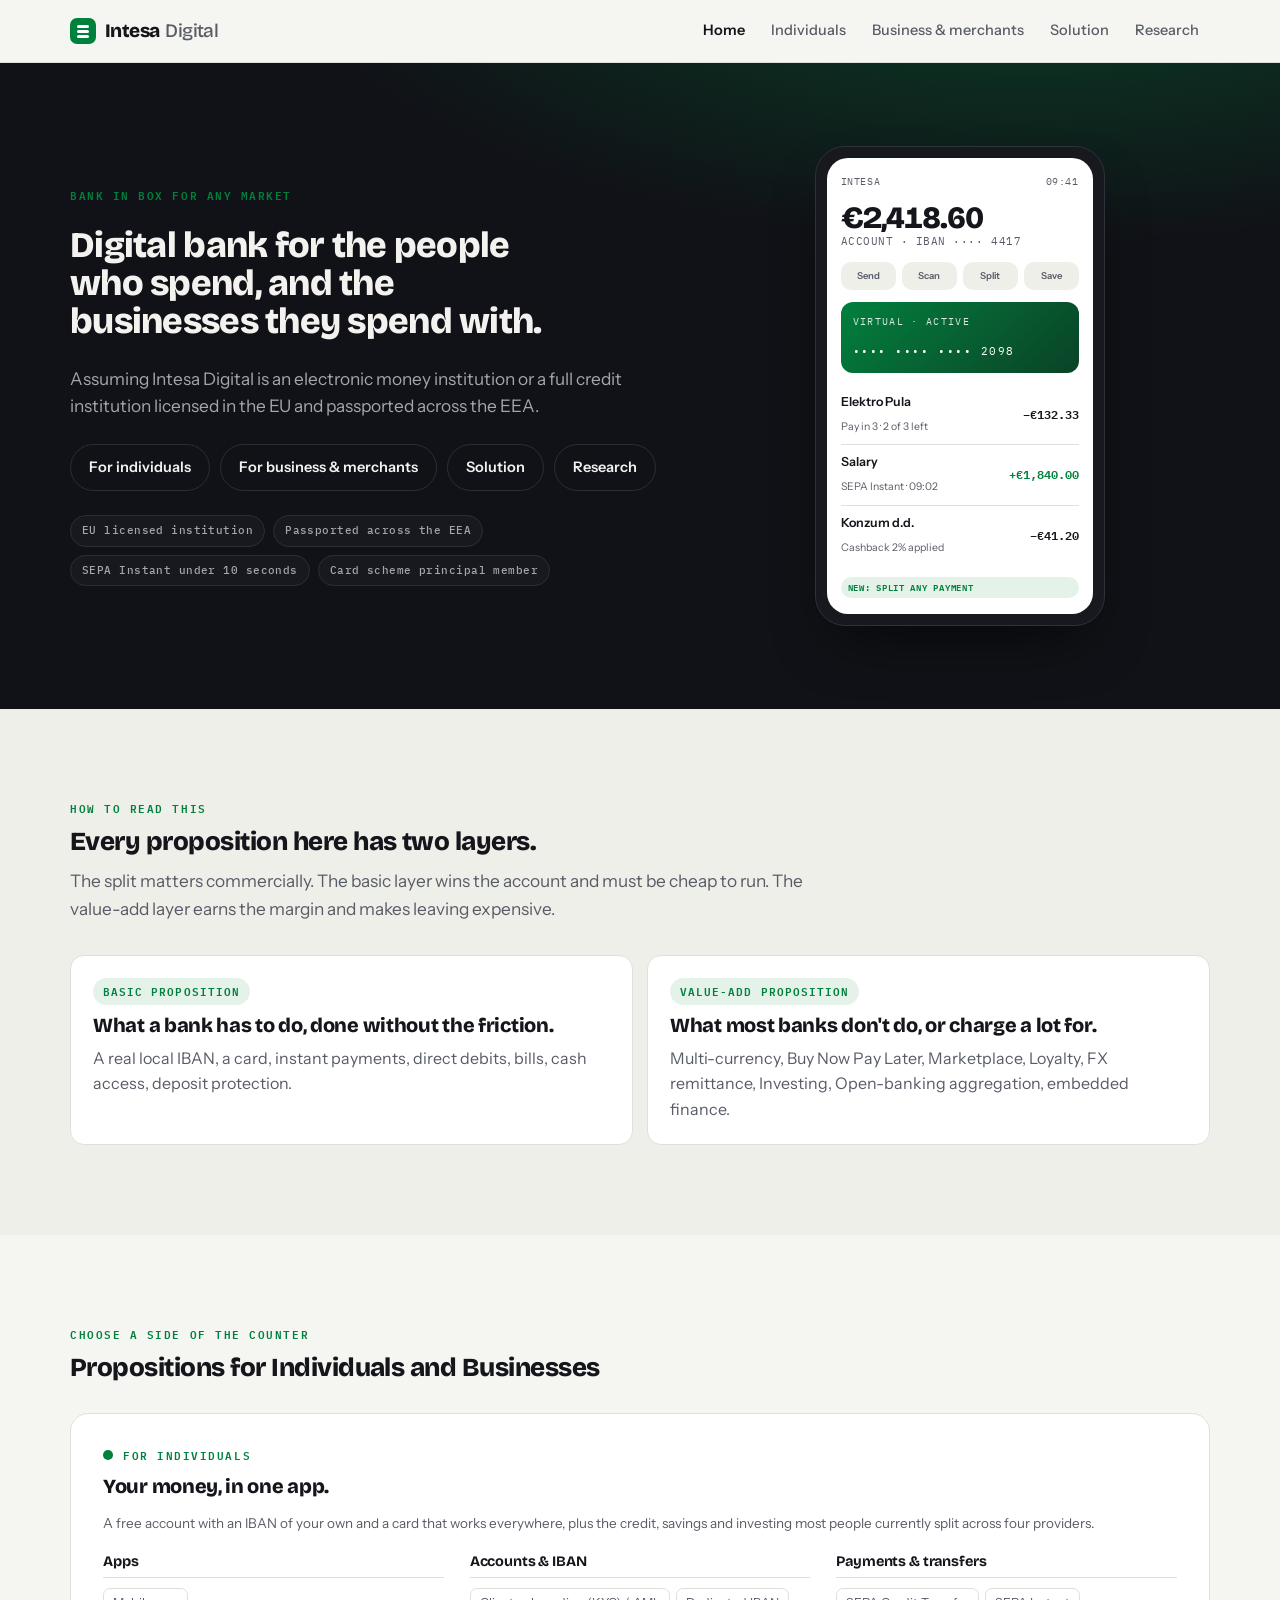
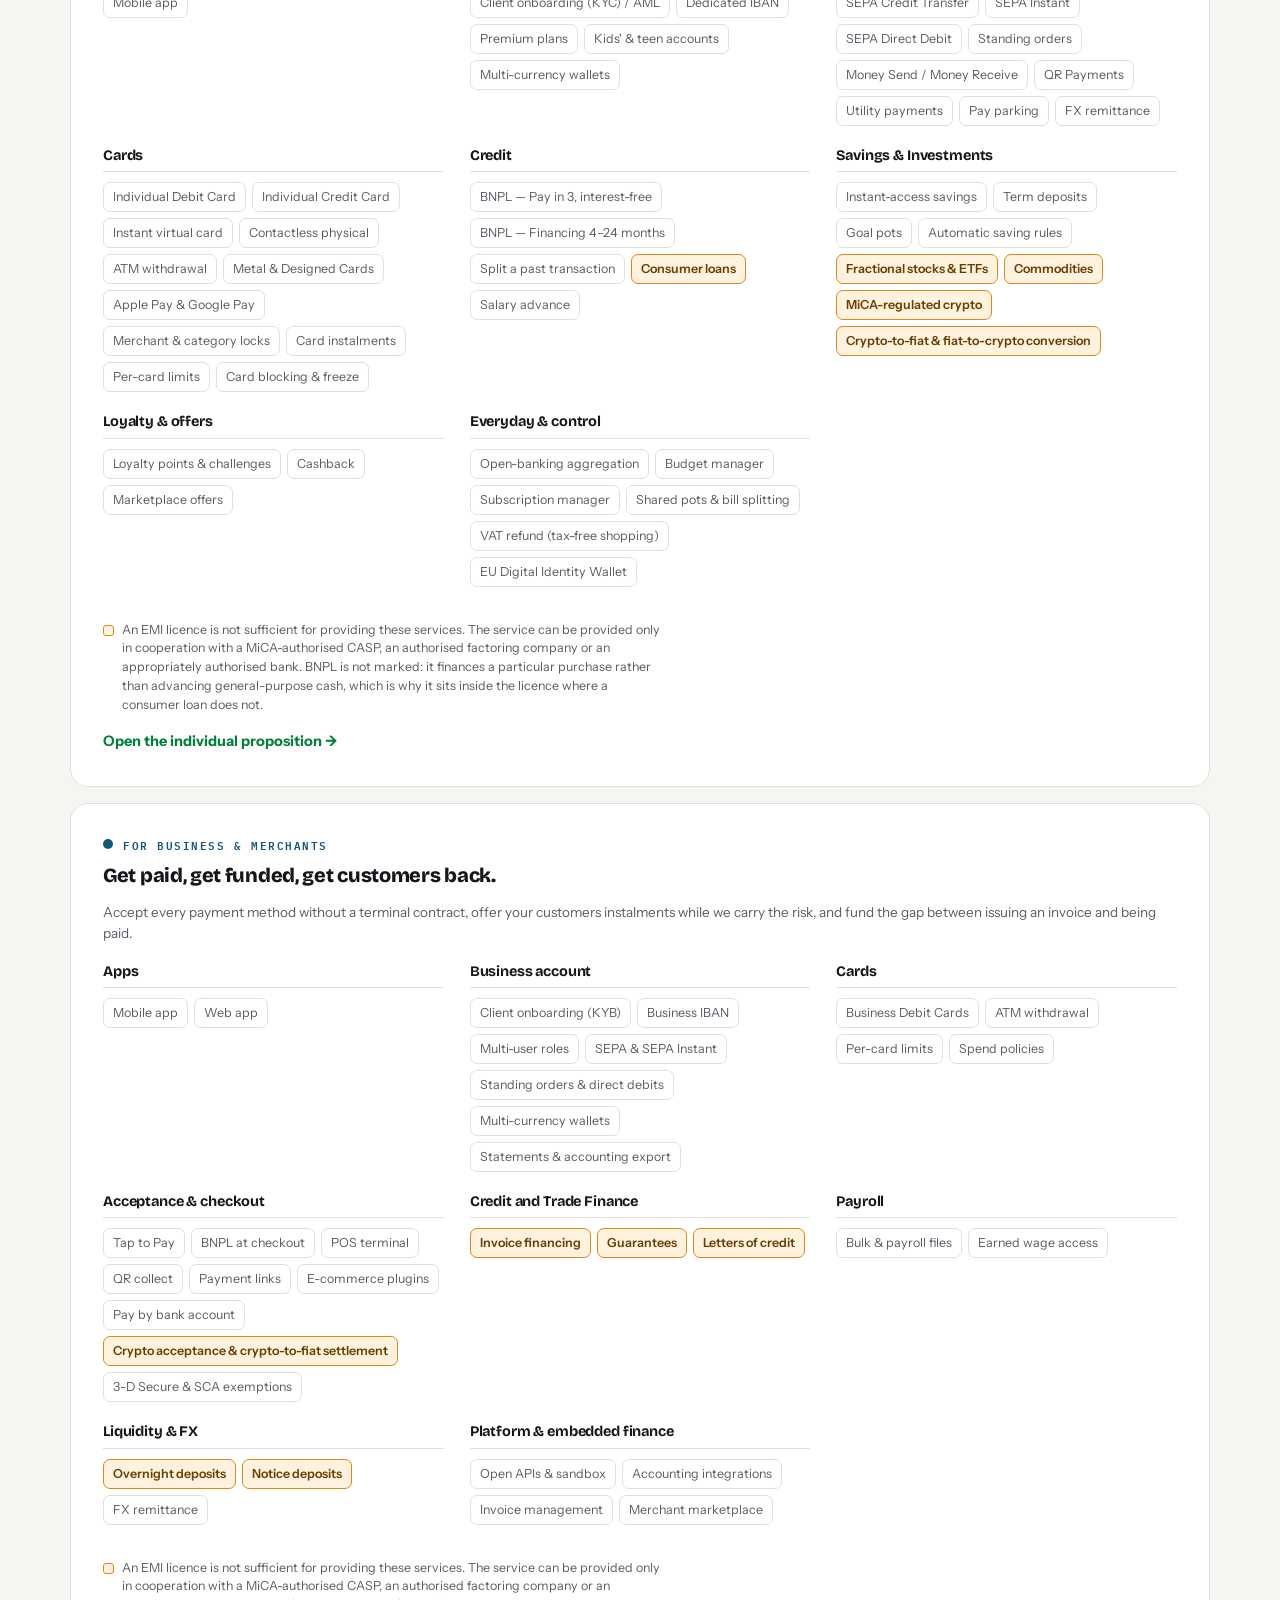
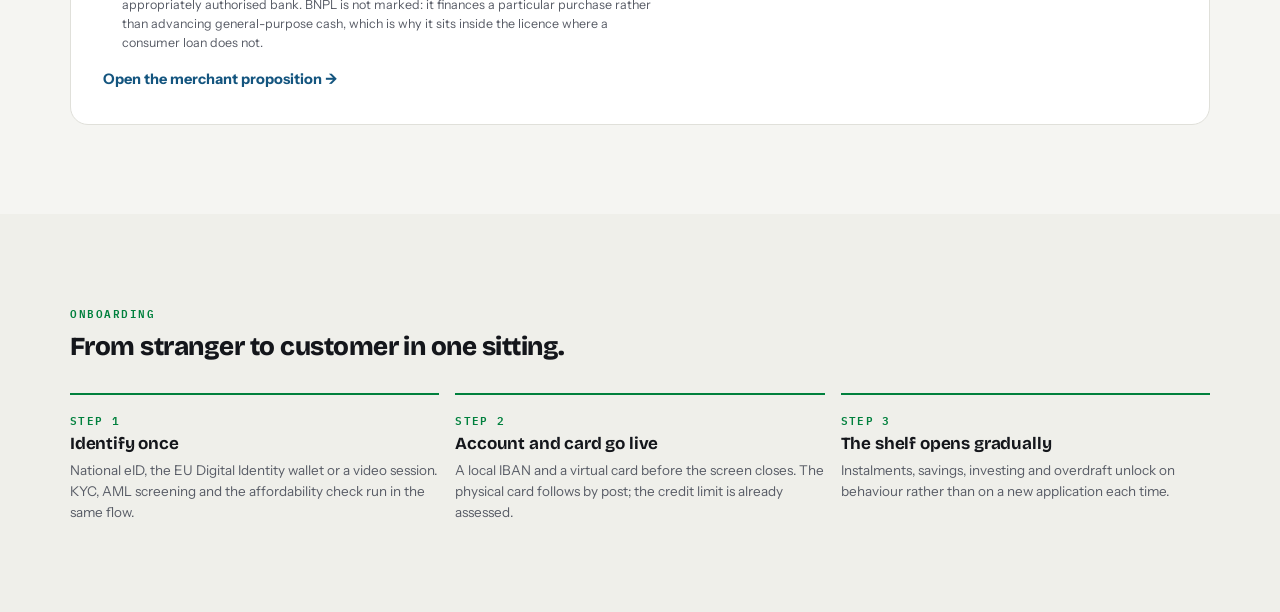
<file: index.html>
<!doctype html>
<html lang="en">
<head>
<meta charset="utf-8">
<meta name="viewport" content="width=device-width, initial-scale=1, viewport-fit=cover">
<title>Intesa Digital Bank</title>
<meta name="description" content="Concept site for a new EU digital bank: one value proposition routing to a full individual proposition and a full merchant proposition, each split into basic and value-add layers.">
<meta name="theme-color" content="#00803D">
<link rel="preconnect" href="https://fonts.googleapis.com">
<link rel="preconnect" href="https://fonts.gstatic.com" crossorigin>
<link rel="stylesheet" href="https://fonts.googleapis.com/css2?family=Archivo:wght@600;700&family=Bricolage+Grotesque:opsz,wght@12..96,400..800&family=IBM+Plex+Mono:wght@500;600&family=Instrument+Sans:wght@400..700&display=swap">
<link rel="stylesheet" href="css/styles.css">
</head>
<body>

<header class="hdr">
  <div class="wrap hdr-in">
    <a class="brand" href="#home" data-nav="home"><span class="mark"></span><span class="brand-name">Intesa<em>Digital</em></span></a>
    <button class="menu-btn" id="menuBtn" aria-expanded="false" aria-controls="nav">Menu</button>
    <nav class="nav" id="nav">
      <a href="#home" data-nav="home">Home</a>
      <a href="#individuals" data-nav="individuals">Individuals</a>
      <a href="#business" data-nav="business">Business &amp; merchants</a>
      <a href="#solution" data-nav="solution">Solution</a>
        <a href="#research" data-nav="research">Research</a>
    </nav>
  </div>
</header>

<!-- ===================== HOME ===================== -->
<main id="page-home">
  <section class="hero">
    <div class="wrap hero-in">
      <div class="stack g24">
        <p class="eyebrow">Bank in box for any market</p>
        <h1 class="h-xl">Digital bank for the people who spend, and the businesses they spend with.</h1>
        <p class="lead">Assuming Intesa Digital is an electronic money institution or a full credit institution licensed in the EU and passported across the EEA.</p>
        <div class="ctas">
          <a class="btn btn-out" href="#individuals" data-nav="individuals">For individuals</a>
          <a class="btn btn-out" href="#business" data-nav="business">For business &amp; merchants</a>
          <a class="btn btn-out" href="#solution" data-nav="solution">Solution</a>
          <a class="btn btn-out" href="#research" data-nav="research">Research</a>
        </div>
        <ul class="chips">
          <li class="chip">EU licensed institution</li>
          <li class="chip">Passported across the EEA</li>
          <li class="chip">SEPA Instant under 10 seconds</li>
          <li class="chip">Card scheme principal member</li>
        </ul>
      </div>
      <div class="feat-media">
        <div class="phone">
          <div class="phone-screen">
            <div class="ph-top"><span>INTESA</span><span>09:41</span></div>
            <div>
              <div class="ph-bal tnum">€2,418.60</div>
              <div class="ph-sub">ACCOUNT · IBAN ···· 4417</div>
            </div>
            <div class="ph-actions">
              <div class="ph-act">Send</div><div class="ph-act">Scan</div><div class="ph-act">Split</div><div class="ph-act">Save</div>
            </div>
            <div class="ph-card">
              <div style="font-family:var(--f-mono);font-size:9.5px;letter-spacing:.14em;opacity:.85">VIRTUAL · ACTIVE</div>
              <div class="ph-no">•••• •••• •••• 2098</div>
            </div>
            <div>
              <div class="ph-row"><div><b>Elektro Pula</b><span>Pay in 3 · 2 of 3 left</span></div><div class="ph-amt">−€132.33</div></div>
              <div class="ph-row"><div><b>Salary</b><span>SEPA Instant · 09:02</span></div><div class="ph-amt ph-pos">+€1,840.00</div></div>
              <div class="ph-row"><div><b>Konzum d.d.</b><span>Cashback 2% applied</span></div><div class="ph-amt">−€41.20</div></div>
            </div>
            <span class="ph-pill">New: split any payment</span>
          </div>
        </div>
      </div>
    </div>
  </section>

  <!-- two layers -->
  <section class="band band--alt">
    <div class="wrap stack g32">
      <div class="stack g12">
        <p class="eyebrow">How to read this</p>
        <h2 class="h-lg">Every proposition here has two layers.</h2>
        <p class="lead">The split matters commercially. The basic layer wins the account and must be cheap to run. The value-add layer earns the margin and makes leaving expensive.</p>
      </div>
      <div class="grid g-2">
        <div class="layer">
          <span class="badge">Basic proposition</span>
          <h3 class="h-md">What a bank has to do, done without the friction.</h3>
          <p class="muted">A real local IBAN, a card, instant payments, direct debits, bills, cash access, deposit protection.</p>
        </div>
        <div class="layer">
          <span class="badge">Value-add proposition</span>
          <h3 class="h-md">What most banks don't do, or charge a lot for.</h3>
          <p class="muted">Multi-currency, Buy Now Pay Later, Marketplace, Loyalty, FX remittance, Investing, Open-banking aggregation, embedded finance.</p>
        </div>
      </div>
    </div>
  </section>

  <!-- routes -->
  <section class="band">
    <div class="wrap stack g32">
      <div class="stack g12">
        <p class="eyebrow">Choose a side of the counter</p>
        <h2 class="h-lg">Propositions for Individuals and Businesses</h2>
      </div>
      <div class="routes routes--one">
        <div class="route route--ind route--panel">
          <div class="route-top"><span class="dot"></span><p class="eyebrow">For individuals</p></div>
          <h3 class="h-md">Your money, in one app.</h3>
          <p class="muted small">A free account with an IBAN of your own and a card that works everywhere, plus the credit, savings and investing most people currently split across four providers.</p>
          <div class="fams">
          <div class="fam"><h4>Apps</h4>
            <ul><li>Mobile app</li></ul>
          </div>
          <div class="fam"><h4>Accounts &amp; IBAN</h4>
            <ul><li>Client onboarding (KYC) / AML</li><li>Dedicated IBAN</li><li>Premium plans</li><li>Kids' &amp; teen accounts</li><li>Multi-currency wallets</li></ul>
          </div>
          <div class="fam"><h4>Payments &amp; transfers</h4>
            <ul><li>SEPA Credit Transfer</li><li>SEPA Instant</li><li>SEPA Direct Debit</li><li>Standing orders</li><li>Money Send / Money Receive</li><li>QR Payments</li><li>Utility payments</li><li>Pay parking</li><li>FX remittance</li></ul>
          </div>
          <div class="fam"><h4>Cards</h4>
            <ul><li>Individual Debit Card</li><li>Individual Credit Card</li><li>Instant virtual card</li><li>Contactless physical</li><li>ATM withdrawal</li><li>Metal &amp; Designed Cards</li><li>Apple Pay &amp; Google Pay</li><li>Merchant &amp; category locks</li><li>Card instalments</li><li>Per-card limits</li><li>Card blocking &amp; freeze</li></ul>
          </div>
          <div class="fam"><h4>Credit</h4>
            <ul><li>BNPL &mdash; Pay in 3, interest-free</li><li>BNPL &mdash; Financing 4&ndash;24 months</li><li>Split a past transaction</li><li class="lic">Consumer loans</li><li>Salary advance</li></ul>
          </div>
          <div class="fam"><h4>Savings &amp; Investments</h4>
            <ul><li>Instant-access savings</li><li>Term deposits</li><li>Goal pots</li><li>Automatic saving rules</li><li class="lic">Fractional stocks &amp; ETFs</li><li class="lic">Commodities</li><li class="lic">MiCA-regulated crypto</li><li class="lic">Crypto-to-fiat &amp; fiat-to-crypto conversion</li></ul>
          </div>
          <div class="fam"><h4>Loyalty &amp; offers</h4>
            <ul><li>Loyalty points &amp; challenges</li><li>Cashback</li><li>Marketplace offers</li></ul>
          </div>
          <div class="fam"><h4>Everyday &amp; control</h4>
            <ul><li>Open-banking aggregation</li><li>Budget manager</li><li>Subscription manager</li><li>Shared pots &amp; bill splitting</li><li>VAT refund (tax-free shopping)</li><li>EU Digital Identity Wallet</li></ul>
          </div>
          </div>
            <p class="lic-key"><span class="lic-dot"></span>An EMI licence is not sufficient for providing these services. The service can be provided only in cooperation with a MiCA-authorised CASP, an authorised factoring company or an appropriately authorised bank. BNPL is not marked: it finances a particular purchase rather than advancing general-purpose cash, which is why it sits inside the licence where a consumer loan does not.</p>
          <a class="go" href="#individuals" data-nav="individuals">Open the individual proposition &rarr;</a>
        </div>
        <div class="route route--biz route--panel">
          <div class="route-top"><span class="dot"></span><p class="eyebrow">For business &amp; merchants</p></div>
          <h3 class="h-md">Get paid, get funded, get customers back.</h3>
          <p class="muted small">Accept every payment method without a terminal contract, offer your customers instalments while we carry the risk, and fund the gap between issuing an invoice and being paid.</p>
          <div class="fams">
          <div class="fam"><h4>Apps</h4>
            <ul><li>Mobile app</li><li>Web app</li></ul>
          </div>
          <div class="fam"><h4>Business account</h4>
            <ul><li>Client onboarding (KYB)</li><li>Business IBAN</li><li>Multi-user roles</li><li>SEPA &amp; SEPA Instant</li><li>Standing orders &amp; direct debits</li><li>Multi-currency wallets</li><li>Statements &amp; accounting export</li></ul>
          </div>
          <div class="fam"><h4>Cards</h4>
            <ul><li>Business Debit Cards</li><li>ATM withdrawal</li><li>Per-card limits</li><li>Spend policies</li></ul>
          </div>
          <div class="fam"><h4>Acceptance &amp; checkout</h4>
            <ul><li>Tap to Pay</li><li>BNPL at checkout</li><li>POS terminal</li><li>QR collect</li><li>Payment links</li><li>E-commerce plugins</li><li>Pay by bank account</li><li class="lic">Crypto acceptance &amp; crypto-to-fiat settlement</li><li>3-D Secure &amp; SCA exemptions</li></ul>
          </div>
          <div class="fam"><h4>Credit and Trade Finance</h4>
            <ul><li class="lic">Invoice financing</li><li class="lic">Guarantees</li><li class="lic">Letters of credit</li></ul>
          </div>
          <div class="fam"><h4>Payroll</h4>
            <ul><li>Bulk &amp; payroll files</li><li>Earned wage access</li></ul>
          </div>
          <div class="fam"><h4>Liquidity &amp; FX</h4>
            <ul><li class="lic">Overnight deposits</li><li class="lic">Notice deposits</li><li>FX remittance</li></ul>
          </div>
          <div class="fam"><h4>Platform &amp; embedded finance</h4>
            <ul><li>Open APIs &amp; sandbox</li><li>Accounting integrations</li><li>Invoice management</li><li>Merchant marketplace</li></ul>
          </div>
          </div>
            <p class="lic-key"><span class="lic-dot"></span>An EMI licence is not sufficient for providing these services. The service can be provided only in cooperation with a MiCA-authorised CASP, an authorised factoring company or an appropriately authorised bank. BNPL is not marked: it finances a particular purchase rather than advancing general-purpose cash, which is why it sits inside the licence where a consumer loan does not.</p>
          <a class="go" href="#business" data-nav="business">Open the merchant proposition &rarr;</a>
        </div>
      </div>
        </div>
  </section>

  <!-- steps -->
  <section class="band band--alt">
    <div class="wrap stack g32">
      <div class="stack g12">
        <p class="eyebrow">Onboarding</p>
        <h2 class="h-lg">From stranger to customer in one sitting.</h2>
      </div>
      <div class="steps">
        <div class="step"><span class="n">STEP 1</span><h3 class="h-sm">Identify once</h3><p class="muted small">National eID, the EU Digital Identity wallet or a video session. KYC, AML screening and the affordability check run in the same flow.</p></div>
        <div class="step"><span class="n">STEP 2</span><h3 class="h-sm">Account and card go live</h3><p class="muted small">A local IBAN and a virtual card before the screen closes. The physical card follows by post; the credit limit is already assessed.</p></div>
        <div class="step"><span class="n">STEP 3</span><h3 class="h-sm">The shelf opens gradually</h3><p class="muted small">Instalments, savings, investing and overdraft unlock on behaviour rather than on a new application each time.</p></div>
      </div>
    </div>
  </section>


</main>

<!-- ===================== INDIVIDUALS ===================== -->
<main id="page-individuals" hidden>
  <section class="hero">
    <div class="wrap hero-in">
      <div class="stack g24">
        <p class="eyebrow">For individuals</p>
        <h1 class="h-xl">Your money, in one app.</h1>
        <p class="lead">A free account with an IBAN of your own, a card that works everywhere, and the credit, savings and investing that most people currently keep at four different providers. Opened from your phone, in minutes.</p>
        <div class="ctas">
          <a class="btn btn-out" href="#home" data-nav="home">Home</a>
          <a class="btn btn-pri" href="#individuals" data-nav="individuals">For individuals</a>
          <a class="btn btn-out" href="#business" data-nav="business">For business &amp; merchants</a>
          <a class="btn btn-out" href="#solution" data-nav="solution">Solution</a>
          <a class="btn btn-out" href="#research" data-nav="research">Research</a>
        </div>
        <ul class="chips">
          <li class="chip">Free account, real IBAN</li>
          <li class="chip">Card included</li>
          <li class="chip">Pay in 3, interest-free</li>
          <li class="chip">Passported across the EEA</li>
        </ul>
      </div>
      <div class="feat-media">
        <div class="phone">
          <div class="phone-screen">
            <div class="ph-top"><span>ACCOUNTS</span><span>ALL IN ONE VIEW</span></div>
            <div>
              <div class="ph-bal tnum">€7,902.41</div>
              <div class="ph-sub">NET WORTH · 3 BANKS CONNECTED</div>
            </div>
            <div>
              <div class="ph-row"><div><b>Intesa current</b><span>IBAN ···· 4417</span></div><div class="ph-amt">€2,418.60</div></div>
              <div class="ph-row"><div><b>Savings pot · Zima</b><span>2.10% · instant access</span></div><div class="ph-amt">€3,150.00</div></div>
              <div class="ph-row"><div><b>Invest · ETF plan</b><span>+4.8% this year</span></div><div class="ph-amt ph-pos">€2,041.81</div></div>
              <div class="ph-row"><div><b>Other bank (open banking)</b><span>Read-only</span></div><div class="ph-amt">€292.00</div></div>
            </div>
            <div class="ph-actions">
              <div class="ph-act">Split</div><div class="ph-act">Invest</div><div class="ph-act">Borrow</div><div class="ph-act">Insure</div>
            </div>
            <span class="ph-pill">Pay in 3 available &middot; &euro;1,200</span>
          </div>
        </div>
      </div>
    </div>
  </section>

  <section class="band">
    <div class="wrap stack g32">
      <div class="stack g12">
        <p class="eyebrow">Basic proposition (MVP)</p>
        <h2 class="h-lg">What a bank has to do, from day one.</h2>
        <p class="lead">None of this is a differentiator on its own. All of it has to be flawless, because it is what the account is judged on in the first week.</p>
      </div>
      <div class="grid g-3">
          <div class="card">
            <h3>Apps</h3>
            <p>The bank in your pocket, on iOS and Android.</p>
            <div class="taglist"><span class="tag">Mobile app</span></div>
          </div>
          <div class="card">
            <h3>Account &amp; IBAN</h3>
            <p>Getting the customer through the door, and giving them an IBAN of their own.</p>
            <div class="taglist"><span class="tag">Client onboarding (KYC) / AML</span><span class="tag">Dedicated IBAN</span></div>
          </div>
          <div class="card">
            <h3>Payments</h3>
            <p>Every rail a household actually uses, instant and around the clock.</p>
            <div class="taglist"><span class="tag">SEPA Credit Transfer</span><span class="tag">SEPA Instant</span><span class="tag">Standing orders</span><span class="tag">Money Send / Money Receive</span><span class="tag">QR Payments</span><span class="tag">Utility payments</span></div>
          </div>
          <div class="card">
            <h3>Cards</h3>
            <p>A card live before the signup screen closes, with the controls that stop it becoming a liability.</p>
            <div class="taglist"><span class="tag">Individual Debit Card</span><span class="tag">Instant virtual card</span><span class="tag">Contactless physical</span><span class="tag">ATM withdrawal</span><span class="tag">Apple Pay &amp; Google Pay</span><span class="tag">Per-card limits</span><span class="tag">Card blocking &amp; freeze</span></div>
          </div>
          <div class="card">
            <h3>Deposits</h3>
            <p>Interest on the balance that would otherwise sit idle in the payment account.</p>
            <div class="taglist"><span class="tag">Instant-access savings</span><span class="tag">Term deposits</span></div>
          </div>
          <div class="card">
            <h3>Credit</h3>
            <p>Instalments offered at the point of purchase &mdash; interest-free over three, or over a longer term.</p>
            <div class="taglist"><span class="tag">BNPL &mdash; Pay in 3, interest-free</span><span class="tag">BNPL &mdash; Financing 4&ndash;24 months</span></div>
          </div>
          <div class="card">
            <h3>Loyalty &amp; offers</h3>
            <p>The reasons to put the spending on this card rather than somebody else&rsquo;s.</p>
            <div class="taglist"><span class="tag">Loyalty points &amp; challenges</span><span class="tag">Cashback</span><span class="tag">Marketplace offers</span></div>
          </div>
      </div>
    </div>
  </section>

  <section class="band band--alt">
    <div class="wrap stack g32">
      <div class="stack g12">
        <p class="eyebrow">Value-add proposition</p>
        <h2 class="h-lg">The reasons to make it the main account.</h2>
        <p class="lead">This is where the relationship deepens, where the revenue per customer comes from, and where a competitor cannot follow by cutting a fee.</p>
      </div>
      <div class="grid g-3">
          <div class="card">
            <h3>Account tiers &amp; households</h3>
            <p>The paid relationship, and the accounts that belong to a family rather than a person.</p>
            <div class="taglist"><span class="tag">Premium plans</span><span class="tag">Kids' &amp; teen accounts</span><span class="tag">Multi-currency wallets</span></div>
          </div>
          <div class="card">
            <h3>Payments, extended</h3>
            <p>Letting billers collect under mandate, and the payments people make outside the bill cycle.</p>
            <div class="taglist"><span class="tag">SEPA Direct Debit</span><span class="tag">Pay parking</span><span class="tag">FX remittance</span></div>
          </div>
          <div class="card">
            <h3>Cards, extended</h3>
            <p>The card as an object people choose, as a spending control they set themselves, and as a way to pay over time.</p>
            <div class="taglist"><span class="tag">Individual Credit Card</span><span class="tag">Metal &amp; Designed Cards</span><span class="tag">Merchant &amp; category locks</span><span class="tag">Card instalments</span></div>
          </div>
          <div class="card">
            <h3>Credit, extended</h3>
            <p>Borrowing beyond the basket, decided on data the bank already holds.</p>
            <div class="taglist"><span class="tag">Split a past transaction</span><span class="tag lic">Consumer loans</span><span class="tag">Salary advance</span></div>
          </div>
          <div class="card">
            <h3>Savings &amp; Investments</h3>
            <p>Somewhere for the money to go once this is the main account.</p>
            <div class="taglist"><span class="tag">Goal pots</span><span class="tag">Automatic saving rules</span><span class="tag lic">Fractional stocks &amp; ETFs</span><span class="tag lic">Commodities</span><span class="tag lic">MiCA-regulated crypto</span><span class="tag lic">Crypto-to-fiat &amp; fiat-to-crypto conversion</span></div>
          </div>
          <div class="card">
            <h3>Everyday &amp; control</h3>
            <p>The reasons to open the app on a day with nothing to pay.</p>
            <div class="taglist"><span class="tag">Open-banking aggregation</span><span class="tag">Budget manager</span><span class="tag">Subscription manager</span><span class="tag">Shared pots &amp; bill splitting</span><span class="tag">VAT refund (tax-free shopping)</span><span class="tag">EU Digital Identity Wallet</span></div>
          </div>
      </div>
        
            <p class="lic-key"><span class="lic-dot"></span>An EMI licence is not sufficient for providing these services. The service can be provided only in cooperation with a MiCA-authorised CASP, an authorised factoring company or an appropriately authorised bank. BNPL is not marked: it finances a particular purchase rather than advancing general-purpose cash, which is why it sits inside the licence where a consumer loan does not.</p></div>
  </section>

  <!-- plans -->
  <section class="band band--alt" id="plans-ind">
    <div class="wrap stack g32">
      <div class="stack g12">
        <p class="eyebrow">Plans</p>
        <h2 class="h-lg">The basics are free. The value-add is where the plan matters.</h2>
        <p class="note">Illustrative pricing for the proof of concept.</p>
      </div>
      <div class="plans">
        <div class="plan">
          <h3 class="h-sm">Basic</h3>
          <div class="price">€0 <small>/ month</small></div>
          <p class="muted small">The whole basic proposition, permanently free.</p>
          <ul>
            <li>Account, local IBAN, virtual and physical card</li>
            <li>SEPA and SEPA Instant payments</li>
            <li>Pay in 3 and instalment financing</li>
            <li>Savings pots and round-ups</li>
            <li>Open banking view of other accounts</li>
          </ul>
        </div>
        <div class="plan hi">
          <h3 class="h-sm">Plus</h3>
          <div class="price">€4.99 <small>/ month</small></div>
          <p class="muted small">For people who travel, invest and pay in more than one currency.</p>
          <ul>
            <li>Everything in Basic</li>
            <li>Multi-currency wallets, larger FX allowance</li>
            <li>Investing with no platform fee</li>
            <li>Merchant and category locks</li>
            <li>Marketplace offers at member rates</li>
            <li>Priority support</li>
          </ul>
        </div>
        <div class="plan">
          <h3 class="h-sm">Metal</h3>
          <div class="price">€14.99 <small>/ month</small></div>
          <p class="muted small">For higher balances and the household, not just the individual.</p>
          <ul>
            <li>Everything in Plus</li>
            <li>Metal card, higher cashback rate</li>
            <li>VAT refund on tax-free shopping</li>
            <li>Travel and lifestyle perks through the marketplace</li>
            <li>Up to five accounts for children</li>
            <li>Preferential rate on loans</li>
          </ul>
        </div>
      </div>
    </div>
  </section>

  <!-- cross sell -->

  </main>

<!-- ===================== BUSINESS ===================== -->
<main id="page-business" hidden>
  <section class="hero">
    <div class="wrap hero-in">
      <div class="stack g24">
        <p class="eyebrow">For business &amp; merchants</p>
        <h1 class="h-xl">Get paid, get funded, get the customers back through the door.</h1>
        <p class="lead">Accept every payment method without a terminal contract. Offer your customers interest-free instalments while we carry the credit risk and settle you in full. Finance the gap between issuing an invoice and being paid, and trade across a border on our guarantee.</p>
        <div class="ctas">
          <a class="btn btn-out" href="#home" data-nav="home">Home</a>
          <a class="btn btn-out" href="#individuals" data-nav="individuals">For individuals</a>
          <a class="btn btn-pri" href="#business" data-nav="business">For business &amp; merchants</a>
          <a class="btn btn-out" href="#solution" data-nav="solution">Solution</a>
          <a class="btn btn-out" href="#research" data-nav="research">Research</a>
        </div>
        <ul class="chips">
          <li class="chip">No setup fee, no terminal rental</li>
          <li class="chip">Tap to Pay in minutes</li>
          <li class="chip">Instalments funded by us</li>
          <li class="chip">Business IBAN included</li>
        </ul>
      </div>
      <div class="feat-media">
        <div class="phone">
          <div class="phone-screen">
            <div class="ph-top"><span>TODAY · TILL 1</span><span>17:04</span></div>
            <div><div class="ph-bal tnum">€3,146.80</div><div class="ph-sub">TAKINGS · 84 TRANSACTIONS</div></div>
            <div class="ph-actions">
              <div class="ph-act">Charge</div><div class="ph-act">QR</div><div class="ph-act">Link</div><div class="ph-act">Refund</div>
            </div>
            <div>
              <div class="ph-row"><div><b>Card · Tap to Pay</b><span>61 payments</span></div><div class="ph-amt">€2,104.00</div></div>
              <div class="ph-row"><div><b>Pay in 3</b><span>7 baskets · settled in full</span></div><div class="ph-amt ph-pos">€812.80</div></div>
              <div class="ph-row"><div><b>Pay by bank</b><span>16 payments · lower cost</span></div><div class="ph-amt">€230.00</div></div>
              <div class="ph-row"><div><b>Settlement tomorrow</b><span>Or instant for a fee</span></div><div class="ph-amt">€3,091.49</div></div>
            </div>
            <span class="ph-pill">Invoice financing available · €14,000</span>
          </div>
        </div>
      </div>
    </div>
  </section>

  <section class="band">
    <div class="wrap stack g32">
      <div class="stack g12">
        <p class="eyebrow">Basic proposition (MVP)</p>
        <h2 class="h-lg">Get paid and pay, properly, from day one.</h2>
        <p class="lead">Everything a business needs in its first week: an account its team can share, every way for a customer to pay, and a card for each person with a ceiling on it.</p>
      </div>
      <div class="grid g-2">
          <div class="card">
            <h3>Apps</h3>
            <p>The till in your pocket, and the dashboard on a desk.</p>
            <div class="taglist"><span class="tag">Mobile app</span><span class="tag">Web app</span></div>
          </div>
          <div class="card">
            <h3>Business account</h3>
            <p>Verified against the company register, opened online, run by more than one person, and exportable to whoever does the books.</p>
            <div class="taglist"><span class="tag">Client onboarding (KYB)</span><span class="tag">Business IBAN</span><span class="tag">Multi-user roles</span><span class="tag">SEPA &amp; SEPA Instant</span><span class="tag">Standing orders &amp; direct debits</span><span class="tag">Statements &amp; accounting export</span></div>
          </div>
          <div class="card">
            <h3>Acceptance &amp; checkout</h3>
            <p>Every way a customer can pay, without a terminal contract.</p>
            <div class="taglist"><span class="tag">Tap to Pay</span><span class="tag">BNPL at checkout</span><span class="tag">QR collect</span><span class="tag">Payment links</span><span class="tag">E-commerce plugins</span><span class="tag">3-D Secure &amp; SCA exemptions</span></div>
          </div>
          <div class="card">
            <h3>Cards</h3>
            <p>A card per person or per project, each with a ceiling and a spending policy you set.</p>
            <div class="taglist"><span class="tag">Business Debit Cards</span><span class="tag">ATM withdrawal</span><span class="tag">Per-card limits</span><span class="tag">Spend policies</span></div>
          </div>
      </div>
    </div>
  </section>

  <section class="band band--alt">
    <div class="wrap stack g32">
      <div class="stack g12">
        <p class="eyebrow">Value-add proposition</p>
        <h2 class="h-lg">The reasons a merchant stays.</h2>
        <p class="lead">Acceptance is a commodity and the rate will be undercut. What cannot be undercut is a bank that sends customers, funds the basket and carries the working capital in between.</p>
      </div>
      <div class="grid g-3">
          <div class="card">
            <h3>Acceptance, extended</h3>
            <p>The counter that needs real hardware, and the rail that costs a fraction of a card.</p>
            <div class="taglist"><span class="tag">POS terminal</span><span class="tag">Pay by bank account</span><span class="tag lic">Crypto acceptance &amp; crypto-to-fiat settlement</span></div>
          </div>
          <div class="card">
            <h3>Credit and Trade Finance</h3>
            <p>Working capital against invoices already issued, and the instruments a business needs to trade across a border.</p>
            <div class="taglist"><span class="tag lic">Invoice financing</span><span class="tag lic">Guarantees</span><span class="tag lic">Letters of credit</span></div>
          </div>
          <div class="card">
            <h3>Payroll</h3>
            <p>Paying the team, and letting them draw what they have already earned.</p>
            <div class="taglist"><span class="tag">Bulk &amp; payroll files</span><span class="tag">Earned wage access</span></div>
          </div>
          <div class="card">
            <h3>Payments at scale</h3>
            <p>Paying out, in bulk and in more than one currency.</p>
            <div class="taglist"><span class="tag">Multi-currency wallets</span></div>
          </div>
          <div class="card">
            <h3>Liquidity &amp; FX</h3>
            <p>Surplus cash earning overnight or at short notice, and money moving across a border.</p>
            <div class="taglist"><span class="tag lic">Overnight deposits</span><span class="tag lic">Notice deposits</span><span class="tag">FX remittance</span></div>
          </div>
          <div class="card">
            <h3>Platform &amp; embedded finance</h3>
            <p>The bank as infrastructure inside somebody else&rsquo;s product.</p>
            <div class="taglist"><span class="tag">Open APIs &amp; sandbox</span><span class="tag">Accounting integrations</span><span class="tag">Invoice management</span><span class="tag">Merchant marketplace</span></div>
          </div>
      </div>
        
            <p class="lic-key"><span class="lic-dot"></span>An EMI licence is not sufficient for providing these services. The service can be provided only in cooperation with a MiCA-authorised CASP, an authorised factoring company or an appropriately authorised bank. BNPL is not marked: it finances a particular purchase rather than advancing general-purpose cash, which is why it sits inside the licence where a consumer loan does not.</p></div>
  </section>

  <!-- tiers -->
  <section class="band band--alt" id="tiers-biz">
    <div class="wrap stack g32">
      <div class="stack g12">
        <p class="eyebrow">Which profile fits</p>
        <h2 class="h-lg">Start as a merchant, grow into a platform.</h2>
        <p class="note">Illustrative pricing for the proof of concept.</p>
      </div>
      <div class="plans">
        <div class="plan">
          <h3 class="h-sm">Merchant</h3>
          <div class="price">€0 <small>/ month + per-transaction rate</small></div>
          <p class="muted small">Single location, counter or market stall, one or two people.</p>
          <ul>
            <li>Business account and IBAN</li>
            <li>Tap to Pay, QR and payment links</li>
            <li>Instalments offered at your checkout</li>
            <li>Next-day settlement</li>
            <li>Dashboard, exports and invoice management</li>
          </ul>
        </div>
        <div class="plan hi">
          <h3 class="h-sm">Business</h3>
          <div class="price">€29 <small>/ month + lower rate</small></div>
          <p class="muted small">Several tills or locations, staff to pay, stock to finance.</p>
          <ul>
            <li>Everything in Merchant</li>
            <li>Volume-tiered rates and cashback</li>
            <li>Invoice financing</li>
            <li>Team cards with spend policies and limits</li>
            <li>Bulk and payroll files, and earned wage access</li>
            <li>Listing and offers in the consumer app</li>
          </ul>
        </div>
        <div class="plan">
          <h3 class="h-sm">Platform</h3>
          <div class="price">Negotiated</div>
          <p class="muted small">Marketplaces, chains, software vendors and anyone embedding finance.</p>
          <ul>
            <li>Everything in Business</li>
            <li>Open APIs and sandbox</li>
            <li>Card issuing for your own customers</li>
            <li>BNPL at checkout, branded as yours</li>
            <li>Marketplace split payouts</li>
            <li>Named relationship manager and reviewed pricing</li>
          </ul>
        </div>
      </div>
    </div>
  </section>

  <!-- cross sell -->

  </main>


<!-- ===================== SOLUTION ===================== -->
<main id="page-solution" hidden>
  <section class="hero">
    <div class="wrap hero-in hero-in--wide">
      <div class="stack g24">
        <p class="eyebrow">Solution</p>
        <h1 class="h-xl">A core of our own, one layer at a time.</h1>
        <p class="lead">Lending and decisioning are built and running. Phase I is everything that turns them into a bank &mdash; the ledger, clients, accounts, fees, the front ends and the integrations to the payment and card processors. Phase II extends the reach.</p>
        <div class="ctas">
          <a class="btn btn-out" href="#home" data-nav="home">Home</a>
          <a class="btn btn-out" href="#individuals" data-nav="individuals">For individuals</a>
          <a class="btn btn-out" href="#business" data-nav="business">For business &amp; merchants</a>
          <a class="btn btn-pri" href="#solution" data-nav="solution">Solution</a>
          <a class="btn btn-out" href="#research" data-nav="research">Research</a>
        </div>
      </div>
    </div>
  </section>

  <section class="band">
    <div class="wrap stack g32">
      <div class="stack g12">
        <p class="eyebrow">Microservice architecture</p>
        <h2 class="h-lg">Microservice diagram</h2>
        <p class="lead">Services, the systems they reach and the boundaries between them. Colour marks when each one arrives &mdash; what already runs, what Phase I builds, what waits for Phase II.</p>
      </div>
      <figure class="arch-fig">
<svg class="arch-svg" viewBox="0 0 2147 612" xmlns="http://www.w3.org/2000/svg" role="img" aria-label="Target architecture — high level" xmlns:c2pa="http://c2pa.org/manifest"><metadata><c2pa:manifest>[base64]/[base64]/jwnwqEZLD/[base64]/BVjya6pK896OBoPW+M8AAACAY2JvcqVjYWxnZnNoYTI1NmNwYWRNAAAAAAAAAAAAAAAAAGRoYXNoWCBmZIvXDdB8rWJyl9lR/[base64]/fErVxlbXSquKJjdXJseCpzZWxmI2p1bWJmPWMycGEuYXNzZXJ0aW9ucy9jMnBhLmFjdGlvbnMudjJkaGFzaFggIT1wq/RJn+DRqRZOGmoHR7sdPspgpxPwsEb4/[base64]/[base64]/3cyjxFA3Qo5S46fX0/ihY0VZ7mfb9KF703t5OjWDBWMA4GA1UdDwEB/wQEAwIHgDAVBgNVHSUEDjAMBgorBgEEAYPoXgIBMAwGA1UdEwEB/wQCMAAwHwYDVR0jBBgwFoAUzlHiBIFOZFsj+OPEz5o+nMHXXMIwCgYIKoZIzj0EAwMDZwAwZAIwMXMdFJ4BetLLVY7ORuE9noqbbAZOZn/aArXyTwFAZfKrPzxF2vPoJNf1+UCdg1XGAjBwX1zd9WGqYkqmL5SFqw1QySjr1zJfpJM9+1rdDwSPLMOPOjKuiXjoU/[base64]/dmZv029r2ODmquUvybEUg6DOHE=</c2pa:manifest></metadata>
<title>Target architecture — high level</title>
<g font-family="Instrument Sans, Helvetica, Arial, sans-serif" fill="#1A1A1A">
<rect x="714.0" y="111.06000000000006" width="1154.0" height="78.0" rx="0" fill="#fff2cc" stroke="#d6b656" stroke-width="1.0"/>
<rect x="379.28" y="148.27000000000007" width="130.0" height="257.79" rx="0" fill="#fff2cc" stroke="#d6b656" stroke-width="1.0"/>
<rect x="546.7" y="149.18000000000006" width="130.0" height="257.79" rx="0" fill="#fff2cc" stroke="#d6b656" stroke-width="1.0"/>
<rect x="1902.5000000000002" y="195.68000000000006" width="130.0" height="156.04" rx="0" fill="#fff2cc" stroke="#d6b656" stroke-width="1.0"/>
<rect x="712.0" y="204.06000000000006" width="1154.0" height="144.0" rx="0" fill="#fff2cc" stroke="#d6b656" stroke-width="1.0"/>
<rect x="709.0" y="369.06000000000006" width="1154.0" height="84.0" rx="0" fill="#fff2cc" stroke="#d6b656" stroke-width="1.0"/>
<rect x="1099.0" y="24.0" width="120.0" height="60.0" rx="6" fill="#E6E6E6" stroke="#36393d" stroke-width="1.0"/>
<text x="1159.0" y="54.0" text-anchor="middle" dominant-baseline="central" font-size="12" font-weight="500">FX</text>
<rect x="1226.0" y="24.000000000000057" width="120.0" height="60.0" rx="6" fill="#E6E6E6" stroke="#36393d" stroke-width="1.0"/>
<text x="1286.0" y="54.0" text-anchor="middle" dominant-baseline="central" font-size="12" font-weight="500">Trade Finance</text>
<rect x="1353.0" y="24.000000000000057" width="120.0" height="60.0" rx="6" fill="#E6E6E6" stroke="#36393d" stroke-width="1.0"/>
<text x="1413.0" y="54.0" text-anchor="middle" dominant-baseline="central" font-size="12" font-weight="500">Crypto exchange</text>
<rect x="1479.0" y="24.000000000000057" width="120.0" height="60.0" rx="6" fill="#E6E6E6" stroke="#36393d" stroke-width="1.0"/>
<text x="1539.0" y="54.0" text-anchor="middle" dominant-baseline="central" font-size="12" font-weight="500">Stock trading</text>
<rect x="969.5799999999999" y="24.000000000000057" width="120.0" height="60.0" rx="6" fill="#E6E6E6" stroke="#36393d" stroke-width="1.0"/>
<text x="1029.6" y="54.0" text-anchor="middle" dominant-baseline="central" font-size="12" font-weight="500">Treasury</text>
<rect x="1610.0" y="24.000000000000114" width="120.0" height="60.0" rx="6" fill="#E6E6E6" stroke="#82b366" stroke-width="1.0"/>
<text x="1670.0" y="54.0" text-anchor="middle" dominant-baseline="central" font-size="12" font-weight="500">InfoBip</text>
<text x="194.0" y="66.8" text-anchor="middle" dominant-baseline="central" font-size="12" font-weight="700">Frond-End</text>
<text x="606.7" y="123.1" text-anchor="middle" dominant-baseline="central" font-size="12" font-weight="700">API Gateway Layer</text>
<text x="440.5" y="115.7" text-anchor="middle" dominant-baseline="central" font-size="12" font-weight="700">Sirius Mixer / BPM</text>
<text x="440.5" y="130.5" text-anchor="middle" dominant-baseline="central" font-size="12" font-weight="700">Orchestration</text>
<rect x="137.0" y="108.72000000000006" width="120.0" height="60.0" rx="6" fill="#D4E1F5" stroke="#7EA6E0" stroke-width="1.0"/>
<text x="197.0" y="138.7" text-anchor="middle" dominant-baseline="central" font-size="12" font-weight="500">Mobile Android</text>
<rect x="282.0" y="109.06000000000006" width="50.0" height="290.0" rx="0" fill="#e3c800" stroke="#B09500" stroke-width="1.0"/>
<text transform="translate(307.0,254.1) rotate(-90)" text-anchor="middle" dominant-baseline="central" font-size="12" font-weight="700">Authentication</text>
<text x="810.0" y="129.1" text-anchor="middle" dominant-baseline="central" font-size="12" font-weight="700">Future possible integrations</text>
<rect x="1480.0" y="119.06000000000006" width="120.0" height="60.0" rx="6" fill="#E6E6E6" stroke="#82b366" stroke-width="1.0"/>
<text x="1540.0" y="141.6" text-anchor="middle" dominant-baseline="central" font-size="12" font-weight="500">Stock trading</text>
<text x="1540.0" y="156.5" text-anchor="middle" dominant-baseline="central" font-size="12" font-weight="500">integration</text>
<rect x="1609.0" y="119.43" width="120.0" height="60.0" rx="6" fill="#E6E6E6" stroke="#82b366" stroke-width="1.0"/>
<text x="1669.0" y="142.0" text-anchor="middle" dominant-baseline="central" font-size="12" font-weight="500">Notification</text>
<text x="1669.0" y="156.9" text-anchor="middle" dominant-baseline="central" font-size="12" font-weight="500">integration</text>
<rect x="1101.2" y="120.06000000000006" width="120.0" height="60.0" rx="6" fill="#E6E6E6" stroke="#82b366" stroke-width="1.0"/>
<text x="1161.2" y="150.1" text-anchor="middle" dominant-baseline="central" font-size="12" font-weight="500">FX integration</text>
<rect x="1228.0" y="120.06000000000006" width="120.0" height="60.0" rx="6" fill="#E6E6E6" stroke="#82b366" stroke-width="1.0"/>
<text x="1288.0" y="142.6" text-anchor="middle" dominant-baseline="central" font-size="12" font-weight="500">Trade Finance</text>
<text x="1288.0" y="157.5" text-anchor="middle" dominant-baseline="central" font-size="12" font-weight="500">integration</text>
<rect x="1354.0" y="120.06000000000006" width="120.0" height="60.0" rx="6" fill="#E6E6E6" stroke="#36393d" stroke-width="1.0"/>
<text x="1414.0" y="142.6" text-anchor="middle" dominant-baseline="central" font-size="12" font-weight="500">Crypto trading</text>
<text x="1414.0" y="157.5" text-anchor="middle" dominant-baseline="central" font-size="12" font-weight="500">integration</text>
<rect x="971.7800000000002" y="120.06000000000012" width="120.0" height="60.0" rx="6" fill="#E6E6E6" stroke="#82b366" stroke-width="1.0"/>
<text x="1031.8" y="142.6" text-anchor="middle" dominant-baseline="central" font-size="12" font-weight="500">Treasury</text>
<text x="1031.8" y="157.5" text-anchor="middle" dominant-baseline="central" font-size="12" font-weight="500">integration</text>
<text x="1968.0" y="177.1" text-anchor="middle" dominant-baseline="central" font-size="12" font-weight="700">Microservice communication</text>
<rect x="558.6999999999999" y="165.59000000000006" width="106.0" height="23.0" rx="6" fill="#f0a30a" stroke="#BD7000" stroke-width="1.0"/>
<text x="611.7" y="177.1" text-anchor="middle" dominant-baseline="central" font-size="10.0" font-weight="500">Health API Set</text>
<rect x="384.28" y="172.02" width="120.0" height="60.0" rx="6" fill="#D4E1F5" stroke="#7EA6E0" stroke-width="1.0"/>
<text x="444.3" y="202.0" text-anchor="middle" dominant-baseline="central" font-size="12" font-weight="500">Underwriting</text>
<rect x="137.0" y="189.72000000000008" width="120.0" height="60.0" rx="6" fill="#D4E1F5" stroke="#7EA6E0" stroke-width="1.0"/>
<text x="197.0" y="219.7" text-anchor="middle" dominant-baseline="central" font-size="12" font-weight="500">Mobile iOS</text>
<rect x="558.6999999999999" y="199.84000000000003" width="106.0" height="23.0" rx="6" fill="#f0a30a" stroke="#BD7000" stroke-width="1.0"/>
<text x="611.7" y="211.3" text-anchor="middle" dominant-baseline="central" font-size="10.0" font-weight="500">Customer API Set</text>
<text x="826.0" y="217.0" text-anchor="middle" dominant-baseline="central" font-size="12" font-weight="700">Core Banking System microservices</text>
<rect x="1907.5" y="204.34000000000006" width="124.5" height="60.0" rx="6" fill="#D4E1F5" stroke="#7EA6E0" stroke-width="1.0"/>
<text x="1969.8" y="234.3" text-anchor="middle" dominant-baseline="central" font-size="12" font-weight="500">API</text>
<g stroke="#36393d" stroke-width="1.4" fill="none"><circle cx="39.0" cy="222.3" r="7"/><path d="M39.0 229.3V248.3M28.0 236.3H50.0M39.0 248.3L28.0 264.3M39.0 248.3L50.0 264.3"/></g>
<path d="M2032.0 214.34000000000006L2052.0 234.34000000000006L2032.0 254.34000000000006L2012.0 234.34000000000006z" fill="#D4E1F5" stroke="#7EA6E0"/>
<path d="M1903.0 215.59000000000006L1923.0 235.59000000000006L1903.0 255.59000000000006L1883.0 235.59000000000006z" fill="#D4E1F5" stroke="#7EA6E0"/>
<rect x="558.6999999999999" y="234.06000000000006" width="106.0" height="23.0" rx="6" fill="#f0a30a" stroke="#BD7000" stroke-width="1.0"/>
<text x="611.7" y="245.6" text-anchor="middle" dominant-baseline="central" font-size="10.0" font-weight="500">Accounts API Set</text>
<rect x="707.58" y="240.06000000000006" width="273.42" height="91.0" rx="6" fill="none" stroke="#ff0000" stroke-width="3.0"/>
<rect x="1100.0" y="249.5200000000001" width="120.0" height="60.0" rx="6" fill="#D4E1F5" stroke="#7EA6E0" stroke-width="1.0"/>
<text x="1160.0" y="272.1" text-anchor="middle" dominant-baseline="central" font-size="12" font-weight="500">Accounts /</text>
<text x="1160.0" y="287.0" text-anchor="middle" dominant-baseline="central" font-size="12" font-weight="500">Deposits</text>
<rect x="1610.0" y="250.06000000000006" width="120.0" height="60.0" rx="6" fill="#D4E1F5" stroke="#7EA6E0" stroke-width="1.0"/>
<text x="1670.0" y="280.1" text-anchor="middle" dominant-baseline="central" font-size="12" font-weight="500">Marketplace</text>
<rect x="847.58" y="250.31" width="120.0" height="60.0" rx="6" fill="#D5E8D4" stroke="#78A25F" stroke-width="1.0"/>
<text x="907.6" y="280.3" text-anchor="middle" dominant-baseline="central" font-size="12" font-weight="500">Decision engine</text>
<rect x="974.79" y="250.31000000000006" width="120.0" height="60.0" rx="6" fill="#D4E1F5" stroke="#7EA6E0" stroke-width="1.0"/>
<text x="1034.8" y="280.3" text-anchor="middle" dominant-baseline="central" font-size="12" font-weight="500">Clients</text>
<rect x="721.58" y="250.31000000000006" width="120.0" height="60.0" rx="6" fill="#D5E8D4" stroke="#78A25F" stroke-width="1.0"/>
<text x="781.6" y="272.9" text-anchor="middle" dominant-baseline="central" font-size="12" font-weight="500">Loan management</text>
<text x="781.6" y="287.8" text-anchor="middle" dominant-baseline="central" font-size="12" font-weight="500">system</text>
<rect x="1737.0" y="250.48000000000008" width="120.0" height="60.0" rx="6" fill="#D4E1F5" stroke="#7EA6E0" stroke-width="1.0"/>
<text x="1797.0" y="280.5" text-anchor="middle" dominant-baseline="central" font-size="12" font-weight="500">Loyalty</text>
<rect x="1353.0" y="251.31000000000006" width="120.0" height="60.0" rx="6" fill="#D4E1F5" stroke="#7EA6E0" stroke-width="1.0"/>
<text x="1413.0" y="281.3" text-anchor="middle" dominant-baseline="central" font-size="12" font-weight="500">Reference Data</text>
<rect x="1227.0" y="251.31000000000006" width="120.0" height="60.0" rx="6" fill="#D4E1F5" stroke="#7EA6E0" stroke-width="1.0"/>
<text x="1287.0" y="281.3" text-anchor="middle" dominant-baseline="central" font-size="12" font-weight="500">GL bookings</text>
<rect x="1482.0" y="251.31000000000006" width="120.0" height="60.0" rx="6" fill="#D4E1F5" stroke="#7EA6E0" stroke-width="1.0"/>
<text x="1542.0" y="281.3" text-anchor="middle" dominant-baseline="central" font-size="12" font-weight="500">Fees</text>
<rect x="384.28" y="253.01999999999998" width="120.0" height="60.0" rx="6" fill="#D4E1F5" stroke="#7EA6E0" stroke-width="1.0"/>
<text x="444.3" y="283.0" text-anchor="middle" dominant-baseline="central" font-size="12" font-weight="500">Onboarding</text>
<rect x="558.6999999999999" y="265.67" width="106.0" height="23.0" rx="6" fill="#D5E8D4" stroke="#78A25F" stroke-width="1.0"/>
<text x="611.7" y="277.2" text-anchor="middle" dominant-baseline="central" font-size="12" font-weight="500">Loans API Set</text>
<rect x="137.0" y="274.7200000000001" width="120.0" height="60.0" rx="6" fill="#D4E1F5" stroke="#7EA6E0" stroke-width="1.0"/>
<text x="197.0" y="304.7" text-anchor="middle" dominant-baseline="central" font-size="12" font-weight="500">Merchant Web</text>
<rect x="1907.5000000000002" y="277.43" width="120.0" height="60.0" rx="6" fill="#D4E1F5" stroke="#7EA6E0" stroke-width="1.0"/>
<text x="1967.5" y="285.1" text-anchor="middle" dominant-baseline="central" font-size="12" font-weight="500">Event</text>
<text x="1967.5" y="300.0" text-anchor="middle" dominant-baseline="central" font-size="12" font-weight="500">Streaming</text>
<text x="1967.5" y="314.9" text-anchor="middle" dominant-baseline="central" font-size="12" font-weight="500">(Kafka,</text>
<text x="1967.5" y="329.8" text-anchor="middle" dominant-baseline="central" font-size="12" font-weight="500">RabbitMQ, ...)</text>
<path d="M2031.5000000000005 287.43L2051.5000000000005 307.43L2031.5000000000005 327.43L2011.5000000000005 307.43z" fill="#D4E1F5" stroke="#7EA6E0"/>
<path d="M1901.5000000000002 288.68L1921.5000000000002 308.68L1901.5000000000002 328.68L1881.5000000000002 308.68z" fill="#D4E1F5" stroke="#7EA6E0"/>
<rect x="558.6999999999999" y="300.05999999999995" width="106.0" height="23.0" rx="6" fill="#f0a30a" stroke="#BD7000" stroke-width="1.0"/>
<text x="611.7" y="311.6" text-anchor="middle" dominant-baseline="central" font-size="10.0" font-weight="500">Payments API Set</text>
<rect x="558.6999999999999" y="332.05999999999995" width="106.0" height="23.0" rx="6" fill="#f0a30a" stroke="#BD7000" stroke-width="1.0"/>
<text x="611.7" y="343.6" text-anchor="middle" dominant-baseline="central" font-size="10.0" font-weight="500">Cards API Set</text>
<rect x="384.28" y="334.72" width="120.0" height="60.0" rx="6" fill="#D4E1F5" stroke="#7EA6E0" stroke-width="1.0"/>
<text x="444.3" y="364.7" text-anchor="middle" dominant-baseline="central" font-size="12" font-weight="500">BPM Engine</text>
<rect x="137.0" y="355.97" width="120.0" height="60.0" rx="6" fill="#D4E1F5" stroke="#7EA6E0" stroke-width="1.0"/>
<text x="197.0" y="378.5" text-anchor="middle" dominant-baseline="central" font-size="12" font-weight="500">Intesa</text>
<text x="197.0" y="393.4" text-anchor="middle" dominant-baseline="central" font-size="12" font-weight="500">Back-office</text>
<rect x="558.6999999999999" y="364.72" width="106.0" height="23.0" rx="6" fill="#f0a30a" stroke="#BD7000" stroke-width="1.0"/>
<text x="611.7" y="370.0" text-anchor="middle" dominant-baseline="central" font-size="10.0" font-weight="500">Notifications API</text>
<text x="611.7" y="382.4" text-anchor="middle" dominant-baseline="central" font-size="10.0" font-weight="500">Set</text>
<text x="785.0" y="379.7" text-anchor="middle" dominant-baseline="central" font-size="12" font-weight="700">3rd party integration</text>
<rect x="850.0" y="377.43" width="120.0" height="60.0" rx="6" fill="#D4E1F5" stroke="#7EA6E0" stroke-width="1.0"/>
<text x="910.0" y="400.0" text-anchor="middle" dominant-baseline="central" font-size="12" font-weight="500">Cards</text>
<text x="910.0" y="414.9" text-anchor="middle" dominant-baseline="central" font-size="12" font-weight="500">integration</text>
<rect x="975.1099999999999" y="378.93" width="120.0" height="60.0" rx="6" fill="#D4E1F5" stroke="#7EA6E0" stroke-width="1.0"/>
<text x="1035.1" y="401.5" text-anchor="middle" dominant-baseline="central" font-size="12" font-weight="500">Payments</text>
<text x="1035.1" y="416.4" text-anchor="middle" dominant-baseline="central" font-size="12" font-weight="500">integration</text>
<rect x="1101.32" y="379.93" width="120.0" height="60.0" rx="6" fill="#D4E1F5" stroke="#7EA6E0" stroke-width="1.0"/>
<text x="1161.3" y="402.5" text-anchor="middle" dominant-baseline="central" font-size="12" font-weight="500">Core Banking</text>
<text x="1161.3" y="417.4" text-anchor="middle" dominant-baseline="central" font-size="12" font-weight="500">Integration</text>
<rect x="1228.0" y="381.06" width="120.0" height="60.0" rx="6" fill="#D4E1F5" stroke="#7EA6E0" stroke-width="1.0"/>
<text x="1288.0" y="403.6" text-anchor="middle" dominant-baseline="central" font-size="12" font-weight="500">Digital</text>
<text x="1288.0" y="418.5" text-anchor="middle" dominant-baseline="central" font-size="12" font-weight="500">signature</text>
<text x="605.5" y="465.1" text-anchor="middle" dominant-baseline="central" font-size="12" font-weight="700">Legend</text>
<path d="M1670.0 479.87000000000006a68.0 9 0 0 1 136.0 0v62.0a68.0 9 0 0 1 -136.0 0z" fill="#E6E6E6" stroke="#432D57"/><path d="M1670.0 479.87000000000006a68.0 9 0 0 0 136.0 0" fill="none" stroke="#432D57"/>
<text x="1738.0" y="510.9" text-anchor="middle" dominant-baseline="central" font-size="12" font-weight="500">Data Lake</text>
<path d="M1824.0 479.87000000000006a68.0 9 0 0 1 136.0 0v62.0a68.0 9 0 0 1 -136.0 0z" fill="#E6E6E6" stroke="#432D57"/><path d="M1824.0 479.87000000000006a68.0 9 0 0 0 136.0 0" fill="none" stroke="#432D57"/>
<text x="1892.0" y="510.9" text-anchor="middle" dominant-baseline="central" font-size="12" font-weight="500">Hazelcast</text>
<rect x="1571.0" y="472.87" width="78.0" height="78.0" rx="8" fill="#01A88D" stroke="none"/>
<g stroke="#fff" stroke-width="1.6" fill="#fff"><circle cx="1590.5" cy="511.9" r="5.4"/><circle cx="1625.6" cy="495.3" r="5.4"/><circle cx="1625.6" cy="528.4" r="5.4"/><path d="M1590.5 511.9L1625.6 495.3M1590.5 511.9L1625.6 528.4" fill="none"/></g>
<rect x="978.0" y="480.87" width="120.0" height="60.0" rx="6" fill="#D4E1F5" stroke="#7EA6E0" stroke-width="1.0"/>
<text x="1038.0" y="503.4" text-anchor="middle" dominant-baseline="central" font-size="12" font-weight="500">Payment</text>
<text x="1038.0" y="518.3" text-anchor="middle" dominant-baseline="central" font-size="12" font-weight="500">Processor</text>
<rect x="852.2" y="480.87" width="120.0" height="60.0" rx="6" fill="#D4E1F5" stroke="#7EA6E0" stroke-width="1.0"/>
<text x="912.2" y="510.9" text-anchor="middle" dominant-baseline="central" font-size="12" font-weight="500">Card Processor</text>
<rect x="1104.42" y="480.87" width="120.0" height="60.0" rx="6" fill="#D4E1F5" stroke="#7EA6E0" stroke-width="1.0"/>
<text x="1164.4" y="510.9" text-anchor="middle" dominant-baseline="central" font-size="12" font-weight="500">Core Banking</text>
<rect x="1231.0" y="480.87000000000006" width="120.0" height="60.0" rx="6" fill="#D4E1F5" stroke="#7EA6E0" stroke-width="1.0"/>
<text x="1291.0" y="496.0" text-anchor="middle" dominant-baseline="central" font-size="12" font-weight="500">Digital</text>
<text x="1291.0" y="510.9" text-anchor="middle" dominant-baseline="central" font-size="12" font-weight="500">signature</text>
<text x="1291.0" y="525.8" text-anchor="middle" dominant-baseline="central" font-size="12" font-weight="500">provider</text>
<rect x="554.1999999999999" y="484.34000000000003" width="120.0" height="18.0" rx="6" fill="#D5E8D4" stroke="#78A25F" stroke-width="1.0"/>
<text x="614.2" y="493.3" text-anchor="middle" dominant-baseline="central" font-size="12" font-weight="500">Completed</text>
<rect x="554.1999999999999" y="512.34" width="120.0" height="18.0" rx="6" fill="#D4E1F5" stroke="#7EA6E0" stroke-width="1.0"/>
<text x="614.2" y="521.3" text-anchor="middle" dominant-baseline="central" font-size="12" font-weight="500">MVP I phase</text>
<rect x="554.1999999999999" y="540.34" width="120.0" height="18.0" rx="6" fill="#E6E6E6" stroke="#82b366" stroke-width="1.0"/>
<text x="614.2" y="549.3" text-anchor="middle" dominant-baseline="central" font-size="12" font-weight="500">MVP Phasse II</text>
<text x="1616.0" y="573.3" text-anchor="middle" dominant-baseline="central" font-size="12" font-weight="500">AI Agents</text>
</g>
</svg>
      </figure>
    </div>
  </section>

  <section class="band band--alt">
    <div class="wrap stack g32">
      <div class="stack g12">
        <p class="eyebrow">Layer by layer</p>
        <h2 class="h-lg">The same map, read top to bottom.</h2>
        <p class="lead">Each row is a layer, each box a service or a system, coloured by when it arrives.</p>
      </div>
      <ul class="arch-key">
        <li><span class="dot n-done"></span>Completed</li>
        <li><span class="dot n-p1"></span>Phase I</li>
        <li><span class="dot n-p2"></span>Phase II</li>
        <li><span class="dot n-api"></span>API set</li>
        <li><span class="dot n-ext"></span>External system</li>
      </ul>
      <div class="arch">
        <div class="layer-row">
          <div class="layer-head"><h3>Front end</h3><p>What the customer and the back office touch.</p></div>
          <div class="layer-nodes">
            <div class="node el n-p1"><b class="sym" data-z="1">An</b><i class="lbl">Mobile Android</i></div>
            <div class="node el n-p1"><b class="sym" data-z="2">iOS</b><i class="lbl">Mobile iOS</i></div>
            <div class="node el n-p1"><b class="sym" data-z="3">Mw</b><i class="lbl">Merchant Web</i></div>
            <div class="node el n-p1"><b class="sym" data-z="4">Bo</b><i class="lbl">Intesa back-office</i></div>
          </div>
        </div>
        <div class="layer-row">
          <div class="layer-head"><h3>Authentication</h3><p>A single authentication boundary across every front end.</p></div>
          <div class="layer-nodes">
            <div class="node el n-p1"><b class="sym" data-z="5">Au</b><i class="lbl">Authentication</i></div>
          </div>
        </div>
        <div class="layer-row">
          <div class="layer-head"><h3>Orchestration</h3><p>Sirius Mixer / BPM. Processes that run long and span several services.</p></div>
          <div class="layer-nodes">
            <div class="node el n-p1"><b class="sym" data-z="6">Un</b><i class="lbl">Underwriting</i></div>
            <div class="node el n-p1"><b class="sym" data-z="7">On</b><i class="lbl">Onboarding</i></div>
            <div class="node el n-p1"><b class="sym" data-z="8">BPM</b><i class="lbl">BPM engine</i></div>
          </div>
        </div>
        <div class="layer-row">
          <div class="layer-head"><h3>API gateway</h3><p>One versioned API set per domain, so no front end calls a service directly.</p></div>
          <div class="layer-nodes">
            <div class="node el n-api"><b class="sym" data-z="9">He</b><i class="lbl">Health</i></div>
            <div class="node el n-api"><b class="sym" data-z="10">Cu</b><i class="lbl">Customer</i></div>
            <div class="node el n-api"><b class="sym" data-z="11">Ac</b><i class="lbl">Accounts</i></div>
            <div class="node el n-done"><b class="sym" data-z="12">Lo</b><i class="lbl">Loans</i></div>
            <div class="node el n-api"><b class="sym" data-z="13">Pa</b><i class="lbl">Payments</i></div>
            <div class="node el n-api"><b class="sym" data-z="14">Ca</b><i class="lbl">Cards</i></div>
            <div class="node el n-api"><b class="sym" data-z="15">No</b><i class="lbl">Notifications</i></div>
          </div>
        </div>
        <div class="layer-row">
          <div class="layer-head"><h3>Core banking services</h3><p>The ledger and the business logic. Lending already runs; everything beside it is the Phase I build.</p></div>
          <div class="layer-nodes">
            <div class="node el n-done"><b class="sym" data-z="16">Lo</b><span class="txt"><i class="lbl">Loan management</i><em class="sub">loan-service</em></span></div>
            <div class="node el n-done"><b class="sym" data-z="17">De</b><span class="txt"><i class="lbl">Decision engine</i><em class="sub">decision-service</em></span></div>
            <div class="node el n-p1"><b class="sym" data-z="18">Cl</b><span class="txt"><i class="lbl">Clients</i><em class="sub">client-service</em></span></div>
            <div class="node el n-p1"><b class="sym" data-z="19">Ac</b><span class="txt"><i class="lbl">Accounts / Deposits</i><em class="sub">accounts-deposits-service</em></span></div>
            <div class="node el n-p1"><b class="sym" data-z="20">GL</b><span class="txt"><i class="lbl">GL bookings</i><em class="sub">accounting-service</em></span></div>
            <div class="node el n-p1"><b class="sym" data-z="21">Rd</b><span class="txt"><i class="lbl">Reference data</i><em class="sub">reference-data-service</em></span></div>
            <div class="node el n-p1"><b class="sym" data-z="22">Fe</b><span class="txt"><i class="lbl">Fees</i><em class="sub">fee-service</em></span></div>
            <div class="node el n-p1"><b class="sym" data-z="23">Ma</b><span class="txt"><i class="lbl">Marketplace</i><em class="sub">marketplace</em></span></div>
            <div class="node el n-p1"><b class="sym" data-z="24">Loy</b><span class="txt"><i class="lbl">Loyalty</i><em class="sub">loyalty-service</em></span></div>
          </div>
        </div>
        <div class="layer-row">
          <div class="layer-head"><h3>Third-party integration</h3><p>One adapter per outside system, so a provider can be replaced without touching the core.</p></div>
          <div class="layer-nodes">
            <div class="node el n-p1"><b class="sym" data-z="25">Pa</b><span class="txt"><i class="lbl">Payments</i><em class="sub">payment-service</em></span></div>
            <div class="node el n-p1"><b class="sym" data-z="26">Ca</b><span class="txt"><i class="lbl">Cards</i><em class="sub">card-service</em></span></div>
            <div class="node el n-p1"><b class="sym" data-z="27">Co</b><span class="txt"><i class="lbl">Core banking</i><em class="sub">core-integration-service</em></span></div>
            <div class="node el n-p1"><b class="sym" data-z="28">DS</b><span class="txt"><i class="lbl">Digital signature</i><em class="sub">digsig-service</em></span></div>
          </div>
        </div>
        <div class="layer-row">
          <div class="layer-head"><h3>Providers</h3><p>Bought, not built. Each one sits behind the adapter above it.</p></div>
          <div class="layer-nodes">
            <div class="node el n-p1"><b class="sym" data-z="29">Pa</b><i class="lbl">Payment processor</i></div>
            <div class="node el n-p1"><b class="sym" data-z="30">Ca</b><i class="lbl">Card processor</i></div>
            <div class="node el n-p1"><b class="sym" data-z="31">Co</b><i class="lbl">Core banking system</i></div>
            <div class="node el n-p1"><b class="sym" data-z="32">DS</b><i class="lbl">Digital signature provider</i></div>
          </div>
        </div>
        <div class="layer-row">
          <div class="layer-head"><h3>Future integrations</h3><p>Adapters that arrive with phase II, or later.</p></div>
          <div class="layer-nodes">
            <div class="node el n-p2"><b class="sym" data-z="33">FX</b><span class="txt"><i class="lbl">FX</i><em class="sub">fx-integration-service</em></span></div>
            <div class="node el n-p2"><b class="sym" data-z="34">Tr</b><span class="txt"><i class="lbl">Trade finance</i><em class="sub">trade-finance-integration-service</em></span></div>
            <div class="node el n-p2"><b class="sym" data-z="35">St</b><span class="txt"><i class="lbl">Stock trading</i><em class="sub">stock-trading-integration-service</em></span></div>
            <div class="node el n-p2"><b class="sym" data-z="36">No</b><span class="txt"><i class="lbl">Notifications</i><em class="sub">notification-integration-service</em></span></div>
            <div class="node el n-ext"><b class="sym" data-z="37">Cr</b><span class="txt"><i class="lbl">Crypto trading</i><em class="sub">crypto-trading-integration-service</em></span></div>
          </div>
        </div>
        <div class="layer-row">
          <div class="layer-head"><h3>External systems</h3><p>Outside the perimeter entirely, reached through the adapters above.</p></div>
          <div class="layer-nodes">
            <div class="node el n-ext"><b class="sym" data-z="38">FX</b><i class="lbl">FX venue</i></div>
            <div class="node el n-ext"><b class="sym" data-z="39">Tr</b><i class="lbl">Trade finance</i></div>
            <div class="node el n-ext"><b class="sym" data-z="40">St</b><i class="lbl">Stock trading</i></div>
            <div class="node el n-p2"><b class="sym" data-z="41">No</b><i class="lbl">Infobip</i></div>
            <div class="node el n-ext"><b class="sym" data-z="42">Cr</b><i class="lbl">Crypto exchange</i></div>
          </div>
        </div>
        <div class="layer-row">
          <div class="layer-head"><h3>Communication &amp; data</h3><p>How services talk, and where the data lands.</p></div>
          <div class="layer-nodes">
            <div class="node el n-p1"><b class="sym" data-z="43">Api</b><i class="lbl">ReST APIs</i></div>
            <div class="node el n-p1"><b class="sym" data-z="44">MQ</b><i class="lbl">Kafka / RabbitMQ</i></div>
            <div class="node el n-ext"><b class="sym" data-z="45">Ha</b><i class="lbl">Hazelcast</i></div>
            <div class="node el n-ext"><b class="sym" data-z="46">DL</b><i class="lbl">Data lake</i></div>
          </div>
        </div>
      </div>
    </div>
  </section>

  


</main>

<main id="page-research" hidden>
  <section class="hero">
    <div class="wrap hero-in hero-in--wide">
      <div class="stack g24">
        <p class="eyebrow">Research</p>
        <h1 class="h-xl">Every third party is chosen from an analysis, not from a shortlist of one.</h1>
        <p class="lead">Each module that buys rather than builds has a written competitor analysis behind it &mdash; the licences each provider holds, what it can and cannot do, and which one the architecture should certify first.</p>
        <div class="ctas">
          <a class="btn btn-out" href="#home" data-nav="home">Home</a>
          <a class="btn btn-out" href="#individuals" data-nav="individuals">For individuals</a>
          <a class="btn btn-out" href="#business" data-nav="business">For business &amp; merchants</a>
          <a class="btn btn-out" href="#solution" data-nav="solution">Solution</a>
          <a class="btn btn-pri" href="#research" data-nav="research">Research</a>
        </div>
      </div>
    </div>
  </section>

  <section class="band band--alt">
    <div class="wrap stack g32">
      <div class="grid g-3">
            <a class="card rcard" href="research/payment_processor_providers_analysis_1_2026-10-28.html" target="_blank" rel="noopener noreferrer"><span class="num">Dedicated IBAN &middot; SEPA Credit Transfer and Instant</span><h3>Payment Processors &amp; IBAN Sponsorship</h3><p>9 routes to EUR and GBP rails for European EMIs &mdash; agency banking, vIBAN providers, central bank access and direct participation.</p><span class="rcard-go">Open the analysis &#8599;</span></a>
            <a class="card rcard" href="research/card_processing_providers_analysis_2026-10-28.html" target="_blank" rel="noopener noreferrer"><span class="num">Every card chip &middot; BIN sponsorship</span><h3>Card Processing Providers</h3><p>10 providers for European EMI card programmes &mdash; who holds the licence and scheme membership, who only processes, and who sponsors a BIN.</p><span class="rcard-go">Open the analysis &#8599;</span></a>
            <a class="card rcard" href="research/onboarding_kyc_kyb_analysis_2026-10-28.html" target="_blank" rel="noopener noreferrer"><span class="num">Client onboarding (KYC) / AML &middot; Client onboarding (KYB)</span><h3>Onboarding KYC / KYB</h3><p>15 providers and routes &mdash; identity verification, business verification, sanctions and adverse-media screening, and orchestration.</p><span class="rcard-go">Open the analysis &#8599;</span></a>
            <a class="card rcard" href="research/fx_remittance_providers_analysis_2026-10-28.html" target="_blank" rel="noopener noreferrer"><span class="num">FX remittance &middot; Multi-currency wallets</span><h3>FX &amp; Remittance Providers</h3><p>10 providers across two routes &mdash; pay-to-account and push-to-card &mdash; assessed on payout reach, corridor economics and settlement.</p><span class="rcard-go">Open the analysis &#8599;</span></a>
            <a class="card rcard" href="research/crypto_stock_trading_providers_analysis_2026-10-28.html" target="_blank" rel="noopener noreferrer"><span class="num">Savings &amp; Investments &middot; MiCA-regulated crypto</span><h3>Crypto &amp; Stock Trading Providers</h3><p>9 providers &mdash; the licences held, the contracts the customer signs, and which of the three contracting models each one fits.</p><span class="rcard-go">Open the analysis &#8599;</span></a>
            <a class="card rcard" href="research/core_banking_providers_analysis_2026-10-29.html" target="_blank" rel="noopener noreferrer"><span class="num">Core banking system &middot; the platform itself</span><h3>Core Banking Providers</h3><p>17 platforms across four tiers &mdash; architecture, segment, commercial model, functional breadth and vendor viability.</p><span class="rcard-go">Open the analysis &#8599;</span></a>
            <a class="card rcard" href="research/treasury_providers_analysis_2026-10-29.html" target="_blank" rel="noopener noreferrer"><span class="num">Multi-currency wallets &middot; FX remittance &middot; treasury</span><h3>EMI Light Treasury</h3><p>What a treasury has to do for an electronic money institution &mdash; the safeguarding position, the investable float and the balances that are locked &mdash; and the one platform worth a scoping conversation.</p><span class="rcard-go">Open the analysis &#8599;</span></a>
      </div>
    </div>
    </div>
  </section>
</main>


<!-- ===================== PHASE APPROACH ===================== -->

<!-- product detail, opened by clicking any catalogue chip -->
<div class="pm" id="pm" hidden>
  <div class="pm-veil" data-pm-close></div>
  <div class="pm-panel" role="dialog" aria-modal="true" aria-labelledby="pm-title" tabindex="-1">
    <button class="pm-x" data-pm-close aria-label="Close">&times;</button>
    <p class="eyebrow" id="pm-family"></p>
    <h2 class="h-md" id="pm-title"></h2>
    <div class="pm-body">
      <section class="pm-sec"><h3>Description</h3><p id="pm-desc"></p></section>
      <section class="pm-sec"><h3>Business prerequisites</h3><p id="pm-prereq" class="pm-todo">To be defined.</p></section>
      <section class="pm-sec"><h3>Solution</h3><p id="pm-solution" class="pm-todo">To be defined.</p></section>
      <section class="pm-sec"><h3>Possible 3rd party SaaS providers</h3><p id="pm-saas" class="pm-todo">To be defined.</p></section>
    </div>
  </div>
</div>

<script src="js/products.js"></script>
<script src="js/app.js"></script>
</body>
</html>
</file>
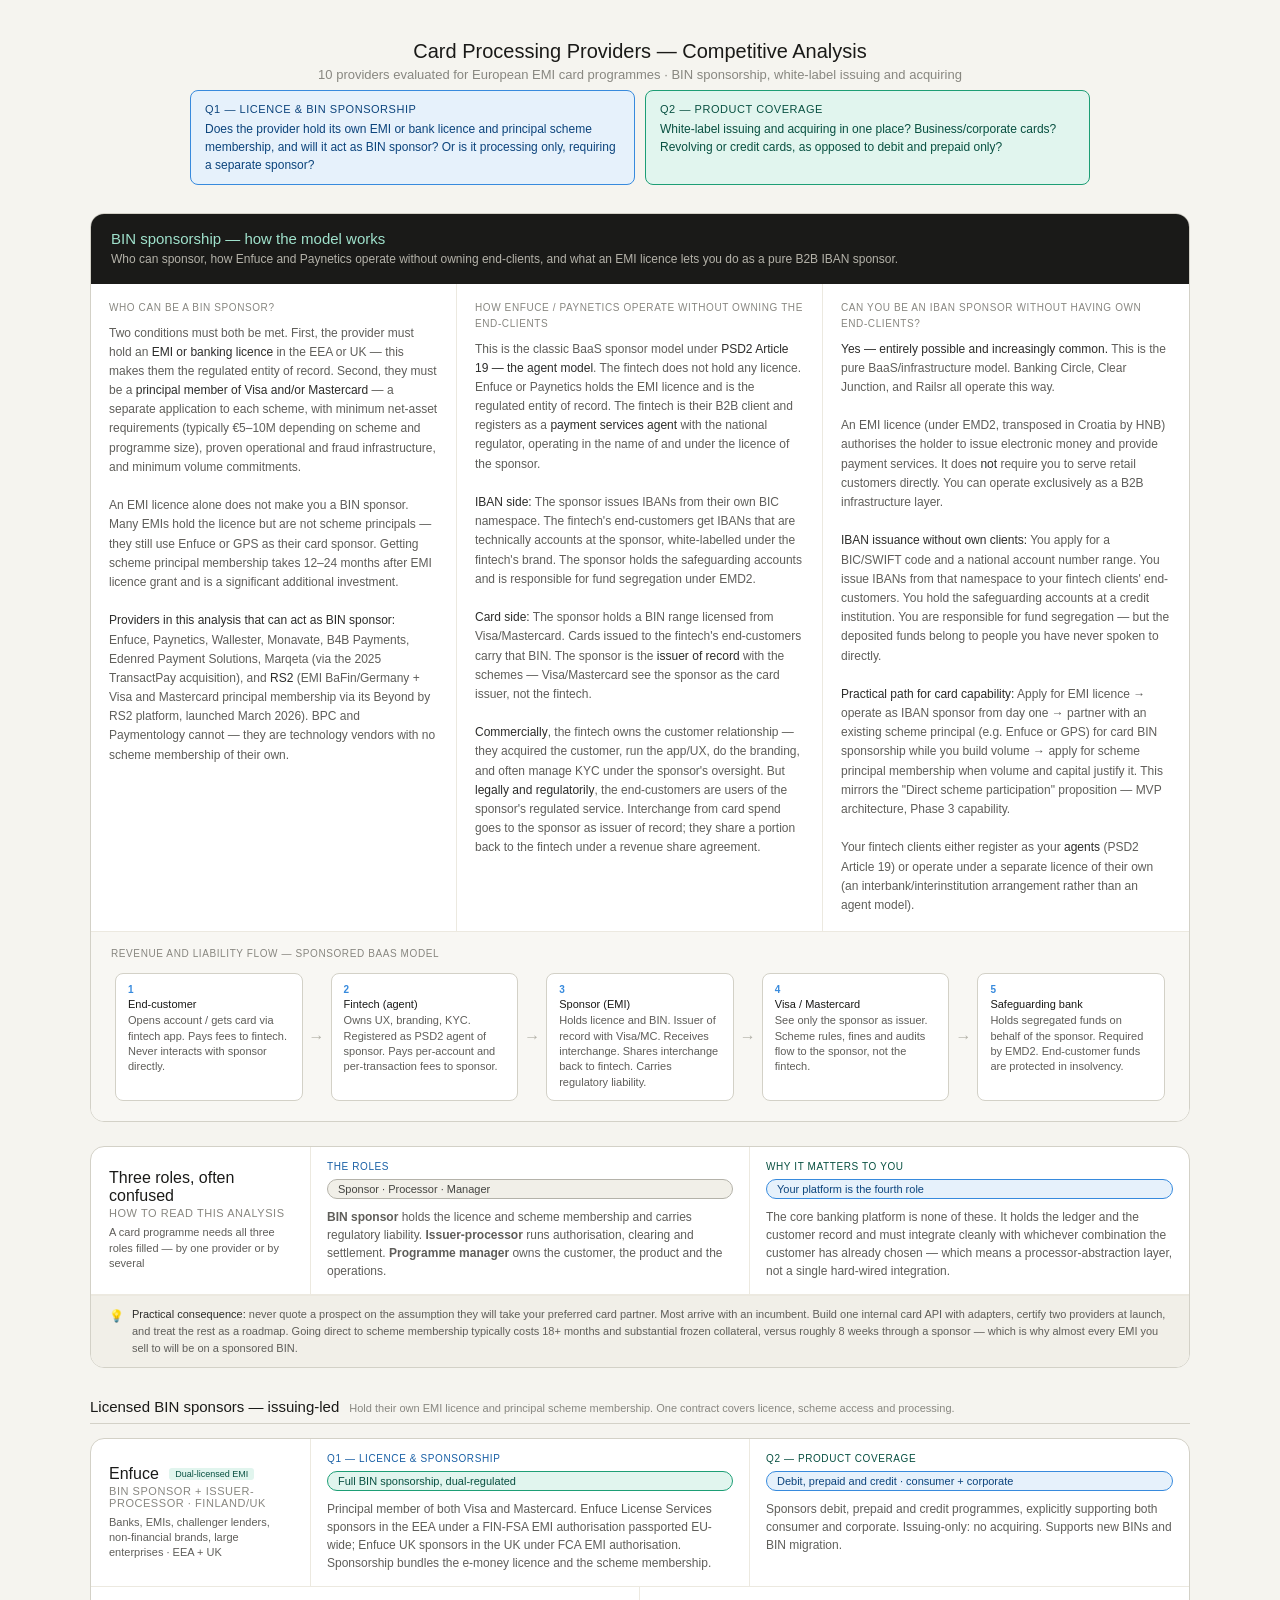
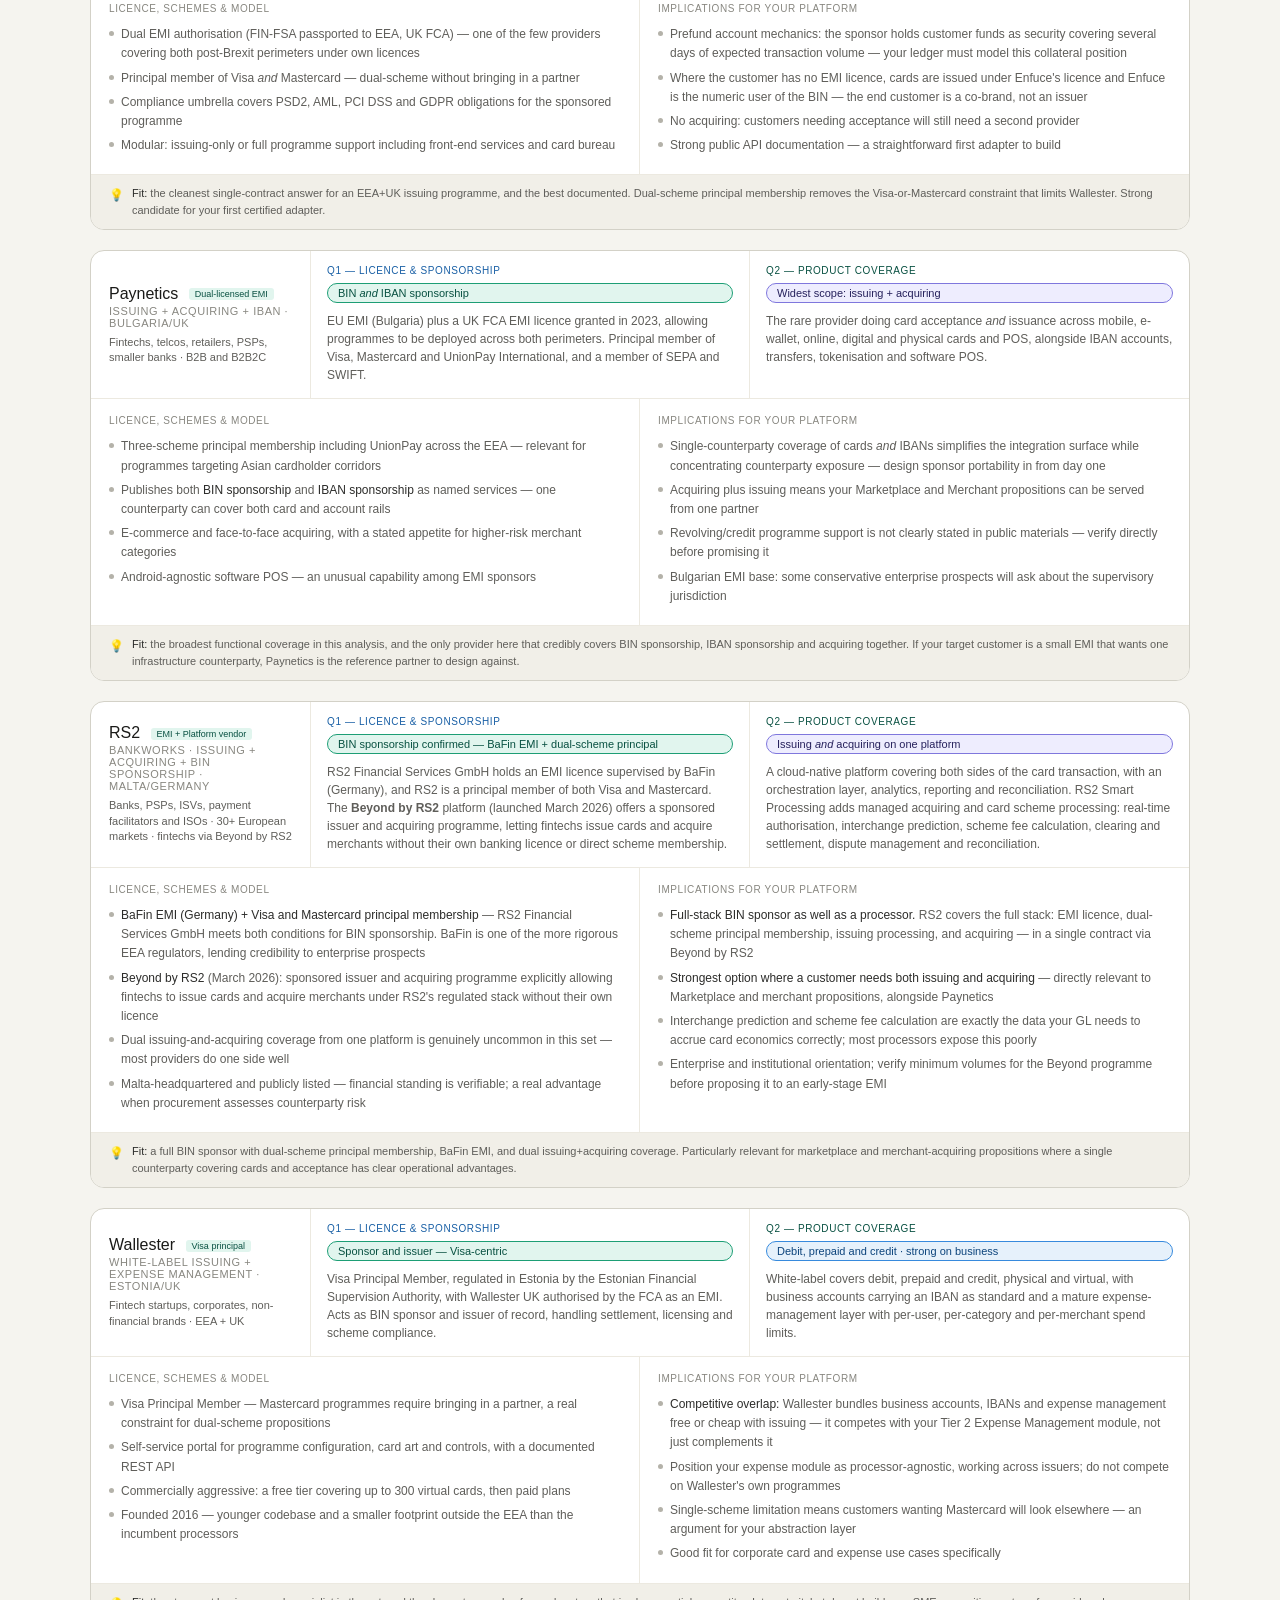
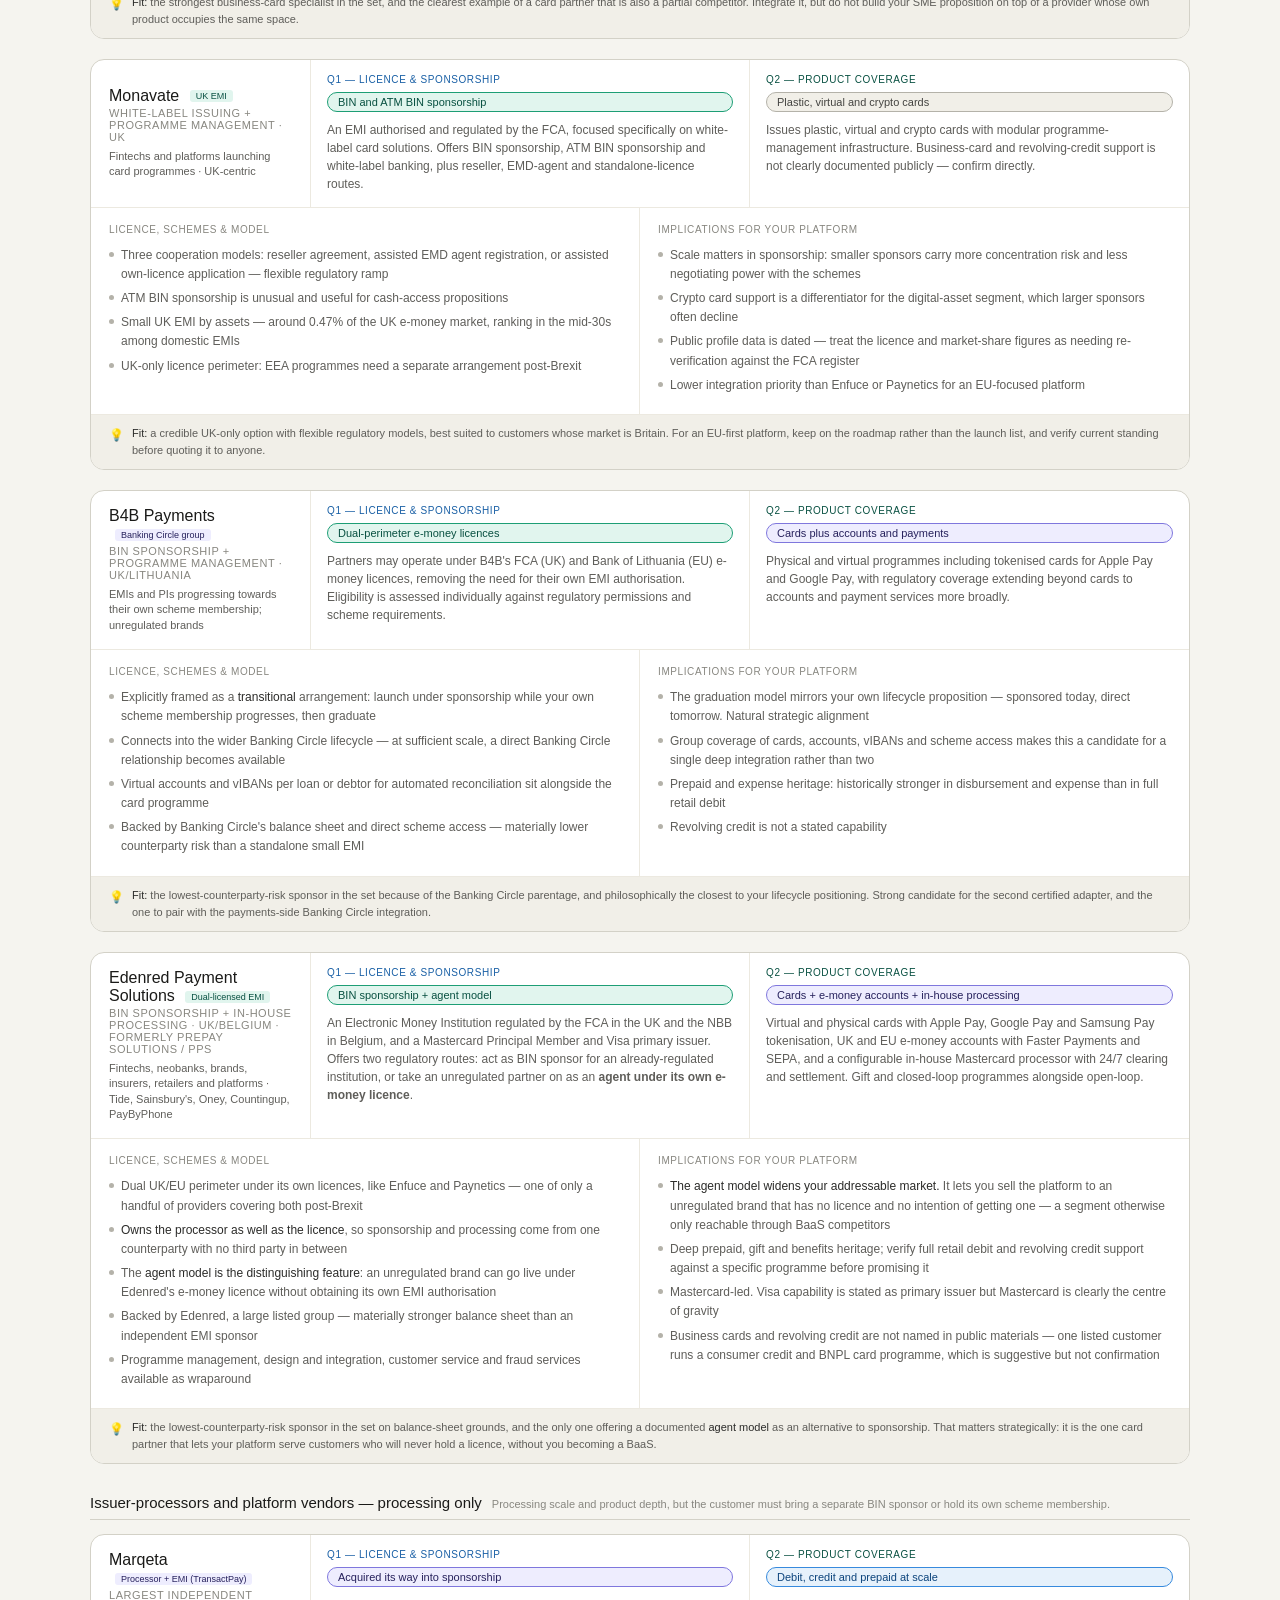
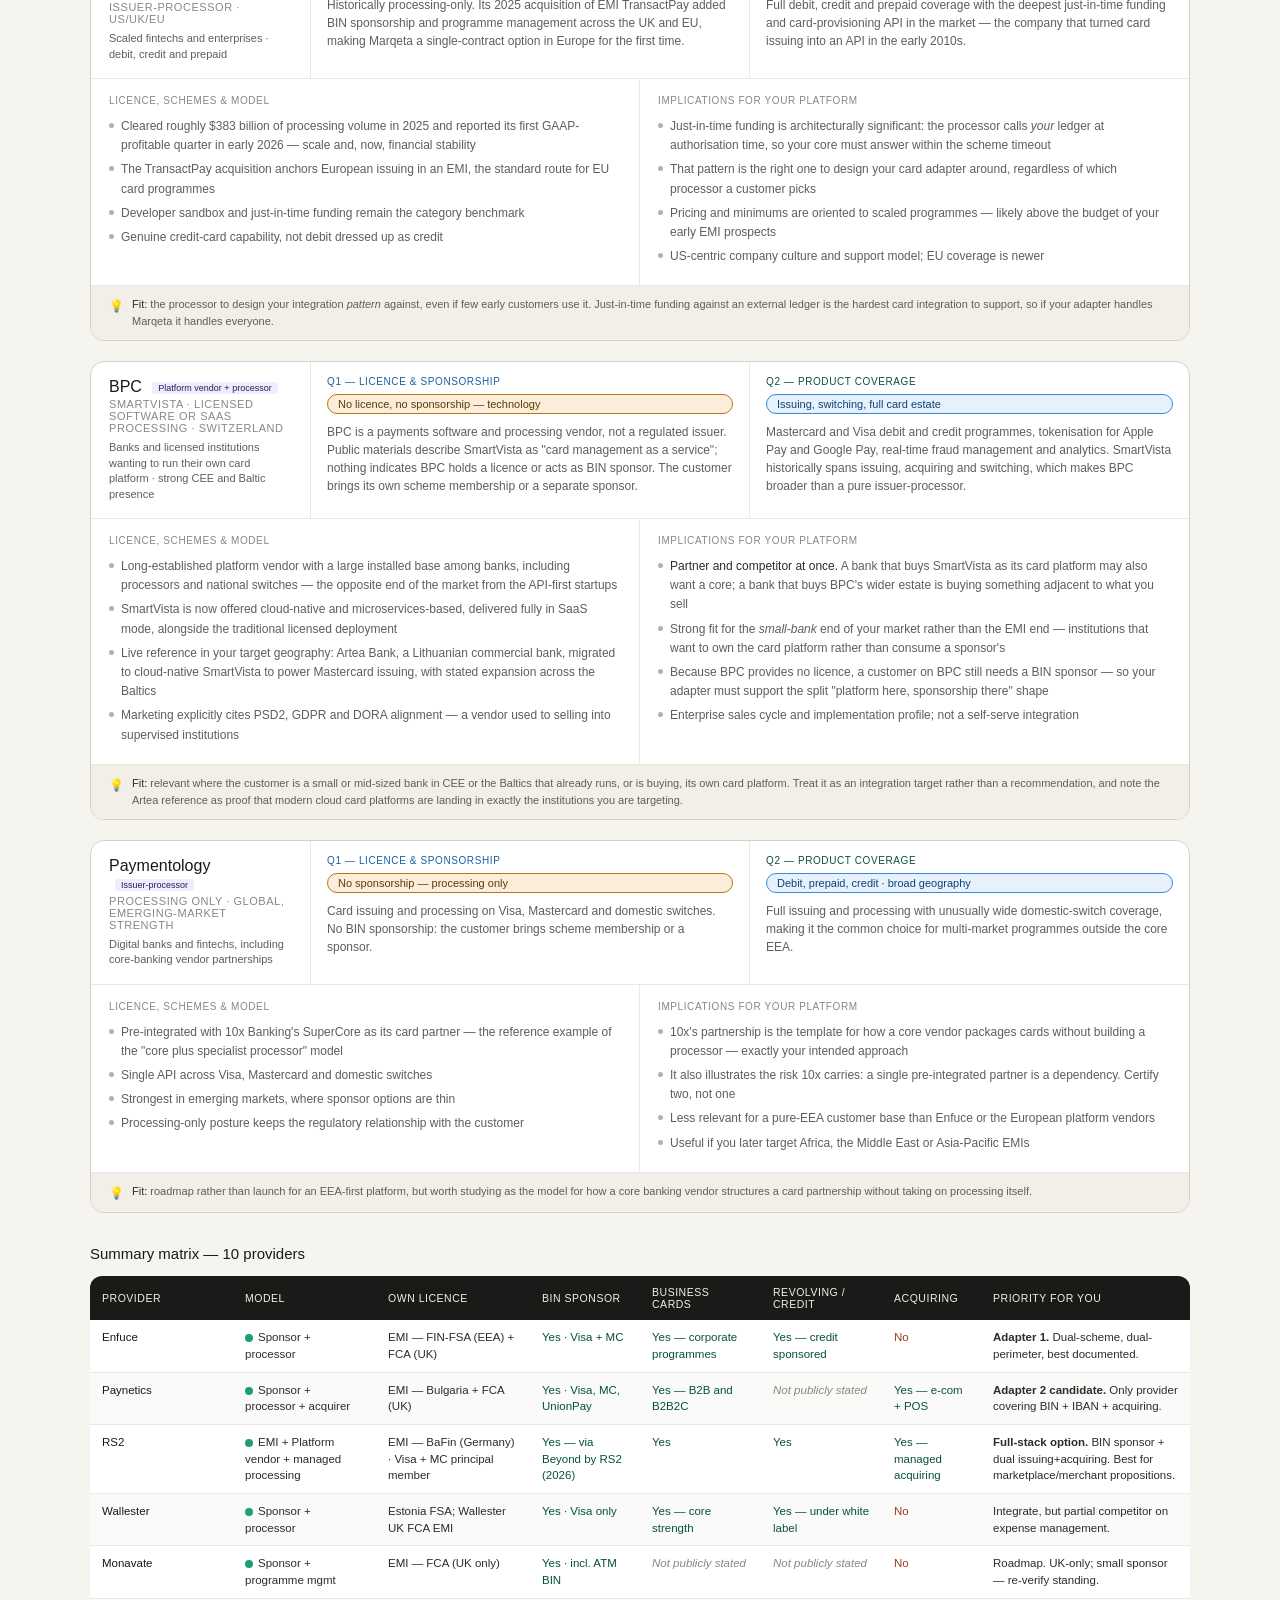
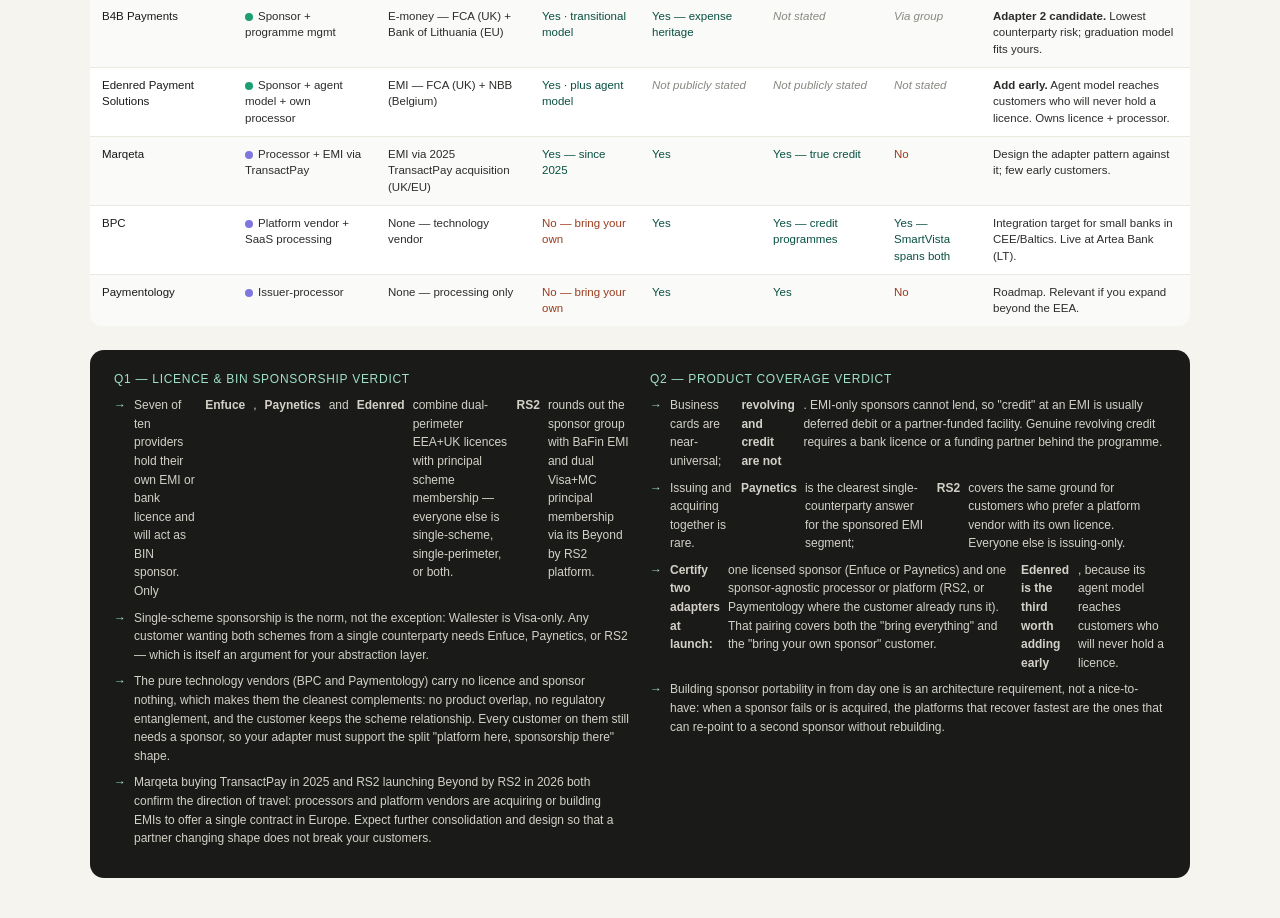
<file: research/card_processing_providers_analysis_2026-10-28.html>
<!DOCTYPE html>
<html lang="en">
<head>
<meta charset="UTF-8">
<meta name="viewport" content="width=device-width, initial-scale=1.0">
<title>Card Processing Providers — Competitive Analysis</title>
<style>
  * { box-sizing: border-box; margin: 0; padding: 0; }
  body {
    font-family: -apple-system, BlinkMacSystemFont, 'Segoe UI', sans-serif;
    background: #f5f4ef; padding: 40px 24px; min-height: 100vh; color: #2c2c2a;
  }
  h1 { font-size: 20px; font-weight: 500; text-align: center; color: #1a1a18; margin-bottom: 4px; }
  .subtitle { font-size: 13px; color: #888780; text-align: center; margin-bottom: 8px; }
  .questions { display: grid; grid-template-columns: 1fr 1fr; gap: 10px; max-width: 900px; margin: 0 auto 28px; }
  .q-box { border-radius: 8px; padding: 10px 14px; font-size: 12px; line-height: 1.5; }
  .q1 { background: #e6f1fb; border: 1px solid #378add; color: #0c447c; }
  .q2 { background: #e1f5ee; border: 1px solid #1d9e75; color: #085041; }
  .q-box strong { font-weight: 500; display: block; margin-bottom: 2px; font-size: 11px; text-transform: uppercase; letter-spacing: 0.05em; }

  .container { max-width: 1100px; margin: 0 auto; }

  .section-head { display: flex; align-items: baseline; gap: 10px; margin: 30px 0 14px; padding-bottom: 8px; border-bottom: 1px solid #d3d1c7; }
  .section-head h2 { font-size: 15px; font-weight: 500; color: #1a1a18; }
  .section-head span { font-size: 11px; color: #888780; }

  .platform { background: #ffffff; border: 1px solid #d3d1c7; border-radius: 14px; margin-bottom: 20px; overflow: hidden; }
  .platform-header { display: grid; grid-template-columns: 220px 1fr 1fr; gap: 0; border-bottom: 1px solid #ece9e0; }
  .platform-identity { padding: 16px 18px; border-right: 1px solid #ece9e0; display: flex; flex-direction: column; justify-content: center; }
  .platform-name { font-size: 16px; font-weight: 500; color: #1a1a18; margin-bottom: 2px; }
  .platform-type { font-size: 11px; color: #888780; text-transform: uppercase; letter-spacing: 0.05em; margin-bottom: 6px; }
  .platform-target { font-size: 11px; color: #5f5e5a; line-height: 1.4; }

  .verdict-cell { padding: 14px 16px; display: flex; flex-direction: column; justify-content: flex-start; gap: 5px; }
  .vc-label { font-size: 10px; font-weight: 500; text-transform: uppercase; letter-spacing: 0.06em; margin-bottom: 2px; }
  .vc-q1 { border-right: 1px solid #ece9e0; }
  .vc-q1 .vc-label { color: #185fa5; }
  .vc-q2 .vc-label { color: #085041; }

  .verdict-badge { display: inline-block; font-size: 11px; font-weight: 500; padding: 3px 10px; border-radius: 20px; margin-bottom: 4px; }
  .vb-sep   { background: #e6f1fb; color: #0c447c; border: 0.5px solid #378add; }
  .vb-int   { background: #faeeda; color: #633806; border: 0.5px solid #ba7517; }
  .vb-both  { background: #eeedfe; color: #26215c; border: 0.5px solid #7f77dd; }
  .vb-split { background: #e1f5ee; color: #085041; border: 0.5px solid #1d9e75; }
  .vb-merge { background: #faece7; color: #4a1b0c; border: 0.5px solid #993c1d; }
  .vb-mixed { background: #f1efe8; color: #444441; border: 0.5px solid #b4b2a9; }

  .verdict-detail { font-size: 12px; color: #5f5e5a; line-height: 1.5; }

  .platform-body { display: grid; grid-template-columns: 1fr 1fr; }
  .body-col { padding: 14px 18px; font-size: 12px; color: #2c2c2a; line-height: 1.6; }
  .body-col:first-child { border-right: 1px solid #ece9e0; }
  .body-col-label { font-size: 10px; font-weight: 500; text-transform: uppercase; letter-spacing: 0.06em; color: #888780; margin-bottom: 8px; }
  .point { display: flex; gap: 7px; margin-bottom: 5px; }
  .point-dot { flex-shrink: 0; width: 5px; height: 5px; border-radius: 50%; background: #b4b2a9; margin-top: 6px; }
  .point-text { color: #5f5e5a; }
  .point-text strong { color: #2c2c2a; font-weight: 500; }

  .insight { background: #f1efe8; border-top: 1px solid #ece9e0; padding: 10px 18px; font-size: 11px; color: #5f5e5a; line-height: 1.55; display: flex; gap: 8px; align-items: flex-start; }
  .insight-icon { flex-shrink: 0; font-size: 12px; margin-top: 1px; }
  .insight strong { color: #2c2c2a; font-weight: 500; }

  .gen-tag { display: inline-block; font-size: 9px; font-weight: 500; padding: 1px 6px; border-radius: 3px; margin-left: 6px; vertical-align: middle; }
  .gen-cloud  { background: #e1f5ee; color: #085041; }
  .gen-legacy { background: #faeeda; color: #633806; }
  .gen-baas   { background: #eeedfe; color: #26215c; }

  .matrix-section { margin-top: 32px; }
  .matrix-title { font-size: 15px; font-weight: 500; color: #1a1a18; margin-bottom: 14px; }
  .matrix-table { width: 100%; border-collapse: collapse; font-size: 11.5px; border-radius: 12px; overflow: hidden; }
  .matrix-table th { padding: 10px 12px; text-align: left; font-weight: 500; font-size: 10.5px; text-transform: uppercase; letter-spacing: 0.05em; background: #1a1a18; color: #f1efe8; }
  .matrix-table td { padding: 9px 12px; border-bottom: 0.5px solid #ece9e0; background: #fff; vertical-align: top; line-height: 1.45; }
  .matrix-table tr:last-child td { border-bottom: none; }
  .matrix-table tr:nth-child(even) td { background: #fafaf8; }
  .matrix-table td:first-child { font-weight: 500; color: #1a1a18; }
  .dot { display: inline-block; width: 8px; height: 8px; border-radius: 50%; margin-right: 5px; vertical-align: middle; }
  .yes { color: #085041; font-weight: 500; }
  .no  { color: #993c1d; }
  .unk { color: #888780; font-style: italic; }

  .takeaway { background: #1a1a18; color: #f1efe8; border-radius: 14px; padding: 22px 24px; margin-top: 24px; }
  .takeaway h3 { font-size: 12px; font-weight: 500; color: #9FE1CB; text-transform: uppercase; letter-spacing: 0.06em; margin-bottom: 10px; }
  .takeaway-grid { display: grid; grid-template-columns: 1fr 1fr; gap: 20px; }
  .tk { display: flex; gap: 8px; font-size: 12px; color: #d3d1c7; line-height: 1.55; margin-bottom: 8px; }
  .tk::before { content: '→'; color: #9FE1CB; flex-shrink: 0; }

  .sources { margin-top: 24px; padding: 16px 18px; background: #fff; border: 1px solid #d3d1c7; border-radius: 12px; font-size: 11px; color: #5f5e5a; line-height: 1.6; }
  .sources h4 { font-size: 10px; font-weight: 500; text-transform: uppercase; letter-spacing: 0.06em; color: #888780; margin-bottom: 8px; }
  .sources a { color: #185fa5; text-decoration: none; }

  /* ── BIN Sponsorship explainer ── */
  .explainer { background: #fff; border: 1px solid #d3d1c7; border-radius: 14px; margin-bottom: 24px; overflow: hidden; }
  .explainer-head { background: #1a1a18; color: #f1efe8; padding: 16px 20px; }
  .explainer-head h2 { font-size: 15px; font-weight: 500; color: #9FE1CB; margin-bottom: 3px; }
  .explainer-head p { font-size: 12px; color: #b4b2a9; line-height: 1.5; }
  .explainer-grid { display: grid; grid-template-columns: 1fr 1fr 1fr; border-bottom: 1px solid #ece9e0; }
  .exp-col { padding: 16px 18px; font-size: 12px; line-height: 1.6; color: #5f5e5a; }
  .exp-col:not(:last-child) { border-right: 1px solid #ece9e0; }
  .exp-col-label { font-size: 10px; font-weight: 500; text-transform: uppercase; letter-spacing: 0.06em; color: #888780; margin-bottom: 8px; }
  .exp-col strong { color: #2c2c2a; font-weight: 500; }
  .exp-2col { display: grid; grid-template-columns: 1fr 1fr; border-bottom: 1px solid #ece9e0; }
  .exp-2col .exp-col:first-child { border-right: 1px solid #ece9e0; }
  .exp-flow { padding: 16px 20px; background: #f8f7f3; }
  .exp-flow-label { font-size: 10px; font-weight: 500; text-transform: uppercase; letter-spacing: 0.06em; color: #888780; margin-bottom: 10px; }
  .flow-steps { display: flex; gap: 0; align-items: stretch; flex-wrap: wrap; }
  .flow-step { flex: 1; min-width: 140px; background: #fff; border: 1px solid #d3d1c7; border-radius: 8px; padding: 10px 12px; margin: 4px; }
  .flow-step-num { font-size: 10px; font-weight: 600; color: #378add; margin-bottom: 3px; }
  .flow-step-title { font-size: 11px; font-weight: 500; color: #1a1a18; margin-bottom: 3px; }
  .flow-step-desc { font-size: 11px; color: #5f5e5a; line-height: 1.4; }
  .flow-arrow { display: flex; align-items: center; color: #b4b2a9; font-size: 16px; padding: 0 2px; align-self: center; }
</style>
</head>
<body>
<div class="container">

  <h1>Card Processing Providers — Competitive Analysis</h1>
  <p class="subtitle">10 providers evaluated for European EMI card programmes · BIN sponsorship, white-label issuing and acquiring</p>

  <div class="questions">
    <div class="q-box q1">
      <strong>Q1 — Licence &amp; BIN sponsorship</strong>
      Does the provider hold its own EMI or bank licence and principal scheme membership, and will it act as BIN sponsor? Or is it processing only, requiring a separate sponsor?
    </div>
    <div class="q-box q2">
      <strong>Q2 — Product coverage</strong>
      White-label issuing and acquiring in one place? Business/corporate cards? Revolving or credit cards, as opposed to debit and prepaid only?
    </div>
  </div>

  <!-- ══ BIN SPONSORSHIP EXPLAINER ══ -->
  <div class="explainer">
    <div class="explainer-head">
      <h2>BIN sponsorship — how the model works</h2>
      <p>Who can sponsor, how Enfuce and Paynetics operate without owning end-clients, and what an EMI licence lets you do as a pure B2B IBAN sponsor.</p>
    </div>

    <div class="explainer-grid">
      <div class="exp-col">
        <div class="exp-col-label">Who can be a BIN sponsor?</div>
        <p>Two conditions must both be met. First, the provider must hold an <strong>EMI or banking licence</strong> in the EEA or UK — this makes them the regulated entity of record. Second, they must be a <strong>principal member of Visa and/or Mastercard</strong> — a separate application to each scheme, with minimum net-asset requirements (typically €5–10M depending on scheme and programme size), proven operational and fraud infrastructure, and minimum volume commitments.</p>
        <br>
        <p>An EMI licence alone does not make you a BIN sponsor. Many EMIs hold the licence but are not scheme principals — they still use Enfuce or GPS as their card sponsor. Getting scheme principal membership takes 12–24 months after EMI licence grant and is a significant additional investment.</p>
        <br>
        <p><strong>Providers in this analysis that can act as BIN sponsor:</strong> Enfuce, Paynetics, Wallester, Monavate, B4B Payments, Edenred Payment Solutions, Marqeta (via the 2025 TransactPay acquisition), and <strong>RS2</strong> (EMI BaFin/Germany + Visa and Mastercard principal membership via its Beyond by RS2 platform, launched March 2026). BPC and Paymentology cannot — they are technology vendors with no scheme membership of their own.</p>
      </div>
      <div class="exp-col">
        <div class="exp-col-label">How Enfuce / Paynetics operate without owning the end-clients</div>
        <p>This is the classic BaaS sponsor model under <strong>PSD2 Article 19 — the agent model</strong>. The fintech does not hold any licence. Enfuce or Paynetics holds the EMI licence and is the regulated entity of record. The fintech is their B2B client and registers as a <strong>payment services agent</strong> with the national regulator, operating in the name of and under the licence of the sponsor.</p>
        <br>
        <p><strong>IBAN side:</strong> The sponsor issues IBANs from their own BIC namespace. The fintech's end-customers get IBANs that are technically accounts at the sponsor, white-labelled under the fintech's brand. The sponsor holds the safeguarding accounts and is responsible for fund segregation under EMD2.</p>
        <br>
        <p><strong>Card side:</strong> The sponsor holds a BIN range licensed from Visa/Mastercard. Cards issued to the fintech's end-customers carry that BIN. The sponsor is the <strong>issuer of record</strong> with the schemes — Visa/Mastercard see the sponsor as the card issuer, not the fintech.</p>
        <br>
        <p><strong>Commercially</strong>, the fintech owns the customer relationship — they acquired the customer, run the app/UX, do the branding, and often manage KYC under the sponsor's oversight. But <strong>legally and regulatorily</strong>, the end-customers are users of the sponsor's regulated service. Interchange from card spend goes to the sponsor as issuer of record; they share a portion back to the fintech under a revenue share agreement.</p>
      </div>
      <div class="exp-col">
        <div class="exp-col-label">Can you be an IBAN sponsor without having own end-clients?</div>
        <p><strong>Yes — entirely possible and increasingly common.</strong> This is the pure BaaS/infrastructure model. Banking Circle, Clear Junction, and Railsr all operate this way.</p>
        <br>
        <p>An EMI licence (under EMD2, transposed in Croatia by HNB) authorises the holder to issue electronic money and provide payment services. It does <strong>not</strong> require you to serve retail customers directly. You can operate exclusively as a B2B infrastructure layer.</p>
        <br>
        <p><strong>IBAN issuance without own clients:</strong> You apply for a BIC/SWIFT code and a national account number range. You issue IBANs from that namespace to your fintech clients' end-customers. You hold the safeguarding accounts at a credit institution. You are responsible for fund segregation — but the deposited funds belong to people you have never spoken to directly.</p>
        <br>
        <p><strong>Practical path for card capability:</strong> Apply for EMI licence → operate as IBAN sponsor from day one → partner with an existing scheme principal (e.g. Enfuce or GPS) for card BIN sponsorship while you build volume → apply for scheme principal membership when volume and capital justify it. This mirrors the "Direct scheme participation" proposition — MVP architecture, Phase 3 capability.</p>
        <br>
        <p>Your fintech clients either register as your <strong>agents</strong> (PSD2 Article 19) or operate under a separate licence of their own (an interbank/interinstitution arrangement rather than an agent model).</p>
      </div>
    </div>

    <div class="exp-flow">
      <div class="exp-flow-label">Revenue and liability flow — sponsored BaaS model</div>
      <div class="flow-steps">
        <div class="flow-step">
          <div class="flow-step-num">1</div>
          <div class="flow-step-title">End-customer</div>
          <div class="flow-step-desc">Opens account / gets card via fintech app. Pays fees to fintech. Never interacts with sponsor directly.</div>
        </div>
        <div class="flow-arrow">→</div>
        <div class="flow-step">
          <div class="flow-step-num">2</div>
          <div class="flow-step-title">Fintech (agent)</div>
          <div class="flow-step-desc">Owns UX, branding, KYC. Registered as PSD2 agent of sponsor. Pays per-account and per-transaction fees to sponsor.</div>
        </div>
        <div class="flow-arrow">→</div>
        <div class="flow-step">
          <div class="flow-step-num">3</div>
          <div class="flow-step-title">Sponsor (EMI)</div>
          <div class="flow-step-desc">Holds licence and BIN. Issuer of record with Visa/MC. Receives interchange. Shares interchange back to fintech. Carries regulatory liability.</div>
        </div>
        <div class="flow-arrow">→</div>
        <div class="flow-step">
          <div class="flow-step-num">4</div>
          <div class="flow-step-title">Visa / Mastercard</div>
          <div class="flow-step-desc">See only the sponsor as issuer. Scheme rules, fines and audits flow to the sponsor, not the fintech.</div>
        </div>
        <div class="flow-arrow">→</div>
        <div class="flow-step">
          <div class="flow-step-num">5</div>
          <div class="flow-step-title">Safeguarding bank</div>
          <div class="flow-step-desc">Holds segregated funds on behalf of the sponsor. Required by EMD2. End-customer funds are protected in insolvency.</div>
        </div>
      </div>
    </div>
  </div>

  <!-- ══ MODEL PRIMER ══ -->
  <div class="platform">
    <div class="platform-header">
      <div class="platform-identity">
        <div class="platform-name">Three roles, often confused</div>
        <div class="platform-type">How to read this analysis</div>
        <div class="platform-target">A card programme needs all three roles filled — by one provider or by several</div>
      </div>
      <div class="verdict-cell vc-q1">
        <div class="vc-label">The roles</div>
        <span class="verdict-badge vb-mixed">Sponsor · Processor · Manager</span>
        <div class="verdict-detail"><strong>BIN sponsor</strong> holds the licence and scheme membership and carries regulatory liability. <strong>Issuer-processor</strong> runs authorisation, clearing and settlement. <strong>Programme manager</strong> owns the customer, the product and the operations.</div>
      </div>
      <div class="verdict-cell vc-q2">
        <div class="vc-label">Why it matters to you</div>
        <span class="verdict-badge vb-sep">Your platform is the fourth role</span>
        <div class="verdict-detail">The core banking platform is none of these. It holds the ledger and the customer record and must integrate cleanly with whichever combination the customer has already chosen — which means a processor-abstraction layer, not a single hard-wired integration.</div>
      </div>
    </div>
    <div class="insight"><div class="insight-icon">💡</div><div><strong>Practical consequence:</strong> never quote a prospect on the assumption they will take your preferred card partner. Most arrive with an incumbent. Build one internal card API with adapters, certify two providers at launch, and treat the rest as a roadmap. Going direct to scheme membership typically costs 18+ months and substantial frozen collateral, versus roughly 8 weeks through a sponsor — which is why almost every EMI you sell to will be on a sponsored BIN.</div></div>
  </div>

  <div class="section-head"><h2>Licensed BIN sponsors — issuing-led</h2><span>Hold their own EMI licence and principal scheme membership. One contract covers licence, scheme access and processing.</span></div>

  <!-- ══ ENFUCE ══ -->
  <div class="platform">
    <div class="platform-header">
      <div class="platform-identity">
        <div class="platform-name">Enfuce <span class="gen-tag gen-cloud">Dual-licensed EMI</span></div>
        <div class="platform-type">BIN sponsor + issuer-processor · Finland/UK</div>
        <div class="platform-target">Banks, EMIs, challenger lenders, non-financial brands, large enterprises · EEA + UK</div>
      </div>
      <div class="verdict-cell vc-q1">
        <div class="vc-label">Q1 — Licence &amp; sponsorship</div>
        <span class="verdict-badge vb-split">Full BIN sponsorship, dual-regulated</span>
        <div class="verdict-detail">Principal member of both Visa and Mastercard. Enfuce License Services sponsors in the EEA under a FIN-FSA EMI authorisation passported EU-wide; Enfuce UK sponsors in the UK under FCA EMI authorisation. Sponsorship bundles the e-money licence and the scheme membership.</div>
      </div>
      <div class="verdict-cell vc-q2">
        <div class="vc-label">Q2 — Product coverage</div>
        <span class="verdict-badge vb-sep">Debit, prepaid and credit · consumer + corporate</span>
        <div class="verdict-detail">Sponsors debit, prepaid and credit programmes, explicitly supporting both consumer and corporate. Issuing-only: no acquiring. Supports new BINs and BIN migration.</div>
      </div>
    </div>
    <div class="platform-body">
      <div class="body-col">
        <div class="body-col-label">Licence, schemes &amp; model</div>
        <div class="point"><div class="point-dot"></div><div class="point-text">Dual EMI authorisation (FIN-FSA passported to EEA, UK FCA) — one of the few providers covering both post-Brexit perimeters under own licences</div></div>
        <div class="point"><div class="point-dot"></div><div class="point-text">Principal member of Visa <em>and</em> Mastercard — dual-scheme without bringing in a partner</div></div>
        <div class="point"><div class="point-dot"></div><div class="point-text">Compliance umbrella covers PSD2, AML, PCI DSS and GDPR obligations for the sponsored programme</div></div>
        <div class="point"><div class="point-dot"></div><div class="point-text">Modular: issuing-only or full programme support including front-end services and card bureau</div></div>
      </div>
      <div class="body-col">
        <div class="body-col-label">Implications for your platform</div>
        <div class="point"><div class="point-dot"></div><div class="point-text">Prefund account mechanics: the sponsor holds customer funds as security covering several days of expected transaction volume — your ledger must model this collateral position</div></div>
        <div class="point"><div class="point-dot"></div><div class="point-text">Where the customer has no EMI licence, cards are issued under Enfuce's licence and Enfuce is the numeric user of the BIN — the end customer is a co-brand, not an issuer</div></div>
        <div class="point"><div class="point-dot"></div><div class="point-text">No acquiring: customers needing acceptance will still need a second provider</div></div>
        <div class="point"><div class="point-dot"></div><div class="point-text">Strong public API documentation — a straightforward first adapter to build</div></div>
      </div>
    </div>
    <div class="insight"><div class="insight-icon">💡</div><div><strong>Fit:</strong> the cleanest single-contract answer for an EEA+UK issuing programme, and the best documented. Dual-scheme principal membership removes the Visa-or-Mastercard constraint that limits Wallester. Strong candidate for your first certified adapter.</div></div>
  </div>

  <!-- ══ PAYNETICS ══ -->
  <div class="platform">
    <div class="platform-header">
      <div class="platform-identity">
        <div class="platform-name">Paynetics <span class="gen-tag gen-cloud">Dual-licensed EMI</span></div>
        <div class="platform-type">Issuing + acquiring + IBAN · Bulgaria/UK</div>
        <div class="platform-target">Fintechs, telcos, retailers, PSPs, smaller banks · B2B and B2B2C</div>
      </div>
      <div class="verdict-cell vc-q1">
        <div class="vc-label">Q1 — Licence &amp; sponsorship</div>
        <span class="verdict-badge vb-split">BIN <em>and</em> IBAN sponsorship</span>
        <div class="verdict-detail">EU EMI (Bulgaria) plus a UK FCA EMI licence granted in 2023, allowing programmes to be deployed across both perimeters. Principal member of Visa, Mastercard and UnionPay International, and a member of SEPA and SWIFT.</div>
      </div>
      <div class="verdict-cell vc-q2">
        <div class="vc-label">Q2 — Product coverage</div>
        <span class="verdict-badge vb-both">Widest scope: issuing + acquiring</span>
        <div class="verdict-detail">The rare provider doing card acceptance <em>and</em> issuance across mobile, e-wallet, online, digital and physical cards and POS, alongside IBAN accounts, transfers, tokenisation and software POS.</div>
      </div>
    </div>
    <div class="platform-body">
      <div class="body-col">
        <div class="body-col-label">Licence, schemes &amp; model</div>
        <div class="point"><div class="point-dot"></div><div class="point-text">Three-scheme principal membership including UnionPay across the EEA — relevant for programmes targeting Asian cardholder corridors</div></div>
        <div class="point"><div class="point-dot"></div><div class="point-text">Publishes both <strong>BIN sponsorship</strong> and <strong>IBAN sponsorship</strong> as named services — one counterparty can cover both card and account rails</div></div>
        <div class="point"><div class="point-dot"></div><div class="point-text">E-commerce and face-to-face acquiring, with a stated appetite for higher-risk merchant categories</div></div>
        <div class="point"><div class="point-dot"></div><div class="point-text">Android-agnostic software POS — an unusual capability among EMI sponsors</div></div>
      </div>
      <div class="body-col">
        <div class="body-col-label">Implications for your platform</div>
        <div class="point"><div class="point-dot"></div><div class="point-text">Single-counterparty coverage of cards <em>and</em> IBANs simplifies the integration surface while concentrating counterparty exposure — design sponsor portability in from day one</div></div>
        <div class="point"><div class="point-dot"></div><div class="point-text">Acquiring plus issuing means your Marketplace and Merchant propositions can be served from one partner</div></div>
        <div class="point"><div class="point-dot"></div><div class="point-text">Revolving/credit programme support is not clearly stated in public materials — verify directly before promising it</div></div>
        <div class="point"><div class="point-dot"></div><div class="point-text">Bulgarian EMI base: some conservative enterprise prospects will ask about the supervisory jurisdiction</div></div>
      </div>
    </div>
    <div class="insight"><div class="insight-icon">💡</div><div><strong>Fit:</strong> the broadest functional coverage in this analysis, and the only provider here that credibly covers BIN sponsorship, IBAN sponsorship and acquiring together. If your target customer is a small EMI that wants one infrastructure counterparty, Paynetics is the reference partner to design against.</div></div>
  </div>

  <!-- ══ WALLESTER ══ -->
  <div class="platform">
    <div class="platform-header">
      <div class="platform-identity">
        <div class="platform-name">RS2 <span class="gen-tag gen-cloud">EMI + Platform vendor</span></div>
        <div class="platform-type">BankWORKS · issuing + acquiring + BIN sponsorship · Malta/Germany</div>
        <div class="platform-target">Banks, PSPs, ISVs, payment facilitators and ISOs · 30+ European markets · fintechs via Beyond by RS2</div>
      </div>
      <div class="verdict-cell vc-q1">
        <div class="vc-label">Q1 — Licence &amp; sponsorship</div>
        <span class="verdict-badge vb-split">BIN sponsorship confirmed — BaFin EMI + dual-scheme principal</span>
        <div class="verdict-detail">RS2 Financial Services GmbH holds an EMI licence supervised by BaFin (Germany), and RS2 is a principal member of both Visa and Mastercard. The <strong>Beyond by RS2</strong> platform (launched March 2026) offers a sponsored issuer and acquiring programme, letting fintechs issue cards and acquire merchants without their own banking licence or direct scheme membership.</div>
      </div>
      <div class="verdict-cell vc-q2">
        <div class="vc-label">Q2 — Product coverage</div>
        <span class="verdict-badge vb-both">Issuing <em>and</em> acquiring on one platform</span>
        <div class="verdict-detail">A cloud-native platform covering both sides of the card transaction, with an orchestration layer, analytics, reporting and reconciliation. RS2 Smart Processing adds managed acquiring and card scheme processing: real-time authorisation, interchange prediction, scheme fee calculation, clearing and settlement, dispute management and reconciliation.</div>
      </div>
    </div>
    <div class="platform-body">
      <div class="body-col">
        <div class="body-col-label">Licence, schemes &amp; model</div>
        <div class="point"><div class="point-dot"></div><div class="point-text"><strong>BaFin EMI (Germany) + Visa and Mastercard principal membership</strong> — RS2 Financial Services GmbH meets both conditions for BIN sponsorship. BaFin is one of the more rigorous EEA regulators, lending credibility to enterprise prospects</div></div>
        <div class="point"><div class="point-dot"></div><div class="point-text"><strong>Beyond by RS2</strong> (March 2026): sponsored issuer and acquiring programme explicitly allowing fintechs to issue cards and acquire merchants under RS2's regulated stack without their own licence</div></div>
        <div class="point"><div class="point-dot"></div><div class="point-text">Dual issuing-and-acquiring coverage from one platform is genuinely uncommon in this set — most providers do one side well</div></div>
        <div class="point"><div class="point-dot"></div><div class="point-text">Malta-headquartered and publicly listed — financial standing is verifiable; a real advantage when procurement assesses counterparty risk</div></div>
      </div>
      <div class="body-col">
        <div class="body-col-label">Implications for your platform</div>
        <div class="point"><div class="point-dot"></div><div class="point-text"><strong>Full-stack BIN sponsor as well as a processor.</strong> RS2 covers the full stack: EMI licence, dual-scheme principal membership, issuing processing, and acquiring — in a single contract via Beyond by RS2</div></div>
        <div class="point"><div class="point-dot"></div><div class="point-text"><strong>Strongest option where a customer needs both issuing and acquiring</strong> — directly relevant to Marketplace and merchant propositions, alongside Paynetics</div></div>
        <div class="point"><div class="point-dot"></div><div class="point-text">Interchange prediction and scheme fee calculation are exactly the data your GL needs to accrue card economics correctly; most processors expose this poorly</div></div>
        <div class="point"><div class="point-dot"></div><div class="point-text">Enterprise and institutional orientation; verify minimum volumes for the Beyond programme before proposing it to an early-stage EMI</div></div>
      </div>
    </div>
    <div class="insight"><div class="insight-icon">💡</div><div><strong>Fit:</strong> a full BIN sponsor with dual-scheme principal membership, BaFin EMI, and dual issuing+acquiring coverage. Particularly relevant for marketplace and merchant-acquiring propositions where a single counterparty covering cards and acceptance has clear operational advantages.</div></div>
  </div>

  <div class="platform">
    <div class="platform-header">
      <div class="platform-identity">
        <div class="platform-name">Wallester <span class="gen-tag gen-cloud">Visa principal</span></div>
        <div class="platform-type">White-label issuing + expense management · Estonia/UK</div>
        <div class="platform-target">Fintech startups, corporates, non-financial brands · EEA + UK</div>
      </div>
      <div class="verdict-cell vc-q1">
        <div class="vc-label">Q1 — Licence &amp; sponsorship</div>
        <span class="verdict-badge vb-split">Sponsor and issuer — Visa-centric</span>
        <div class="verdict-detail">Visa Principal Member, regulated in Estonia by the Estonian Financial Supervision Authority, with Wallester UK authorised by the FCA as an EMI. Acts as BIN sponsor and issuer of record, handling settlement, licensing and scheme compliance.</div>
      </div>
      <div class="verdict-cell vc-q2">
        <div class="vc-label">Q2 — Product coverage</div>
        <span class="verdict-badge vb-sep">Debit, prepaid and credit · strong on business</span>
        <div class="verdict-detail">White-label covers debit, prepaid and credit, physical and virtual, with business accounts carrying an IBAN as standard and a mature expense-management layer with per-user, per-category and per-merchant spend limits.</div>
      </div>
    </div>
    <div class="platform-body">
      <div class="body-col">
        <div class="body-col-label">Licence, schemes &amp; model</div>
        <div class="point"><div class="point-dot"></div><div class="point-text">Visa Principal Member — Mastercard programmes require bringing in a partner, a real constraint for dual-scheme propositions</div></div>
        <div class="point"><div class="point-dot"></div><div class="point-text">Self-service portal for programme configuration, card art and controls, with a documented REST API</div></div>
        <div class="point"><div class="point-dot"></div><div class="point-text">Commercially aggressive: a free tier covering up to 300 virtual cards, then paid plans</div></div>
        <div class="point"><div class="point-dot"></div><div class="point-text">Founded 2016 — younger codebase and a smaller footprint outside the EEA than the incumbent processors</div></div>
      </div>
      <div class="body-col">
        <div class="body-col-label">Implications for your platform</div>
        <div class="point"><div class="point-dot"></div><div class="point-text"><strong>Competitive overlap:</strong> Wallester bundles business accounts, IBANs and expense management free or cheap with issuing — it competes with your Tier 2 Expense Management module, not just complements it</div></div>
        <div class="point"><div class="point-dot"></div><div class="point-text">Position your expense module as processor-agnostic, working across issuers; do not compete on Wallester's own programmes</div></div>
        <div class="point"><div class="point-dot"></div><div class="point-text">Single-scheme limitation means customers wanting Mastercard will look elsewhere — an argument for your abstraction layer</div></div>
        <div class="point"><div class="point-dot"></div><div class="point-text">Good fit for corporate card and expense use cases specifically</div></div>
      </div>
    </div>
    <div class="insight"><div class="insight-icon">💡</div><div><strong>Fit:</strong> the strongest business-card specialist in the set, and the clearest example of a card partner that is also a partial competitor. Integrate it, but do not build your SME proposition on top of a provider whose own product occupies the same space.</div></div>
  </div>

  <!-- ══ MONAVATE ══ -->
  <div class="platform">
    <div class="platform-header">
      <div class="platform-identity">
        <div class="platform-name">Monavate <span class="gen-tag gen-cloud">UK EMI</span></div>
        <div class="platform-type">White-label issuing + programme management · UK</div>
        <div class="platform-target">Fintechs and platforms launching card programmes · UK-centric</div>
      </div>
      <div class="verdict-cell vc-q1">
        <div class="vc-label">Q1 — Licence &amp; sponsorship</div>
        <span class="verdict-badge vb-split">BIN and ATM BIN sponsorship</span>
        <div class="verdict-detail">An EMI authorised and regulated by the FCA, focused specifically on white-label card solutions. Offers BIN sponsorship, ATM BIN sponsorship and white-label banking, plus reseller, EMD-agent and standalone-licence routes.</div>
      </div>
      <div class="verdict-cell vc-q2">
        <div class="vc-label">Q2 — Product coverage</div>
        <span class="verdict-badge vb-mixed">Plastic, virtual and crypto cards</span>
        <div class="verdict-detail">Issues plastic, virtual and crypto cards with modular programme-management infrastructure. Business-card and revolving-credit support is not clearly documented publicly — confirm directly.</div>
      </div>
    </div>
    <div class="platform-body">
      <div class="body-col">
        <div class="body-col-label">Licence, schemes &amp; model</div>
        <div class="point"><div class="point-dot"></div><div class="point-text">Three cooperation models: reseller agreement, assisted EMD agent registration, or assisted own-licence application — flexible regulatory ramp</div></div>
        <div class="point"><div class="point-dot"></div><div class="point-text">ATM BIN sponsorship is unusual and useful for cash-access propositions</div></div>
        <div class="point"><div class="point-dot"></div><div class="point-text">Small UK EMI by assets — around 0.47% of the UK e-money market, ranking in the mid-30s among domestic EMIs</div></div>
        <div class="point"><div class="point-dot"></div><div class="point-text">UK-only licence perimeter: EEA programmes need a separate arrangement post-Brexit</div></div>
      </div>
      <div class="body-col">
        <div class="body-col-label">Implications for your platform</div>
        <div class="point"><div class="point-dot"></div><div class="point-text">Scale matters in sponsorship: smaller sponsors carry more concentration risk and less negotiating power with the schemes</div></div>
        <div class="point"><div class="point-dot"></div><div class="point-text">Crypto card support is a differentiator for the digital-asset segment, which larger sponsors often decline</div></div>
        <div class="point"><div class="point-dot"></div><div class="point-text">Public profile data is dated — treat the licence and market-share figures as needing re-verification against the FCA register</div></div>
        <div class="point"><div class="point-dot"></div><div class="point-text">Lower integration priority than Enfuce or Paynetics for an EU-focused platform</div></div>
      </div>
    </div>
    <div class="insight"><div class="insight-icon">💡</div><div><strong>Fit:</strong> a credible UK-only option with flexible regulatory models, best suited to customers whose market is Britain. For an EU-first platform, keep on the roadmap rather than the launch list, and verify current standing before quoting it to anyone.</div></div>
  </div>

  <!-- ══ B4B / BANKING CIRCLE ══ -->
  <div class="platform">
    <div class="platform-header">
      <div class="platform-identity">
        <div class="platform-name">B4B Payments <span class="gen-tag gen-baas">Banking Circle group</span></div>
        <div class="platform-type">BIN sponsorship + programme management · UK/Lithuania</div>
        <div class="platform-target">EMIs and PIs progressing towards their own scheme membership; unregulated brands</div>
      </div>
      <div class="verdict-cell vc-q1">
        <div class="vc-label">Q1 — Licence &amp; sponsorship</div>
        <span class="verdict-badge vb-split">Dual-perimeter e-money licences</span>
        <div class="verdict-detail">Partners may operate under B4B's FCA (UK) and Bank of Lithuania (EU) e-money licences, removing the need for their own EMI authorisation. Eligibility is assessed individually against regulatory permissions and scheme requirements.</div>
      </div>
      <div class="verdict-cell vc-q2">
        <div class="vc-label">Q2 — Product coverage</div>
        <span class="verdict-badge vb-both">Cards plus accounts and payments</span>
        <div class="verdict-detail">Physical and virtual programmes including tokenised cards for Apple Pay and Google Pay, with regulatory coverage extending beyond cards to accounts and payment services more broadly.</div>
      </div>
    </div>
    <div class="platform-body">
      <div class="body-col">
        <div class="body-col-label">Licence, schemes &amp; model</div>
        <div class="point"><div class="point-dot"></div><div class="point-text">Explicitly framed as a <strong>transitional</strong> arrangement: launch under sponsorship while your own scheme membership progresses, then graduate</div></div>
        <div class="point"><div class="point-dot"></div><div class="point-text">Connects into the wider Banking Circle lifecycle — at sufficient scale, a direct Banking Circle relationship becomes available</div></div>
        <div class="point"><div class="point-dot"></div><div class="point-text">Virtual accounts and vIBANs per loan or debtor for automated reconciliation sit alongside the card programme</div></div>
        <div class="point"><div class="point-dot"></div><div class="point-text">Backed by Banking Circle's balance sheet and direct scheme access — materially lower counterparty risk than a standalone small EMI</div></div>
      </div>
      <div class="body-col">
        <div class="body-col-label">Implications for your platform</div>
        <div class="point"><div class="point-dot"></div><div class="point-text">The graduation model mirrors your own lifecycle proposition — sponsored today, direct tomorrow. Natural strategic alignment</div></div>
        <div class="point"><div class="point-dot"></div><div class="point-text">Group coverage of cards, accounts, vIBANs and scheme access makes this a candidate for a single deep integration rather than two</div></div>
        <div class="point"><div class="point-dot"></div><div class="point-text">Prepaid and expense heritage: historically stronger in disbursement and expense than in full retail debit</div></div>
        <div class="point"><div class="point-dot"></div><div class="point-text">Revolving credit is not a stated capability</div></div>
      </div>
    </div>
    <div class="insight"><div class="insight-icon">💡</div><div><strong>Fit:</strong> the lowest-counterparty-risk sponsor in the set because of the Banking Circle parentage, and philosophically the closest to your lifecycle positioning. Strong candidate for the second certified adapter, and the one to pair with the payments-side Banking Circle integration.</div></div>
  </div>

  <!-- ══ EDENRED PAYMENT SOLUTIONS ══ -->
  <div class="platform">
    <div class="platform-header">
      <div class="platform-identity">
        <div class="platform-name">Edenred Payment Solutions <span class="gen-tag gen-cloud">Dual-licensed EMI</span></div>
        <div class="platform-type">BIN sponsorship + in-house processing · UK/Belgium · formerly PrePay Solutions / PPS</div>
        <div class="platform-target">Fintechs, neobanks, brands, insurers, retailers and platforms · Tide, Sainsbury's, Oney, Countingup, PayByPhone</div>
      </div>
      <div class="verdict-cell vc-q1">
        <div class="vc-label">Q1 — Licence &amp; sponsorship</div>
        <span class="verdict-badge vb-split">BIN sponsorship + agent model</span>
        <div class="verdict-detail">An Electronic Money Institution regulated by the FCA in the UK and the NBB in Belgium, and a Mastercard Principal Member and Visa primary issuer. Offers two regulatory routes: act as BIN sponsor for an already-regulated institution, or take an unregulated partner on as an <strong>agent under its own e-money licence</strong>.</div>
      </div>
      <div class="verdict-cell vc-q2">
        <div class="vc-label">Q2 — Product coverage</div>
        <span class="verdict-badge vb-both">Cards + e-money accounts + in-house processing</span>
        <div class="verdict-detail">Virtual and physical cards with Apple Pay, Google Pay and Samsung Pay tokenisation, UK and EU e-money accounts with Faster Payments and SEPA, and a configurable in-house Mastercard processor with 24/7 clearing and settlement. Gift and closed-loop programmes alongside open-loop.</div>
      </div>
    </div>
    <div class="platform-body">
      <div class="body-col">
        <div class="body-col-label">Licence, schemes &amp; model</div>
        <div class="point"><div class="point-dot"></div><div class="point-text">Dual UK/EU perimeter under its own licences, like Enfuce and Paynetics — one of only a handful of providers covering both post-Brexit</div></div>
        <div class="point"><div class="point-dot"></div><div class="point-text"><strong>Owns the processor as well as the licence</strong>, so sponsorship and processing come from one counterparty with no third party in between</div></div>
        <div class="point"><div class="point-dot"></div><div class="point-text">The <strong>agent model is the distinguishing feature</strong>: an unregulated brand can go live under Edenred's e-money licence without obtaining its own EMI authorisation</div></div>
        <div class="point"><div class="point-dot"></div><div class="point-text">Backed by Edenred, a large listed group — materially stronger balance sheet than an independent EMI sponsor</div></div>
        <div class="point"><div class="point-dot"></div><div class="point-text">Programme management, design and integration, customer service and fraud services available as wraparound</div></div>
      </div>
      <div class="body-col">
        <div class="body-col-label">Implications for your platform</div>
        <div class="point"><div class="point-dot"></div><div class="point-text"><strong>The agent model widens your addressable market.</strong> It lets you sell the platform to an unregulated brand that has no licence and no intention of getting one — a segment otherwise only reachable through BaaS competitors</div></div>
        <div class="point"><div class="point-dot"></div><div class="point-text">Deep prepaid, gift and benefits heritage; verify full retail debit and revolving credit support against a specific programme before promising it</div></div>
        <div class="point"><div class="point-dot"></div><div class="point-text">Mastercard-led. Visa capability is stated as primary issuer but Mastercard is clearly the centre of gravity</div></div>
        <div class="point"><div class="point-dot"></div><div class="point-text">Business cards and revolving credit are not named in public materials — one listed customer runs a consumer credit and BNPL card programme, which is suggestive but not confirmation</div></div>
      </div>
    </div>
    <div class="insight"><div class="insight-icon">💡</div><div><strong>Fit:</strong> the lowest-counterparty-risk sponsor in the set on balance-sheet grounds, and the only one offering a documented <strong>agent model</strong> as an alternative to sponsorship. That matters strategically: it is the one card partner that lets your platform serve customers who will never hold a licence, without you becoming a BaaS.</div></div>
  </div>

  <!-- ══ RS2 ══ -->
  <div class="section-head"><h2>Issuer-processors and platform vendors — processing only</h2><span>Processing scale and product depth, but the customer must bring a separate BIN sponsor or hold its own scheme membership.</span></div>

  <!-- ══ MARQETA ══ -->
  <div class="platform">
    <div class="platform-header">
      <div class="platform-identity">
        <div class="platform-name">Marqeta <span class="gen-tag gen-baas">Processor + EMI (TransactPay)</span></div>
        <div class="platform-type">Largest independent issuer-processor · US/UK/EU</div>
        <div class="platform-target">Scaled fintechs and enterprises · debit, credit and prepaid</div>
      </div>
      <div class="verdict-cell vc-q1">
        <div class="vc-label">Q1 — Licence &amp; sponsorship</div>
        <span class="verdict-badge vb-both">Acquired its way into sponsorship</span>
        <div class="verdict-detail">Historically processing-only. Its 2025 acquisition of EMI TransactPay added BIN sponsorship and programme management across the UK and EU, making Marqeta a single-contract option in Europe for the first time.</div>
      </div>
      <div class="verdict-cell vc-q2">
        <div class="vc-label">Q2 — Product coverage</div>
        <span class="verdict-badge vb-sep">Debit, credit and prepaid at scale</span>
        <div class="verdict-detail">Full debit, credit and prepaid coverage with the deepest just-in-time funding and card-provisioning API in the market — the company that turned card issuing into an API in the early 2010s.</div>
      </div>
    </div>
    <div class="platform-body">
      <div class="body-col">
        <div class="body-col-label">Licence, schemes &amp; model</div>
        <div class="point"><div class="point-dot"></div><div class="point-text">Cleared roughly $383 billion of processing volume in 2025 and reported its first GAAP-profitable quarter in early 2026 — scale and, now, financial stability</div></div>
        <div class="point"><div class="point-dot"></div><div class="point-text">The TransactPay acquisition anchors European issuing in an EMI, the standard route for EU card programmes</div></div>
        <div class="point"><div class="point-dot"></div><div class="point-text">Developer sandbox and just-in-time funding remain the category benchmark</div></div>
        <div class="point"><div class="point-dot"></div><div class="point-text">Genuine credit-card capability, not debit dressed up as credit</div></div>
      </div>
      <div class="body-col">
        <div class="body-col-label">Implications for your platform</div>
        <div class="point"><div class="point-dot"></div><div class="point-text">Just-in-time funding is architecturally significant: the processor calls <em>your</em> ledger at authorisation time, so your core must answer within the scheme timeout</div></div>
        <div class="point"><div class="point-dot"></div><div class="point-text">That pattern is the right one to design your card adapter around, regardless of which processor a customer picks</div></div>
        <div class="point"><div class="point-dot"></div><div class="point-text">Pricing and minimums are oriented to scaled programmes — likely above the budget of your early EMI prospects</div></div>
        <div class="point"><div class="point-dot"></div><div class="point-text">US-centric company culture and support model; EU coverage is newer</div></div>
      </div>
    </div>
    <div class="insight"><div class="insight-icon">💡</div><div><strong>Fit:</strong> the processor to design your integration <em>pattern</em> against, even if few early customers use it. Just-in-time funding against an external ledger is the hardest card integration to support, so if your adapter handles Marqeta it handles everyone.</div></div>
  </div>

  <!-- ══ BPC ══ -->
  <div class="platform">
    <div class="platform-header">
      <div class="platform-identity">
        <div class="platform-name">BPC <span class="gen-tag gen-baas">Platform vendor + processor</span></div>
        <div class="platform-type">SmartVista · licensed software or SaaS processing · Switzerland</div>
        <div class="platform-target">Banks and licensed institutions wanting to run their own card platform · strong CEE and Baltic presence</div>
      </div>
      <div class="verdict-cell vc-q1">
        <div class="vc-label">Q1 — Licence &amp; sponsorship</div>
        <span class="verdict-badge vb-int">No licence, no sponsorship — technology</span>
        <div class="verdict-detail">BPC is a payments software and processing vendor, not a regulated issuer. Public materials describe SmartVista as "card management as a service"; nothing indicates BPC holds a licence or acts as BIN sponsor. The customer brings its own scheme membership or a separate sponsor.</div>
      </div>
      <div class="verdict-cell vc-q2">
        <div class="vc-label">Q2 — Product coverage</div>
        <span class="verdict-badge vb-sep">Issuing, switching, full card estate</span>
        <div class="verdict-detail">Mastercard and Visa debit and credit programmes, tokenisation for Apple Pay and Google Pay, real-time fraud management and analytics. SmartVista historically spans issuing, acquiring and switching, which makes BPC broader than a pure issuer-processor.</div>
      </div>
    </div>
    <div class="platform-body">
      <div class="body-col">
        <div class="body-col-label">Licence, schemes &amp; model</div>
        <div class="point"><div class="point-dot"></div><div class="point-text">Long-established platform vendor with a large installed base among banks, including processors and national switches — the opposite end of the market from the API-first startups</div></div>
        <div class="point"><div class="point-dot"></div><div class="point-text">SmartVista is now offered cloud-native and microservices-based, delivered fully in SaaS mode, alongside the traditional licensed deployment</div></div>
        <div class="point"><div class="point-dot"></div><div class="point-text">Live reference in your target geography: Artea Bank, a Lithuanian commercial bank, migrated to cloud-native SmartVista to power Mastercard issuing, with stated expansion across the Baltics</div></div>
        <div class="point"><div class="point-dot"></div><div class="point-text">Marketing explicitly cites PSD2, GDPR and DORA alignment — a vendor used to selling into supervised institutions</div></div>
      </div>
      <div class="body-col">
        <div class="body-col-label">Implications for your platform</div>
        <div class="point"><div class="point-dot"></div><div class="point-text"><strong>Partner and competitor at once.</strong> A bank that buys SmartVista as its card platform may also want a core; a bank that buys BPC's wider estate is buying something adjacent to what you sell</div></div>
        <div class="point"><div class="point-dot"></div><div class="point-text">Strong fit for the <em>small-bank</em> end of your market rather than the EMI end — institutions that want to own the card platform rather than consume a sponsor's</div></div>
        <div class="point"><div class="point-dot"></div><div class="point-text">Because BPC provides no licence, a customer on BPC still needs a BIN sponsor — so your adapter must support the split "platform here, sponsorship there" shape</div></div>
        <div class="point"><div class="point-dot"></div><div class="point-text">Enterprise sales cycle and implementation profile; not a self-serve integration</div></div>
      </div>
    </div>
    <div class="insight"><div class="insight-icon">💡</div><div><strong>Fit:</strong> relevant where the customer is a small or mid-sized bank in CEE or the Baltics that already runs, or is buying, its own card platform. Treat it as an integration target rather than a recommendation, and note the Artea reference as proof that modern cloud card platforms are landing in exactly the institutions you are targeting.</div></div>
  </div>

  <!-- ══ PAYMENTOLOGY ══ -->
  <div class="platform">
    <div class="platform-header">
      <div class="platform-identity">
        <div class="platform-name">Paymentology <span class="gen-tag gen-baas">Issuer-processor</span></div>
        <div class="platform-type">Processing only · global, emerging-market strength</div>
        <div class="platform-target">Digital banks and fintechs, including core-banking vendor partnerships</div>
      </div>
      <div class="verdict-cell vc-q1">
        <div class="vc-label">Q1 — Licence &amp; sponsorship</div>
        <span class="verdict-badge vb-int">No sponsorship — processing only</span>
        <div class="verdict-detail">Card issuing and processing on Visa, Mastercard and domestic switches. No BIN sponsorship: the customer brings scheme membership or a sponsor.</div>
      </div>
      <div class="verdict-cell vc-q2">
        <div class="vc-label">Q2 — Product coverage</div>
        <span class="verdict-badge vb-sep">Debit, prepaid, credit · broad geography</span>
        <div class="verdict-detail">Full issuing and processing with unusually wide domestic-switch coverage, making it the common choice for multi-market programmes outside the core EEA.</div>
      </div>
    </div>
    <div class="platform-body">
      <div class="body-col">
        <div class="body-col-label">Licence, schemes &amp; model</div>
        <div class="point"><div class="point-dot"></div><div class="point-text">Pre-integrated with 10x Banking's SuperCore as its card partner — the reference example of the "core plus specialist processor" model</div></div>
        <div class="point"><div class="point-dot"></div><div class="point-text">Single API across Visa, Mastercard and domestic switches</div></div>
        <div class="point"><div class="point-dot"></div><div class="point-text">Strongest in emerging markets, where sponsor options are thin</div></div>
        <div class="point"><div class="point-dot"></div><div class="point-text">Processing-only posture keeps the regulatory relationship with the customer</div></div>
      </div>
      <div class="body-col">
        <div class="body-col-label">Implications for your platform</div>
        <div class="point"><div class="point-dot"></div><div class="point-text">10x's partnership is the template for how a core vendor packages cards without building a processor — exactly your intended approach</div></div>
        <div class="point"><div class="point-dot"></div><div class="point-text">It also illustrates the risk 10x carries: a single pre-integrated partner is a dependency. Certify two, not one</div></div>
        <div class="point"><div class="point-dot"></div><div class="point-text">Less relevant for a pure-EEA customer base than Enfuce or the European platform vendors</div></div>
        <div class="point"><div class="point-dot"></div><div class="point-text">Useful if you later target Africa, the Middle East or Asia-Pacific EMIs</div></div>
      </div>
    </div>
    <div class="insight"><div class="insight-icon">💡</div><div><strong>Fit:</strong> roadmap rather than launch for an EEA-first platform, but worth studying as the model for how a core banking vendor structures a card partnership without taking on processing itself.</div></div>
  </div>

  <!-- ══ SUMMARY MATRIX ══ -->
  <div class="matrix-section">
    <div class="matrix-title">Summary matrix — 10 providers</div>
    <table class="matrix-table">
      <thead>
        <tr>
          <th style="width:13%;">Provider</th>
          <th style="width:13%;">Model</th>
          <th style="width:14%;">Own licence</th>
          <th style="width:10%;">BIN sponsor</th>
          <th style="width:11%;">Business cards</th>
          <th style="width:11%;">Revolving / credit</th>
          <th style="width:9%;">Acquiring</th>
          <th style="width:19%;">Priority for you</th>
        </tr>
      </thead>
      <tbody>
        <tr>
          <td>Enfuce</td>
          <td><span class="dot" style="background:#1d9e75;"></span>Sponsor + processor</td>
          <td>EMI — FIN-FSA (EEA) + FCA (UK)</td>
          <td class="yes">Yes · Visa + MC</td>
          <td class="yes">Yes — corporate programmes</td>
          <td class="yes">Yes — credit sponsored</td>
          <td class="no">No</td>
          <td><strong>Adapter 1.</strong> Dual-scheme, dual-perimeter, best documented.</td>
        </tr>
        <tr>
          <td>Paynetics</td>
          <td><span class="dot" style="background:#1d9e75;"></span>Sponsor + processor + acquirer</td>
          <td>EMI — Bulgaria + FCA (UK)</td>
          <td class="yes">Yes · Visa, MC, UnionPay</td>
          <td class="yes">Yes — B2B and B2B2C</td>
          <td class="unk">Not publicly stated</td>
          <td class="yes">Yes — e-com + POS</td>
          <td><strong>Adapter 2 candidate.</strong> Only provider covering BIN + IBAN + acquiring.</td>
        </tr>
        <tr>
          <td>RS2</td>
          <td><span class="dot" style="background:#1d9e75;"></span>EMI + Platform vendor + managed processing</td>
          <td>EMI — BaFin (Germany) · Visa + MC principal member</td>
          <td class="yes">Yes — via Beyond by RS2 (2026)</td>
          <td class="yes">Yes</td>
          <td class="yes">Yes</td>
          <td class="yes">Yes — managed acquiring</td>
          <td><strong>Full-stack option.</strong> BIN sponsor + dual issuing+acquiring. Best for marketplace/merchant propositions.</td>
        </tr>
        <tr>
          <td>Wallester</td>
          <td><span class="dot" style="background:#1d9e75;"></span>Sponsor + processor</td>
          <td>Estonia FSA; Wallester UK FCA EMI</td>
          <td class="yes">Yes · Visa only</td>
          <td class="yes">Yes — core strength</td>
          <td class="yes">Yes — under white label</td>
          <td class="no">No</td>
          <td>Integrate, but partial competitor on expense management.</td>
        </tr>
        <tr>
          <td>Monavate</td>
          <td><span class="dot" style="background:#1d9e75;"></span>Sponsor + programme mgmt</td>
          <td>EMI — FCA (UK only)</td>
          <td class="yes">Yes · incl. ATM BIN</td>
          <td class="unk">Not publicly stated</td>
          <td class="unk">Not publicly stated</td>
          <td class="no">No</td>
          <td>Roadmap. UK-only; small sponsor — re-verify standing.</td>
        </tr>
        <tr>
          <td>B4B Payments</td>
          <td><span class="dot" style="background:#1d9e75;"></span>Sponsor + programme mgmt</td>
          <td>E-money — FCA (UK) + Bank of Lithuania (EU)</td>
          <td class="yes">Yes · transitional model</td>
          <td class="yes">Yes — expense heritage</td>
          <td class="unk">Not stated</td>
          <td class="unk">Via group</td>
          <td><strong>Adapter 2 candidate.</strong> Lowest counterparty risk; graduation model fits yours.</td>
        </tr>
        <tr>
          <td>Edenred Payment Solutions</td>
          <td><span class="dot" style="background:#1d9e75;"></span>Sponsor + agent model + own processor</td>
          <td>EMI — FCA (UK) + NBB (Belgium)</td>
          <td class="yes">Yes · plus agent model</td>
          <td class="unk">Not publicly stated</td>
          <td class="unk">Not publicly stated</td>
          <td class="unk">Not stated</td>
          <td><strong>Add early.</strong> Agent model reaches customers who will never hold a licence. Owns licence + processor.</td>
        </tr>
        <tr>
          <td>Marqeta</td>
          <td><span class="dot" style="background:#7f77dd;"></span>Processor + EMI via TransactPay</td>
          <td>EMI via 2025 TransactPay acquisition (UK/EU)</td>
          <td class="yes">Yes — since 2025</td>
          <td class="yes">Yes</td>
          <td class="yes">Yes — true credit</td>
          <td class="no">No</td>
          <td>Design the adapter pattern against it; few early customers.</td>
        </tr>
        <tr>
          <td>BPC</td>
          <td><span class="dot" style="background:#7f77dd;"></span>Platform vendor + SaaS processing</td>
          <td>None — technology vendor</td>
          <td class="no">No — bring your own</td>
          <td class="yes">Yes</td>
          <td class="yes">Yes — credit programmes</td>
          <td class="yes">Yes — SmartVista spans both</td>
          <td>Integration target for small banks in CEE/Baltics. Live at Artea Bank (LT).</td>
        </tr>
        <tr>
          <td>Paymentology</td>
          <td><span class="dot" style="background:#7f77dd;"></span>Issuer-processor</td>
          <td>None — processing only</td>
          <td class="no">No — bring your own</td>
          <td class="yes">Yes</td>
          <td class="yes">Yes</td>
          <td class="no">No</td>
          <td>Roadmap. Relevant if you expand beyond the EEA.</td>
        </tr>
      </tbody>
    </table>
  </div>

  <!-- ══ FINAL TAKEAWAY ══ -->
  <div class="takeaway">
    <div class="takeaway-grid">
      <div>
        <h3>Q1 — Licence &amp; BIN sponsorship verdict</h3>
        <div class="tk">Seven of ten providers hold their own EMI or bank licence and will act as BIN sponsor. Only <strong>Enfuce</strong>, <strong>Paynetics</strong> and <strong>Edenred</strong> combine dual-perimeter EEA+UK licences with principal scheme membership — everyone else is single-scheme, single-perimeter, or both. <strong>RS2</strong> rounds out the sponsor group with BaFin EMI and dual Visa+MC principal membership via its Beyond by RS2 platform.</div>
        <div class="tk">Single-scheme sponsorship is the norm, not the exception: Wallester is Visa-only. Any customer wanting both schemes from a single counterparty needs Enfuce, Paynetics, or RS2 — which is itself an argument for your abstraction layer.</div>
        <div class="tk">The pure technology vendors (BPC and Paymentology) carry no licence and sponsor nothing, which makes them the cleanest complements: no product overlap, no regulatory entanglement, and the customer keeps the scheme relationship. Every customer on them still needs a sponsor, so your adapter must support the split "platform here, sponsorship there" shape.</div>
        <div class="tk">Marqeta buying TransactPay in 2025 and RS2 launching Beyond by RS2 in 2026 both confirm the direction of travel: processors and platform vendors are acquiring or building EMIs to offer a single contract in Europe. Expect further consolidation and design so that a partner changing shape does not break your customers.</div>
      </div>
      <div>
        <h3>Q2 — Product coverage verdict</h3>
        <div class="tk">Business cards are near-universal; <strong>revolving and credit are not</strong>. EMI-only sponsors cannot lend, so "credit" at an EMI is usually deferred debit or a partner-funded facility. Genuine revolving credit requires a bank licence or a funding partner behind the programme.</div>
        <div class="tk">Issuing and acquiring together is rare. <strong>Paynetics</strong> is the clearest single-counterparty answer for the sponsored EMI segment; <strong>RS2</strong> covers the same ground for customers who prefer a platform vendor with its own licence. Everyone else is issuing-only.</div>
        <div class="tk"><strong>Certify two adapters at launch:</strong> one licensed sponsor (Enfuce or Paynetics) and one sponsor-agnostic processor or platform (RS2, or Paymentology where the customer already runs it). That pairing covers both the "bring everything" and the "bring your own sponsor" customer. <strong>Edenred is the third worth adding early</strong>, because its agent model reaches customers who will never hold a licence.</div>
        <div class="tk">Building sponsor portability in from day one is an architecture requirement, not a nice-to-have: when a sponsor fails or is acquired, the platforms that recover fastest are the ones that can re-point to a second sponsor without rebuilding.</div>
      </div>
    </div>
  </div>
</div>
</body>
</html>
</file>
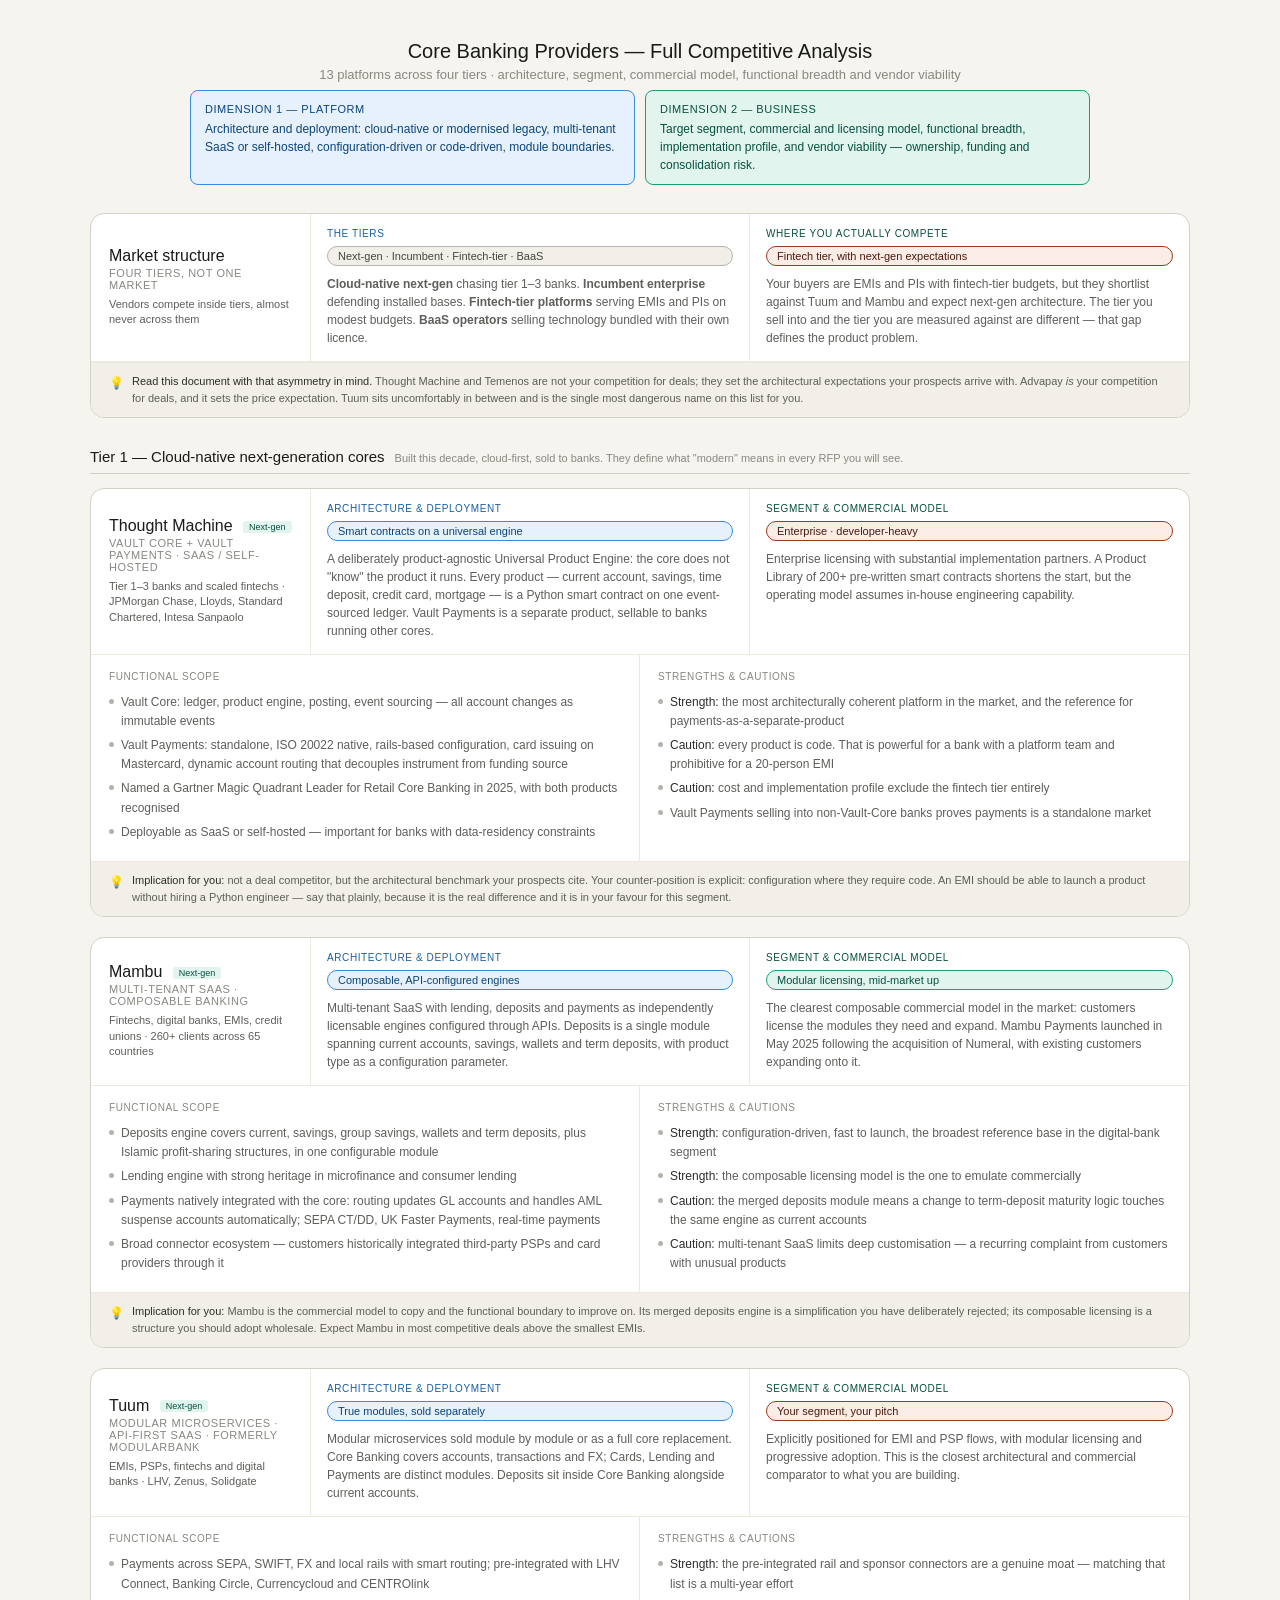
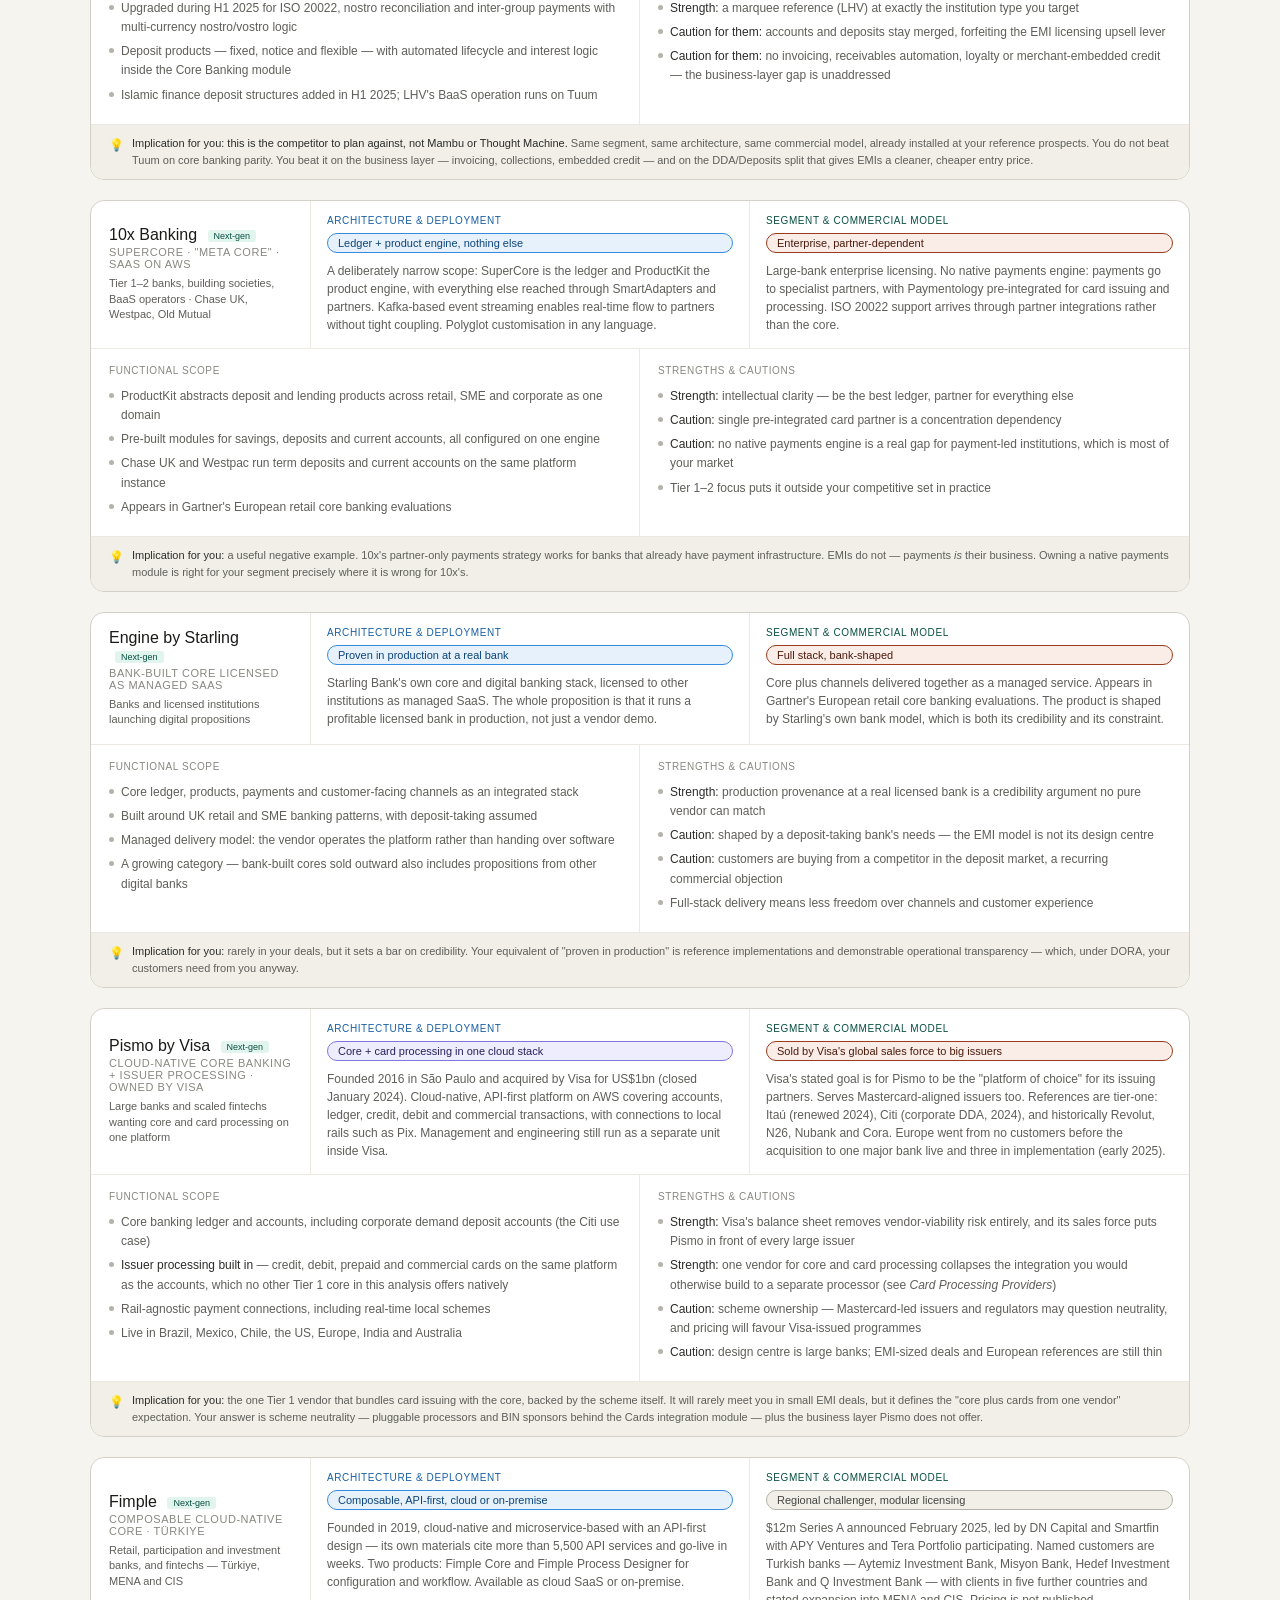
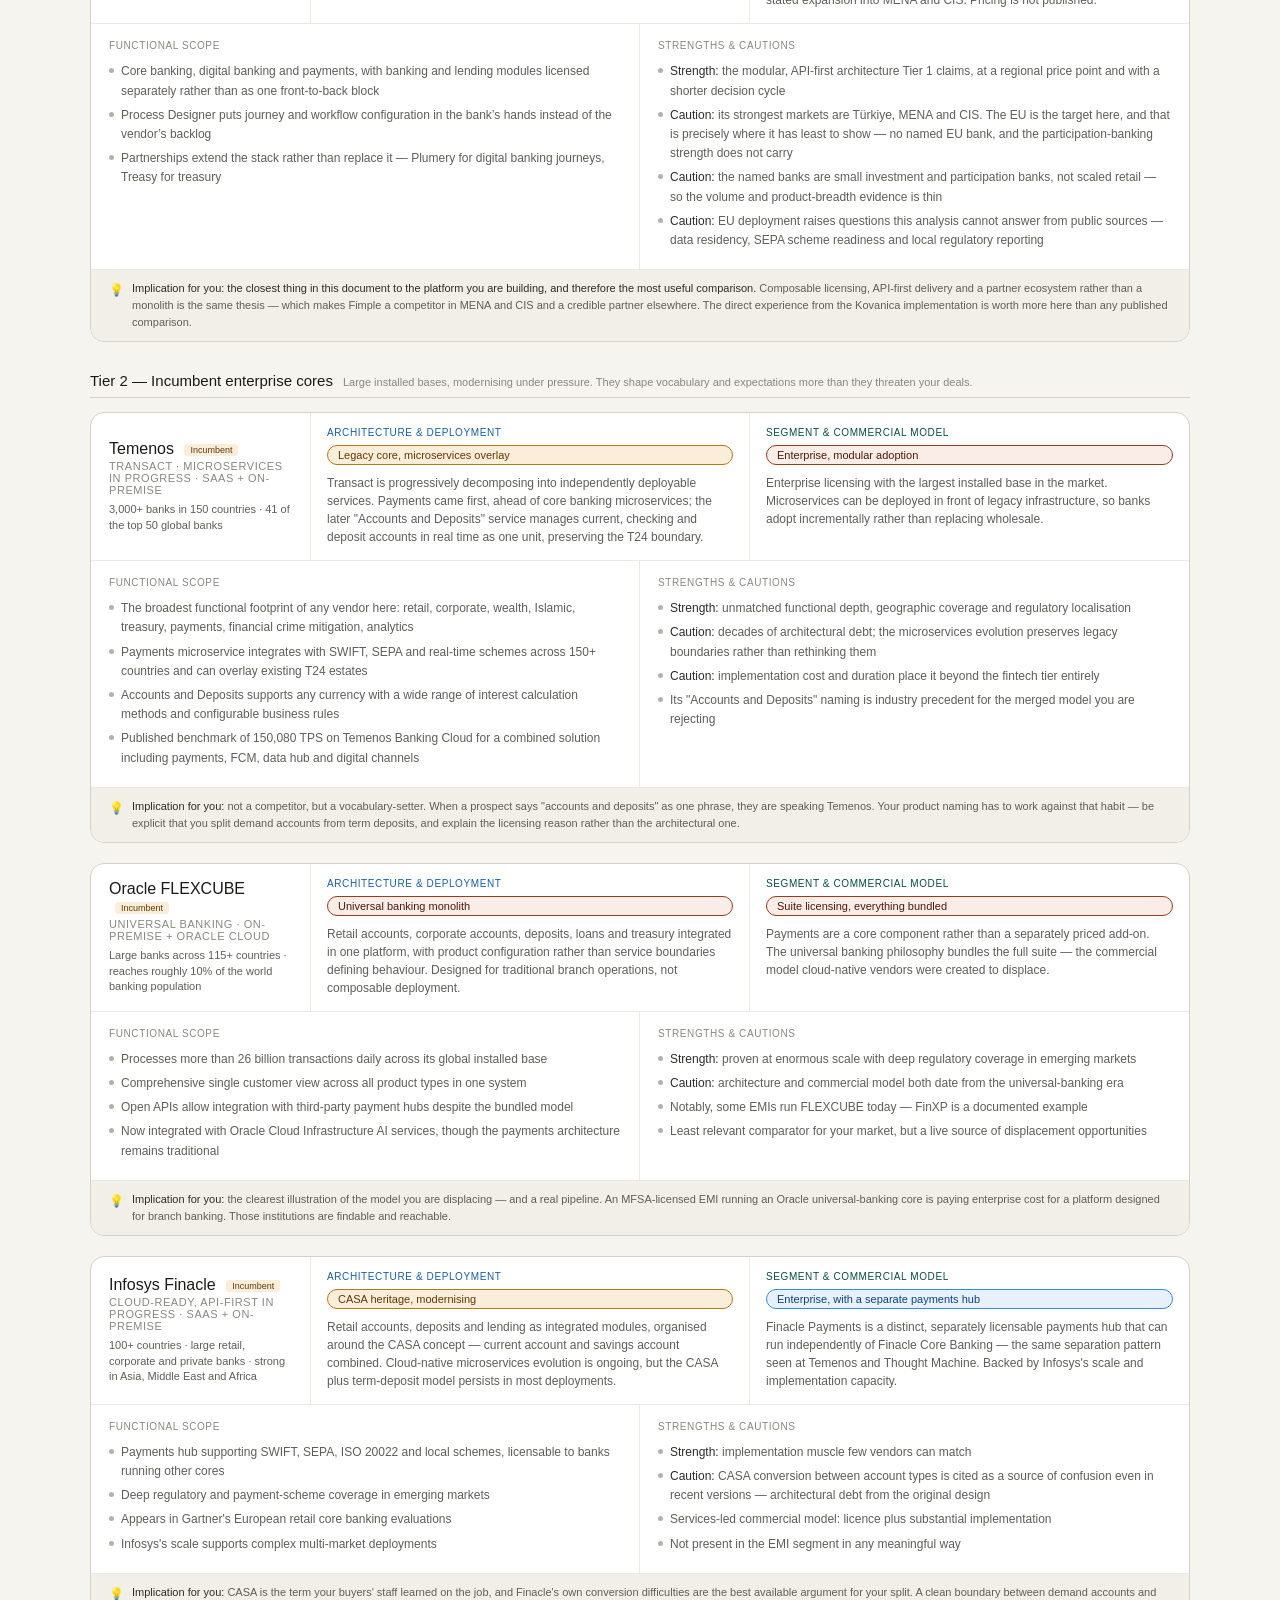
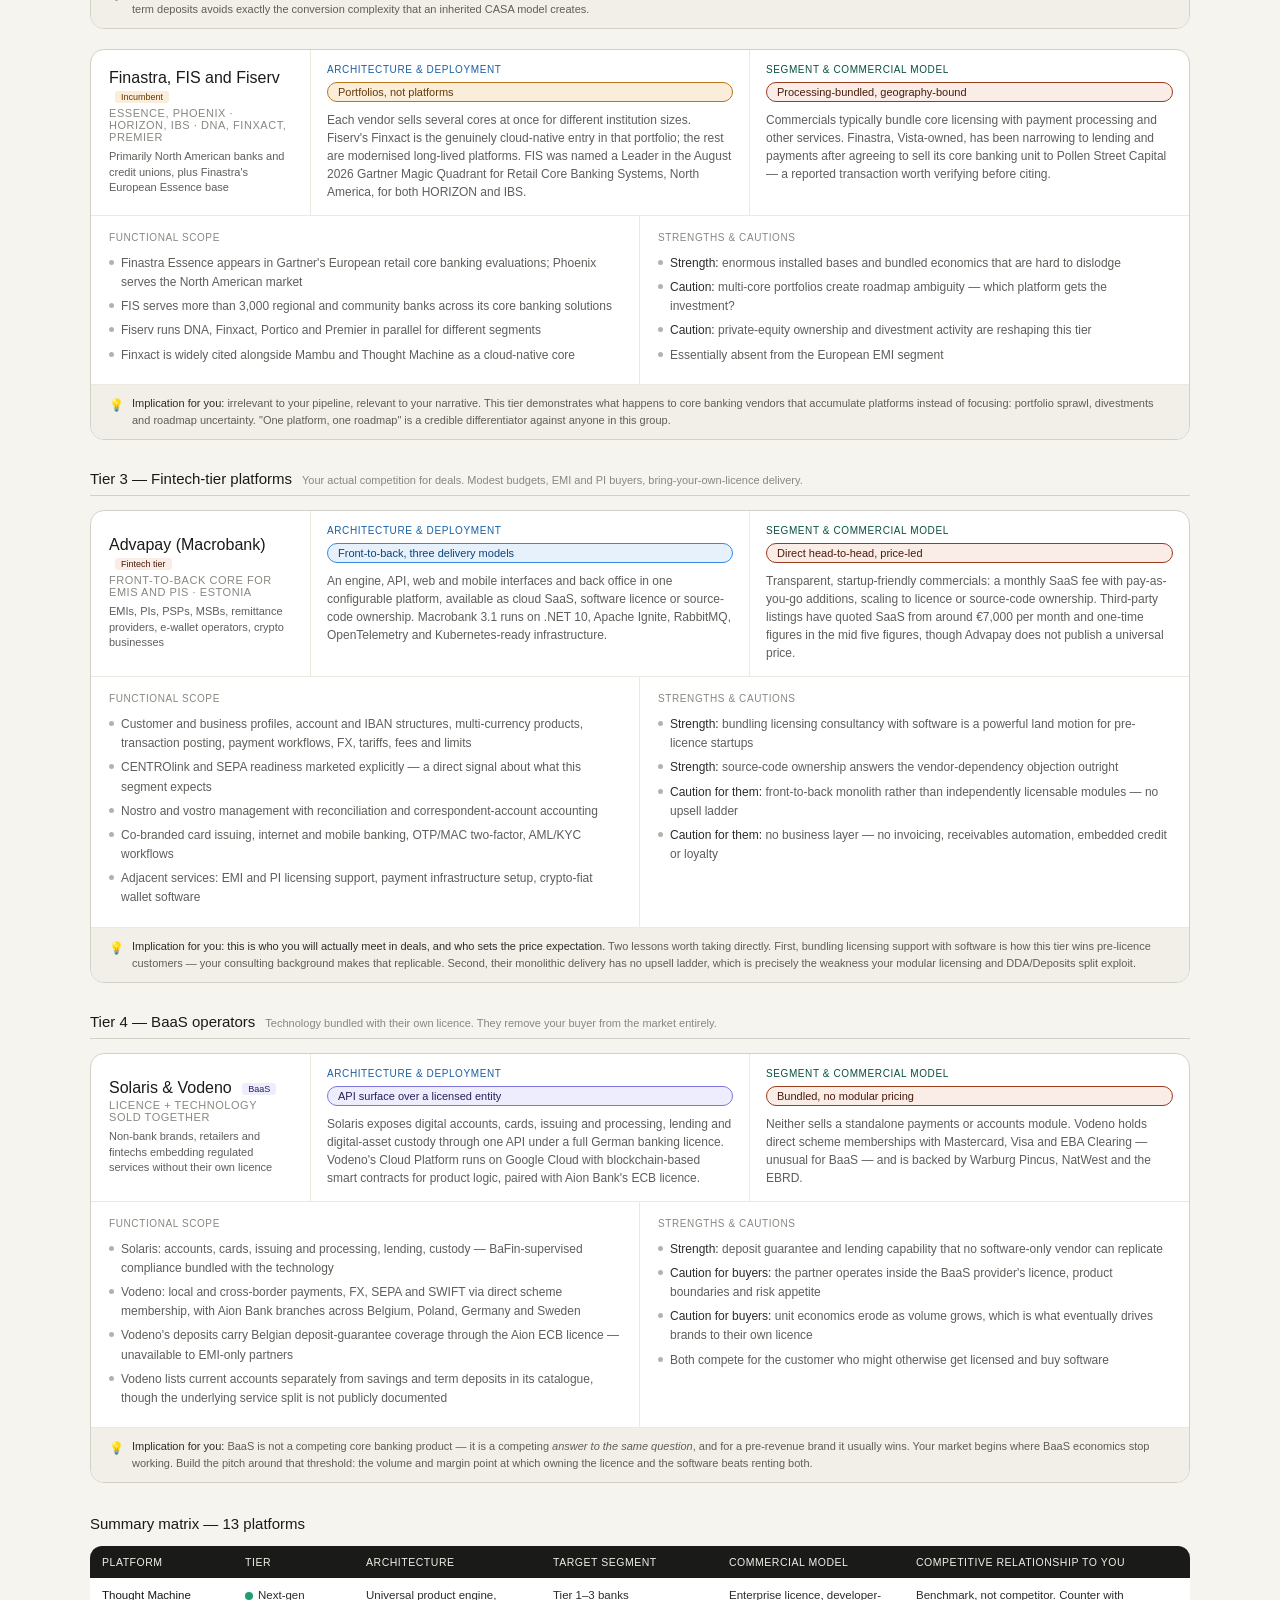
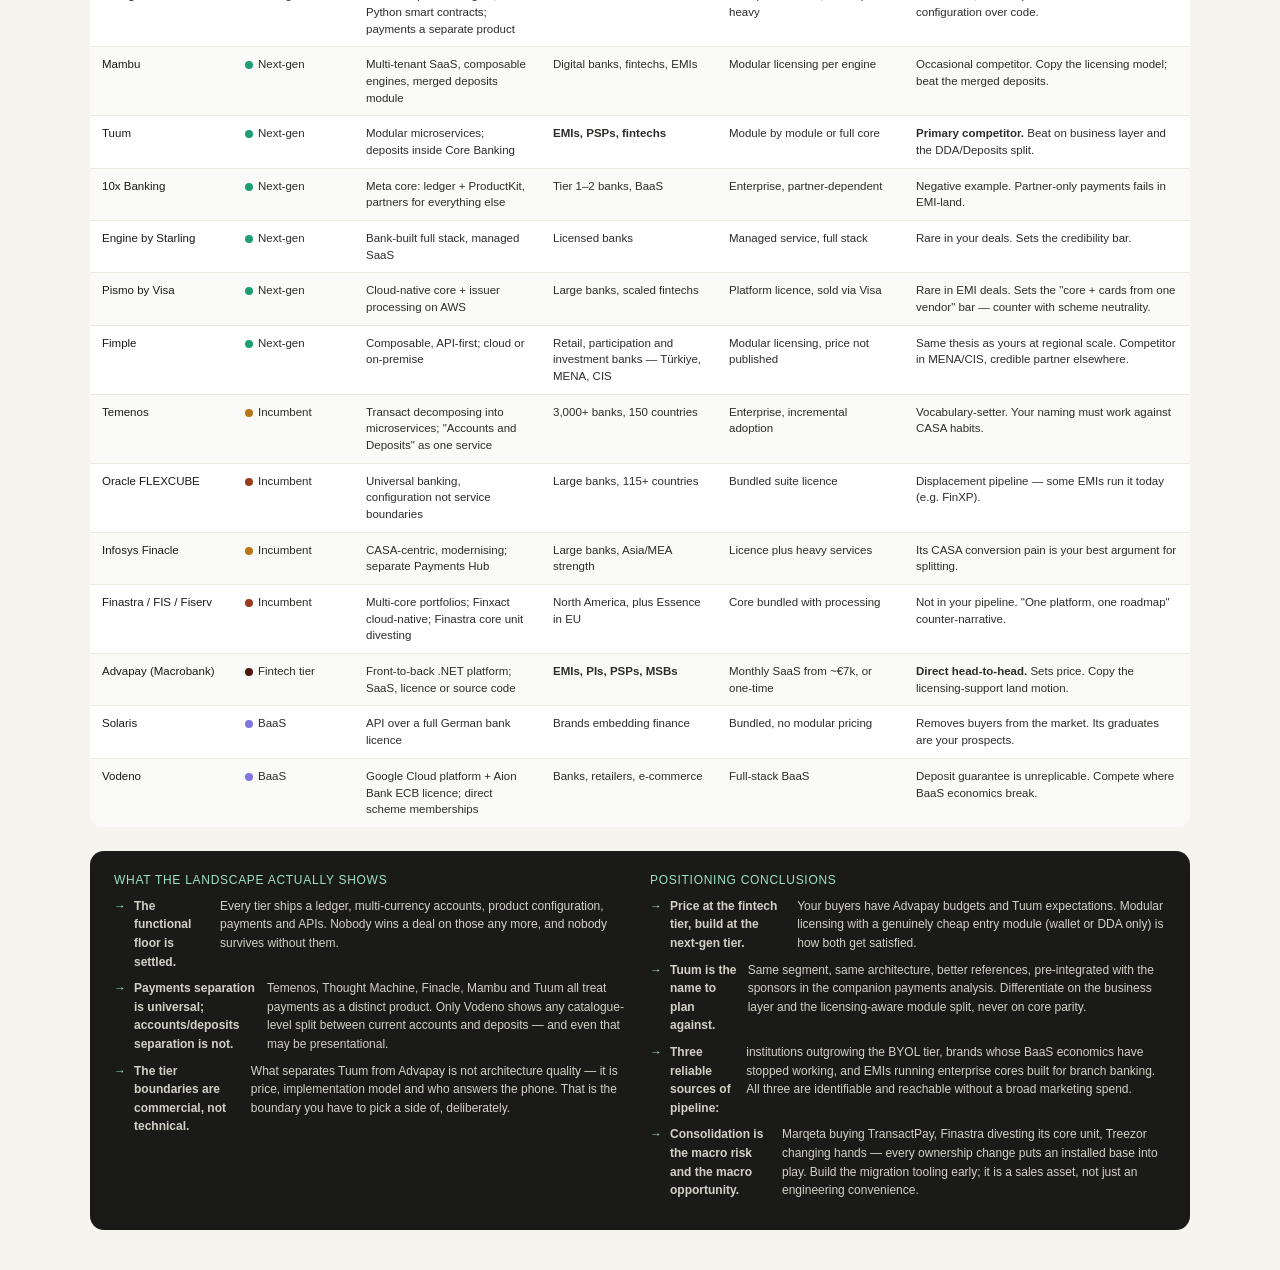
<file: research/core_banking_providers_analysis_2026-10-29.html>
<!DOCTYPE html>
<html lang="en">
<head>
<meta charset="UTF-8">
<meta name="viewport" content="width=device-width, initial-scale=1.0">
<title>Core Banking Providers — Full Competitive Analysis</title>
<style>
  * { box-sizing: border-box; margin: 0; padding: 0; }
  body { font-family: -apple-system, BlinkMacSystemFont, 'Segoe UI', sans-serif; background: #f5f4ef; padding: 40px 24px; min-height: 100vh; color: #2c2c2a; }
  h1 { font-size: 20px; font-weight: 500; text-align: center; color: #1a1a18; margin-bottom: 4px; }
  .subtitle { font-size: 13px; color: #888780; text-align: center; margin-bottom: 8px; }
  .questions { display: grid; grid-template-columns: 1fr 1fr; gap: 10px; max-width: 900px; margin: 0 auto 28px; }
  .q-box { border-radius: 8px; padding: 10px 14px; font-size: 12px; line-height: 1.5; }
  .q1 { background: #e6f1fb; border: 1px solid #378add; color: #0c447c; }
  .q2 { background: #e1f5ee; border: 1px solid #1d9e75; color: #085041; }
  .q-box strong { font-weight: 500; display: block; margin-bottom: 2px; font-size: 11px; text-transform: uppercase; letter-spacing: 0.05em; }

  .container { max-width: 1100px; margin: 0 auto; }

  .section-head { display: flex; align-items: baseline; gap: 10px; margin: 30px 0 14px; padding-bottom: 8px; border-bottom: 1px solid #d3d1c7; }
  .section-head h2 { font-size: 15px; font-weight: 500; color: #1a1a18; }
  .section-head span { font-size: 11px; color: #888780; }

  .platform { background: #ffffff; border: 1px solid #d3d1c7; border-radius: 14px; margin-bottom: 20px; overflow: hidden; }
  .platform-header { display: grid; grid-template-columns: 220px 1fr 1fr; gap: 0; border-bottom: 1px solid #ece9e0; }
  .platform-identity { padding: 16px 18px; border-right: 1px solid #ece9e0; display: flex; flex-direction: column; justify-content: center; }
  .platform-name { font-size: 16px; font-weight: 500; color: #1a1a18; margin-bottom: 2px; }
  .platform-type { font-size: 11px; color: #888780; text-transform: uppercase; letter-spacing: 0.05em; margin-bottom: 6px; }
  .platform-target { font-size: 11px; color: #5f5e5a; line-height: 1.4; }

  .verdict-cell { padding: 14px 16px; display: flex; flex-direction: column; justify-content: flex-start; gap: 5px; }
  .vc-label { font-size: 10px; font-weight: 500; text-transform: uppercase; letter-spacing: 0.06em; margin-bottom: 2px; }
  .vc-q1 { border-right: 1px solid #ece9e0; }
  .vc-q1 .vc-label { color: #185fa5; }
  .vc-q2 .vc-label { color: #085041; }

  .verdict-badge { display: inline-block; font-size: 11px; font-weight: 500; padding: 3px 10px; border-radius: 20px; margin-bottom: 4px; }
  .vb-sep   { background: #e6f1fb; color: #0c447c; border: 0.5px solid #378add; }
  .vb-int   { background: #faeeda; color: #633806; border: 0.5px solid #ba7517; }
  .vb-both  { background: #eeedfe; color: #26215c; border: 0.5px solid #7f77dd; }
  .vb-split { background: #e1f5ee; color: #085041; border: 0.5px solid #1d9e75; }
  .vb-merge { background: #faece7; color: #4a1b0c; border: 0.5px solid #993c1d; }
  .vb-mixed { background: #f1efe8; color: #444441; border: 0.5px solid #b4b2a9; }

  .verdict-detail { font-size: 12px; color: #5f5e5a; line-height: 1.5; }

  .platform-body { display: grid; grid-template-columns: 1fr 1fr; }
  .body-col { padding: 14px 18px; font-size: 12px; color: #2c2c2a; line-height: 1.6; }
  .body-col:first-child { border-right: 1px solid #ece9e0; }
  .body-col-label { font-size: 10px; font-weight: 500; text-transform: uppercase; letter-spacing: 0.06em; color: #888780; margin-bottom: 8px; }
  .point { display: flex; gap: 7px; margin-bottom: 5px; }
  .point-dot { flex-shrink: 0; width: 5px; height: 5px; border-radius: 50%; background: #b4b2a9; margin-top: 6px; }
  .point-text { color: #5f5e5a; }
  .point-text strong { color: #2c2c2a; font-weight: 500; }

  .insight { background: #f1efe8; border-top: 1px solid #ece9e0; padding: 10px 18px; font-size: 11px; color: #5f5e5a; line-height: 1.55; display: flex; gap: 8px; align-items: flex-start; }
  .insight-icon { flex-shrink: 0; font-size: 12px; margin-top: 1px; }
  .insight strong { color: #2c2c2a; font-weight: 500; }

  .gen-tag { display: inline-block; font-size: 9px; font-weight: 500; padding: 1px 6px; border-radius: 3px; margin-left: 6px; vertical-align: middle; }
  .gen-cloud  { background: #e1f5ee; color: #085041; }
  .gen-legacy { background: #faeeda; color: #633806; }
  .gen-baas   { background: #eeedfe; color: #26215c; }
  .gen-peer   { background: #faece7; color: #4a1b0c; }

  .matrix-section { margin-top: 32px; }
  .matrix-title { font-size: 15px; font-weight: 500; color: #1a1a18; margin-bottom: 14px; }
  .matrix-table { width: 100%; border-collapse: collapse; font-size: 11.5px; border-radius: 12px; overflow: hidden; }
  .matrix-table th { padding: 10px 12px; text-align: left; font-weight: 500; font-size: 10.5px; text-transform: uppercase; letter-spacing: 0.05em; background: #1a1a18; color: #f1efe8; }
  .matrix-table td { padding: 9px 12px; border-bottom: 0.5px solid #ece9e0; background: #fff; vertical-align: top; line-height: 1.45; }
  .matrix-table tr:last-child td { border-bottom: none; }
  .matrix-table tr:nth-child(even) td { background: #fafaf8; }
  .matrix-table td:first-child { font-weight: 500; color: #1a1a18; }
  .dot { display: inline-block; width: 8px; height: 8px; border-radius: 50%; margin-right: 5px; vertical-align: middle; }

  .takeaway { background: #1a1a18; color: #f1efe8; border-radius: 14px; padding: 22px 24px; margin-top: 24px; }
  .takeaway h3 { font-size: 12px; font-weight: 500; color: #9FE1CB; text-transform: uppercase; letter-spacing: 0.06em; margin-bottom: 10px; }
  .takeaway-grid { display: grid; grid-template-columns: 1fr 1fr; gap: 20px; }
  .tk { display: flex; gap: 8px; font-size: 12px; color: #d3d1c7; line-height: 1.55; margin-bottom: 8px; }
  .tk::before { content: '→'; color: #9FE1CB; flex-shrink: 0; }

  .sources { margin-top: 24px; padding: 16px 18px; background: #fff; border: 1px solid #d3d1c7; border-radius: 12px; font-size: 11px; color: #5f5e5a; line-height: 1.6; }
  .sources h4 { font-size: 10px; font-weight: 500; text-transform: uppercase; letter-spacing: 0.06em; color: #888780; margin-bottom: 8px; }
  .sources a { color: #185fa5; text-decoration: none; }
</style>
</head>
<body>
<div class="container">

  <h1>Core Banking Providers — Full Competitive Analysis</h1>
  <p class="subtitle">13 platforms across four tiers · architecture, segment, commercial model, functional breadth and vendor viability</p>

  <div class="questions">
    <div class="q-box q1">
      <strong>Dimension 1 — Platform</strong>
      Architecture and deployment: cloud-native or modernised legacy, multi-tenant SaaS or self-hosted, configuration-driven or code-driven, module boundaries.
    </div>
    <div class="q-box q2">
      <strong>Dimension 2 — Business</strong>
      Target segment, commercial and licensing model, functional breadth, implementation profile, and vendor viability — ownership, funding and consolidation risk.
    </div>
  </div>

  <!-- ══ MARKET STRUCTURE ══ -->
  <div class="platform">
    <div class="platform-header">
      <div class="platform-identity">
        <div class="platform-name">Market structure</div>
        <div class="platform-type">Four tiers, not one market</div>
        <div class="platform-target">Vendors compete inside tiers, almost never across them</div>
      </div>
      <div class="verdict-cell vc-q1">
        <div class="vc-label">The tiers</div>
        <span class="verdict-badge vb-mixed">Next-gen · Incumbent · Fintech-tier · BaaS</span>
        <div class="verdict-detail"><strong>Cloud-native next-gen</strong> chasing tier 1–3 banks. <strong>Incumbent enterprise</strong> defending installed bases. <strong>Fintech-tier platforms</strong> serving EMIs and PIs on modest budgets. <strong>BaaS operators</strong> selling technology bundled with their own licence.</div>
      </div>
      <div class="verdict-cell vc-q2">
        <div class="vc-label">Where you actually compete</div>
        <span class="verdict-badge vb-merge">Fintech tier, with next-gen expectations</span>
        <div class="verdict-detail">Your buyers are EMIs and PIs with fintech-tier budgets, but they shortlist against Tuum and Mambu and expect next-gen architecture. The tier you sell into and the tier you are measured against are different — that gap defines the product problem.</div>
      </div>
    </div>
    <div class="insight"><div class="insight-icon">💡</div><div><strong>Read this document with that asymmetry in mind.</strong> Thought Machine and Temenos are not your competition for deals; they set the architectural expectations your prospects arrive with. Advapay <em>is</em> your competition for deals, and it sets the price expectation. Tuum sits uncomfortably in between and is the single most dangerous name on this list for you.</div></div>
  </div>

  <div class="section-head"><h2>Tier 1 — Cloud-native next-generation cores</h2><span>Built this decade, cloud-first, sold to banks. They define what "modern" means in every RFP you will see.</span></div>

  <!-- ══ THOUGHT MACHINE ══ -->
  <div class="platform">
    <div class="platform-header">
      <div class="platform-identity">
        <div class="platform-name">Thought Machine <span class="gen-tag gen-cloud">Next-gen</span></div>
        <div class="platform-type">Vault Core + Vault Payments · SaaS / self-hosted</div>
        <div class="platform-target">Tier 1–3 banks and scaled fintechs · JPMorgan Chase, Lloyds, Standard Chartered, Intesa Sanpaolo</div>
      </div>
      <div class="verdict-cell vc-q1">
        <div class="vc-label">Architecture &amp; deployment</div>
        <span class="verdict-badge vb-sep">Smart contracts on a universal engine</span>
        <div class="verdict-detail">A deliberately product-agnostic Universal Product Engine: the core does not "know" the product it runs. Every product — current account, savings, time deposit, credit card, mortgage — is a Python smart contract on one event-sourced ledger. Vault Payments is a separate product, sellable to banks running other cores.</div>
      </div>
      <div class="verdict-cell vc-q2">
        <div class="vc-label">Segment &amp; commercial model</div>
        <span class="verdict-badge vb-merge">Enterprise · developer-heavy</span>
        <div class="verdict-detail">Enterprise licensing with substantial implementation partners. A Product Library of 200+ pre-written smart contracts shortens the start, but the operating model assumes in-house engineering capability.</div>
      </div>
    </div>
    <div class="platform-body">
      <div class="body-col">
        <div class="body-col-label">Functional scope</div>
        <div class="point"><div class="point-dot"></div><div class="point-text">Vault Core: ledger, product engine, posting, event sourcing — all account changes as immutable events</div></div>
        <div class="point"><div class="point-dot"></div><div class="point-text">Vault Payments: standalone, ISO 20022 native, rails-based configuration, card issuing on Mastercard, dynamic account routing that decouples instrument from funding source</div></div>
        <div class="point"><div class="point-dot"></div><div class="point-text">Named a Gartner Magic Quadrant Leader for Retail Core Banking in 2025, with both products recognised</div></div>
        <div class="point"><div class="point-dot"></div><div class="point-text">Deployable as SaaS or self-hosted — important for banks with data-residency constraints</div></div>
      </div>
      <div class="body-col">
        <div class="body-col-label">Strengths &amp; cautions</div>
        <div class="point"><div class="point-dot"></div><div class="point-text"><strong>Strength:</strong> the most architecturally coherent platform in the market, and the reference for payments-as-a-separate-product</div></div>
        <div class="point"><div class="point-dot"></div><div class="point-text"><strong>Caution:</strong> every product is code. That is powerful for a bank with a platform team and prohibitive for a 20-person EMI</div></div>
        <div class="point"><div class="point-dot"></div><div class="point-text"><strong>Caution:</strong> cost and implementation profile exclude the fintech tier entirely</div></div>
        <div class="point"><div class="point-dot"></div><div class="point-text">Vault Payments selling into non-Vault-Core banks proves payments is a standalone market</div></div>
      </div>
    </div>
    <div class="insight"><div class="insight-icon">💡</div><div><strong>Implication for you:</strong> not a deal competitor, but the architectural benchmark your prospects cite. Your counter-position is explicit: configuration where they require code. An EMI should be able to launch a product without hiring a Python engineer — say that plainly, because it is the real difference and it is in your favour for this segment.</div></div>
  </div>

  <!-- ══ MAMBU ══ -->
  <div class="platform">
    <div class="platform-header">
      <div class="platform-identity">
        <div class="platform-name">Mambu <span class="gen-tag gen-cloud">Next-gen</span></div>
        <div class="platform-type">Multi-tenant SaaS · composable banking</div>
        <div class="platform-target">Fintechs, digital banks, EMIs, credit unions · 260+ clients across 65 countries</div>
      </div>
      <div class="verdict-cell vc-q1">
        <div class="vc-label">Architecture &amp; deployment</div>
        <span class="verdict-badge vb-sep">Composable, API-configured engines</span>
        <div class="verdict-detail">Multi-tenant SaaS with lending, deposits and payments as independently licensable engines configured through APIs. Deposits is a single module spanning current accounts, savings, wallets and term deposits, with product type as a configuration parameter.</div>
      </div>
      <div class="verdict-cell vc-q2">
        <div class="vc-label">Segment &amp; commercial model</div>
        <span class="verdict-badge vb-split">Modular licensing, mid-market up</span>
        <div class="verdict-detail">The clearest composable commercial model in the market: customers license the modules they need and expand. Mambu Payments launched in May 2025 following the acquisition of Numeral, with existing customers expanding onto it.</div>
      </div>
    </div>
    <div class="platform-body">
      <div class="body-col">
        <div class="body-col-label">Functional scope</div>
        <div class="point"><div class="point-dot"></div><div class="point-text">Deposits engine covers current, savings, group savings, wallets and term deposits, plus Islamic profit-sharing structures, in one configurable module</div></div>
        <div class="point"><div class="point-dot"></div><div class="point-text">Lending engine with strong heritage in microfinance and consumer lending</div></div>
        <div class="point"><div class="point-dot"></div><div class="point-text">Payments natively integrated with the core: routing updates GL accounts and handles AML suspense accounts automatically; SEPA CT/DD, UK Faster Payments, real-time payments</div></div>
        <div class="point"><div class="point-dot"></div><div class="point-text">Broad connector ecosystem — customers historically integrated third-party PSPs and card providers through it</div></div>
      </div>
      <div class="body-col">
        <div class="body-col-label">Strengths &amp; cautions</div>
        <div class="point"><div class="point-dot"></div><div class="point-text"><strong>Strength:</strong> configuration-driven, fast to launch, the broadest reference base in the digital-bank segment</div></div>
        <div class="point"><div class="point-dot"></div><div class="point-text"><strong>Strength:</strong> the composable licensing model is the one to emulate commercially</div></div>
        <div class="point"><div class="point-dot"></div><div class="point-text"><strong>Caution:</strong> the merged deposits module means a change to term-deposit maturity logic touches the same engine as current accounts</div></div>
        <div class="point"><div class="point-dot"></div><div class="point-text"><strong>Caution:</strong> multi-tenant SaaS limits deep customisation — a recurring complaint from customers with unusual products</div></div>
      </div>
    </div>
    <div class="insight"><div class="insight-icon">💡</div><div><strong>Implication for you:</strong> Mambu is the commercial model to copy and the functional boundary to improve on. Its merged deposits engine is a simplification you have deliberately rejected; its composable licensing is a structure you should adopt wholesale. Expect Mambu in most competitive deals above the smallest EMIs.</div></div>
  </div>

  <!-- ══ TUUM ══ -->
  <div class="platform">
    <div class="platform-header">
      <div class="platform-identity">
        <div class="platform-name">Tuum <span class="gen-tag gen-cloud">Next-gen</span></div>
        <div class="platform-type">Modular microservices · API-first SaaS · formerly Modularbank</div>
        <div class="platform-target">EMIs, PSPs, fintechs and digital banks · LHV, Zenus, Solidgate</div>
      </div>
      <div class="verdict-cell vc-q1">
        <div class="vc-label">Architecture &amp; deployment</div>
        <span class="verdict-badge vb-sep">True modules, sold separately</span>
        <div class="verdict-detail">Modular microservices sold module by module or as a full core replacement. Core Banking covers accounts, transactions and FX; Cards, Lending and Payments are distinct modules. Deposits sit inside Core Banking alongside current accounts.</div>
      </div>
      <div class="verdict-cell vc-q2">
        <div class="vc-label">Segment &amp; commercial model</div>
        <span class="verdict-badge vb-merge">Your segment, your pitch</span>
        <div class="verdict-detail">Explicitly positioned for EMI and PSP flows, with modular licensing and progressive adoption. This is the closest architectural and commercial comparator to what you are building.</div>
      </div>
    </div>
    <div class="platform-body">
      <div class="body-col">
        <div class="body-col-label">Functional scope</div>
        <div class="point"><div class="point-dot"></div><div class="point-text">Payments across SEPA, SWIFT, FX and local rails with smart routing; pre-integrated with LHV Connect, Banking Circle, Currencycloud and CENTROlink</div></div>
        <div class="point"><div class="point-dot"></div><div class="point-text">Upgraded during H1 2025 for ISO 20022, nostro reconciliation and inter-group payments with multi-currency nostro/vostro logic</div></div>
        <div class="point"><div class="point-dot"></div><div class="point-text">Deposit products — fixed, notice and flexible — with automated lifecycle and interest logic inside the Core Banking module</div></div>
        <div class="point"><div class="point-dot"></div><div class="point-text">Islamic finance deposit structures added in H1 2025; LHV's BaaS operation runs on Tuum</div></div>
      </div>
      <div class="body-col">
        <div class="body-col-label">Strengths &amp; cautions</div>
        <div class="point"><div class="point-dot"></div><div class="point-text"><strong>Strength:</strong> the pre-integrated rail and sponsor connectors are a genuine moat — matching that list is a multi-year effort</div></div>
        <div class="point"><div class="point-dot"></div><div class="point-text"><strong>Strength:</strong> a marquee reference (LHV) at exactly the institution type you target</div></div>
        <div class="point"><div class="point-dot"></div><div class="point-text"><strong>Caution for them:</strong> accounts and deposits stay merged, forfeiting the EMI licensing upsell lever</div></div>
        <div class="point"><div class="point-dot"></div><div class="point-text"><strong>Caution for them:</strong> no invoicing, receivables automation, loyalty or merchant-embedded credit — the business-layer gap is unaddressed</div></div>
      </div>
    </div>
    <div class="insight"><div class="insight-icon">💡</div><div><strong>Implication for you: this is the competitor to plan against, not Mambu or Thought Machine.</strong> Same segment, same architecture, same commercial model, already installed at your reference prospects. You do not beat Tuum on core banking parity. You beat it on the business layer — invoicing, collections, embedded credit — and on the DDA/Deposits split that gives EMIs a cleaner, cheaper entry price.</div></div>
  </div>

  <!-- ══ 10x ══ -->
  <div class="platform">
    <div class="platform-header">
      <div class="platform-identity">
        <div class="platform-name">10x Banking <span class="gen-tag gen-cloud">Next-gen</span></div>
        <div class="platform-type">SuperCore · "meta core" · SaaS on AWS</div>
        <div class="platform-target">Tier 1–2 banks, building societies, BaaS operators · Chase UK, Westpac, Old Mutual</div>
      </div>
      <div class="verdict-cell vc-q1">
        <div class="vc-label">Architecture &amp; deployment</div>
        <span class="verdict-badge vb-sep">Ledger + product engine, nothing else</span>
        <div class="verdict-detail">A deliberately narrow scope: SuperCore is the ledger and ProductKit the product engine, with everything else reached through SmartAdapters and partners. Kafka-based event streaming enables real-time flow to partners without tight coupling. Polyglot customisation in any language.</div>
      </div>
      <div class="verdict-cell vc-q2">
        <div class="vc-label">Segment &amp; commercial model</div>
        <span class="verdict-badge vb-merge">Enterprise, partner-dependent</span>
        <div class="verdict-detail">Large-bank enterprise licensing. No native payments engine: payments go to specialist partners, with Paymentology pre-integrated for card issuing and processing. ISO 20022 support arrives through partner integrations rather than the core.</div>
      </div>
    </div>
    <div class="platform-body">
      <div class="body-col">
        <div class="body-col-label">Functional scope</div>
        <div class="point"><div class="point-dot"></div><div class="point-text">ProductKit abstracts deposit and lending products across retail, SME and corporate as one domain</div></div>
        <div class="point"><div class="point-dot"></div><div class="point-text">Pre-built modules for savings, deposits and current accounts, all configured on one engine</div></div>
        <div class="point"><div class="point-dot"></div><div class="point-text">Chase UK and Westpac run term deposits and current accounts on the same platform instance</div></div>
        <div class="point"><div class="point-dot"></div><div class="point-text">Appears in Gartner's European retail core banking evaluations</div></div>
      </div>
      <div class="body-col">
        <div class="body-col-label">Strengths &amp; cautions</div>
        <div class="point"><div class="point-dot"></div><div class="point-text"><strong>Strength:</strong> intellectual clarity — be the best ledger, partner for everything else</div></div>
        <div class="point"><div class="point-dot"></div><div class="point-text"><strong>Caution:</strong> single pre-integrated card partner is a concentration dependency</div></div>
        <div class="point"><div class="point-dot"></div><div class="point-text"><strong>Caution:</strong> no native payments engine is a real gap for payment-led institutions, which is most of your market</div></div>
        <div class="point"><div class="point-dot"></div><div class="point-text">Tier 1–2 focus puts it outside your competitive set in practice</div></div>
      </div>
    </div>
    <div class="insight"><div class="insight-icon">💡</div><div><strong>Implication for you:</strong> a useful negative example. 10x's partner-only payments strategy works for banks that already have payment infrastructure. EMIs do not — payments <em>is</em> their business. Owning a native payments module is right for your segment precisely where it is wrong for 10x's.</div></div>
  </div>

  <!-- ══ ENGINE BY STARLING ══ -->
  <div class="platform">
    <div class="platform-header">
      <div class="platform-identity">
        <div class="platform-name">Engine by Starling <span class="gen-tag gen-cloud">Next-gen</span></div>
        <div class="platform-type">Bank-built core licensed as managed SaaS</div>
        <div class="platform-target">Banks and licensed institutions launching digital propositions</div>
      </div>
      <div class="verdict-cell vc-q1">
        <div class="vc-label">Architecture &amp; deployment</div>
        <span class="verdict-badge vb-sep">Proven in production at a real bank</span>
        <div class="verdict-detail">Starling Bank's own core and digital banking stack, licensed to other institutions as managed SaaS. The whole proposition is that it runs a profitable licensed bank in production, not just a vendor demo.</div>
      </div>
      <div class="verdict-cell vc-q2">
        <div class="vc-label">Segment &amp; commercial model</div>
        <span class="verdict-badge vb-merge">Full stack, bank-shaped</span>
        <div class="verdict-detail">Core plus channels delivered together as a managed service. Appears in Gartner's European retail core banking evaluations. The product is shaped by Starling's own bank model, which is both its credibility and its constraint.</div>
      </div>
    </div>
    <div class="platform-body">
      <div class="body-col">
        <div class="body-col-label">Functional scope</div>
        <div class="point"><div class="point-dot"></div><div class="point-text">Core ledger, products, payments and customer-facing channels as an integrated stack</div></div>
        <div class="point"><div class="point-dot"></div><div class="point-text">Built around UK retail and SME banking patterns, with deposit-taking assumed</div></div>
        <div class="point"><div class="point-dot"></div><div class="point-text">Managed delivery model: the vendor operates the platform rather than handing over software</div></div>
        <div class="point"><div class="point-dot"></div><div class="point-text">A growing category — bank-built cores sold outward also includes propositions from other digital banks</div></div>
      </div>
      <div class="body-col">
        <div class="body-col-label">Strengths &amp; cautions</div>
        <div class="point"><div class="point-dot"></div><div class="point-text"><strong>Strength:</strong> production provenance at a real licensed bank is a credibility argument no pure vendor can match</div></div>
        <div class="point"><div class="point-dot"></div><div class="point-text"><strong>Caution:</strong> shaped by a deposit-taking bank's needs — the EMI model is not its design centre</div></div>
        <div class="point"><div class="point-dot"></div><div class="point-text"><strong>Caution:</strong> customers are buying from a competitor in the deposit market, a recurring commercial objection</div></div>
        <div class="point"><div class="point-dot"></div><div class="point-text">Full-stack delivery means less freedom over channels and customer experience</div></div>
      </div>
    </div>
    <div class="insight"><div class="insight-icon">💡</div><div><strong>Implication for you:</strong> rarely in your deals, but it sets a bar on credibility. Your equivalent of "proven in production" is reference implementations and demonstrable operational transparency — which, under DORA, your customers need from you anyway.</div></div>
  </div>

  <!-- ══ PISMO BY VISA ══ -->
  <div class="platform">
    <div class="platform-header">
      <div class="platform-identity">
        <div class="platform-name">Pismo by Visa <span class="gen-tag gen-cloud">Next-gen</span></div>
        <div class="platform-type">Cloud-native core banking + issuer processing · owned by Visa</div>
        <div class="platform-target">Large banks and scaled fintechs wanting core and card processing on one platform</div>
      </div>
      <div class="verdict-cell vc-q1">
        <div class="vc-label">Architecture &amp; deployment</div>
        <span class="verdict-badge vb-both">Core + card processing in one cloud stack</span>
        <div class="verdict-detail">Founded 2016 in São Paulo and acquired by Visa for US$1bn (closed January 2024). Cloud-native, API-first platform on AWS covering accounts, ledger, credit, debit and commercial transactions, with connections to local rails such as Pix. Management and engineering still run as a separate unit inside Visa.</div>
      </div>
      <div class="verdict-cell vc-q2">
        <div class="vc-label">Segment &amp; commercial model</div>
        <span class="verdict-badge vb-merge">Sold by Visa's global sales force to big issuers</span>
        <div class="verdict-detail">Visa's stated goal is for Pismo to be the "platform of choice" for its issuing partners. Serves Mastercard-aligned issuers too. References are tier-one: Itaú (renewed 2024), Citi (corporate DDA, 2024), and historically Revolut, N26, Nubank and Cora. Europe went from no customers before the acquisition to one major bank live and three in implementation (early 2025).</div>
      </div>
    </div>
    <div class="platform-body">
      <div class="body-col">
        <div class="body-col-label">Functional scope</div>
        <div class="point"><div class="point-dot"></div><div class="point-text">Core banking ledger and accounts, including corporate demand deposit accounts (the Citi use case)</div></div>
        <div class="point"><div class="point-dot"></div><div class="point-text"><strong>Issuer processing built in</strong> — credit, debit, prepaid and commercial cards on the same platform as the accounts, which no other Tier 1 core in this analysis offers natively</div></div>
        <div class="point"><div class="point-dot"></div><div class="point-text">Rail-agnostic payment connections, including real-time local schemes</div></div>
        <div class="point"><div class="point-dot"></div><div class="point-text">Live in Brazil, Mexico, Chile, the US, Europe, India and Australia</div></div>
      </div>
      <div class="body-col">
        <div class="body-col-label">Strengths &amp; cautions</div>
        <div class="point"><div class="point-dot"></div><div class="point-text"><strong>Strength:</strong> Visa's balance sheet removes vendor-viability risk entirely, and its sales force puts Pismo in front of every large issuer</div></div>
        <div class="point"><div class="point-dot"></div><div class="point-text"><strong>Strength:</strong> one vendor for core and card processing collapses the integration you would otherwise build to a separate processor (see <em>Card Processing Providers</em>)</div></div>
        <div class="point"><div class="point-dot"></div><div class="point-text"><strong>Caution:</strong> scheme ownership — Mastercard-led issuers and regulators may question neutrality, and pricing will favour Visa-issued programmes</div></div>
        <div class="point"><div class="point-dot"></div><div class="point-text"><strong>Caution:</strong> design centre is large banks; EMI-sized deals and European references are still thin</div></div>
      </div>
    </div>
    <div class="insight"><div class="insight-icon">💡</div><div><strong>Implication for you:</strong> the one Tier 1 vendor that bundles card issuing with the core, backed by the scheme itself. It will rarely meet you in small EMI deals, but it defines the "core plus cards from one vendor" expectation. Your answer is scheme neutrality — pluggable processors and BIN sponsors behind the Cards integration module — plus the business layer Pismo does not offer.</div></div>
  </div>

  <div class="platform">
    <div class="platform-header">
      <div class="platform-identity">
        <div class="platform-name">Fimple <span class="gen-tag gen-cloud">Next-gen</span></div>
        <div class="platform-type">Composable cloud-native core &middot; T&uuml;rkiye</div>
        <div class="platform-target">Retail, participation and investment banks, and fintechs &mdash; T&uuml;rkiye, MENA and CIS</div>
      </div>
      <div class="verdict-cell vc-q1">
        <div class="vc-label">Architecture &amp; deployment</div>
        <span class="verdict-badge vb-sep">Composable, API-first, cloud or on-premise</span>
        <div class="verdict-detail">Founded in 2019, cloud-native and microservice-based with an API-first design &mdash; its own materials cite more than 5,500 API services and go-live in weeks. Two products: Fimple Core and Fimple Process Designer for configuration and workflow. Available as cloud SaaS or on-premise.</div>
      </div>
      <div class="verdict-cell vc-q2">
        <div class="vc-label">Segment &amp; commercial model</div>
        <span class="verdict-badge vb-mixed">Regional challenger, modular licensing</span>
        <div class="verdict-detail">$12m Series A announced February 2025, led by DN Capital and Smartfin with APY Ventures and Tera Portfolio participating. Named customers are Turkish banks &mdash; Aytemiz Investment Bank, Misyon Bank, Hedef Investment Bank and Q Investment Bank &mdash; with clients in five further countries and stated expansion into MENA and CIS. Pricing is not published.</div>
      </div>
    </div>
    <div class="platform-body">
      <div class="body-col">
        <div class="body-col-label">Functional scope</div>
        <div class="point"><div class="point-dot"></div><div class="point-text">Core banking, digital banking and payments, with banking and lending modules licensed separately rather than as one front-to-back block</div></div>
        <div class="point"><div class="point-dot"></div><div class="point-text">Process Designer puts journey and workflow configuration in the bank&rsquo;s hands instead of the vendor&rsquo;s backlog</div></div>
        <div class="point"><div class="point-dot"></div><div class="point-text">Partnerships extend the stack rather than replace it &mdash; Plumery for digital banking journeys, Treasy for treasury</div></div>
      </div>
      <div class="body-col">
        <div class="body-col-label">Strengths &amp; cautions</div>
        <div class="point"><div class="point-dot"></div><div class="point-text"><strong>Strength:</strong> the modular, API-first architecture Tier 1 claims, at a regional price point and with a shorter decision cycle</div></div>
        <div class="point"><div class="point-dot"></div><div class="point-text"><strong>Caution:</strong> its strongest markets are T&uuml;rkiye, MENA and CIS. The EU is the target here, and that is precisely where it has least to show &mdash; no named EU bank, and the participation-banking strength does not carry</div></div>
        <div class="point"><div class="point-dot"></div><div class="point-text"><strong>Caution:</strong> the named banks are small investment and participation banks, not scaled retail &mdash; so the volume and product-breadth evidence is thin</div></div>
        <div class="point"><div class="point-dot"></div><div class="point-text"><strong>Caution:</strong> EU deployment raises questions this analysis cannot answer from public sources &mdash; data residency, SEPA scheme readiness and local regulatory reporting</div></div>
      </div>
    </div>
    <div class="insight"><div class="insight-icon">&#128161;</div><div><strong>Implication for you: the closest thing in this document to the platform you are building, and therefore the most useful comparison.</strong> Composable licensing, API-first delivery and a partner ecosystem rather than a monolith is the same thesis &mdash; which makes Fimple a competitor in MENA and CIS and a credible partner elsewhere. The direct experience from the Kovanica implementation is worth more here than any published comparison.</div></div>
  </div>

  <div class="section-head"><h2>Tier 2 — Incumbent enterprise cores</h2><span>Large installed bases, modernising under pressure. They shape vocabulary and expectations more than they threaten your deals.</span></div>

  <!-- ══ TEMENOS ══ -->
  <div class="platform">
    <div class="platform-header">
      <div class="platform-identity">
        <div class="platform-name">Temenos <span class="gen-tag gen-legacy">Incumbent</span></div>
        <div class="platform-type">Transact · microservices in progress · SaaS + on-premise</div>
        <div class="platform-target">3,000+ banks in 150 countries · 41 of the top 50 global banks</div>
      </div>
      <div class="verdict-cell vc-q1">
        <div class="vc-label">Architecture &amp; deployment</div>
        <span class="verdict-badge vb-int">Legacy core, microservices overlay</span>
        <div class="verdict-detail">Transact is progressively decomposing into independently deployable services. Payments came first, ahead of core banking microservices; the later "Accounts and Deposits" service manages current, checking and deposit accounts in real time as one unit, preserving the T24 boundary.</div>
      </div>
      <div class="verdict-cell vc-q2">
        <div class="vc-label">Segment &amp; commercial model</div>
        <span class="verdict-badge vb-merge">Enterprise, modular adoption</span>
        <div class="verdict-detail">Enterprise licensing with the largest installed base in the market. Microservices can be deployed in front of legacy infrastructure, so banks adopt incrementally rather than replacing wholesale.</div>
      </div>
    </div>
    <div class="platform-body">
      <div class="body-col">
        <div class="body-col-label">Functional scope</div>
        <div class="point"><div class="point-dot"></div><div class="point-text">The broadest functional footprint of any vendor here: retail, corporate, wealth, Islamic, treasury, payments, financial crime mitigation, analytics</div></div>
        <div class="point"><div class="point-dot"></div><div class="point-text">Payments microservice integrates with SWIFT, SEPA and real-time schemes across 150+ countries and can overlay existing T24 estates</div></div>
        <div class="point"><div class="point-dot"></div><div class="point-text">Accounts and Deposits supports any currency with a wide range of interest calculation methods and configurable business rules</div></div>
        <div class="point"><div class="point-dot"></div><div class="point-text">Published benchmark of 150,080 TPS on Temenos Banking Cloud for a combined solution including payments, FCM, data hub and digital channels</div></div>
      </div>
      <div class="body-col">
        <div class="body-col-label">Strengths &amp; cautions</div>
        <div class="point"><div class="point-dot"></div><div class="point-text"><strong>Strength:</strong> unmatched functional depth, geographic coverage and regulatory localisation</div></div>
        <div class="point"><div class="point-dot"></div><div class="point-text"><strong>Caution:</strong> decades of architectural debt; the microservices evolution preserves legacy boundaries rather than rethinking them</div></div>
        <div class="point"><div class="point-dot"></div><div class="point-text"><strong>Caution:</strong> implementation cost and duration place it beyond the fintech tier entirely</div></div>
        <div class="point"><div class="point-dot"></div><div class="point-text">Its "Accounts and Deposits" naming is industry precedent for the merged model you are rejecting</div></div>
      </div>
    </div>
    <div class="insight"><div class="insight-icon">💡</div><div><strong>Implication for you:</strong> not a competitor, but a vocabulary-setter. When a prospect says "accounts and deposits" as one phrase, they are speaking Temenos. Your product naming has to work against that habit — be explicit that you split demand accounts from term deposits, and explain the licensing reason rather than the architectural one.</div></div>
  </div>

  <!-- ══ ORACLE FLEXCUBE ══ -->
  <div class="platform">
    <div class="platform-header">
      <div class="platform-identity">
        <div class="platform-name">Oracle FLEXCUBE <span class="gen-tag gen-legacy">Incumbent</span></div>
        <div class="platform-type">Universal banking · on-premise + Oracle Cloud</div>
        <div class="platform-target">Large banks across 115+ countries · reaches roughly 10% of the world banking population</div>
      </div>
      <div class="verdict-cell vc-q1">
        <div class="vc-label">Architecture &amp; deployment</div>
        <span class="verdict-badge vb-merge">Universal banking monolith</span>
        <div class="verdict-detail">Retail accounts, corporate accounts, deposits, loans and treasury integrated in one platform, with product configuration rather than service boundaries defining behaviour. Designed for traditional branch operations, not composable deployment.</div>
      </div>
      <div class="verdict-cell vc-q2">
        <div class="vc-label">Segment &amp; commercial model</div>
        <span class="verdict-badge vb-merge">Suite licensing, everything bundled</span>
        <div class="verdict-detail">Payments are a core component rather than a separately priced add-on. The universal banking philosophy bundles the full suite — the commercial model cloud-native vendors were created to displace.</div>
      </div>
    </div>
    <div class="platform-body">
      <div class="body-col">
        <div class="body-col-label">Functional scope</div>
        <div class="point"><div class="point-dot"></div><div class="point-text">Processes more than 26 billion transactions daily across its global installed base</div></div>
        <div class="point"><div class="point-dot"></div><div class="point-text">Comprehensive single customer view across all product types in one system</div></div>
        <div class="point"><div class="point-dot"></div><div class="point-text">Open APIs allow integration with third-party payment hubs despite the bundled model</div></div>
        <div class="point"><div class="point-dot"></div><div class="point-text">Now integrated with Oracle Cloud Infrastructure AI services, though the payments architecture remains traditional</div></div>
      </div>
      <div class="body-col">
        <div class="body-col-label">Strengths &amp; cautions</div>
        <div class="point"><div class="point-dot"></div><div class="point-text"><strong>Strength:</strong> proven at enormous scale with deep regulatory coverage in emerging markets</div></div>
        <div class="point"><div class="point-dot"></div><div class="point-text"><strong>Caution:</strong> architecture and commercial model both date from the universal-banking era</div></div>
        <div class="point"><div class="point-dot"></div><div class="point-text">Notably, some EMIs run FLEXCUBE today — FinXP is a documented example</div></div>
        <div class="point"><div class="point-dot"></div><div class="point-text">Least relevant comparator for your market, but a live source of displacement opportunities</div></div>
      </div>
    </div>
    <div class="insight"><div class="insight-icon">💡</div><div><strong>Implication for you:</strong> the clearest illustration of the model you are displacing — and a real pipeline. An MFSA-licensed EMI running an Oracle universal-banking core is paying enterprise cost for a platform designed for branch banking. Those institutions are findable and reachable.</div></div>
  </div>

  <!-- ══ FINACLE ══ -->
  <div class="platform">
    <div class="platform-header">
      <div class="platform-identity">
        <div class="platform-name">Infosys Finacle <span class="gen-tag gen-legacy">Incumbent</span></div>
        <div class="platform-type">Cloud-ready, API-first in progress · SaaS + on-premise</div>
        <div class="platform-target">100+ countries · large retail, corporate and private banks · strong in Asia, Middle East and Africa</div>
      </div>
      <div class="verdict-cell vc-q1">
        <div class="vc-label">Architecture &amp; deployment</div>
        <span class="verdict-badge vb-int">CASA heritage, modernising</span>
        <div class="verdict-detail">Retail accounts, deposits and lending as integrated modules, organised around the CASA concept — current account and savings account combined. Cloud-native microservices evolution is ongoing, but the CASA plus term-deposit model persists in most deployments.</div>
      </div>
      <div class="verdict-cell vc-q2">
        <div class="vc-label">Segment &amp; commercial model</div>
        <span class="verdict-badge vb-sep">Enterprise, with a separate payments hub</span>
        <div class="verdict-detail">Finacle Payments is a distinct, separately licensable payments hub that can run independently of Finacle Core Banking — the same separation pattern seen at Temenos and Thought Machine. Backed by Infosys's scale and implementation capacity.</div>
      </div>
    </div>
    <div class="platform-body">
      <div class="body-col">
        <div class="body-col-label">Functional scope</div>
        <div class="point"><div class="point-dot"></div><div class="point-text">Payments hub supporting SWIFT, SEPA, ISO 20022 and local schemes, licensable to banks running other cores</div></div>
        <div class="point"><div class="point-dot"></div><div class="point-text">Deep regulatory and payment-scheme coverage in emerging markets</div></div>
        <div class="point"><div class="point-dot"></div><div class="point-text">Appears in Gartner's European retail core banking evaluations</div></div>
        <div class="point"><div class="point-dot"></div><div class="point-text">Infosys's scale supports complex multi-market deployments</div></div>
      </div>
      <div class="body-col">
        <div class="body-col-label">Strengths &amp; cautions</div>
        <div class="point"><div class="point-dot"></div><div class="point-text"><strong>Strength:</strong> implementation muscle few vendors can match</div></div>
        <div class="point"><div class="point-dot"></div><div class="point-text"><strong>Caution:</strong> CASA conversion between account types is cited as a source of confusion even in recent versions — architectural debt from the original design</div></div>
        <div class="point"><div class="point-dot"></div><div class="point-text">Services-led commercial model: licence plus substantial implementation</div></div>
        <div class="point"><div class="point-dot"></div><div class="point-text">Not present in the EMI segment in any meaningful way</div></div>
      </div>
    </div>
    <div class="insight"><div class="insight-icon">💡</div><div><strong>Implication for you:</strong> CASA is the term your buyers' staff learned on the job, and Finacle's own conversion difficulties are the best available argument for your split. A clean boundary between demand accounts and term deposits avoids exactly the conversion complexity that an inherited CASA model creates.</div></div>
  </div>

  <!-- ══ NORTH AMERICAN / OTHER INCUMBENTS ══ -->
  <div class="platform">
    <div class="platform-header">
      <div class="platform-identity">
        <div class="platform-name">Finastra, FIS and Fiserv <span class="gen-tag gen-legacy">Incumbent</span></div>
        <div class="platform-type">Essence, Phoenix · HORIZON, IBS · DNA, Finxact, Premier</div>
        <div class="platform-target">Primarily North American banks and credit unions, plus Finastra's European Essence base</div>
      </div>
      <div class="verdict-cell vc-q1">
        <div class="vc-label">Architecture &amp; deployment</div>
        <span class="verdict-badge vb-int">Portfolios, not platforms</span>
        <div class="verdict-detail">Each vendor sells several cores at once for different institution sizes. Fiserv's Finxact is the genuinely cloud-native entry in that portfolio; the rest are modernised long-lived platforms. FIS was named a Leader in the August 2026 Gartner Magic Quadrant for Retail Core Banking Systems, North America, for both HORIZON and IBS.</div>
      </div>
      <div class="verdict-cell vc-q2">
        <div class="vc-label">Segment &amp; commercial model</div>
        <span class="verdict-badge vb-merge">Processing-bundled, geography-bound</span>
        <div class="verdict-detail">Commercials typically bundle core licensing with payment processing and other services. Finastra, Vista-owned, has been narrowing to lending and payments after agreeing to sell its core banking unit to Pollen Street Capital — a reported transaction worth verifying before citing.</div>
      </div>
    </div>
    <div class="platform-body">
      <div class="body-col">
        <div class="body-col-label">Functional scope</div>
        <div class="point"><div class="point-dot"></div><div class="point-text">Finastra Essence appears in Gartner's European retail core banking evaluations; Phoenix serves the North American market</div></div>
        <div class="point"><div class="point-dot"></div><div class="point-text">FIS serves more than 3,000 regional and community banks across its core banking solutions</div></div>
        <div class="point"><div class="point-dot"></div><div class="point-text">Fiserv runs DNA, Finxact, Portico and Premier in parallel for different segments</div></div>
        <div class="point"><div class="point-dot"></div><div class="point-text">Finxact is widely cited alongside Mambu and Thought Machine as a cloud-native core</div></div>
      </div>
      <div class="body-col">
        <div class="body-col-label">Strengths &amp; cautions</div>
        <div class="point"><div class="point-dot"></div><div class="point-text"><strong>Strength:</strong> enormous installed bases and bundled economics that are hard to dislodge</div></div>
        <div class="point"><div class="point-dot"></div><div class="point-text"><strong>Caution:</strong> multi-core portfolios create roadmap ambiguity — which platform gets the investment?</div></div>
        <div class="point"><div class="point-dot"></div><div class="point-text"><strong>Caution:</strong> private-equity ownership and divestment activity are reshaping this tier</div></div>
        <div class="point"><div class="point-dot"></div><div class="point-text">Essentially absent from the European EMI segment</div></div>
      </div>
    </div>
    <div class="insight"><div class="insight-icon">💡</div><div><strong>Implication for you:</strong> irrelevant to your pipeline, relevant to your narrative. This tier demonstrates what happens to core banking vendors that accumulate platforms instead of focusing: portfolio sprawl, divestments and roadmap uncertainty. "One platform, one roadmap" is a credible differentiator against anyone in this group.</div></div>
  </div>

  <div class="section-head"><h2>Tier 3 — Fintech-tier platforms</h2><span>Your actual competition for deals. Modest budgets, EMI and PI buyers, bring-your-own-licence delivery.</span></div>

  <!-- ══ ADVAPAY MACROBANK ══ -->
  <div class="platform">
    <div class="platform-header">
      <div class="platform-identity">
        <div class="platform-name">Advapay (Macrobank) <span class="gen-tag gen-peer">Fintech tier</span></div>
        <div class="platform-type">Front-to-back core for EMIs and PIs · Estonia</div>
        <div class="platform-target">EMIs, PIs, PSPs, MSBs, remittance providers, e-wallet operators, crypto businesses</div>
      </div>
      <div class="verdict-cell vc-q1">
        <div class="vc-label">Architecture &amp; deployment</div>
        <span class="verdict-badge vb-sep">Front-to-back, three delivery models</span>
        <div class="verdict-detail">An engine, API, web and mobile interfaces and back office in one configurable platform, available as cloud SaaS, software licence or source-code ownership. Macrobank 3.1 runs on .NET 10, Apache Ignite, RabbitMQ, OpenTelemetry and Kubernetes-ready infrastructure.</div>
      </div>
      <div class="verdict-cell vc-q2">
        <div class="vc-label">Segment &amp; commercial model</div>
        <span class="verdict-badge vb-merge">Direct head-to-head, price-led</span>
        <div class="verdict-detail">Transparent, startup-friendly commercials: a monthly SaaS fee with pay-as-you-go additions, scaling to licence or source-code ownership. Third-party listings have quoted SaaS from around €7,000 per month and one-time figures in the mid five figures, though Advapay does not publish a universal price.</div>
      </div>
    </div>
    <div class="platform-body">
      <div class="body-col">
        <div class="body-col-label">Functional scope</div>
        <div class="point"><div class="point-dot"></div><div class="point-text">Customer and business profiles, account and IBAN structures, multi-currency products, transaction posting, payment workflows, FX, tariffs, fees and limits</div></div>
        <div class="point"><div class="point-dot"></div><div class="point-text">CENTROlink and SEPA readiness marketed explicitly — a direct signal about what this segment expects</div></div>
        <div class="point"><div class="point-dot"></div><div class="point-text">Nostro and vostro management with reconciliation and correspondent-account accounting</div></div>
        <div class="point"><div class="point-dot"></div><div class="point-text">Co-branded card issuing, internet and mobile banking, OTP/MAC two-factor, AML/KYC workflows</div></div>
        <div class="point"><div class="point-dot"></div><div class="point-text">Adjacent services: EMI and PI licensing support, payment infrastructure setup, crypto-fiat wallet software</div></div>
      </div>
      <div class="body-col">
        <div class="body-col-label">Strengths &amp; cautions</div>
        <div class="point"><div class="point-dot"></div><div class="point-text"><strong>Strength:</strong> bundling licensing consultancy with software is a powerful land motion for pre-licence startups</div></div>
        <div class="point"><div class="point-dot"></div><div class="point-text"><strong>Strength:</strong> source-code ownership answers the vendor-dependency objection outright</div></div>
        <div class="point"><div class="point-dot"></div><div class="point-text"><strong>Caution for them:</strong> front-to-back monolith rather than independently licensable modules — no upsell ladder</div></div>
        <div class="point"><div class="point-dot"></div><div class="point-text"><strong>Caution for them:</strong> no business layer — no invoicing, receivables automation, embedded credit or loyalty</div></div>
      </div>
    </div>
    <div class="insight"><div class="insight-icon">💡</div><div><strong>Implication for you: this is who you will actually meet in deals, and who sets the price expectation.</strong> Two lessons worth taking directly. First, bundling licensing support with software is how this tier wins pre-licence customers — your consulting background makes that replicable. Second, their monolithic delivery has no upsell ladder, which is precisely the weakness your modular licensing and DDA/Deposits split exploit.</div></div>
  </div>

  <div class="section-head"><h2>Tier 4 — BaaS operators</h2><span>Technology bundled with their own licence. They remove your buyer from the market entirely.</span></div>

  <!-- ══ SOLARIS + VODENO ══ -->
  <div class="platform">
    <div class="platform-header">
      <div class="platform-identity">
        <div class="platform-name">Solaris &amp; Vodeno <span class="gen-tag gen-baas">BaaS</span></div>
        <div class="platform-type">Licence + technology sold together</div>
        <div class="platform-target">Non-bank brands, retailers and fintechs embedding regulated services without their own licence</div>
      </div>
      <div class="verdict-cell vc-q1">
        <div class="vc-label">Architecture &amp; deployment</div>
        <span class="verdict-badge vb-both">API surface over a licensed entity</span>
        <div class="verdict-detail">Solaris exposes digital accounts, cards, issuing and processing, lending and digital-asset custody through one API under a full German banking licence. Vodeno's Cloud Platform runs on Google Cloud with blockchain-based smart contracts for product logic, paired with Aion Bank's ECB licence.</div>
      </div>
      <div class="verdict-cell vc-q2">
        <div class="vc-label">Segment &amp; commercial model</div>
        <span class="verdict-badge vb-merge">Bundled, no modular pricing</span>
        <div class="verdict-detail">Neither sells a standalone payments or accounts module. Vodeno holds direct scheme memberships with Mastercard, Visa and EBA Clearing — unusual for BaaS — and is backed by Warburg Pincus, NatWest and the EBRD.</div>
      </div>
    </div>
    <div class="platform-body">
      <div class="body-col">
        <div class="body-col-label">Functional scope</div>
        <div class="point"><div class="point-dot"></div><div class="point-text">Solaris: accounts, cards, issuing and processing, lending, custody — BaFin-supervised compliance bundled with the technology</div></div>
        <div class="point"><div class="point-dot"></div><div class="point-text">Vodeno: local and cross-border payments, FX, SEPA and SWIFT via direct scheme membership, with Aion Bank branches across Belgium, Poland, Germany and Sweden</div></div>
        <div class="point"><div class="point-dot"></div><div class="point-text">Vodeno's deposits carry Belgian deposit-guarantee coverage through the Aion ECB licence — unavailable to EMI-only partners</div></div>
        <div class="point"><div class="point-dot"></div><div class="point-text">Vodeno lists current accounts separately from savings and term deposits in its catalogue, though the underlying service split is not publicly documented</div></div>
      </div>
      <div class="body-col">
        <div class="body-col-label">Strengths &amp; cautions</div>
        <div class="point"><div class="point-dot"></div><div class="point-text"><strong>Strength:</strong> deposit guarantee and lending capability that no software-only vendor can replicate</div></div>
        <div class="point"><div class="point-dot"></div><div class="point-text"><strong>Caution for buyers:</strong> the partner operates inside the BaaS provider's licence, product boundaries and risk appetite</div></div>
        <div class="point"><div class="point-dot"></div><div class="point-text"><strong>Caution for buyers:</strong> unit economics erode as volume grows, which is what eventually drives brands to their own licence</div></div>
        <div class="point"><div class="point-dot"></div><div class="point-text">Both compete for the customer who might otherwise get licensed and buy software</div></div>
      </div>
    </div>
    <div class="insight"><div class="insight-icon">💡</div><div><strong>Implication for you:</strong> BaaS is not a competing core banking product — it is a competing <em>answer to the same question</em>, and for a pre-revenue brand it usually wins. Your market begins where BaaS economics stop working. Build the pitch around that threshold: the volume and margin point at which owning the licence and the software beats renting both.</div></div>
  </div>

  <!-- ══ SUMMARY MATRIX ══ -->
  <div class="matrix-section">
    <div class="matrix-title">Summary matrix — 13 platforms</div>
    <table class="matrix-table">
      <thead>
        <tr>
          <th style="width:13%;">Platform</th>
          <th style="width:11%;">Tier</th>
          <th style="width:17%;">Architecture</th>
          <th style="width:16%;">Target segment</th>
          <th style="width:17%;">Commercial model</th>
          <th style="width:26%;">Competitive relationship to you</th>
        </tr>
      </thead>
      <tbody>
        <tr><td>Thought Machine</td><td><span class="dot" style="background:#1d9e75;"></span>Next-gen</td><td>Universal product engine, Python smart contracts; payments a separate product</td><td>Tier 1–3 banks</td><td>Enterprise licence, developer-heavy</td><td>Benchmark, not competitor. Counter with configuration over code.</td></tr>
        <tr><td>Mambu</td><td><span class="dot" style="background:#1d9e75;"></span>Next-gen</td><td>Multi-tenant SaaS, composable engines, merged deposits module</td><td>Digital banks, fintechs, EMIs</td><td>Modular licensing per engine</td><td>Occasional competitor. Copy the licensing model; beat the merged deposits.</td></tr>
        <tr><td>Tuum</td><td><span class="dot" style="background:#1d9e75;"></span>Next-gen</td><td>Modular microservices; deposits inside Core Banking</td><td><strong>EMIs, PSPs, fintechs</strong></td><td>Module by module or full core</td><td><strong>Primary competitor.</strong> Beat on business layer and the DDA/Deposits split.</td></tr>
        <tr><td>10x Banking</td><td><span class="dot" style="background:#1d9e75;"></span>Next-gen</td><td>Meta core: ledger + ProductKit, partners for everything else</td><td>Tier 1–2 banks, BaaS</td><td>Enterprise, partner-dependent</td><td>Negative example. Partner-only payments fails in EMI-land.</td></tr>
        <tr><td>Engine by Starling</td><td><span class="dot" style="background:#1d9e75;"></span>Next-gen</td><td>Bank-built full stack, managed SaaS</td><td>Licensed banks</td><td>Managed service, full stack</td><td>Rare in your deals. Sets the credibility bar.</td></tr>
        <tr><td>Pismo by Visa</td><td><span class="dot" style="background:#1d9e75;"></span>Next-gen</td><td>Cloud-native core + issuer processing on AWS</td><td>Large banks, scaled fintechs</td><td>Platform licence, sold via Visa</td><td>Rare in EMI deals. Sets the "core + cards from one vendor" bar — counter with scheme neutrality.</td></tr>
        <tr><td>Fimple</td><td><span class="dot" style="background:#1d9e75;"></span>Next-gen</td><td>Composable, API-first; cloud or on-premise</td><td>Retail, participation and investment banks &mdash; T&uuml;rkiye, MENA, CIS</td><td>Modular licensing, price not published</td><td>Same thesis as yours at regional scale. Competitor in MENA/CIS, credible partner elsewhere.</td></tr>
        <tr><td>Temenos</td><td><span class="dot" style="background:#ba7517;"></span>Incumbent</td><td>Transact decomposing into microservices; "Accounts and Deposits" as one service</td><td>3,000+ banks, 150 countries</td><td>Enterprise, incremental adoption</td><td>Vocabulary-setter. Your naming must work against CASA habits.</td></tr>
        <tr><td>Oracle FLEXCUBE</td><td><span class="dot" style="background:#993c1d;"></span>Incumbent</td><td>Universal banking, configuration not service boundaries</td><td>Large banks, 115+ countries</td><td>Bundled suite licence</td><td>Displacement pipeline — some EMIs run it today (e.g. FinXP).</td></tr>
        <tr><td>Infosys Finacle</td><td><span class="dot" style="background:#ba7517;"></span>Incumbent</td><td>CASA-centric, modernising; separate Payments Hub</td><td>Large banks, Asia/MEA strength</td><td>Licence plus heavy services</td><td>Its CASA conversion pain is your best argument for splitting.</td></tr>
        <tr><td>Finastra / FIS / Fiserv</td><td><span class="dot" style="background:#993c1d;"></span>Incumbent</td><td>Multi-core portfolios; Finxact cloud-native; Finastra core unit divesting</td><td>North America, plus Essence in EU</td><td>Core bundled with processing</td><td>Not in your pipeline. "One platform, one roadmap" counter-narrative.</td></tr>
        <tr><td>Advapay (Macrobank)</td><td><span class="dot" style="background:#4a1b0c;"></span>Fintech tier</td><td>Front-to-back .NET platform; SaaS, licence or source code</td><td><strong>EMIs, PIs, PSPs, MSBs</strong></td><td>Monthly SaaS from ~€7k, or one-time</td><td><strong>Direct head-to-head.</strong> Sets price. Copy the licensing-support land motion.</td></tr>
        <tr><td>Solaris</td><td><span class="dot" style="background:#7f77dd;"></span>BaaS</td><td>API over a full German bank licence</td><td>Brands embedding finance</td><td>Bundled, no modular pricing</td><td>Removes buyers from the market. Its graduates are your prospects.</td></tr>
        <tr><td>Vodeno</td><td><span class="dot" style="background:#7f77dd;"></span>BaaS</td><td>Google Cloud platform + Aion Bank ECB licence; direct scheme memberships</td><td>Banks, retailers, e-commerce</td><td>Full-stack BaaS</td><td>Deposit guarantee is unreplicable. Compete where BaaS economics break.</td></tr>
      </tbody>
    </table>
  </div>

  <!-- ══ FINAL TAKEAWAY ══ -->
  <div class="takeaway">
    <div class="takeaway-grid">
      <div>
        <h3>What the landscape actually shows</h3>
        <div class="tk"><strong>The functional floor is settled.</strong> Every tier ships a ledger, multi-currency accounts, product configuration, payments and APIs. Nobody wins a deal on those any more, and nobody survives without them.</div>
        <div class="tk"><strong>Payments separation is universal; accounts/deposits separation is not.</strong> Temenos, Thought Machine, Finacle, Mambu and Tuum all treat payments as a distinct product. Only Vodeno shows any catalogue-level split between current accounts and deposits — and even that may be presentational.</div>
        <div class="tk"><strong>The tier boundaries are commercial, not technical.</strong> What separates Tuum from Advapay is not architecture quality — it is price, implementation model and who answers the phone. That is the boundary you have to pick a side of, deliberately.</div>
      </div>
      <div>
        <h3>Positioning conclusions</h3>
        <div class="tk"><strong>Price at the fintech tier, build at the next-gen tier.</strong> Your buyers have Advapay budgets and Tuum expectations. Modular licensing with a genuinely cheap entry module (wallet or DDA only) is how both get satisfied.</div>
        <div class="tk"><strong>Tuum is the name to plan against.</strong> Same segment, same architecture, better references, pre-integrated with the sponsors in the companion payments analysis. Differentiate on the business layer and the licensing-aware module split, never on core parity.</div>
        <div class="tk"><strong>Three reliable sources of pipeline:</strong> institutions outgrowing the BYOL tier, brands whose BaaS economics have stopped working, and EMIs running enterprise cores built for branch banking. All three are identifiable and reachable without a broad marketing spend.</div>
        <div class="tk"><strong>Consolidation is the macro risk and the macro opportunity.</strong> Marqeta buying TransactPay, Finastra divesting its core unit, Treezor changing hands — every ownership change puts an installed base into play. Build the migration tooling early; it is a sales asset, not just an engineering convenience.</div>
      </div>
    </div>
  </div>
</div>
</body>
</html>
</file>
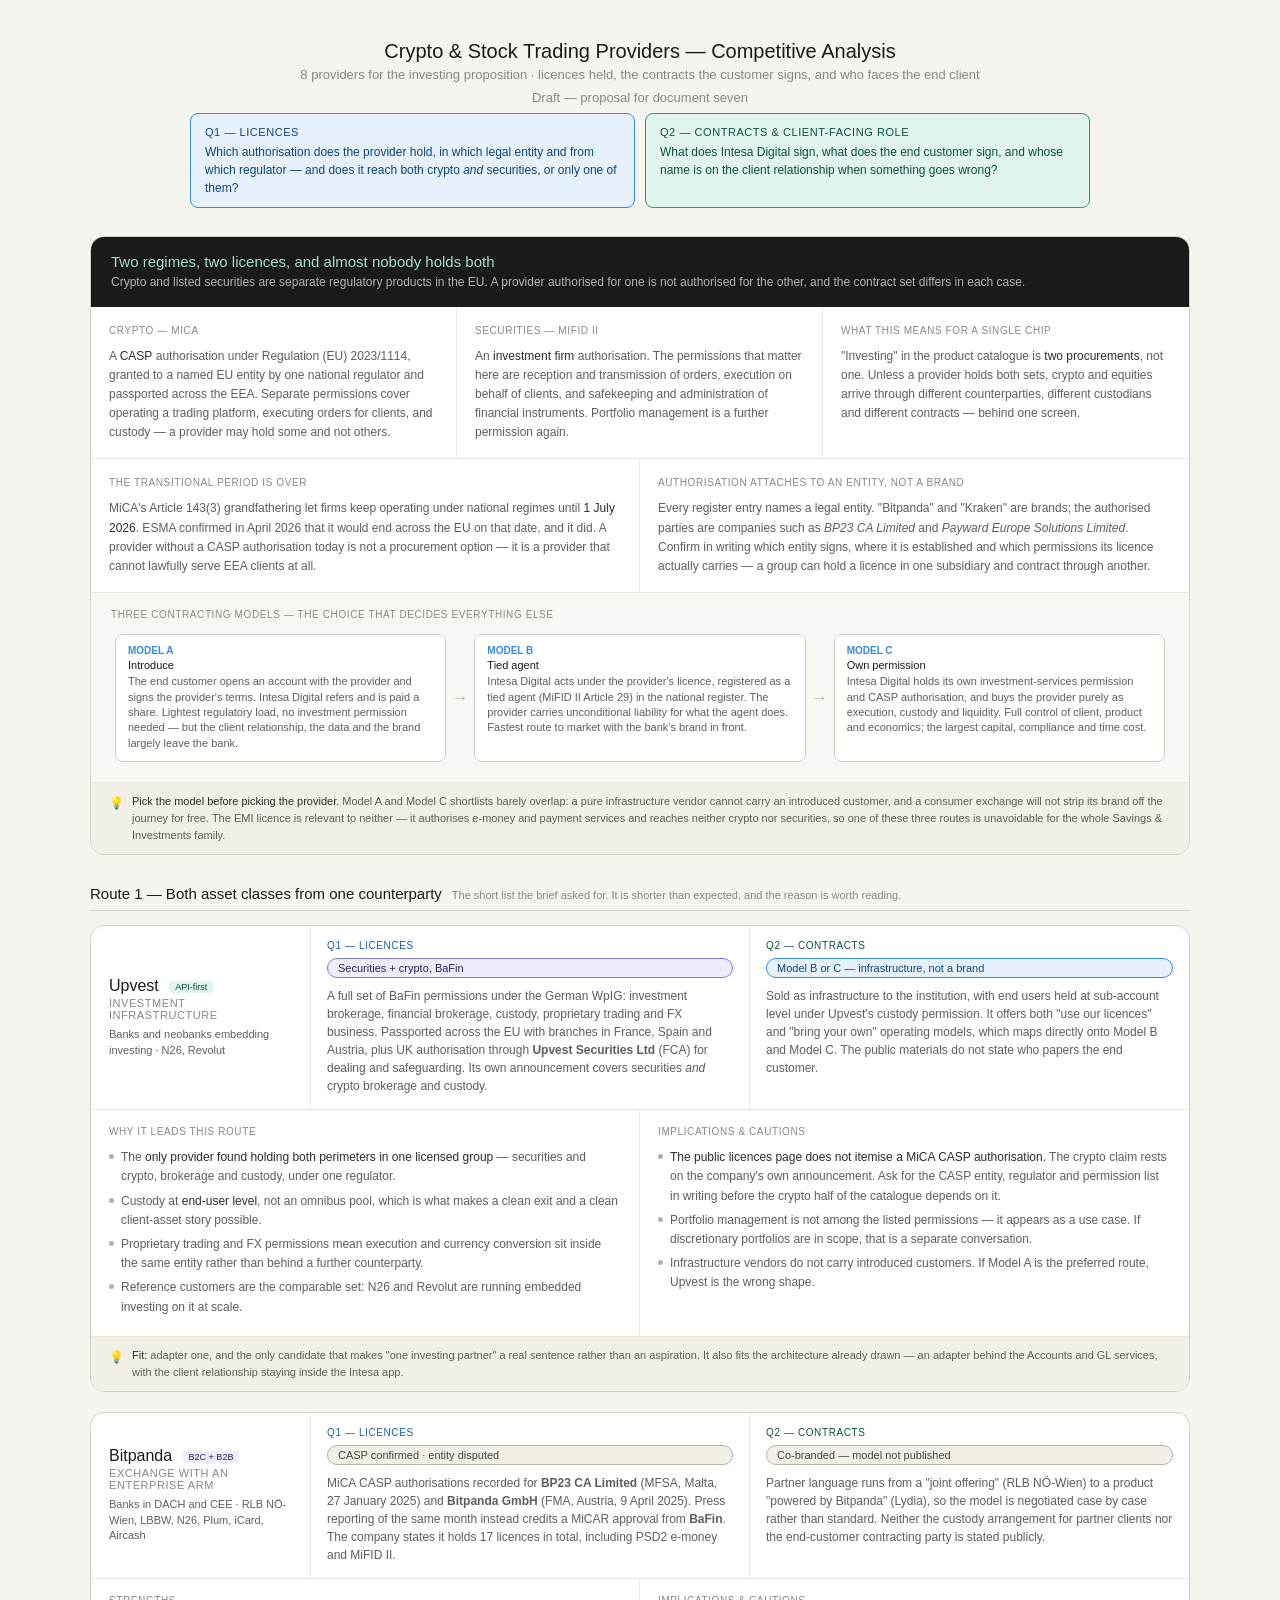
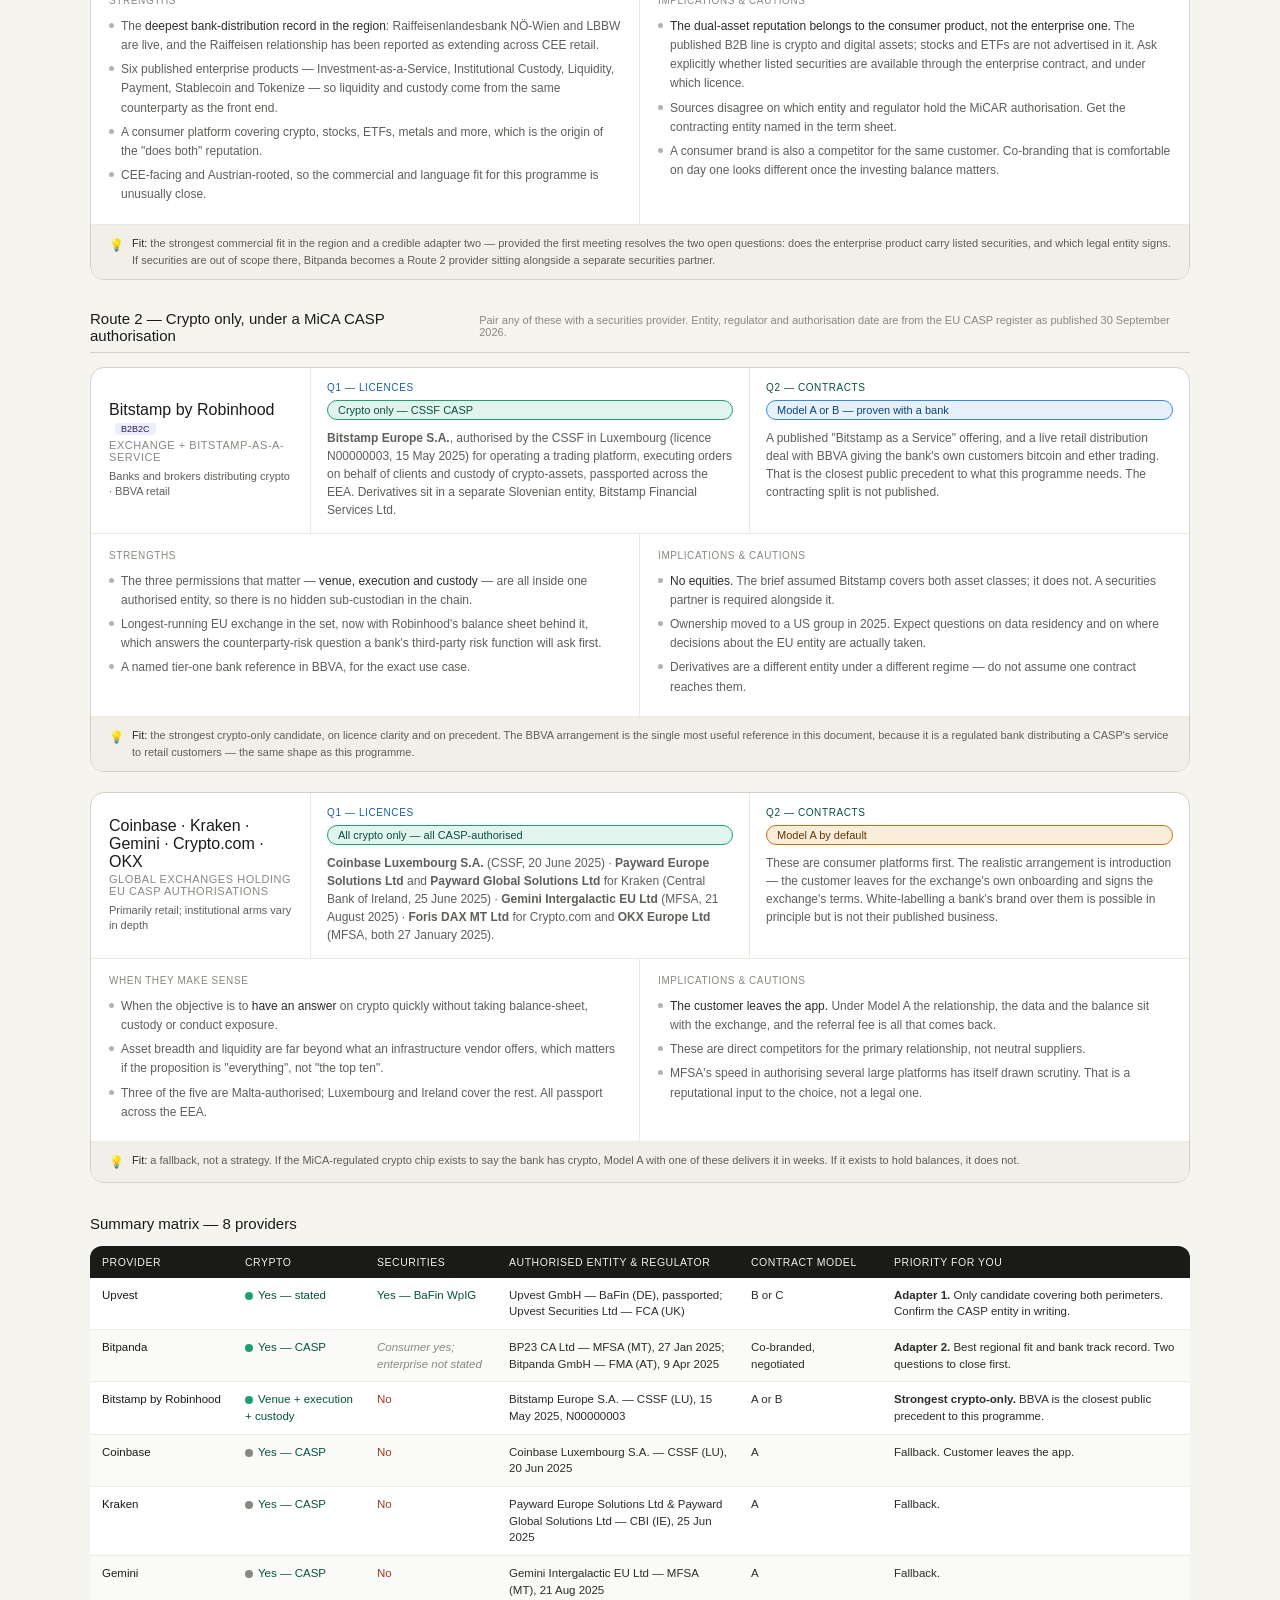
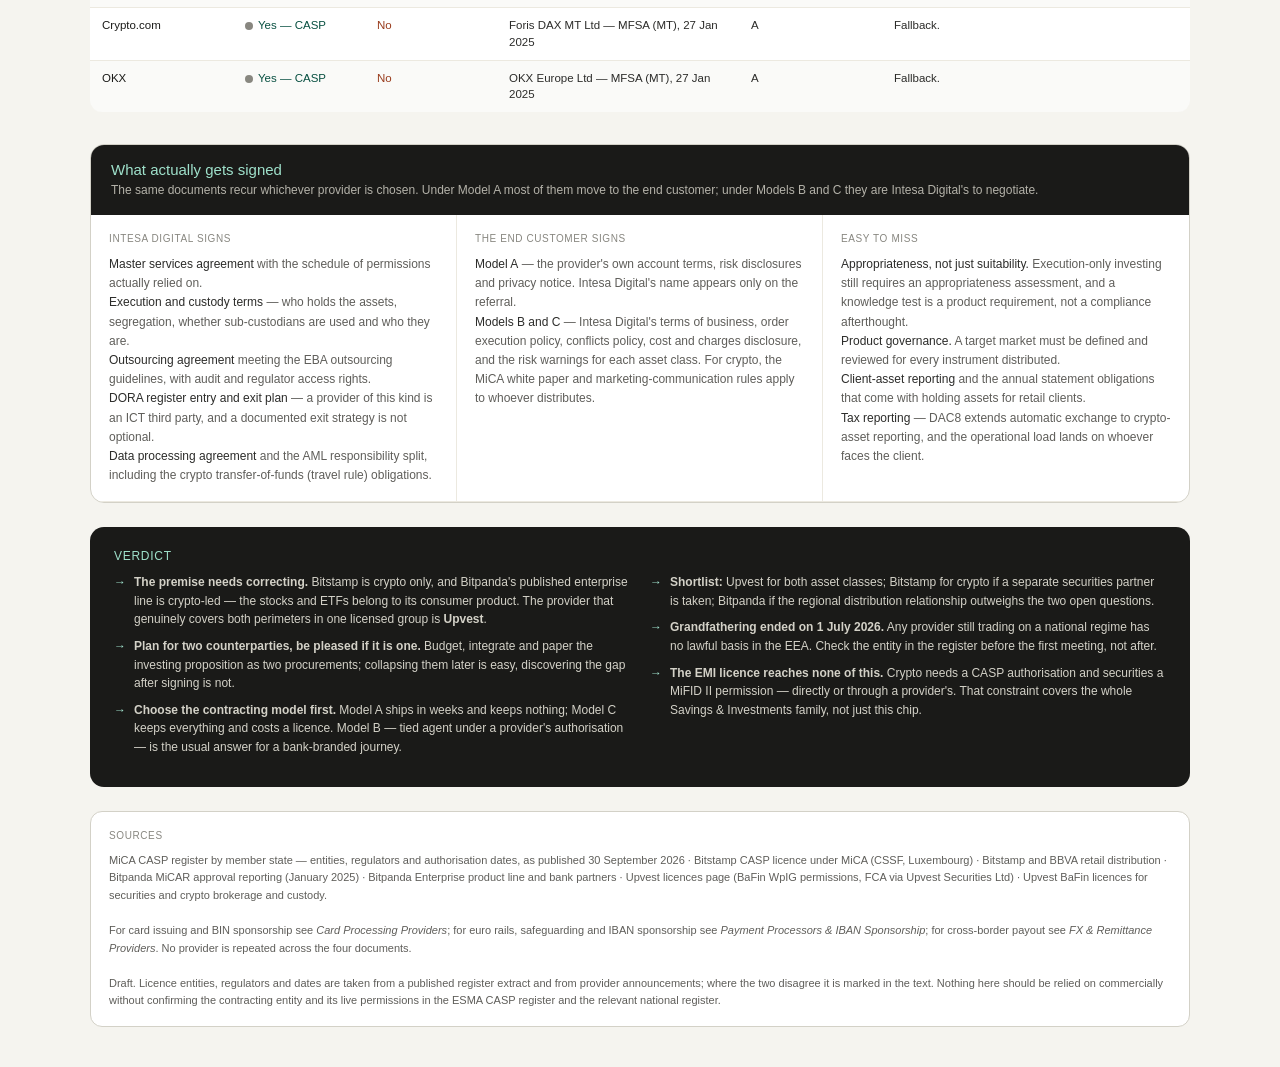
<file: research/crypto_stock_trading_providers_analysis_2026-10-28.html>
<!DOCTYPE html>
<html lang="en">
<head>
<meta charset="UTF-8">
<meta name="viewport" content="width=device-width, initial-scale=1.0">
<title>Crypto &amp; Stock Trading Providers — Competitive Analysis</title>
<style>
  * { box-sizing: border-box; margin: 0; padding: 0; }
  body {
    font-family: -apple-system, BlinkMacSystemFont, 'Segoe UI', sans-serif;
    background: #f5f4ef; padding: 40px 24px; min-height: 100vh; color: #2c2c2a;
  }
  h1 { font-size: 20px; font-weight: 500; text-align: center; color: #1a1a18; margin-bottom: 4px; }
  .subtitle { font-size: 13px; color: #888780; text-align: center; margin-bottom: 8px; }
  .questions { display: grid; grid-template-columns: 1fr 1fr; gap: 10px; max-width: 900px; margin: 0 auto 28px; }
  .q-box { border-radius: 8px; padding: 10px 14px; font-size: 12px; line-height: 1.5; }
  .q1 { background: #e6f1fb; border: 1px solid #378add; color: #0c447c; }
  .q2 { background: #e1f5ee; border: 1px solid #1d9e75; color: #085041; }
  .q-box strong { font-weight: 500; display: block; margin-bottom: 2px; font-size: 11px; text-transform: uppercase; letter-spacing: 0.05em; }

  .container { max-width: 1100px; margin: 0 auto; }

  .section-head { display: flex; align-items: baseline; gap: 10px; margin: 30px 0 14px; padding-bottom: 8px; border-bottom: 1px solid #d3d1c7; }
  .section-head h2 { font-size: 15px; font-weight: 500; color: #1a1a18; }
  .section-head span { font-size: 11px; color: #888780; }

  .platform { background: #ffffff; border: 1px solid #d3d1c7; border-radius: 14px; margin-bottom: 20px; overflow: hidden; }
  .platform-header { display: grid; grid-template-columns: 220px 1fr 1fr; gap: 0; border-bottom: 1px solid #ece9e0; }
  .platform-identity { padding: 16px 18px; border-right: 1px solid #ece9e0; display: flex; flex-direction: column; justify-content: center; }
  .platform-name { font-size: 16px; font-weight: 500; color: #1a1a18; margin-bottom: 2px; }
  .platform-type { font-size: 11px; color: #888780; text-transform: uppercase; letter-spacing: 0.05em; margin-bottom: 6px; }
  .platform-target { font-size: 11px; color: #5f5e5a; line-height: 1.4; }

  .verdict-cell { padding: 14px 16px; display: flex; flex-direction: column; justify-content: flex-start; gap: 5px; }
  .vc-label { font-size: 10px; font-weight: 500; text-transform: uppercase; letter-spacing: 0.06em; margin-bottom: 2px; }
  .vc-q1 { border-right: 1px solid #ece9e0; }
  .vc-q1 .vc-label { color: #185fa5; }
  .vc-q2 .vc-label { color: #085041; }

  .verdict-badge { display: inline-block; font-size: 11px; font-weight: 500; padding: 3px 10px; border-radius: 20px; margin-bottom: 4px; }
  .vb-sep   { background: #e6f1fb; color: #0c447c; border: 0.5px solid #378add; }
  .vb-int   { background: #faeeda; color: #633806; border: 0.5px solid #ba7517; }
  .vb-both  { background: #eeedfe; color: #26215c; border: 0.5px solid #7f77dd; }
  .vb-split { background: #e1f5ee; color: #085041; border: 0.5px solid #1d9e75; }
  .vb-merge { background: #faece7; color: #4a1b0c; border: 0.5px solid #993c1d; }
  .vb-mixed { background: #f1efe8; color: #444441; border: 0.5px solid #b4b2a9; }

  .verdict-detail { font-size: 12px; color: #5f5e5a; line-height: 1.5; }

  .platform-body { display: grid; grid-template-columns: 1fr 1fr; }
  .body-col { padding: 14px 18px; font-size: 12px; color: #2c2c2a; line-height: 1.6; }
  .body-col:first-child { border-right: 1px solid #ece9e0; }
  .body-col-label { font-size: 10px; font-weight: 500; text-transform: uppercase; letter-spacing: 0.06em; color: #888780; margin-bottom: 8px; }
  .point { display: flex; gap: 7px; margin-bottom: 5px; }
  .point-dot { flex-shrink: 0; width: 5px; height: 5px; border-radius: 50%; background: #b4b2a9; margin-top: 6px; }
  .point-text { color: #5f5e5a; }
  .point-text strong { color: #2c2c2a; font-weight: 500; }

  .insight { background: #f1efe8; border-top: 1px solid #ece9e0; padding: 10px 18px; font-size: 11px; color: #5f5e5a; line-height: 1.55; display: flex; gap: 8px; align-items: flex-start; }
  .insight-icon { flex-shrink: 0; font-size: 12px; margin-top: 1px; }
  .insight strong { color: #2c2c2a; font-weight: 500; }

  .gen-tag { display: inline-block; font-size: 9px; font-weight: 500; padding: 1px 6px; border-radius: 3px; margin-left: 6px; vertical-align: middle; }
  .gen-cloud  { background: #e1f5ee; color: #085041; }
  .gen-legacy { background: #faeeda; color: #633806; }
  .gen-baas   { background: #eeedfe; color: #26215c; }

  .matrix-section { margin-top: 32px; }
  .matrix-title { font-size: 15px; font-weight: 500; color: #1a1a18; margin-bottom: 14px; }
  .matrix-table { width: 100%; border-collapse: collapse; font-size: 11.5px; border-radius: 12px; overflow: hidden; }
  .matrix-table th { padding: 10px 12px; text-align: left; font-weight: 500; font-size: 10.5px; text-transform: uppercase; letter-spacing: 0.05em; background: #1a1a18; color: #f1efe8; }
  .matrix-table td { padding: 9px 12px; border-bottom: 0.5px solid #ece9e0; background: #fff; vertical-align: top; line-height: 1.45; }
  .matrix-table tr:last-child td { border-bottom: none; }
  .matrix-table tr:nth-child(even) td { background: #fafaf8; }
  .matrix-table td:first-child { font-weight: 500; color: #1a1a18; }
  .dot { display: inline-block; width: 8px; height: 8px; border-radius: 50%; margin-right: 5px; vertical-align: middle; }
  .yes { color: #085041; font-weight: 500; }
  .no  { color: #993c1d; }
  .unk { color: #888780; font-style: italic; }

  .takeaway { background: #1a1a18; color: #f1efe8; border-radius: 14px; padding: 22px 24px; margin-top: 24px; }
  .takeaway h3 { font-size: 12px; font-weight: 500; color: #9FE1CB; text-transform: uppercase; letter-spacing: 0.06em; margin-bottom: 10px; }
  .takeaway-grid { display: grid; grid-template-columns: 1fr 1fr; gap: 20px; }
  .tk { display: flex; gap: 8px; font-size: 12px; color: #d3d1c7; line-height: 1.55; margin-bottom: 8px; }
  .tk::before { content: '→'; color: #9FE1CB; flex-shrink: 0; }

  .sources { margin-top: 24px; padding: 16px 18px; background: #fff; border: 1px solid #d3d1c7; border-radius: 12px; font-size: 11px; color: #5f5e5a; line-height: 1.6; }
  .sources h4 { font-size: 10px; font-weight: 500; text-transform: uppercase; letter-spacing: 0.06em; color: #888780; margin-bottom: 8px; }
  .sources a { color: #185fa5; text-decoration: none; }

  /* ── BIN Sponsorship explainer ── */
  .explainer { background: #fff; border: 1px solid #d3d1c7; border-radius: 14px; margin-bottom: 24px; overflow: hidden; }
  .explainer-head { background: #1a1a18; color: #f1efe8; padding: 16px 20px; }
  .explainer-head h2 { font-size: 15px; font-weight: 500; color: #9FE1CB; margin-bottom: 3px; }
  .explainer-head p { font-size: 12px; color: #b4b2a9; line-height: 1.5; }
  .explainer-grid { display: grid; grid-template-columns: 1fr 1fr 1fr; border-bottom: 1px solid #ece9e0; }
  .exp-col { padding: 16px 18px; font-size: 12px; line-height: 1.6; color: #5f5e5a; }
  .exp-col:not(:last-child) { border-right: 1px solid #ece9e0; }
  .exp-col-label { font-size: 10px; font-weight: 500; text-transform: uppercase; letter-spacing: 0.06em; color: #888780; margin-bottom: 8px; }
  .exp-col strong { color: #2c2c2a; font-weight: 500; }
  .exp-2col { display: grid; grid-template-columns: 1fr 1fr; border-bottom: 1px solid #ece9e0; }
  .exp-2col .exp-col:first-child { border-right: 1px solid #ece9e0; }
  .exp-flow { padding: 16px 20px; background: #f8f7f3; }
  .exp-flow-label { font-size: 10px; font-weight: 500; text-transform: uppercase; letter-spacing: 0.06em; color: #888780; margin-bottom: 10px; }
  .flow-steps { display: flex; gap: 0; align-items: stretch; flex-wrap: wrap; }
  .flow-step { flex: 1; min-width: 140px; background: #fff; border: 1px solid #d3d1c7; border-radius: 8px; padding: 10px 12px; margin: 4px; }
  .flow-step-num { font-size: 10px; font-weight: 600; color: #378add; margin-bottom: 3px; }
  .flow-step-title { font-size: 11px; font-weight: 500; color: #1a1a18; margin-bottom: 3px; }
  .flow-step-desc { font-size: 11px; color: #5f5e5a; line-height: 1.4; }
  .flow-arrow { display: flex; align-items: center; color: #b4b2a9; font-size: 16px; padding: 0 2px; align-self: center; }

</style>
</head>
<body>
<div class="container">

  <h1>Crypto &amp; Stock Trading Providers — Competitive Analysis</h1>
  <p class="subtitle">8 providers for the investing proposition · licences held, the contracts the customer signs, and who faces the end client</p>
  <p class="subtitle">Draft — proposal for document seven</p>

  <div class="questions">
    <div class="q-box q1"><strong>Q1 — Licences</strong>Which authorisation does the provider hold, in which legal entity and from which regulator — and does it reach both crypto <em>and</em> securities, or only one of them?</div>
    <div class="q-box q2"><strong>Q2 — Contracts &amp; client-facing role</strong>What does Intesa Digital sign, what does the end customer sign, and whose name is on the client relationship when something goes wrong?</div>
  </div>

  <!-- ══ EXPLAINER ══ -->
  <div class="explainer">
    <div class="explainer-head">
      <h2>Two regimes, two licences, and almost nobody holds both</h2>
      <p>Crypto and listed securities are separate regulatory products in the EU. A provider authorised for one is not authorised for the other, and the contract set differs in each case.</p>
    </div>
    <div class="explainer-grid">
      <div class="exp-col">
        <div class="exp-col-label">Crypto — MiCA</div>
        A <strong>CASP</strong> authorisation under Regulation (EU) 2023/1114, granted to a named EU entity by one national regulator and passported across the EEA. Separate permissions cover operating a trading platform, executing orders for clients, and custody — a provider may hold some and not others.
      </div>
      <div class="exp-col">
        <div class="exp-col-label">Securities — MiFID II</div>
        An <strong>investment firm</strong> authorisation. The permissions that matter here are reception and transmission of orders, execution on behalf of clients, and safekeeping and administration of financial instruments. Portfolio management is a further permission again.
      </div>
      <div class="exp-col">
        <div class="exp-col-label">What this means for a single chip</div>
        "Investing" in the product catalogue is <strong>two procurements</strong>, not one. Unless a provider holds both sets, crypto and equities arrive through different counterparties, different custodians and different contracts — behind one screen.
      </div>
    </div>
    <div class="exp-2col">
      <div class="exp-col">
        <div class="exp-col-label">The transitional period is over</div>
        MiCA's Article 143(3) grandfathering let firms keep operating under national regimes until <strong>1 July 2026</strong>. ESMA confirmed in April 2026 that it would end across the EU on that date, and it did. A provider without a CASP authorisation today is not a procurement option — it is a provider that cannot lawfully serve EEA clients at all.
      </div>
      <div class="exp-col">
        <div class="exp-col-label">Authorisation attaches to an entity, not a brand</div>
        Every register entry names a legal entity. "Bitpanda" and "Kraken" are brands; the authorised parties are companies such as <em>BP23 CA Limited</em> and <em>Payward Europe Solutions Limited</em>. Confirm in writing which entity signs, where it is established and which permissions its licence actually carries — a group can hold a licence in one subsidiary and contract through another.
      </div>
    </div>
    <div class="exp-flow">
      <div class="exp-flow-label">Three contracting models — the choice that decides everything else</div>
      <div class="flow-steps">
        <div class="flow-step">
          <div class="flow-step-num">MODEL A</div>
          <div class="flow-step-title">Introduce</div>
          <div class="flow-step-desc">The end customer opens an account with the provider and signs the provider's terms. Intesa Digital refers and is paid a share. Lightest regulatory load, no investment permission needed — but the client relationship, the data and the brand largely leave the bank.</div>
        </div>
        <div class="flow-arrow">→</div>
        <div class="flow-step">
          <div class="flow-step-num">MODEL B</div>
          <div class="flow-step-title">Tied agent</div>
          <div class="flow-step-desc">Intesa Digital acts under the provider's licence, registered as a tied agent (MiFID II Article 29) in the national register. The provider carries unconditional liability for what the agent does. Fastest route to market with the bank's brand in front.</div>
        </div>
        <div class="flow-arrow">→</div>
        <div class="flow-step">
          <div class="flow-step-num">MODEL C</div>
          <div class="flow-step-title">Own permission</div>
          <div class="flow-step-desc">Intesa Digital holds its own investment-services permission and CASP authorisation, and buys the provider purely as execution, custody and liquidity. Full control of client, product and economics; the largest capital, compliance and time cost.</div>
        </div>
      </div>
    </div>
    <div class="insight"><div class="insight-icon">💡</div><div><strong>Pick the model before picking the provider.</strong> Model A and Model C shortlists barely overlap: a pure infrastructure vendor cannot carry an introduced customer, and a consumer exchange will not strip its brand off the journey for free. The EMI licence is relevant to neither — it authorises e-money and payment services and reaches neither crypto nor securities, so one of these three routes is unavoidable for the whole Savings &amp; Investments family.</div></div>
  </div>

  <!-- ══════════ ROUTE 1 ══════════ -->
  <div class="section-head"><h2>Route 1 — Both asset classes from one counterparty</h2><span>The short list the brief asked for. It is shorter than expected, and the reason is worth reading.</span></div>

  <!-- UPVEST -->
  <div class="platform">
    <div class="platform-header">
      <div class="platform-identity">
        <div class="platform-name">Upvest <span class="gen-tag gen-cloud">API-first</span></div>
        <div class="platform-type">Investment infrastructure</div>
        <div class="platform-target">Banks and neobanks embedding investing · N26, Revolut</div>
      </div>
      <div class="verdict-cell vc-q1">
        <div class="vc-label">Q1 — Licences</div>
        <span class="verdict-badge vb-both">Securities + crypto, BaFin</span>
        <div class="verdict-detail">A full set of BaFin permissions under the German WpIG: investment brokerage, financial brokerage, custody, proprietary trading and FX business. Passported across the EU with branches in France, Spain and Austria, plus UK authorisation through <strong>Upvest Securities Ltd</strong> (FCA) for dealing and safeguarding. Its own announcement covers securities <em>and</em> crypto brokerage and custody.</div>
      </div>
      <div class="verdict-cell vc-q2">
        <div class="vc-label">Q2 — Contracts</div>
        <span class="verdict-badge vb-sep">Model B or C — infrastructure, not a brand</span>
        <div class="verdict-detail">Sold as infrastructure to the institution, with end users held at sub-account level under Upvest's custody permission. It offers both "use our licences" and "bring your own" operating models, which maps directly onto Model B and Model C. The public materials do not state who papers the end customer.</div>
      </div>
    </div>
    <div class="platform-body">
      <div class="body-col">
        <div class="body-col-label">Why it leads this route</div>
        <div class="point"><div class="point-dot"></div><div class="point-text">The <strong>only provider found holding both perimeters in one licensed group</strong> — securities and crypto, brokerage and custody, under one regulator.</div></div>
        <div class="point"><div class="point-dot"></div><div class="point-text">Custody at <strong>end-user level</strong>, not an omnibus pool, which is what makes a clean exit and a clean client-asset story possible.</div></div>
        <div class="point"><div class="point-dot"></div><div class="point-text">Proprietary trading and FX permissions mean execution and currency conversion sit inside the same entity rather than behind a further counterparty.</div></div>
        <div class="point"><div class="point-dot"></div><div class="point-text">Reference customers are the comparable set: N26 and Revolut are running embedded investing on it at scale.</div></div>
      </div>
      <div class="body-col">
        <div class="body-col-label">Implications &amp; cautions</div>
        <div class="point"><div class="point-dot"></div><div class="point-text"><strong>The public licences page does not itemise a MiCA CASP authorisation.</strong> The crypto claim rests on the company's own announcement. Ask for the CASP entity, regulator and permission list in writing before the crypto half of the catalogue depends on it.</div></div>
        <div class="point"><div class="point-dot"></div><div class="point-text">Portfolio management is not among the listed permissions — it appears as a use case. If discretionary portfolios are in scope, that is a separate conversation.</div></div>
        <div class="point"><div class="point-dot"></div><div class="point-text">Infrastructure vendors do not carry introduced customers. If Model A is the preferred route, Upvest is the wrong shape.</div></div>
      </div>
    </div>
    <div class="insight"><div class="insight-icon">💡</div><div><strong>Fit:</strong> adapter one, and the only candidate that makes "one investing partner" a real sentence rather than an aspiration. It also fits the architecture already drawn — an adapter behind the Accounts and GL services, with the client relationship staying inside the Intesa app.</div></div>
  </div>

  <!-- BITPANDA -->
  <div class="platform">
    <div class="platform-header">
      <div class="platform-identity">
        <div class="platform-name">Bitpanda <span class="gen-tag gen-baas">B2C + B2B</span></div>
        <div class="platform-type">Exchange with an enterprise arm</div>
        <div class="platform-target">Banks in DACH and CEE · RLB NÖ-Wien, LBBW, N26, Plum, iCard, Aircash</div>
      </div>
      <div class="verdict-cell vc-q1">
        <div class="vc-label">Q1 — Licences</div>
        <span class="verdict-badge vb-mixed">CASP confirmed · entity disputed</span>
        <div class="verdict-detail">MiCA CASP authorisations recorded for <strong>BP23 CA Limited</strong> (MFSA, Malta, 27 January 2025) and <strong>Bitpanda GmbH</strong> (FMA, Austria, 9 April 2025). Press reporting of the same month instead credits a MiCAR approval from <strong>BaFin</strong>. The company states it holds 17 licences in total, including PSD2 e-money and MiFID II.</div>
      </div>
      <div class="verdict-cell vc-q2">
        <div class="vc-label">Q2 — Contracts</div>
        <span class="verdict-badge vb-mixed">Co-branded — model not published</span>
        <div class="verdict-detail">Partner language runs from a "joint offering" (RLB NÖ-Wien) to a product "powered by Bitpanda" (Lydia), so the model is negotiated case by case rather than standard. Neither the custody arrangement for partner clients nor the end-customer contracting party is stated publicly.</div>
      </div>
    </div>
    <div class="platform-body">
      <div class="body-col">
        <div class="body-col-label">Strengths</div>
        <div class="point"><div class="point-dot"></div><div class="point-text">The <strong>deepest bank-distribution record in the region</strong>: Raiffeisenlandesbank NÖ-Wien and LBBW are live, and the Raiffeisen relationship has been reported as extending across CEE retail.</div></div>
        <div class="point"><div class="point-dot"></div><div class="point-text">Six published enterprise products — Investment-as-a-Service, Institutional Custody, Liquidity, Payment, Stablecoin and Tokenize — so liquidity and custody come from the same counterparty as the front end.</div></div>
        <div class="point"><div class="point-dot"></div><div class="point-text">A consumer platform covering crypto, stocks, ETFs, metals and more, which is the origin of the "does both" reputation.</div></div>
        <div class="point"><div class="point-dot"></div><div class="point-text">CEE-facing and Austrian-rooted, so the commercial and language fit for this programme is unusually close.</div></div>
      </div>
      <div class="body-col">
        <div class="body-col-label">Implications &amp; cautions</div>
        <div class="point"><div class="point-dot"></div><div class="point-text"><strong>The dual-asset reputation belongs to the consumer product, not the enterprise one.</strong> The published B2B line is crypto and digital assets; stocks and ETFs are not advertised in it. Ask explicitly whether listed securities are available through the enterprise contract, and under which licence.</div></div>
        <div class="point"><div class="point-dot"></div><div class="point-text">Sources disagree on which entity and regulator hold the MiCAR authorisation. Get the contracting entity named in the term sheet.</div></div>
        <div class="point"><div class="point-dot"></div><div class="point-text">A consumer brand is also a competitor for the same customer. Co-branding that is comfortable on day one looks different once the investing balance matters.</div></div>
      </div>
    </div>
    <div class="insight"><div class="insight-icon">💡</div><div><strong>Fit:</strong> the strongest commercial fit in the region and a credible adapter two — provided the first meeting resolves the two open questions: does the enterprise product carry listed securities, and which legal entity signs. If securities are out of scope there, Bitpanda becomes a Route 2 provider sitting alongside a separate securities partner.</div></div>
  </div>

  <!-- ══════════ ROUTE 2 ══════════ -->
  <div class="section-head"><h2>Route 2 — Crypto only, under a MiCA CASP authorisation</h2><span>Pair any of these with a securities provider. Entity, regulator and authorisation date are from the EU CASP register as published 30 September 2026.</span></div>

  <!-- BITSTAMP -->
  <div class="platform">
    <div class="platform-header">
      <div class="platform-identity">
        <div class="platform-name">Bitstamp by Robinhood <span class="gen-tag gen-baas">B2B2C</span></div>
        <div class="platform-type">Exchange + Bitstamp-as-a-Service</div>
        <div class="platform-target">Banks and brokers distributing crypto · BBVA retail</div>
      </div>
      <div class="verdict-cell vc-q1">
        <div class="vc-label">Q1 — Licences</div>
        <span class="verdict-badge vb-split">Crypto only — CSSF CASP</span>
        <div class="verdict-detail"><strong>Bitstamp Europe S.A.</strong>, authorised by the CSSF in Luxembourg (licence N00000003, 15 May 2025) for operating a trading platform, executing orders on behalf of clients and custody of crypto-assets, passported across the EEA. Derivatives sit in a separate Slovenian entity, Bitstamp Financial Services Ltd.</div>
      </div>
      <div class="verdict-cell vc-q2">
        <div class="vc-label">Q2 — Contracts</div>
        <span class="verdict-badge vb-sep">Model A or B — proven with a bank</span>
        <div class="verdict-detail">A published "Bitstamp as a Service" offering, and a live retail distribution deal with BBVA giving the bank's own customers bitcoin and ether trading. That is the closest public precedent to what this programme needs. The contracting split is not published.</div>
      </div>
    </div>
    <div class="platform-body">
      <div class="body-col">
        <div class="body-col-label">Strengths</div>
        <div class="point"><div class="point-dot"></div><div class="point-text">The three permissions that matter — <strong>venue, execution and custody</strong> — are all inside one authorised entity, so there is no hidden sub-custodian in the chain.</div></div>
        <div class="point"><div class="point-dot"></div><div class="point-text">Longest-running EU exchange in the set, now with Robinhood's balance sheet behind it, which answers the counterparty-risk question a bank's third-party risk function will ask first.</div></div>
        <div class="point"><div class="point-dot"></div><div class="point-text">A named tier-one bank reference in BBVA, for the exact use case.</div></div>
      </div>
      <div class="body-col">
        <div class="body-col-label">Implications &amp; cautions</div>
        <div class="point"><div class="point-dot"></div><div class="point-text"><strong>No equities.</strong> The brief assumed Bitstamp covers both asset classes; it does not. A securities partner is required alongside it.</div></div>
        <div class="point"><div class="point-dot"></div><div class="point-text">Ownership moved to a US group in 2025. Expect questions on data residency and on where decisions about the EU entity are actually taken.</div></div>
        <div class="point"><div class="point-dot"></div><div class="point-text">Derivatives are a different entity under a different regime — do not assume one contract reaches them.</div></div>
      </div>
    </div>
    <div class="insight"><div class="insight-icon">💡</div><div><strong>Fit:</strong> the strongest crypto-only candidate, on licence clarity and on precedent. The BBVA arrangement is the single most useful reference in this document, because it is a regulated bank distributing a CASP's service to retail customers — the same shape as this programme.</div></div>
  </div>

  <!-- GLOBAL EXCHANGES -->
  <div class="platform">
    <div class="platform-header">
      <div class="platform-identity">
        <div class="platform-name">Coinbase · Kraken · Gemini · Crypto.com · OKX</div>
        <div class="platform-type">Global exchanges holding EU CASP authorisations</div>
        <div class="platform-target">Primarily retail; institutional arms vary in depth</div>
      </div>
      <div class="verdict-cell vc-q1">
        <div class="vc-label">Q1 — Licences</div>
        <span class="verdict-badge vb-split">All crypto only — all CASP-authorised</span>
        <div class="verdict-detail"><strong>Coinbase Luxembourg S.A.</strong> (CSSF, 20 June 2025) · <strong>Payward Europe Solutions Ltd</strong> and <strong>Payward Global Solutions Ltd</strong> for Kraken (Central Bank of Ireland, 25 June 2025) · <strong>Gemini Intergalactic EU Ltd</strong> (MFSA, 21 August 2025) · <strong>Foris DAX MT Ltd</strong> for Crypto.com and <strong>OKX Europe Ltd</strong> (MFSA, both 27 January 2025).</div>
      </div>
      <div class="verdict-cell vc-q2">
        <div class="vc-label">Q2 — Contracts</div>
        <span class="verdict-badge vb-int">Model A by default</span>
        <div class="verdict-detail">These are consumer platforms first. The realistic arrangement is introduction — the customer leaves for the exchange's own onboarding and signs the exchange's terms. White-labelling a bank's brand over them is possible in principle but is not their published business.</div>
      </div>
    </div>
    <div class="platform-body">
      <div class="body-col">
        <div class="body-col-label">When they make sense</div>
        <div class="point"><div class="point-dot"></div><div class="point-text">When the objective is to <strong>have an answer</strong> on crypto quickly without taking balance-sheet, custody or conduct exposure.</div></div>
        <div class="point"><div class="point-dot"></div><div class="point-text">Asset breadth and liquidity are far beyond what an infrastructure vendor offers, which matters if the proposition is "everything", not "the top ten".</div></div>
        <div class="point"><div class="point-dot"></div><div class="point-text">Three of the five are Malta-authorised; Luxembourg and Ireland cover the rest. All passport across the EEA.</div></div>
      </div>
      <div class="body-col">
        <div class="body-col-label">Implications &amp; cautions</div>
        <div class="point"><div class="point-dot"></div><div class="point-text"><strong>The customer leaves the app.</strong> Under Model A the relationship, the data and the balance sit with the exchange, and the referral fee is all that comes back.</div></div>
        <div class="point"><div class="point-dot"></div><div class="point-text">These are direct competitors for the primary relationship, not neutral suppliers.</div></div>
        <div class="point"><div class="point-dot"></div><div class="point-text">MFSA's speed in authorising several large platforms has itself drawn scrutiny. That is a reputational input to the choice, not a legal one.</div></div>
      </div>
    </div>
    <div class="insight"><div class="insight-icon">💡</div><div><strong>Fit:</strong> a fallback, not a strategy. If the MiCA-regulated crypto chip exists to say the bank has crypto, Model A with one of these delivers it in weeks. If it exists to hold balances, it does not.</div></div>
  </div>

  <!-- ══ MATRIX ══ -->
  <div class="matrix-section">
    <div class="matrix-title">Summary matrix — 8 providers</div>
    <table class="matrix-table">
      <thead>
        <tr>
          <th style="width:13%;">Provider</th>
          <th style="width:12%;">Crypto</th>
          <th style="width:12%;">Securities</th>
          <th style="width:22%;">Authorised entity &amp; regulator</th>
          <th style="width:13%;">Contract model</th>
          <th style="width:28%;">Priority for you</th>
        </tr>
      </thead>
      <tbody>
        <tr>
          <td>Upvest</td>
          <td class="yes"><span class="dot" style="background:#1d9e75;"></span>Yes — stated</td>
          <td class="yes">Yes — BaFin WpIG</td>
          <td>Upvest GmbH — BaFin (DE), passported; Upvest Securities Ltd — FCA (UK)</td>
          <td>B or C</td>
          <td><strong>Adapter 1.</strong> Only candidate covering both perimeters. Confirm the CASP entity in writing.</td>
        </tr>
        <tr>
          <td>Bitpanda</td>
          <td class="yes"><span class="dot" style="background:#1d9e75;"></span>Yes — CASP</td>
          <td class="unk">Consumer yes; enterprise not stated</td>
          <td>BP23 CA Ltd — MFSA (MT), 27 Jan 2025; Bitpanda GmbH — FMA (AT), 9 Apr 2025</td>
          <td>Co-branded, negotiated</td>
          <td><strong>Adapter 2.</strong> Best regional fit and bank track record. Two questions to close first.</td>
        </tr>
        <tr>
          <td>Bitstamp by Robinhood</td>
          <td class="yes"><span class="dot" style="background:#1d9e75;"></span>Venue + execution + custody</td>
          <td class="no">No</td>
          <td>Bitstamp Europe S.A. — CSSF (LU), 15 May 2025, N00000003</td>
          <td>A or B</td>
          <td><strong>Strongest crypto-only.</strong> BBVA is the closest public precedent to this programme.</td>
        </tr>
        <tr>
          <td>Coinbase</td>
          <td class="yes"><span class="dot" style="background:#888780;"></span>Yes — CASP</td>
          <td class="no">No</td>
          <td>Coinbase Luxembourg S.A. — CSSF (LU), 20 Jun 2025</td>
          <td>A</td>
          <td>Fallback. Customer leaves the app.</td>
        </tr>
        <tr>
          <td>Kraken</td>
          <td class="yes"><span class="dot" style="background:#888780;"></span>Yes — CASP</td>
          <td class="no">No</td>
          <td>Payward Europe Solutions Ltd &amp; Payward Global Solutions Ltd — CBI (IE), 25 Jun 2025</td>
          <td>A</td>
          <td>Fallback.</td>
        </tr>
        <tr>
          <td>Gemini</td>
          <td class="yes"><span class="dot" style="background:#888780;"></span>Yes — CASP</td>
          <td class="no">No</td>
          <td>Gemini Intergalactic EU Ltd — MFSA (MT), 21 Aug 2025</td>
          <td>A</td>
          <td>Fallback.</td>
        </tr>
        <tr>
          <td>Crypto.com</td>
          <td class="yes"><span class="dot" style="background:#888780;"></span>Yes — CASP</td>
          <td class="no">No</td>
          <td>Foris DAX MT Ltd — MFSA (MT), 27 Jan 2025</td>
          <td>A</td>
          <td>Fallback.</td>
        </tr>
        <tr>
          <td>OKX</td>
          <td class="yes"><span class="dot" style="background:#888780;"></span>Yes — CASP</td>
          <td class="no">No</td>
          <td>OKX Europe Ltd — MFSA (MT), 27 Jan 2025</td>
          <td>A</td>
          <td>Fallback.</td>
        </tr>
      </tbody>
    </table>
  </div>

  <!-- ══ CONTRACT SET ══ -->
  <div class="explainer" style="margin-top:32px;">
    <div class="explainer-head">
      <h2>What actually gets signed</h2>
      <p>The same documents recur whichever provider is chosen. Under Model A most of them move to the end customer; under Models B and C they are Intesa Digital's to negotiate.</p>
    </div>
    <div class="explainer-grid">
      <div class="exp-col">
        <div class="exp-col-label">Intesa Digital signs</div>
        <strong>Master services agreement</strong> with the schedule of permissions actually relied on.<br>
        <strong>Execution and custody terms</strong> — who holds the assets, segregation, whether sub-custodians are used and who they are.<br>
        <strong>Outsourcing agreement</strong> meeting the EBA outsourcing guidelines, with audit and regulator access rights.<br>
        <strong>DORA register entry and exit plan</strong> — a provider of this kind is an ICT third party, and a documented exit strategy is not optional.<br>
        <strong>Data processing agreement</strong> and the AML responsibility split, including the crypto transfer-of-funds (travel rule) obligations.
      </div>
      <div class="exp-col">
        <div class="exp-col-label">The end customer signs</div>
        <strong>Model A</strong> — the provider's own account terms, risk disclosures and privacy notice. Intesa Digital's name appears only on the referral.<br>
        <strong>Models B and C</strong> — Intesa Digital's terms of business, order execution policy, conflicts policy, cost and charges disclosure, and the risk warnings for each asset class. For crypto, the MiCA white paper and marketing-communication rules apply to whoever distributes.
      </div>
      <div class="exp-col">
        <div class="exp-col-label">Easy to miss</div>
        <strong>Appropriateness, not just suitability.</strong> Execution-only investing still requires an appropriateness assessment, and a knowledge test is a product requirement, not a compliance afterthought.<br>
        <strong>Product governance.</strong> A target market must be defined and reviewed for every instrument distributed.<br>
        <strong>Client-asset reporting</strong> and the annual statement obligations that come with holding assets for retail clients.<br>
        <strong>Tax reporting</strong> — DAC8 extends automatic exchange to crypto-asset reporting, and the operational load lands on whoever faces the client.
      </div>
    </div>
  </div>

  <!-- ══ TAKEAWAY ══ -->
  <div class="takeaway">
    <h3>Verdict</h3>
    <div class="takeaway-grid">
      <div>
        <div class="tk"><div><strong>The premise needs correcting.</strong> Bitstamp is crypto only, and Bitpanda's published enterprise line is crypto-led — the stocks and ETFs belong to its consumer product. The provider that genuinely covers both perimeters in one licensed group is <strong>Upvest</strong>.</div></div>
        <div class="tk"><div><strong>Plan for two counterparties, be pleased if it is one.</strong> Budget, integrate and paper the investing proposition as two procurements; collapsing them later is easy, discovering the gap after signing is not.</div></div>
        <div class="tk"><div><strong>Choose the contracting model first.</strong> Model A ships in weeks and keeps nothing; Model C keeps everything and costs a licence. Model B — tied agent under a provider's authorisation — is the usual answer for a bank-branded journey.</div></div>
      </div>
      <div>
        <div class="tk"><div><strong>Shortlist:</strong> Upvest for both asset classes; Bitstamp for crypto if a separate securities partner is taken; Bitpanda if the regional distribution relationship outweighs the two open questions.</div></div>
        <div class="tk"><div><strong>Grandfathering ended on 1 July 2026.</strong> Any provider still trading on a national regime has no lawful basis in the EEA. Check the entity in the register before the first meeting, not after.</div></div>
        <div class="tk"><div><strong>The EMI licence reaches none of this.</strong> Crypto needs a CASP authorisation and securities a MiFID II permission — directly or through a provider's. That constraint covers the whole Savings &amp; Investments family, not just this chip.</div></div>
      </div>
    </div>
  </div>

  <div class="sources">
    <h4>Sources</h4>
    MiCA CASP register by member state — entities, regulators and authorisation dates, as published 30 September 2026 ·
    Bitstamp CASP licence under MiCA (CSSF, Luxembourg) · Bitstamp and BBVA retail distribution ·
    Bitpanda MiCAR approval reporting (January 2025) · Bitpanda Enterprise product line and bank partners ·
    Upvest licences page (BaFin WpIG permissions, FCA via Upvest Securities Ltd) · Upvest BaFin licences for securities and crypto brokerage and custody.
    <br><br>
    For card issuing and BIN sponsorship see <em>Card Processing Providers</em>; for euro rails, safeguarding and IBAN sponsorship see <em>Payment Processors &amp; IBAN Sponsorship</em>; for cross-border payout see <em>FX &amp; Remittance Providers</em>. No provider is repeated across the four documents.
    <br><br>
    Draft. Licence entities, regulators and dates are taken from a published register extract and from provider announcements; where the two disagree it is marked in the text. Nothing here should be relied on commercially without confirming the contracting entity and its live permissions in the ESMA CASP register and the relevant national register.
  </div>

</div>

</body>
</html>
</file>
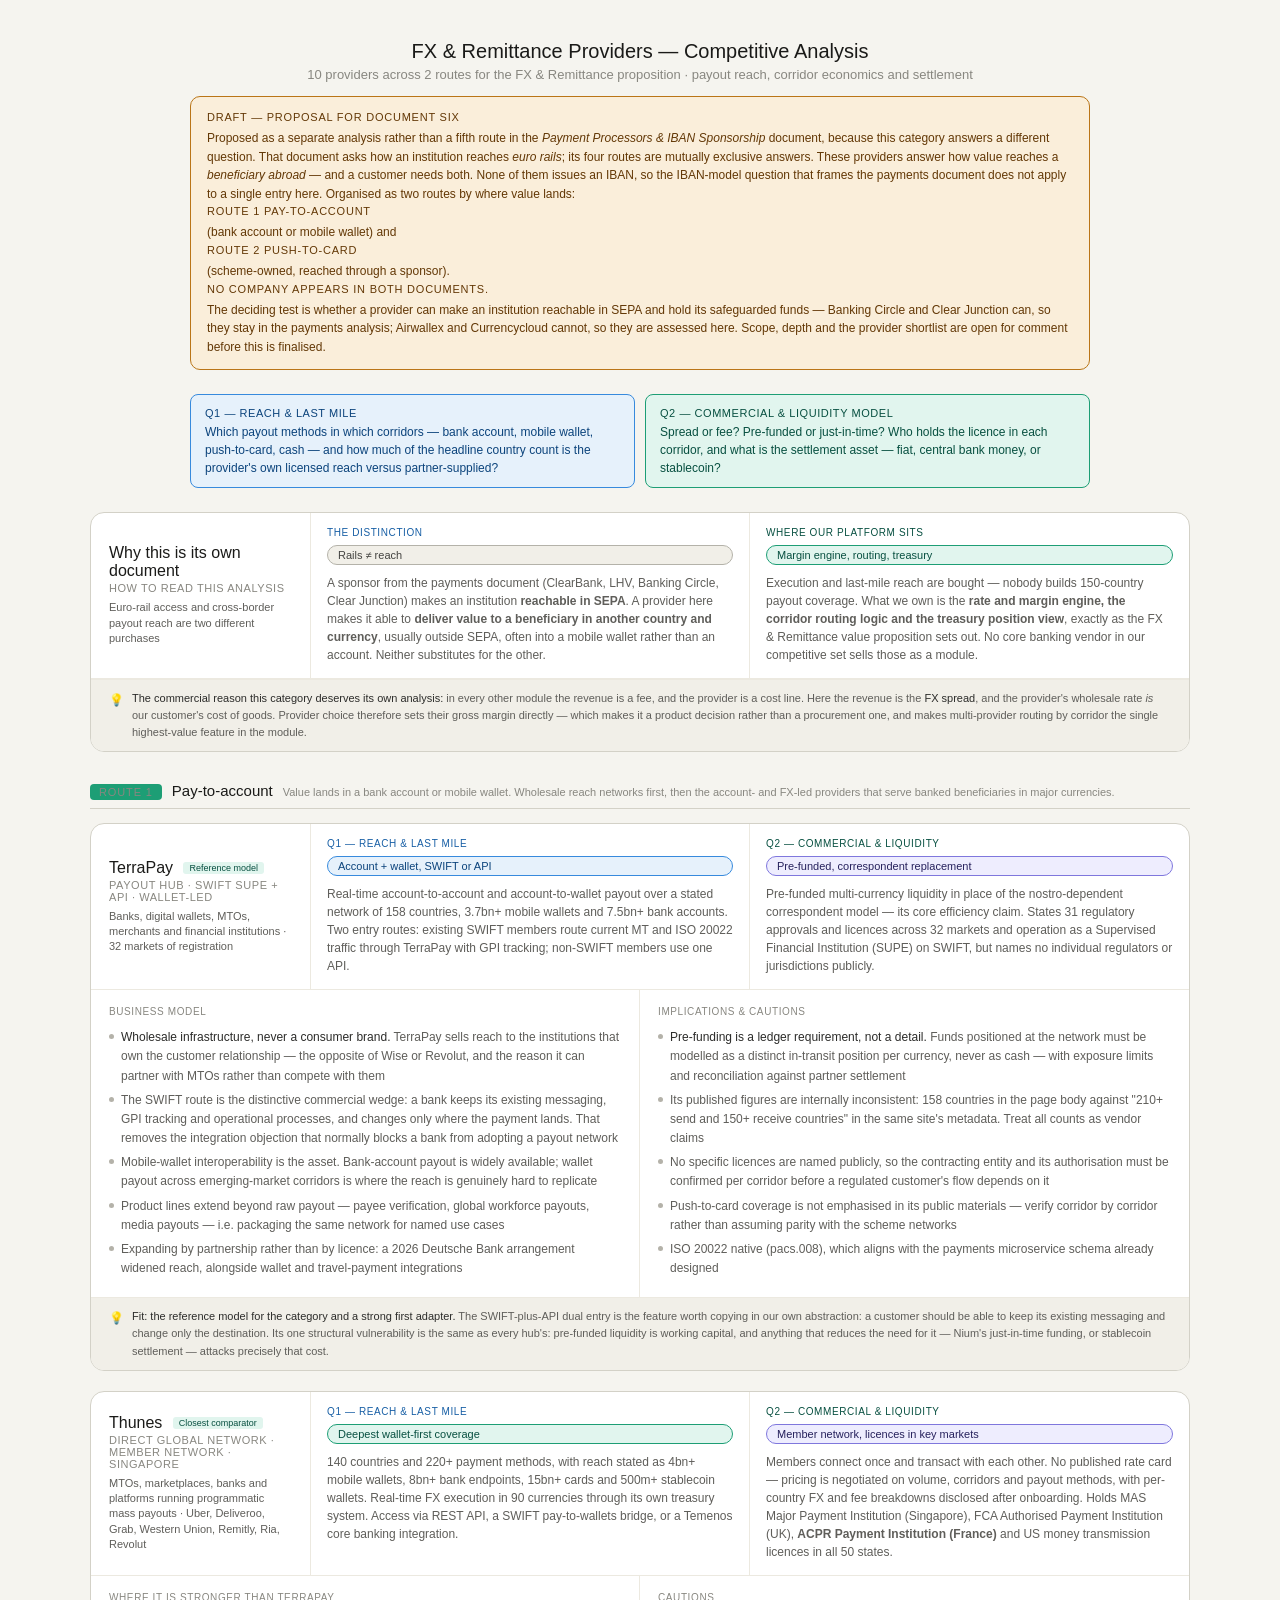
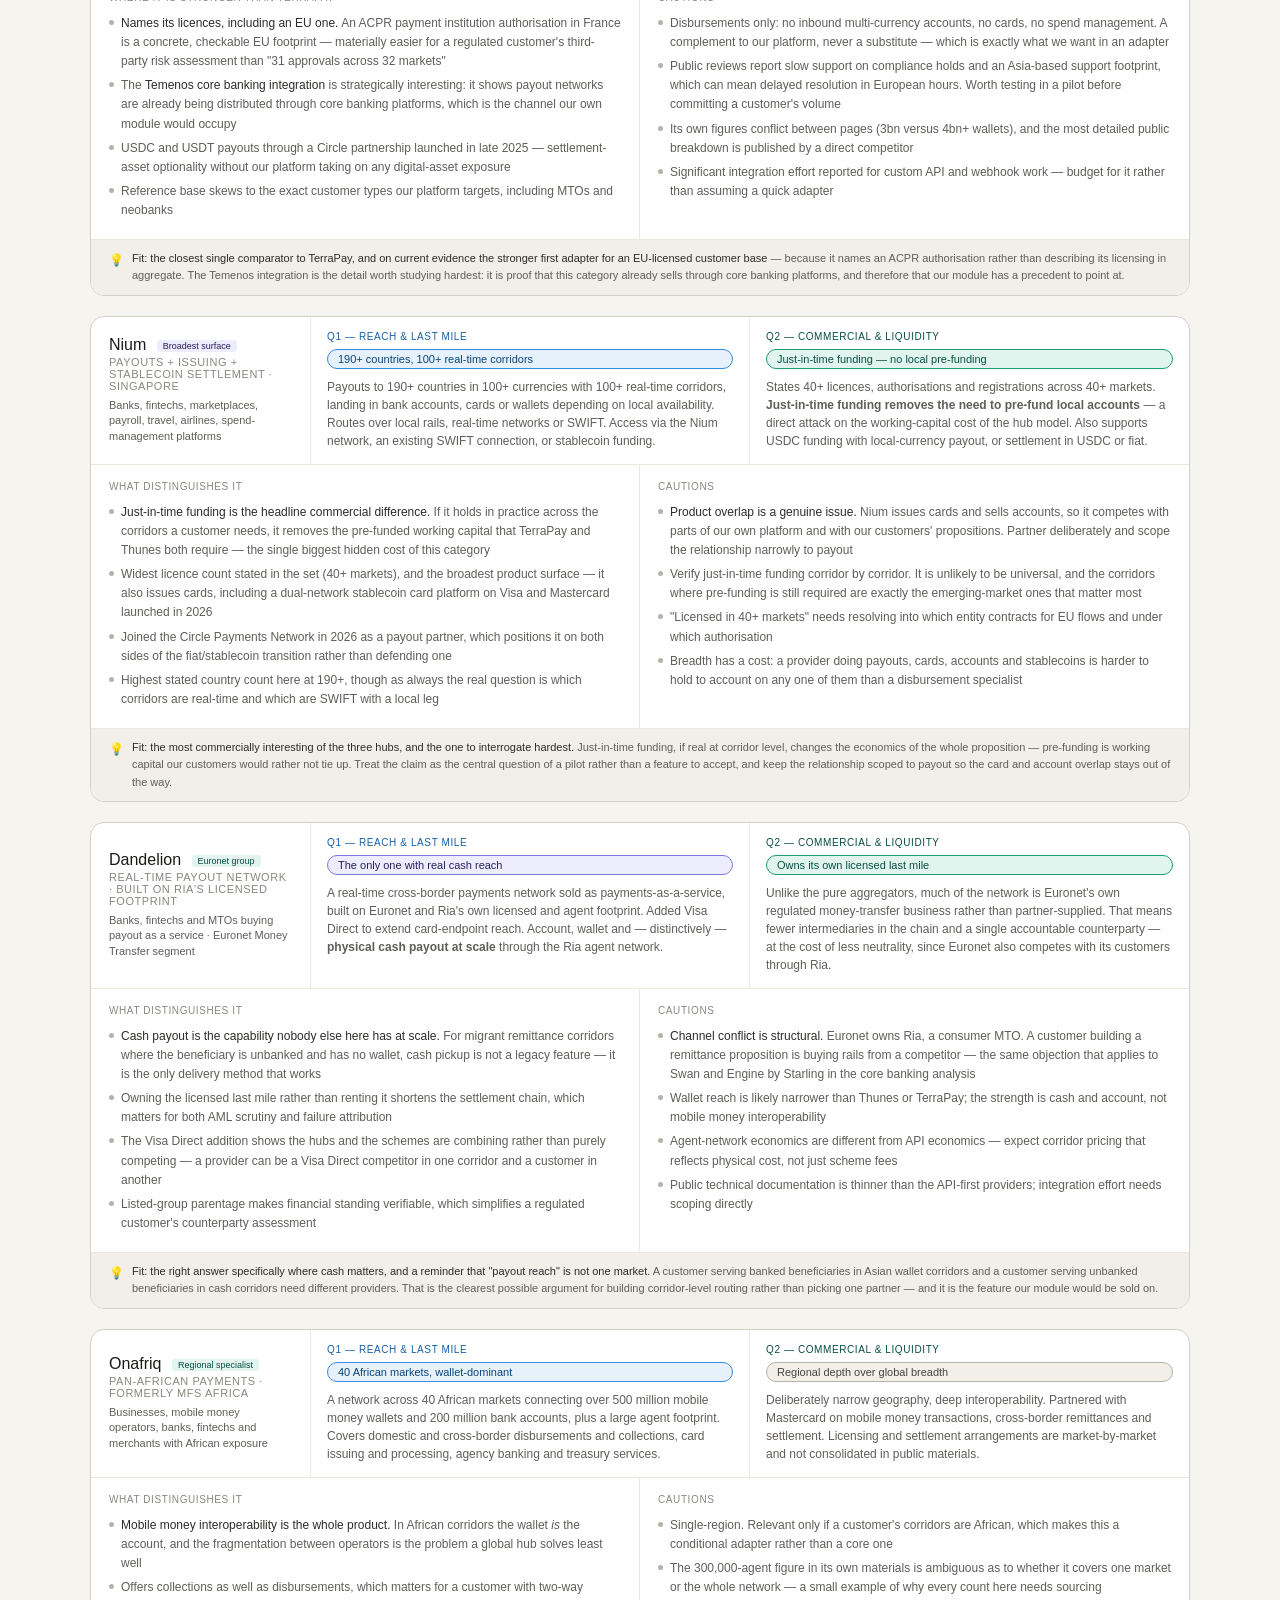
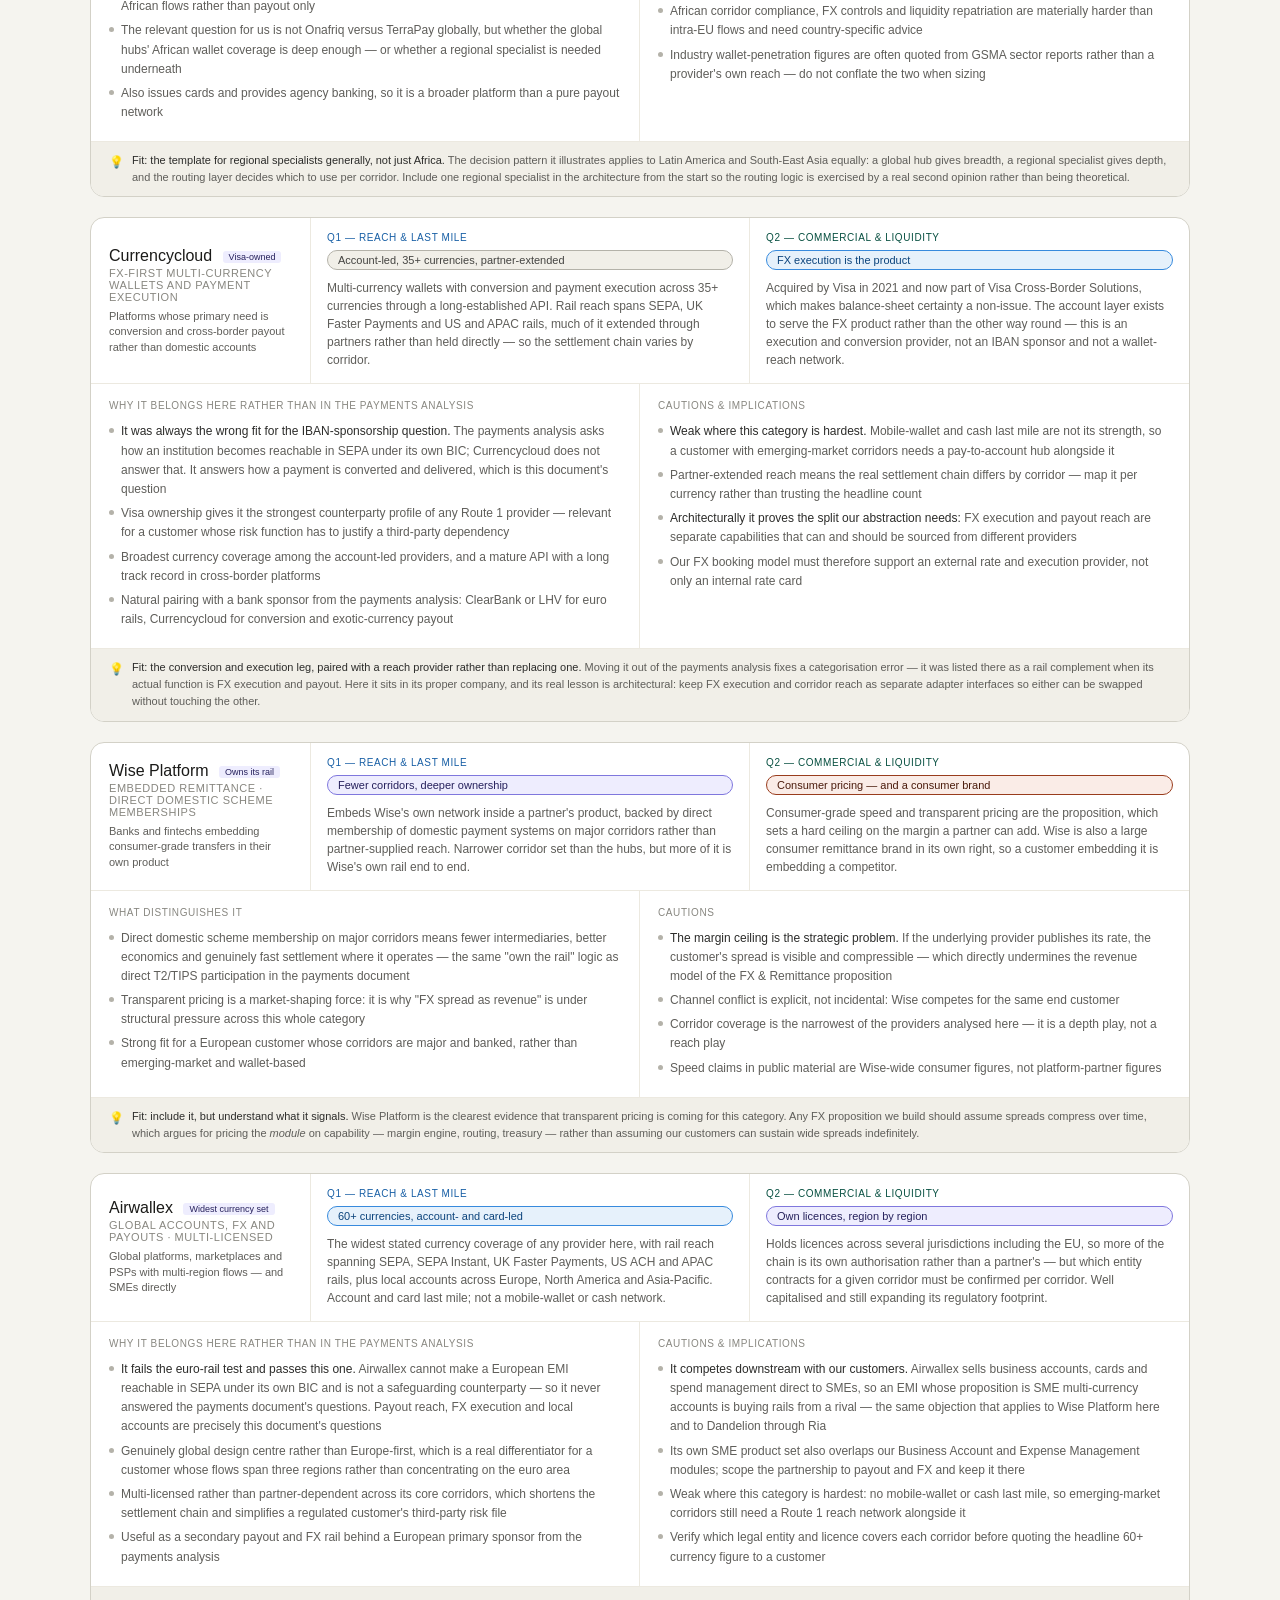
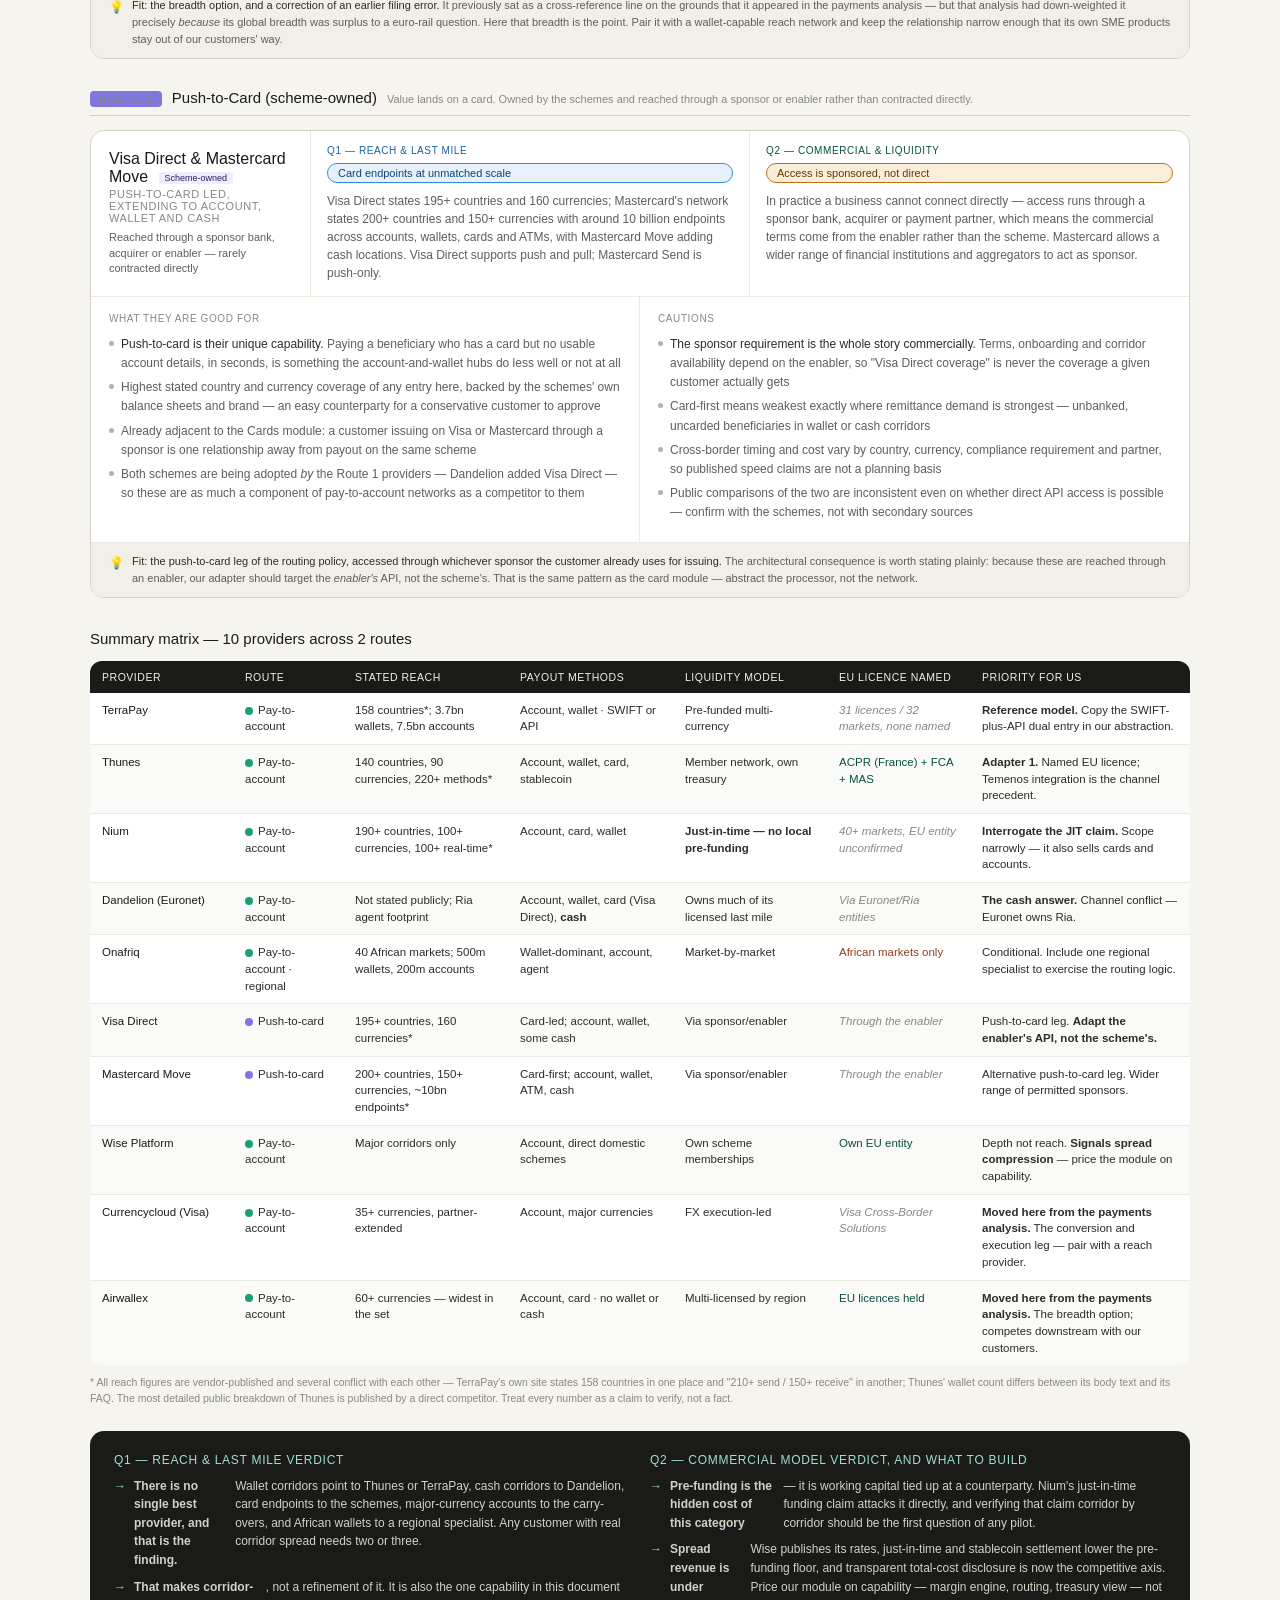
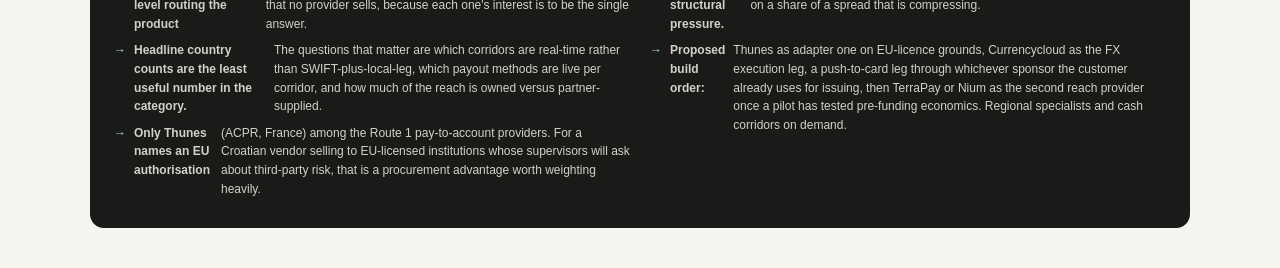
<file: research/fx_remittance_providers_analysis_2026-10-28.html>
<!DOCTYPE html>
<html lang="en">
<head>
<meta charset="UTF-8">
<meta name="viewport" content="width=device-width, initial-scale=1.0">
<title>FX &amp; Remittance Providers — Competitive Analysis</title>
<style>
  * { box-sizing: border-box; margin: 0; padding: 0; }
  body { font-family: -apple-system, BlinkMacSystemFont, 'Segoe UI', sans-serif; background: #f5f4ef; padding: 40px 24px; min-height: 100vh; color: #2c2c2a; }
  h1 { font-size: 20px; font-weight: 500; text-align: center; color: #1a1a18; margin-bottom: 4px; }
  .subtitle { font-size: 13px; color: #888780; text-align: center; margin-bottom: 14px; }

  /* ── Draft banner ── */
  .draft {
    max-width: 900px; margin: 0 auto 24px;
    background: #faeeda; border: 1px solid #ba7517; border-radius: 10px;
    padding: 12px 16px; font-size: 12px; color: #633806; line-height: 1.55;
  }
  .draft strong { display: block; font-size: 11px; font-weight: 500; text-transform: uppercase; letter-spacing: 0.07em; margin-bottom: 3px; }

  .questions { display: grid; grid-template-columns: 1fr 1fr; gap: 10px; max-width: 900px; margin: 0 auto 24px; }
  .q-box { border-radius: 8px; padding: 10px 14px; font-size: 12px; line-height: 1.5; }
  .q1 { background: #e6f1fb; border: 1px solid #378add; color: #0c447c; }
  .q2 { background: #e1f5ee; border: 1px solid #1d9e75; color: #085041; }
  .q-box strong { font-weight: 500; display: block; margin-bottom: 2px; font-size: 11px; text-transform: uppercase; letter-spacing: 0.05em; }

  .container { max-width: 1100px; margin: 0 auto; }

  .section-head { display: flex; align-items: baseline; gap: 10px; margin: 30px 0 14px; padding-bottom: 8px; border-bottom: 1px solid #d3d1c7; flex-wrap: wrap; }
  .section-head h2 { font-size: 15px; font-weight: 500; color: #1a1a18; }
  .section-head span { font-size: 11px; color: #888780; }
  .tier-chip { display: inline-block; font-size: 10px; font-weight: 500; letter-spacing: 0.08em; text-transform: uppercase; padding: 2px 9px; border-radius: 4px; }
  .chip-a { background: #1d9e75; color: #fff; }
  .chip-b { background: #7f77dd; color: #fff; }
  .chip-c { background: #b4b2a9; color: #fff; }
  .chip-d { background: #ba7517; color: #fff; }

  .platform { background: #ffffff; border: 1px solid #d3d1c7; border-radius: 14px; margin-bottom: 20px; overflow: hidden; }
  .platform-header { display: grid; grid-template-columns: 220px 1fr 1fr; gap: 0; border-bottom: 1px solid #ece9e0; }
  .platform-identity { padding: 16px 18px; border-right: 1px solid #ece9e0; display: flex; flex-direction: column; justify-content: center; }
  .platform-name { font-size: 16px; font-weight: 500; color: #1a1a18; margin-bottom: 2px; }
  .platform-type { font-size: 11px; color: #888780; text-transform: uppercase; letter-spacing: 0.05em; margin-bottom: 6px; }
  .platform-target { font-size: 11px; color: #5f5e5a; line-height: 1.4; }

  .verdict-cell { padding: 14px 16px; display: flex; flex-direction: column; justify-content: flex-start; gap: 5px; }
  .vc-label { font-size: 10px; font-weight: 500; text-transform: uppercase; letter-spacing: 0.06em; margin-bottom: 2px; }
  .vc-q1 { border-right: 1px solid #ece9e0; }
  .vc-q1 .vc-label { color: #185fa5; }
  .vc-q2 .vc-label { color: #085041; }

  .verdict-badge { display: inline-block; font-size: 11px; font-weight: 500; padding: 3px 10px; border-radius: 20px; margin-bottom: 4px; }
  .vb-sep   { background: #e6f1fb; color: #0c447c; border: 0.5px solid #378add; }
  .vb-int   { background: #faeeda; color: #633806; border: 0.5px solid #ba7517; }
  .vb-both  { background: #eeedfe; color: #26215c; border: 0.5px solid #7f77dd; }
  .vb-split { background: #e1f5ee; color: #085041; border: 0.5px solid #1d9e75; }
  .vb-merge { background: #faece7; color: #4a1b0c; border: 0.5px solid #993c1d; }
  .vb-mixed { background: #f1efe8; color: #444441; border: 0.5px solid #b4b2a9; }

  .verdict-detail { font-size: 12px; color: #5f5e5a; line-height: 1.5; }

  .platform-body { display: grid; grid-template-columns: 1fr 1fr; }
  .body-col { padding: 14px 18px; font-size: 12px; color: #2c2c2a; line-height: 1.6; }
  .body-col:first-child { border-right: 1px solid #ece9e0; }
  .body-col-label { font-size: 10px; font-weight: 500; text-transform: uppercase; letter-spacing: 0.06em; color: #888780; margin-bottom: 8px; }
  .point { display: flex; gap: 7px; margin-bottom: 5px; }
  .point-dot { flex-shrink: 0; width: 5px; height: 5px; border-radius: 50%; background: #b4b2a9; margin-top: 6px; }
  .point-text { color: #5f5e5a; }
  .point-text strong { color: #2c2c2a; font-weight: 500; }

  .insight { background: #f1efe8; border-top: 1px solid #ece9e0; padding: 10px 18px; font-size: 11px; color: #5f5e5a; line-height: 1.55; display: flex; gap: 8px; align-items: flex-start; }
  .insight-icon { flex-shrink: 0; font-size: 12px; margin-top: 1px; }
  .insight strong { color: #2c2c2a; font-weight: 500; }

  .gen-tag { display: inline-block; font-size: 9px; font-weight: 500; padding: 1px 6px; border-radius: 3px; margin-left: 6px; vertical-align: middle; }
  .gen-cloud  { background: #e1f5ee; color: #085041; }
  .gen-legacy { background: #faeeda; color: #633806; }
  .gen-baas   { background: #eeedfe; color: #26215c; }
  .gen-peer   { background: #faece7; color: #4a1b0c; }

  .matrix-section { margin-top: 32px; }
  .matrix-title { font-size: 15px; font-weight: 500; color: #1a1a18; margin-bottom: 14px; }
  .matrix-table { width: 100%; border-collapse: collapse; font-size: 11.5px; border-radius: 12px; overflow: hidden; }
  .matrix-table th { padding: 10px 12px; text-align: left; font-weight: 500; font-size: 10.5px; text-transform: uppercase; letter-spacing: 0.05em; background: #1a1a18; color: #f1efe8; }
  .matrix-table td { padding: 9px 12px; border-bottom: 0.5px solid #ece9e0; background: #fff; vertical-align: top; line-height: 1.45; }
  .matrix-table tr:last-child td { border-bottom: none; }
  .matrix-table tr:nth-child(even) td { background: #fafaf8; }
  .matrix-table td:first-child { font-weight: 500; color: #1a1a18; }
  .dot { display: inline-block; width: 8px; height: 8px; border-radius: 50%; margin-right: 5px; vertical-align: middle; }
  .yes { color: #085041; font-weight: 500; }
  .no  { color: #993c1d; }
  .unk { color: #888780; font-style: italic; }

  .takeaway { background: #1a1a18; color: #f1efe8; border-radius: 14px; padding: 22px 24px; margin-top: 24px; }
  .takeaway h3 { font-size: 12px; font-weight: 500; color: #9FE1CB; text-transform: uppercase; letter-spacing: 0.06em; margin-bottom: 10px; }
  .takeaway-grid { display: grid; grid-template-columns: 1fr 1fr; gap: 20px; }
  .tk { display: flex; gap: 8px; font-size: 12px; color: #d3d1c7; line-height: 1.55; margin-bottom: 8px; }
  .tk::before { content: '→'; color: #9FE1CB; flex-shrink: 0; }

  .sources { margin-top: 24px; padding: 16px 18px; background: #fff; border: 1px solid #d3d1c7; border-radius: 12px; font-size: 11px; color: #5f5e5a; line-height: 1.6; }
  .sources h4 { font-size: 10px; font-weight: 500; text-transform: uppercase; letter-spacing: 0.06em; color: #888780; margin-bottom: 8px; }
  .sources a { color: #185fa5; text-decoration: none; }

  @media (max-width: 760px) {
    .questions, .platform-body, .takeaway-grid { grid-template-columns: 1fr; }
    .platform-header { grid-template-columns: 1fr; }
    .platform-identity, .vc-q1 { border-right: none; border-bottom: 1px solid #ece9e0; }
    .body-col:first-child { border-right: none; border-bottom: 1px solid #ece9e0; }
  }
</style>
</head>
<body>
<div class="container">

  <h1>FX &amp; Remittance Providers — Competitive Analysis</h1>
  <p class="subtitle">10 providers across 2 routes for the FX &amp; Remittance proposition · payout reach, corridor economics and settlement</p>

  <div class="draft">
    <strong>Draft — proposal for document six</strong>
    Proposed as a separate analysis rather than a fifth route in the <em>Payment Processors &amp; IBAN Sponsorship</em> document, because this category answers a different question. That document asks how an institution reaches <em>euro rails</em>; its four routes are mutually exclusive answers. These providers answer how value reaches a <em>beneficiary abroad</em> — and a customer needs both. None of them issues an IBAN, so the IBAN-model question that frames the payments document does not apply to a single entry here. Organised as two routes by where value lands: <strong>Route 1 pay-to-account</strong> (bank account or mobile wallet) and <strong>Route 2 push-to-card</strong> (scheme-owned, reached through a sponsor). <strong>No company appears in both documents.</strong> The deciding test is whether a provider can make an institution reachable in SEPA and hold its safeguarded funds — Banking Circle and Clear Junction can, so they stay in the payments analysis; Airwallex and Currencycloud cannot, so they are assessed here. Scope, depth and the provider shortlist are open for comment before this is finalised.
  </div>

  <div class="questions">
    <div class="q-box q1">
      <strong>Q1 — Reach &amp; last mile</strong>
      Which payout methods in which corridors — bank account, mobile wallet, push-to-card, cash — and how much of the headline country count is the provider's own licensed reach versus partner-supplied?
    </div>
    <div class="q-box q2">
      <strong>Q2 — Commercial &amp; liquidity model</strong>
      Spread or fee? Pre-funded or just-in-time? Who holds the licence in each corridor, and what is the settlement asset — fiat, central bank money, or stablecoin?
    </div>
  </div>

  <!-- ══ MODEL PRIMER ══ -->
  <div class="platform">
    <div class="platform-header">
      <div class="platform-identity">
        <div class="platform-name">Why this is its own document</div>
        <div class="platform-type">How to read this analysis</div>
        <div class="platform-target">Euro-rail access and cross-border payout reach are two different purchases</div>
      </div>
      <div class="verdict-cell vc-q1">
        <div class="vc-label">The distinction</div>
        <span class="verdict-badge vb-mixed">Rails ≠ reach</span>
        <div class="verdict-detail">A sponsor from the payments document (ClearBank, LHV, Banking Circle, Clear Junction) makes an institution <strong>reachable in SEPA</strong>. A provider here makes it able to <strong>deliver value to a beneficiary in another country and currency</strong>, usually outside SEPA, often into a mobile wallet rather than an account. Neither substitutes for the other.</div>
      </div>
      <div class="verdict-cell vc-q2">
        <div class="vc-label">Where our platform sits</div>
        <span class="verdict-badge vb-split">Margin engine, routing, treasury</span>
        <div class="verdict-detail">Execution and last-mile reach are bought — nobody builds 150-country payout coverage. What we own is the <strong>rate and margin engine, the corridor routing logic and the treasury position view</strong>, exactly as the FX &amp; Remittance value proposition sets out. No core banking vendor in our competitive set sells those as a module.</div>
      </div>
    </div>
    <div class="insight"><div class="insight-icon">💡</div><div><strong>The commercial reason this category deserves its own analysis:</strong> in every other module the revenue is a fee, and the provider is a cost line. Here the revenue is the <strong>FX spread</strong>, and the provider's wholesale rate <em>is</em> our customer's cost of goods. Provider choice therefore sets their gross margin directly — which makes it a product decision rather than a procurement one, and makes multi-provider routing by corridor the single highest-value feature in the module.</div></div>
  </div>

  <div class="section-head"><span class="tier-chip chip-a">Route 1</span><h2>Pay-to-account</h2><span>Value lands in a bank account or mobile wallet. Wholesale reach networks first, then the account- and FX-led providers that serve banked beneficiaries in major currencies.</span></div>

  <!-- ══ TERRAPAY ══ -->
  <div class="platform">
    <div class="platform-header">
      <div class="platform-identity">
        <div class="platform-name">TerraPay <span class="gen-tag gen-cloud">Reference model</span></div>
        <div class="platform-type">Payout hub · SWIFT SUPE + API · wallet-led</div>
        <div class="platform-target">Banks, digital wallets, MTOs, merchants and financial institutions · 32 markets of registration</div>
      </div>
      <div class="verdict-cell vc-q1">
        <div class="vc-label">Q1 — Reach &amp; last mile</div>
        <span class="verdict-badge vb-sep">Account + wallet, SWIFT or API</span>
        <div class="verdict-detail">Real-time account-to-account and account-to-wallet payout over a stated network of 158 countries, 3.7bn+ mobile wallets and 7.5bn+ bank accounts. Two entry routes: existing SWIFT members route current MT and ISO 20022 traffic through TerraPay with GPI tracking; non-SWIFT members use one API.</div>
      </div>
      <div class="verdict-cell vc-q2">
        <div class="vc-label">Q2 — Commercial &amp; liquidity</div>
        <span class="verdict-badge vb-both">Pre-funded, correspondent replacement</span>
        <div class="verdict-detail">Pre-funded multi-currency liquidity in place of the nostro-dependent correspondent model — its core efficiency claim. States 31 regulatory approvals and licences across 32 markets and operation as a Supervised Financial Institution (SUPE) on SWIFT, but names no individual regulators or jurisdictions publicly.</div>
      </div>
    </div>
    <div class="platform-body">
      <div class="body-col">
        <div class="body-col-label">Business model</div>
        <div class="point"><div class="point-dot"></div><div class="point-text"><strong>Wholesale infrastructure, never a consumer brand.</strong> TerraPay sells reach to the institutions that own the customer relationship — the opposite of Wise or Revolut, and the reason it can partner with MTOs rather than compete with them</div></div>
        <div class="point"><div class="point-dot"></div><div class="point-text">The SWIFT route is the distinctive commercial wedge: a bank keeps its existing messaging, GPI tracking and operational processes, and changes only where the payment lands. That removes the integration objection that normally blocks a bank from adopting a payout network</div></div>
        <div class="point"><div class="point-dot"></div><div class="point-text">Mobile-wallet interoperability is the asset. Bank-account payout is widely available; wallet payout across emerging-market corridors is where the reach is genuinely hard to replicate</div></div>
        <div class="point"><div class="point-dot"></div><div class="point-text">Product lines extend beyond raw payout — payee verification, global workforce payouts, media payouts — i.e. packaging the same network for named use cases</div></div>
        <div class="point"><div class="point-dot"></div><div class="point-text">Expanding by partnership rather than by licence: a 2026 Deutsche Bank arrangement widened reach, alongside wallet and travel-payment integrations</div></div>
      </div>
      <div class="body-col">
        <div class="body-col-label">Implications &amp; cautions</div>
        <div class="point"><div class="point-dot"></div><div class="point-text"><strong>Pre-funding is a ledger requirement, not a detail.</strong> Funds positioned at the network must be modelled as a distinct in-transit position per currency, never as cash — with exposure limits and reconciliation against partner settlement</div></div>
        <div class="point"><div class="point-dot"></div><div class="point-text">Its published figures are internally inconsistent: 158 countries in the page body against "210+ send and 150+ receive countries" in the same site's metadata. Treat all counts as vendor claims</div></div>
        <div class="point"><div class="point-dot"></div><div class="point-text">No specific licences are named publicly, so the contracting entity and its authorisation must be confirmed per corridor before a regulated customer's flow depends on it</div></div>
        <div class="point"><div class="point-dot"></div><div class="point-text">Push-to-card coverage is not emphasised in its public materials — verify corridor by corridor rather than assuming parity with the scheme networks</div></div>
        <div class="point"><div class="point-dot"></div><div class="point-text">ISO 20022 native (pacs.008), which aligns with the payments microservice schema already designed</div></div>
      </div>
    </div>
    <div class="insight"><div class="insight-icon">💡</div><div><strong>Fit: the reference model for the category and a strong first adapter.</strong> The SWIFT-plus-API dual entry is the feature worth copying in our own abstraction: a customer should be able to keep its existing messaging and change only the destination. Its one structural vulnerability is the same as every hub's: pre-funded liquidity is working capital, and anything that reduces the need for it — Nium's just-in-time funding, or stablecoin settlement — attacks precisely that cost.</div></div>
  </div>

  <!-- ══ THUNES ══ -->
  <div class="platform">
    <div class="platform-header">
      <div class="platform-identity">
        <div class="platform-name">Thunes <span class="gen-tag gen-cloud">Closest comparator</span></div>
        <div class="platform-type">Direct Global Network · member network · Singapore</div>
        <div class="platform-target">MTOs, marketplaces, banks and platforms running programmatic mass payouts · Uber, Deliveroo, Grab, Western Union, Remitly, Ria, Revolut</div>
      </div>
      <div class="verdict-cell vc-q1">
        <div class="vc-label">Q1 — Reach &amp; last mile</div>
        <span class="verdict-badge vb-split">Deepest wallet-first coverage</span>
        <div class="verdict-detail">140 countries and 220+ payment methods, with reach stated as 4bn+ mobile wallets, 8bn+ bank endpoints, 15bn+ cards and 500m+ stablecoin wallets. Real-time FX execution in 90 currencies through its own treasury system. Access via REST API, a SWIFT pay-to-wallets bridge, or a Temenos core banking integration.</div>
      </div>
      <div class="verdict-cell vc-q2">
        <div class="vc-label">Q2 — Commercial &amp; liquidity</div>
        <span class="verdict-badge vb-both">Member network, licences in key markets</span>
        <div class="verdict-detail">Members connect once and transact with each other. No published rate card — pricing is negotiated on volume, corridors and payout methods, with per-country FX and fee breakdowns disclosed after onboarding. Holds MAS Major Payment Institution (Singapore), FCA Authorised Payment Institution (UK), <strong>ACPR Payment Institution (France)</strong> and US money transmission licences in all 50 states.</div>
      </div>
    </div>
    <div class="platform-body">
      <div class="body-col">
        <div class="body-col-label">Where it is stronger than TerraPay</div>
        <div class="point"><div class="point-dot"></div><div class="point-text"><strong>Names its licences, including an EU one.</strong> An ACPR payment institution authorisation in France is a concrete, checkable EU footprint — materially easier for a regulated customer's third-party risk assessment than "31 approvals across 32 markets"</div></div>
        <div class="point"><div class="point-dot"></div><div class="point-text">The <strong>Temenos core banking integration</strong> is strategically interesting: it shows payout networks are already being distributed through core banking platforms, which is the channel our own module would occupy</div></div>
        <div class="point"><div class="point-dot"></div><div class="point-text">USDC and USDT payouts through a Circle partnership launched in late 2025 — settlement-asset optionality without our platform taking on any digital-asset exposure</div></div>
        <div class="point"><div class="point-dot"></div><div class="point-text">Reference base skews to the exact customer types our platform targets, including MTOs and neobanks</div></div>
      </div>
      <div class="body-col">
        <div class="body-col-label">Cautions</div>
        <div class="point"><div class="point-dot"></div><div class="point-text">Disbursements only: no inbound multi-currency accounts, no cards, no spend management. A complement to our platform, never a substitute — which is exactly what we want in an adapter</div></div>
        <div class="point"><div class="point-dot"></div><div class="point-text">Public reviews report slow support on compliance holds and an Asia-based support footprint, which can mean delayed resolution in European hours. Worth testing in a pilot before committing a customer's volume</div></div>
        <div class="point"><div class="point-dot"></div><div class="point-text">Its own figures conflict between pages (3bn versus 4bn+ wallets), and the most detailed public breakdown is published by a direct competitor</div></div>
        <div class="point"><div class="point-dot"></div><div class="point-text">Significant integration effort reported for custom API and webhook work — budget for it rather than assuming a quick adapter</div></div>
      </div>
    </div>
    <div class="insight"><div class="insight-icon">💡</div><div><strong>Fit: the closest single comparator to TerraPay, and on current evidence the stronger first adapter for an EU-licensed customer base</strong> — because it names an ACPR authorisation rather than describing its licensing in aggregate. The Temenos integration is the detail worth studying hardest: it is proof that this category already sells through core banking platforms, and therefore that our module has a precedent to point at.</div></div>
  </div>

  <!-- ══ NIUM ══ -->
  <div class="platform">
    <div class="platform-header">
      <div class="platform-identity">
        <div class="platform-name">Nium <span class="gen-tag gen-baas">Broadest surface</span></div>
        <div class="platform-type">Payouts + issuing + stablecoin settlement · Singapore</div>
        <div class="platform-target">Banks, fintechs, marketplaces, payroll, travel, airlines, spend-management platforms</div>
      </div>
      <div class="verdict-cell vc-q1">
        <div class="vc-label">Q1 — Reach &amp; last mile</div>
        <span class="verdict-badge vb-sep">190+ countries, 100+ real-time corridors</span>
        <div class="verdict-detail">Payouts to 190+ countries in 100+ currencies with 100+ real-time corridors, landing in bank accounts, cards or wallets depending on local availability. Routes over local rails, real-time networks or SWIFT. Access via the Nium network, an existing SWIFT connection, or stablecoin funding.</div>
      </div>
      <div class="verdict-cell vc-q2">
        <div class="vc-label">Q2 — Commercial &amp; liquidity</div>
        <span class="verdict-badge vb-split">Just-in-time funding — no local pre-funding</span>
        <div class="verdict-detail">States 40+ licences, authorisations and registrations across 40+ markets. <strong>Just-in-time funding removes the need to pre-fund local accounts</strong> — a direct attack on the working-capital cost of the hub model. Also supports USDC funding with local-currency payout, or settlement in USDC or fiat.</div>
      </div>
    </div>
    <div class="platform-body">
      <div class="body-col">
        <div class="body-col-label">What distinguishes it</div>
        <div class="point"><div class="point-dot"></div><div class="point-text"><strong>Just-in-time funding is the headline commercial difference.</strong> If it holds in practice across the corridors a customer needs, it removes the pre-funded working capital that TerraPay and Thunes both require — the single biggest hidden cost of this category</div></div>
        <div class="point"><div class="point-dot"></div><div class="point-text">Widest licence count stated in the set (40+ markets), and the broadest product surface — it also issues cards, including a dual-network stablecoin card platform on Visa and Mastercard launched in 2026</div></div>
        <div class="point"><div class="point-dot"></div><div class="point-text">Joined the Circle Payments Network in 2026 as a payout partner, which positions it on both sides of the fiat/stablecoin transition rather than defending one</div></div>
        <div class="point"><div class="point-dot"></div><div class="point-text">Highest stated country count here at 190+, though as always the real question is which corridors are real-time and which are SWIFT with a local leg</div></div>
      </div>
      <div class="body-col">
        <div class="body-col-label">Cautions</div>
        <div class="point"><div class="point-dot"></div><div class="point-text"><strong>Product overlap is a genuine issue.</strong> Nium issues cards and sells accounts, so it competes with parts of our own platform and with our customers' propositions. Partner deliberately and scope the relationship narrowly to payout</div></div>
        <div class="point"><div class="point-dot"></div><div class="point-text">Verify just-in-time funding corridor by corridor. It is unlikely to be universal, and the corridors where pre-funding is still required are exactly the emerging-market ones that matter most</div></div>
        <div class="point"><div class="point-dot"></div><div class="point-text">"Licensed in 40+ markets" needs resolving into which entity contracts for EU flows and under which authorisation</div></div>
        <div class="point"><div class="point-dot"></div><div class="point-text">Breadth has a cost: a provider doing payouts, cards, accounts and stablecoins is harder to hold to account on any one of them than a disbursement specialist</div></div>
      </div>
    </div>
    <div class="insight"><div class="insight-icon">💡</div><div><strong>Fit: the most commercially interesting of the three hubs, and the one to interrogate hardest.</strong> Just-in-time funding, if real at corridor level, changes the economics of the whole proposition — pre-funding is working capital our customers would rather not tie up. Treat the claim as the central question of a pilot rather than a feature to accept, and keep the relationship scoped to payout so the card and account overlap stays out of the way.</div></div>
  </div>

  <!-- ══ DANDELION ══ -->
  <div class="platform">
    <div class="platform-header">
      <div class="platform-identity">
        <div class="platform-name">Dandelion <span class="gen-tag gen-cloud">Euronet group</span></div>
        <div class="platform-type">Real-time payout network · built on Ria's licensed footprint</div>
        <div class="platform-target">Banks, fintechs and MTOs buying payout as a service · Euronet Money Transfer segment</div>
      </div>
      <div class="verdict-cell vc-q1">
        <div class="vc-label">Q1 — Reach &amp; last mile</div>
        <span class="verdict-badge vb-both">The only one with real cash reach</span>
        <div class="verdict-detail">A real-time cross-border payments network sold as payments-as-a-service, built on Euronet and Ria's own licensed and agent footprint. Added Visa Direct to extend card-endpoint reach. Account, wallet and — distinctively — <strong>physical cash payout at scale</strong> through the Ria agent network.</div>
      </div>
      <div class="verdict-cell vc-q2">
        <div class="vc-label">Q2 — Commercial &amp; liquidity</div>
        <span class="verdict-badge vb-split">Owns its own licensed last mile</span>
        <div class="verdict-detail">Unlike the pure aggregators, much of the network is Euronet's own regulated money-transfer business rather than partner-supplied. That means fewer intermediaries in the chain and a single accountable counterparty — at the cost of less neutrality, since Euronet also competes with its customers through Ria.</div>
      </div>
    </div>
    <div class="platform-body">
      <div class="body-col">
        <div class="body-col-label">What distinguishes it</div>
        <div class="point"><div class="point-dot"></div><div class="point-text"><strong>Cash payout is the capability nobody else here has at scale.</strong> For migrant remittance corridors where the beneficiary is unbanked and has no wallet, cash pickup is not a legacy feature — it is the only delivery method that works</div></div>
        <div class="point"><div class="point-dot"></div><div class="point-text">Owning the licensed last mile rather than renting it shortens the settlement chain, which matters for both AML scrutiny and failure attribution</div></div>
        <div class="point"><div class="point-dot"></div><div class="point-text">The Visa Direct addition shows the hubs and the schemes are combining rather than purely competing — a provider can be a Visa Direct competitor in one corridor and a customer in another</div></div>
        <div class="point"><div class="point-dot"></div><div class="point-text">Listed-group parentage makes financial standing verifiable, which simplifies a regulated customer's counterparty assessment</div></div>
      </div>
      <div class="body-col">
        <div class="body-col-label">Cautions</div>
        <div class="point"><div class="point-dot"></div><div class="point-text"><strong>Channel conflict is structural.</strong> Euronet owns Ria, a consumer MTO. A customer building a remittance proposition is buying rails from a competitor — the same objection that applies to Swan and Engine by Starling in the core banking analysis</div></div>
        <div class="point"><div class="point-dot"></div><div class="point-text">Wallet reach is likely narrower than Thunes or TerraPay; the strength is cash and account, not mobile money interoperability</div></div>
        <div class="point"><div class="point-dot"></div><div class="point-text">Agent-network economics are different from API economics — expect corridor pricing that reflects physical cost, not just scheme fees</div></div>
        <div class="point"><div class="point-dot"></div><div class="point-text">Public technical documentation is thinner than the API-first providers; integration effort needs scoping directly</div></div>
      </div>
    </div>
    <div class="insight"><div class="insight-icon">💡</div><div><strong>Fit: the right answer specifically where cash matters, and a reminder that "payout reach" is not one market.</strong> A customer serving banked beneficiaries in Asian wallet corridors and a customer serving unbanked beneficiaries in cash corridors need different providers. That is the clearest possible argument for building corridor-level routing rather than picking one partner — and it is the feature our module would be sold on.</div></div>
  </div>

  <!-- ══ ONAFRIQ ══ -->
  <div class="platform">
    <div class="platform-header">
      <div class="platform-identity">
        <div class="platform-name">Onafriq <span class="gen-tag gen-cloud">Regional specialist</span></div>
        <div class="platform-type">Pan-African payments · formerly MFS Africa</div>
        <div class="platform-target">Businesses, mobile money operators, banks, fintechs and merchants with African exposure</div>
      </div>
      <div class="verdict-cell vc-q1">
        <div class="vc-label">Q1 — Reach &amp; last mile</div>
        <span class="verdict-badge vb-sep">40 African markets, wallet-dominant</span>
        <div class="verdict-detail">A network across 40 African markets connecting over 500 million mobile money wallets and 200 million bank accounts, plus a large agent footprint. Covers domestic and cross-border disbursements and collections, card issuing and processing, agency banking and treasury services.</div>
      </div>
      <div class="verdict-cell vc-q2">
        <div class="vc-label">Q2 — Commercial &amp; liquidity</div>
        <span class="verdict-badge vb-mixed">Regional depth over global breadth</span>
        <div class="verdict-detail">Deliberately narrow geography, deep interoperability. Partnered with Mastercard on mobile money transactions, cross-border remittances and settlement. Licensing and settlement arrangements are market-by-market and not consolidated in public materials.</div>
      </div>
    </div>
    <div class="platform-body">
      <div class="body-col">
        <div class="body-col-label">What distinguishes it</div>
        <div class="point"><div class="point-dot"></div><div class="point-text"><strong>Mobile money interoperability is the whole product.</strong> In African corridors the wallet <em>is</em> the account, and the fragmentation between operators is the problem a global hub solves least well</div></div>
        <div class="point"><div class="point-dot"></div><div class="point-text">Offers collections as well as disbursements, which matters for a customer with two-way African flows rather than payout only</div></div>
        <div class="point"><div class="point-dot"></div><div class="point-text">The relevant question for us is not Onafriq versus TerraPay globally, but whether the global hubs' African wallet coverage is deep enough — or whether a regional specialist is needed underneath</div></div>
        <div class="point"><div class="point-dot"></div><div class="point-text">Also issues cards and provides agency banking, so it is a broader platform than a pure payout network</div></div>
      </div>
      <div class="body-col">
        <div class="body-col-label">Cautions</div>
        <div class="point"><div class="point-dot"></div><div class="point-text">Single-region. Relevant only if a customer's corridors are African, which makes this a conditional adapter rather than a core one</div></div>
        <div class="point"><div class="point-dot"></div><div class="point-text">The 300,000-agent figure in its own materials is ambiguous as to whether it covers one market or the whole network — a small example of why every count here needs sourcing</div></div>
        <div class="point"><div class="point-dot"></div><div class="point-text">African corridor compliance, FX controls and liquidity repatriation are materially harder than intra-EU flows and need country-specific advice</div></div>
        <div class="point"><div class="point-dot"></div><div class="point-text">Industry wallet-penetration figures are often quoted from GSMA sector reports rather than a provider's own reach — do not conflate the two when sizing</div></div>
      </div>
    </div>
    <div class="insight"><div class="insight-icon">💡</div><div><strong>Fit: the template for regional specialists generally, not just Africa.</strong> The decision pattern it illustrates applies to Latin America and South-East Asia equally: a global hub gives breadth, a regional specialist gives depth, and the routing layer decides which to use per corridor. Include one regional specialist in the architecture from the start so the routing logic is exercised by a real second opinion rather than being theoretical.</div></div>
  </div>

  <!-- ══ CURRENCYCLOUD ══ -->
  <div class="platform">
    <div class="platform-header">
      <div class="platform-identity">
        <div class="platform-name">Currencycloud <span class="gen-tag gen-baas">Visa-owned</span></div>
        <div class="platform-type">FX-first multi-currency wallets and payment execution</div>
        <div class="platform-target">Platforms whose primary need is conversion and cross-border payout rather than domestic accounts</div>
      </div>
      <div class="verdict-cell vc-q1">
        <div class="vc-label">Q1 — Reach &amp; last mile</div>
        <span class="verdict-badge vb-mixed">Account-led, 35+ currencies, partner-extended</span>
        <div class="verdict-detail">Multi-currency wallets with conversion and payment execution across 35+ currencies through a long-established API. Rail reach spans SEPA, UK Faster Payments and US and APAC rails, much of it extended through partners rather than held directly — so the settlement chain varies by corridor.</div>
      </div>
      <div class="verdict-cell vc-q2">
        <div class="vc-label">Q2 — Commercial &amp; liquidity</div>
        <span class="verdict-badge vb-sep">FX execution is the product</span>
        <div class="verdict-detail">Acquired by Visa in 2021 and now part of Visa Cross-Border Solutions, which makes balance-sheet certainty a non-issue. The account layer exists to serve the FX product rather than the other way round — this is an execution and conversion provider, not an IBAN sponsor and not a wallet-reach network.</div>
      </div>
    </div>
    <div class="platform-body">
      <div class="body-col">
        <div class="body-col-label">Why it belongs here rather than in the payments analysis</div>
        <div class="point"><div class="point-dot"></div><div class="point-text"><strong>It was always the wrong fit for the IBAN-sponsorship question.</strong> The payments analysis asks how an institution becomes reachable in SEPA under its own BIC; Currencycloud does not answer that. It answers how a payment is converted and delivered, which is this document's question</div></div>
        <div class="point"><div class="point-dot"></div><div class="point-text">Visa ownership gives it the strongest counterparty profile of any Route 1 provider — relevant for a customer whose risk function has to justify a third-party dependency</div></div>
        <div class="point"><div class="point-dot"></div><div class="point-text">Broadest currency coverage among the account-led providers, and a mature API with a long track record in cross-border platforms</div></div>
        <div class="point"><div class="point-dot"></div><div class="point-text">Natural pairing with a bank sponsor from the payments analysis: ClearBank or LHV for euro rails, Currencycloud for conversion and exotic-currency payout</div></div>
      </div>
      <div class="body-col">
        <div class="body-col-label">Cautions &amp; implications</div>
        <div class="point"><div class="point-dot"></div><div class="point-text"><strong>Weak where this category is hardest.</strong> Mobile-wallet and cash last mile are not its strength, so a customer with emerging-market corridors needs a pay-to-account hub alongside it</div></div>
        <div class="point"><div class="point-dot"></div><div class="point-text">Partner-extended reach means the real settlement chain differs by corridor — map it per currency rather than trusting the headline count</div></div>
        <div class="point"><div class="point-dot"></div><div class="point-text"><strong>Architecturally it proves the split our abstraction needs:</strong> FX execution and payout reach are separate capabilities that can and should be sourced from different providers</div></div>
        <div class="point"><div class="point-dot"></div><div class="point-text">Our FX booking model must therefore support an external rate and execution provider, not only an internal rate card</div></div>
      </div>
    </div>
    <div class="insight"><div class="insight-icon">💡</div><div><strong>Fit: the conversion and execution leg, paired with a reach provider rather than replacing one.</strong> Moving it out of the payments analysis fixes a categorisation error — it was listed there as a rail complement when its actual function is FX execution and payout. Here it sits in its proper company, and its real lesson is architectural: keep FX execution and corridor reach as separate adapter interfaces so either can be swapped without touching the other.</div></div>
  </div>

  <!-- ══ WISE PLATFORM ══ -->
  <div class="platform">
    <div class="platform-header">
      <div class="platform-identity">
        <div class="platform-name">Wise Platform <span class="gen-tag gen-baas">Owns its rail</span></div>
        <div class="platform-type">Embedded remittance · direct domestic scheme memberships</div>
        <div class="platform-target">Banks and fintechs embedding consumer-grade transfers in their own product</div>
      </div>
      <div class="verdict-cell vc-q1">
        <div class="vc-label">Q1 — Reach &amp; last mile</div>
        <span class="verdict-badge vb-both">Fewer corridors, deeper ownership</span>
        <div class="verdict-detail">Embeds Wise's own network inside a partner's product, backed by direct membership of domestic payment systems on major corridors rather than partner-supplied reach. Narrower corridor set than the hubs, but more of it is Wise's own rail end to end.</div>
      </div>
      <div class="verdict-cell vc-q2">
        <div class="vc-label">Q2 — Commercial &amp; liquidity</div>
        <span class="verdict-badge vb-merge">Consumer pricing — and a consumer brand</span>
        <div class="verdict-detail">Consumer-grade speed and transparent pricing are the proposition, which sets a hard ceiling on the margin a partner can add. Wise is also a large consumer remittance brand in its own right, so a customer embedding it is embedding a competitor.</div>
      </div>
    </div>
    <div class="platform-body">
      <div class="body-col">
        <div class="body-col-label">What distinguishes it</div>
        <div class="point"><div class="point-dot"></div><div class="point-text">Direct domestic scheme membership on major corridors means fewer intermediaries, better economics and genuinely fast settlement where it operates — the same "own the rail" logic as direct T2/TIPS participation in the payments document</div></div>
        <div class="point"><div class="point-dot"></div><div class="point-text">Transparent pricing is a market-shaping force: it is why "FX spread as revenue" is under structural pressure across this whole category</div></div>
        <div class="point"><div class="point-dot"></div><div class="point-text">Strong fit for a European customer whose corridors are major and banked, rather than emerging-market and wallet-based</div></div>
      </div>
      <div class="body-col">
        <div class="body-col-label">Cautions</div>
        <div class="point"><div class="point-dot"></div><div class="point-text"><strong>The margin ceiling is the strategic problem.</strong> If the underlying provider publishes its rate, the customer's spread is visible and compressible — which directly undermines the revenue model of the FX &amp; Remittance proposition</div></div>
        <div class="point"><div class="point-dot"></div><div class="point-text">Channel conflict is explicit, not incidental: Wise competes for the same end customer</div></div>
        <div class="point"><div class="point-dot"></div><div class="point-text">Corridor coverage is the narrowest of the providers analysed here — it is a depth play, not a reach play</div></div>
        <div class="point"><div class="point-dot"></div><div class="point-text">Speed claims in public material are Wise-wide consumer figures, not platform-partner figures</div></div>
      </div>
    </div>
    <div class="insight"><div class="insight-icon">💡</div><div><strong>Fit: include it, but understand what it signals.</strong> Wise Platform is the clearest evidence that transparent pricing is coming for this category. Any FX proposition we build should assume spreads compress over time, which argues for pricing the <em>module</em> on capability — margin engine, routing, treasury — rather than assuming our customers can sustain wide spreads indefinitely.</div></div>
  </div>

  <!-- ══ AIRWALLEX ══ -->
  <div class="platform">
    <div class="platform-header">
      <div class="platform-identity">
        <div class="platform-name">Airwallex <span class="gen-tag gen-baas">Widest currency set</span></div>
        <div class="platform-type">Global accounts, FX and payouts · multi-licensed</div>
        <div class="platform-target">Global platforms, marketplaces and PSPs with multi-region flows — and SMEs directly</div>
      </div>
      <div class="verdict-cell vc-q1">
        <div class="vc-label">Q1 — Reach &amp; last mile</div>
        <span class="verdict-badge vb-sep">60+ currencies, account- and card-led</span>
        <div class="verdict-detail">The widest stated currency coverage of any provider here, with rail reach spanning SEPA, SEPA Instant, UK Faster Payments, US ACH and APAC rails, plus local accounts across Europe, North America and Asia-Pacific. Account and card last mile; not a mobile-wallet or cash network.</div>
      </div>
      <div class="verdict-cell vc-q2">
        <div class="vc-label">Q2 — Commercial &amp; liquidity</div>
        <span class="verdict-badge vb-both">Own licences, region by region</span>
        <div class="verdict-detail">Holds licences across several jurisdictions including the EU, so more of the chain is its own authorisation rather than a partner's — but which entity contracts for a given corridor must be confirmed per corridor. Well capitalised and still expanding its regulatory footprint.</div>
      </div>
    </div>
    <div class="platform-body">
      <div class="body-col">
        <div class="body-col-label">Why it belongs here rather than in the payments analysis</div>
        <div class="point"><div class="point-dot"></div><div class="point-text"><strong>It fails the euro-rail test and passes this one.</strong> Airwallex cannot make a European EMI reachable in SEPA under its own BIC and is not a safeguarding counterparty — so it never answered the payments document's questions. Payout reach, FX execution and local accounts are precisely this document's questions</div></div>
        <div class="point"><div class="point-dot"></div><div class="point-text">Genuinely global design centre rather than Europe-first, which is a real differentiator for a customer whose flows span three regions rather than concentrating on the euro area</div></div>
        <div class="point"><div class="point-dot"></div><div class="point-text">Multi-licensed rather than partner-dependent across its core corridors, which shortens the settlement chain and simplifies a regulated customer's third-party risk file</div></div>
        <div class="point"><div class="point-dot"></div><div class="point-text">Useful as a secondary payout and FX rail behind a European primary sponsor from the payments analysis</div></div>
      </div>
      <div class="body-col">
        <div class="body-col-label">Cautions &amp; implications</div>
        <div class="point"><div class="point-dot"></div><div class="point-text"><strong>It competes downstream with our customers.</strong> Airwallex sells business accounts, cards and spend management direct to SMEs, so an EMI whose proposition is SME multi-currency accounts is buying rails from a rival — the same objection that applies to Wise Platform here and to Dandelion through Ria</div></div>
        <div class="point"><div class="point-dot"></div><div class="point-text">Its own SME product set also overlaps our Business Account and Expense Management modules; scope the partnership to payout and FX and keep it there</div></div>
        <div class="point"><div class="point-dot"></div><div class="point-text">Weak where this category is hardest: no mobile-wallet or cash last mile, so emerging-market corridors still need a Route 1 reach network alongside it</div></div>
        <div class="point"><div class="point-dot"></div><div class="point-text">Verify which legal entity and licence covers each corridor before quoting the headline 60+ currency figure to a customer</div></div>
      </div>
    </div>
    <div class="insight"><div class="insight-icon">💡</div><div><strong>Fit: the breadth option, and a correction of an earlier filing error.</strong> It previously sat as a cross-reference line on the grounds that it appeared in the payments analysis — but that analysis had down-weighted it precisely <em>because</em> its global breadth was surplus to a euro-rail question. Here that breadth is the point. Pair it with a wallet-capable reach network and keep the relationship narrow enough that its own SME products stay out of our customers' way.</div></div>
  </div>

  <div class="section-head"><span class="tier-chip chip-b">Route 2</span><h2>Push-to-Card (scheme-owned)</h2><span>Value lands on a card. Owned by the schemes and reached through a sponsor or enabler rather than contracted directly.</span></div>

  <!-- ══ VISA DIRECT / MASTERCARD MOVE ══ -->
  <div class="platform">
    <div class="platform-header">
      <div class="platform-identity">
        <div class="platform-name">Visa Direct &amp; Mastercard Move <span class="gen-tag gen-baas">Scheme-owned</span></div>
        <div class="platform-type">Push-to-card led, extending to account, wallet and cash</div>
        <div class="platform-target">Reached through a sponsor bank, acquirer or enabler — rarely contracted directly</div>
      </div>
      <div class="verdict-cell vc-q1">
        <div class="vc-label">Q1 — Reach &amp; last mile</div>
        <span class="verdict-badge vb-sep">Card endpoints at unmatched scale</span>
        <div class="verdict-detail">Visa Direct states 195+ countries and 160 currencies; Mastercard's network states 200+ countries and 150+ currencies with around 10 billion endpoints across accounts, wallets, cards and ATMs, with Mastercard Move adding cash locations. Visa Direct supports push and pull; Mastercard Send is push-only.</div>
      </div>
      <div class="verdict-cell vc-q2">
        <div class="vc-label">Q2 — Commercial &amp; liquidity</div>
        <span class="verdict-badge vb-int">Access is sponsored, not direct</span>
        <div class="verdict-detail">In practice a business cannot connect directly — access runs through a sponsor bank, acquirer or payment partner, which means the commercial terms come from the enabler rather than the scheme. Mastercard allows a wider range of financial institutions and aggregators to act as sponsor.</div>
      </div>
    </div>
    <div class="platform-body">
      <div class="body-col">
        <div class="body-col-label">What they are good for</div>
        <div class="point"><div class="point-dot"></div><div class="point-text"><strong>Push-to-card is their unique capability.</strong> Paying a beneficiary who has a card but no usable account details, in seconds, is something the account-and-wallet hubs do less well or not at all</div></div>
        <div class="point"><div class="point-dot"></div><div class="point-text">Highest stated country and currency coverage of any entry here, backed by the schemes' own balance sheets and brand — an easy counterparty for a conservative customer to approve</div></div>
        <div class="point"><div class="point-dot"></div><div class="point-text">Already adjacent to the Cards module: a customer issuing on Visa or Mastercard through a sponsor is one relationship away from payout on the same scheme</div></div>
        <div class="point"><div class="point-dot"></div><div class="point-text">Both schemes are being adopted <em>by</em> the Route 1 providers — Dandelion added Visa Direct — so these are as much a component of pay-to-account networks as a competitor to them</div></div>
      </div>
      <div class="body-col">
        <div class="body-col-label">Cautions</div>
        <div class="point"><div class="point-dot"></div><div class="point-text"><strong>The sponsor requirement is the whole story commercially.</strong> Terms, onboarding and corridor availability depend on the enabler, so "Visa Direct coverage" is never the coverage a given customer actually gets</div></div>
        <div class="point"><div class="point-dot"></div><div class="point-text">Card-first means weakest exactly where remittance demand is strongest — unbanked, uncarded beneficiaries in wallet or cash corridors</div></div>
        <div class="point"><div class="point-dot"></div><div class="point-text">Cross-border timing and cost vary by country, currency, compliance requirement and partner, so published speed claims are not a planning basis</div></div>
        <div class="point"><div class="point-dot"></div><div class="point-text">Public comparisons of the two are inconsistent even on whether direct API access is possible — confirm with the schemes, not with secondary sources</div></div>
      </div>
    </div>
    <div class="insight"><div class="insight-icon">💡</div><div><strong>Fit: the push-to-card leg of the routing policy, accessed through whichever sponsor the customer already uses for issuing.</strong> The architectural consequence is worth stating plainly: because these are reached through an enabler, our adapter should target the <em>enabler's</em> API, not the scheme's. That is the same pattern as the card module — abstract the processor, not the network.</div></div>
  </div>

  <!-- ══ SUMMARY MATRIX ══ -->
  <div class="matrix-section">
    <div class="matrix-title">Summary matrix — 10 providers across 2 routes</div>
    <table class="matrix-table">
      <thead>
        <tr>
          <th style="width:13%;">Provider</th>
          <th style="width:10%;">Route</th>
          <th style="width:15%;">Stated reach</th>
          <th style="width:15%;">Payout methods</th>
          <th style="width:14%;">Liquidity model</th>
          <th style="width:13%;">EU licence named</th>
          <th style="width:20%;">Priority for us</th>
        </tr>
      </thead>
      <tbody>
        <tr>
          <td>TerraPay</td>
          <td><span class="dot" style="background:#1d9e75;"></span>Pay-to-account</td>
          <td>158 countries*; 3.7bn wallets, 7.5bn accounts</td>
          <td>Account, wallet · SWIFT or API</td>
          <td>Pre-funded multi-currency</td>
          <td class="unk">31 licences / 32 markets, none named</td>
          <td><strong>Reference model.</strong> Copy the SWIFT-plus-API dual entry in our abstraction.</td>
        </tr>
        <tr>
          <td>Thunes</td>
          <td><span class="dot" style="background:#1d9e75;"></span>Pay-to-account</td>
          <td>140 countries, 90 currencies, 220+ methods*</td>
          <td>Account, wallet, card, stablecoin</td>
          <td>Member network, own treasury</td>
          <td class="yes">ACPR (France) + FCA + MAS</td>
          <td><strong>Adapter 1.</strong> Named EU licence; Temenos integration is the channel precedent.</td>
        </tr>
        <tr>
          <td>Nium</td>
          <td><span class="dot" style="background:#1d9e75;"></span>Pay-to-account</td>
          <td>190+ countries, 100+ currencies, 100+ real-time*</td>
          <td>Account, card, wallet</td>
          <td><strong>Just-in-time — no local pre-funding</strong></td>
          <td class="unk">40+ markets, EU entity unconfirmed</td>
          <td><strong>Interrogate the JIT claim.</strong> Scope narrowly — it also sells cards and accounts.</td>
        </tr>
        <tr>
          <td>Dandelion (Euronet)</td>
          <td><span class="dot" style="background:#1d9e75;"></span>Pay-to-account</td>
          <td>Not stated publicly; Ria agent footprint</td>
          <td>Account, wallet, card (Visa Direct), <strong>cash</strong></td>
          <td>Owns much of its licensed last mile</td>
          <td class="unk">Via Euronet/Ria entities</td>
          <td><strong>The cash answer.</strong> Channel conflict — Euronet owns Ria.</td>
        </tr>
        <tr>
          <td>Onafriq</td>
          <td><span class="dot" style="background:#1d9e75;"></span>Pay-to-account · regional</td>
          <td>40 African markets; 500m wallets, 200m accounts</td>
          <td>Wallet-dominant, account, agent</td>
          <td>Market-by-market</td>
          <td class="no">African markets only</td>
          <td>Conditional. Include one regional specialist to exercise the routing logic.</td>
        </tr>
        <tr>
          <td>Visa Direct</td>
          <td><span class="dot" style="background:#7f77dd;"></span>Push-to-card</td>
          <td>195+ countries, 160 currencies*</td>
          <td>Card-led; account, wallet, some cash</td>
          <td>Via sponsor/enabler</td>
          <td class="unk">Through the enabler</td>
          <td>Push-to-card leg. <strong>Adapt the enabler's API, not the scheme's.</strong></td>
        </tr>
        <tr>
          <td>Mastercard Move</td>
          <td><span class="dot" style="background:#7f77dd;"></span>Push-to-card</td>
          <td>200+ countries, 150+ currencies, ~10bn endpoints*</td>
          <td>Card-first; account, wallet, ATM, cash</td>
          <td>Via sponsor/enabler</td>
          <td class="unk">Through the enabler</td>
          <td>Alternative push-to-card leg. Wider range of permitted sponsors.</td>
        </tr>
        <tr>
          <td>Wise Platform</td>
          <td><span class="dot" style="background:#1d9e75;"></span>Pay-to-account</td>
          <td>Major corridors only</td>
          <td>Account, direct domestic schemes</td>
          <td>Own scheme memberships</td>
          <td class="yes">Own EU entity</td>
          <td>Depth not reach. <strong>Signals spread compression</strong> — price the module on capability.</td>
        </tr>
        <tr>
          <td>Currencycloud (Visa)</td>
          <td><span class="dot" style="background:#1d9e75;"></span>Pay-to-account</td>
          <td>35+ currencies, partner-extended</td>
          <td>Account, major currencies</td>
          <td>FX execution-led</td>
          <td class="unk">Visa Cross-Border Solutions</td>
          <td><strong>Moved here from the payments analysis.</strong> The conversion and execution leg — pair with a reach provider.</td>
        </tr>
        <tr>
          <td>Airwallex</td>
          <td><span class="dot" style="background:#1d9e75;"></span>Pay-to-account</td>
          <td>60+ currencies — widest in the set</td>
          <td>Account, card · no wallet or cash</td>
          <td>Multi-licensed by region</td>
          <td class="yes">EU licences held</td>
          <td><strong>Moved here from the payments analysis.</strong> The breadth option; competes downstream with our customers.</td>
        </tr>
      </tbody>
    </table>
    <p style="font-size:10.5px;color:#888780;margin-top:10px;line-height:1.5;">* All reach figures are vendor-published and several conflict with each other — TerraPay's own site states 158 countries in one place and "210+ send / 150+ receive" in another; Thunes' wallet count differs between its body text and its FAQ. The most detailed public breakdown of Thunes is published by a direct competitor. Treat every number as a claim to verify, not a fact.</p>
  </div>

  <!-- ══ FINAL TAKEAWAY ══ -->
  <div class="takeaway">
    <div class="takeaway-grid">
      <div>
        <h3>Q1 — Reach &amp; last mile verdict</h3>
        <div class="tk"><strong>There is no single best provider, and that is the finding.</strong> Wallet corridors point to Thunes or TerraPay, cash corridors to Dandelion, card endpoints to the schemes, major-currency accounts to the carry-overs, and African wallets to a regional specialist. Any customer with real corridor spread needs two or three.</div>
        <div class="tk"><strong>That makes corridor-level routing the product</strong>, not a refinement of it. It is also the one capability in this document that no provider sells, because each one's interest is to be the single answer.</div>
        <div class="tk"><strong>Headline country counts are the least useful number in the category.</strong> The questions that matter are which corridors are real-time rather than SWIFT-plus-local-leg, which payout methods are live per corridor, and how much of the reach is owned versus partner-supplied.</div>
        <div class="tk"><strong>Only Thunes names an EU authorisation</strong> (ACPR, France) among the Route 1 pay-to-account providers. For a Croatian vendor selling to EU-licensed institutions whose supervisors will ask about third-party risk, that is a procurement advantage worth weighting heavily.</div>
      </div>
      <div>
        <h3>Q2 — Commercial model verdict, and what to build</h3>
        <div class="tk"><strong>Pre-funding is the hidden cost of this category</strong> — it is working capital tied up at a counterparty. Nium's just-in-time funding claim attacks it directly, and verifying that claim corridor by corridor should be the first question of any pilot.</div>
        <div class="tk"><strong>Spread revenue is under structural pressure.</strong> Wise publishes its rates, just-in-time and stablecoin settlement lower the pre-funding floor, and transparent total-cost disclosure is now the competitive axis. Price our module on capability — margin engine, routing, treasury view — not on a share of a spread that is compressing.</div>
        <div class="tk"><strong>Proposed build order:</strong> Thunes as adapter one on EU-licence grounds, Currencycloud as the FX execution leg, a push-to-card leg through whichever sponsor the customer already uses for issuing, then TerraPay or Nium as the second reach provider once a pilot has tested pre-funding economics. Regional specialists and cash corridors on demand.</div>
      </div>
    </div>
  </div>
</div>
</body>
</html>
</file>
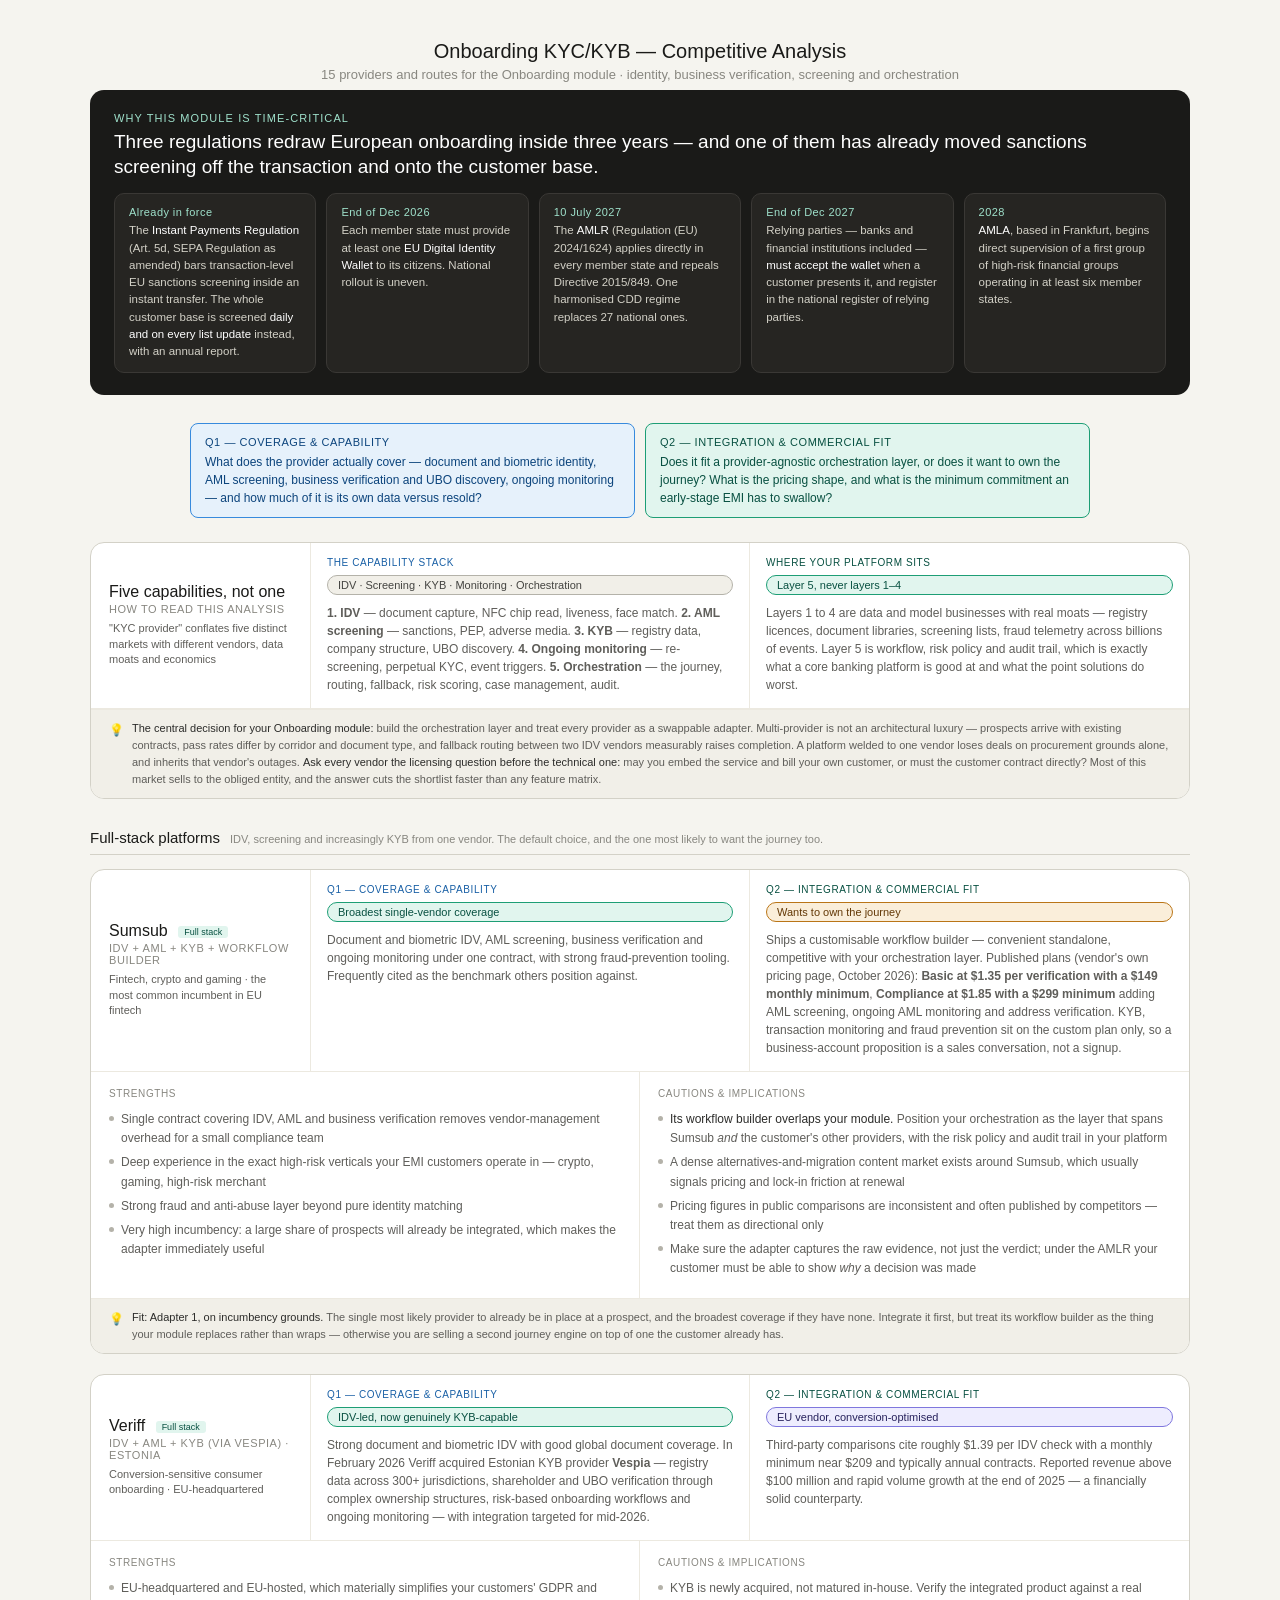
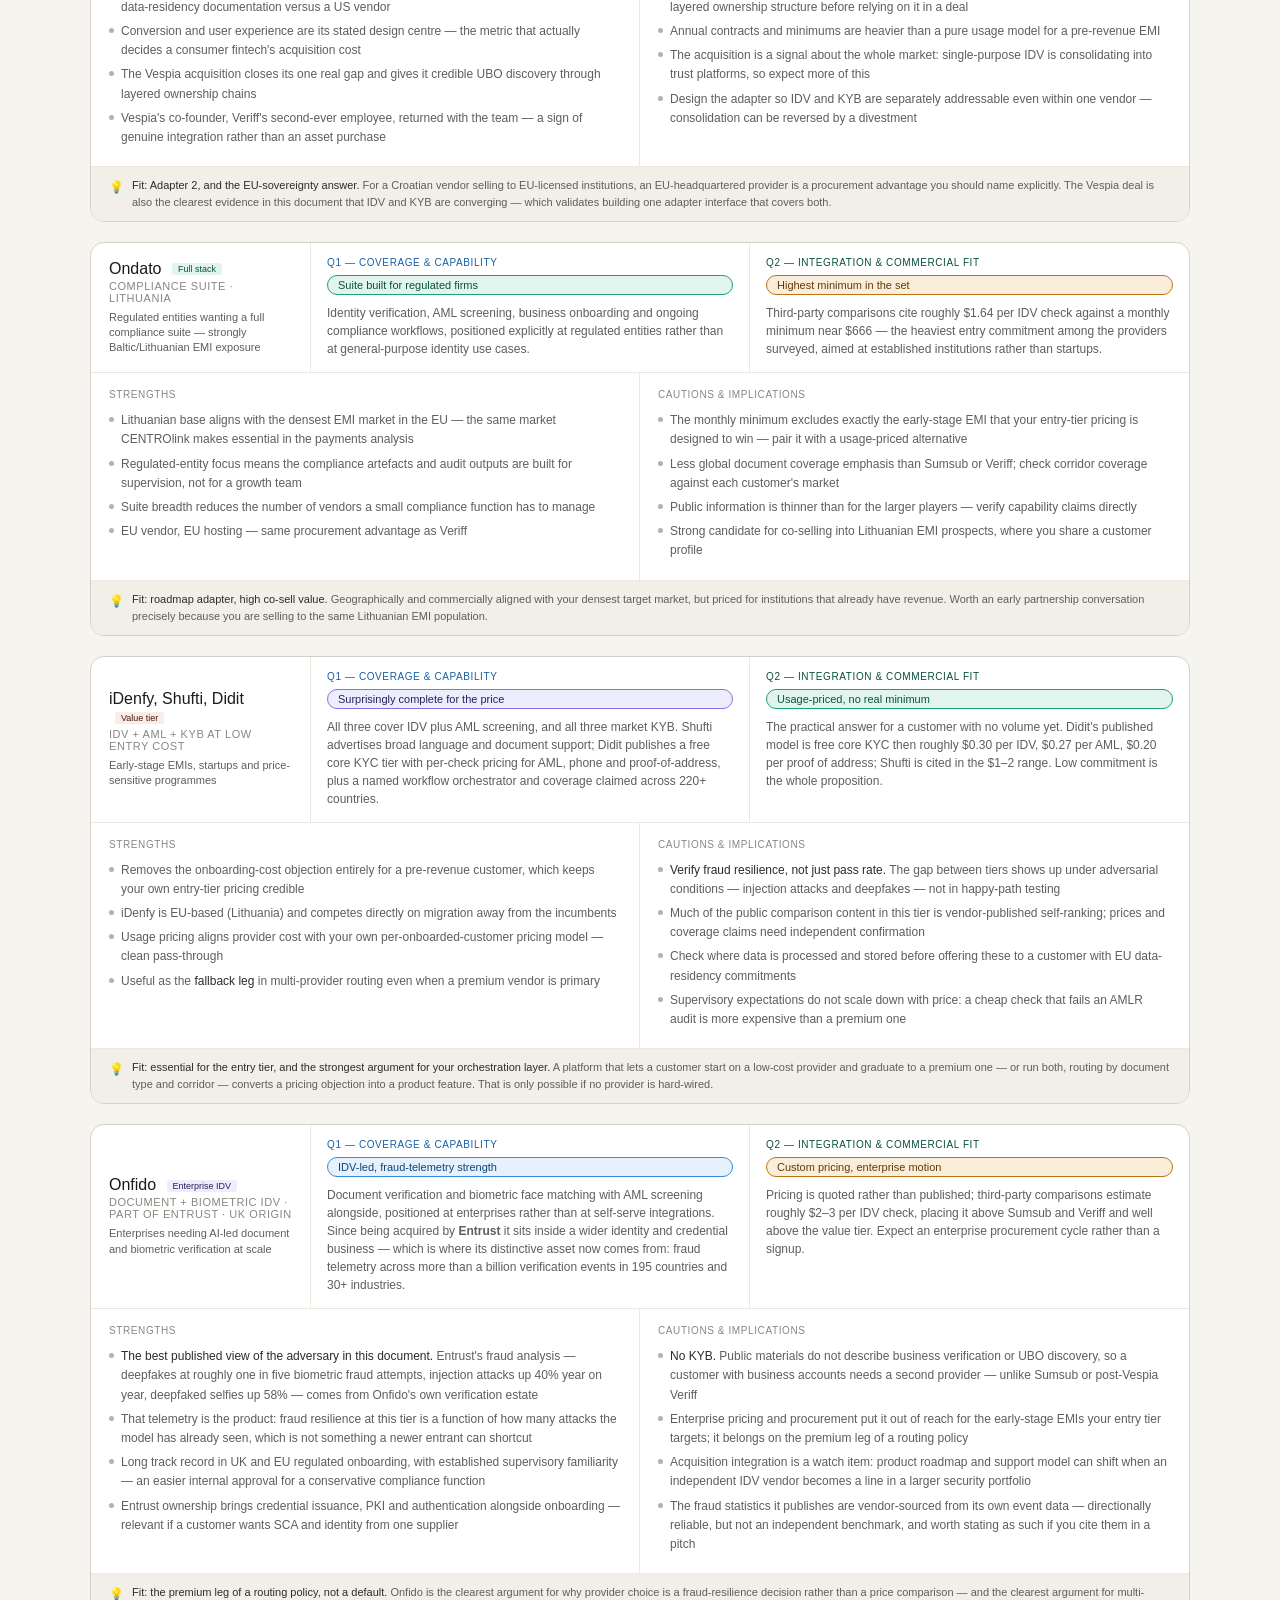
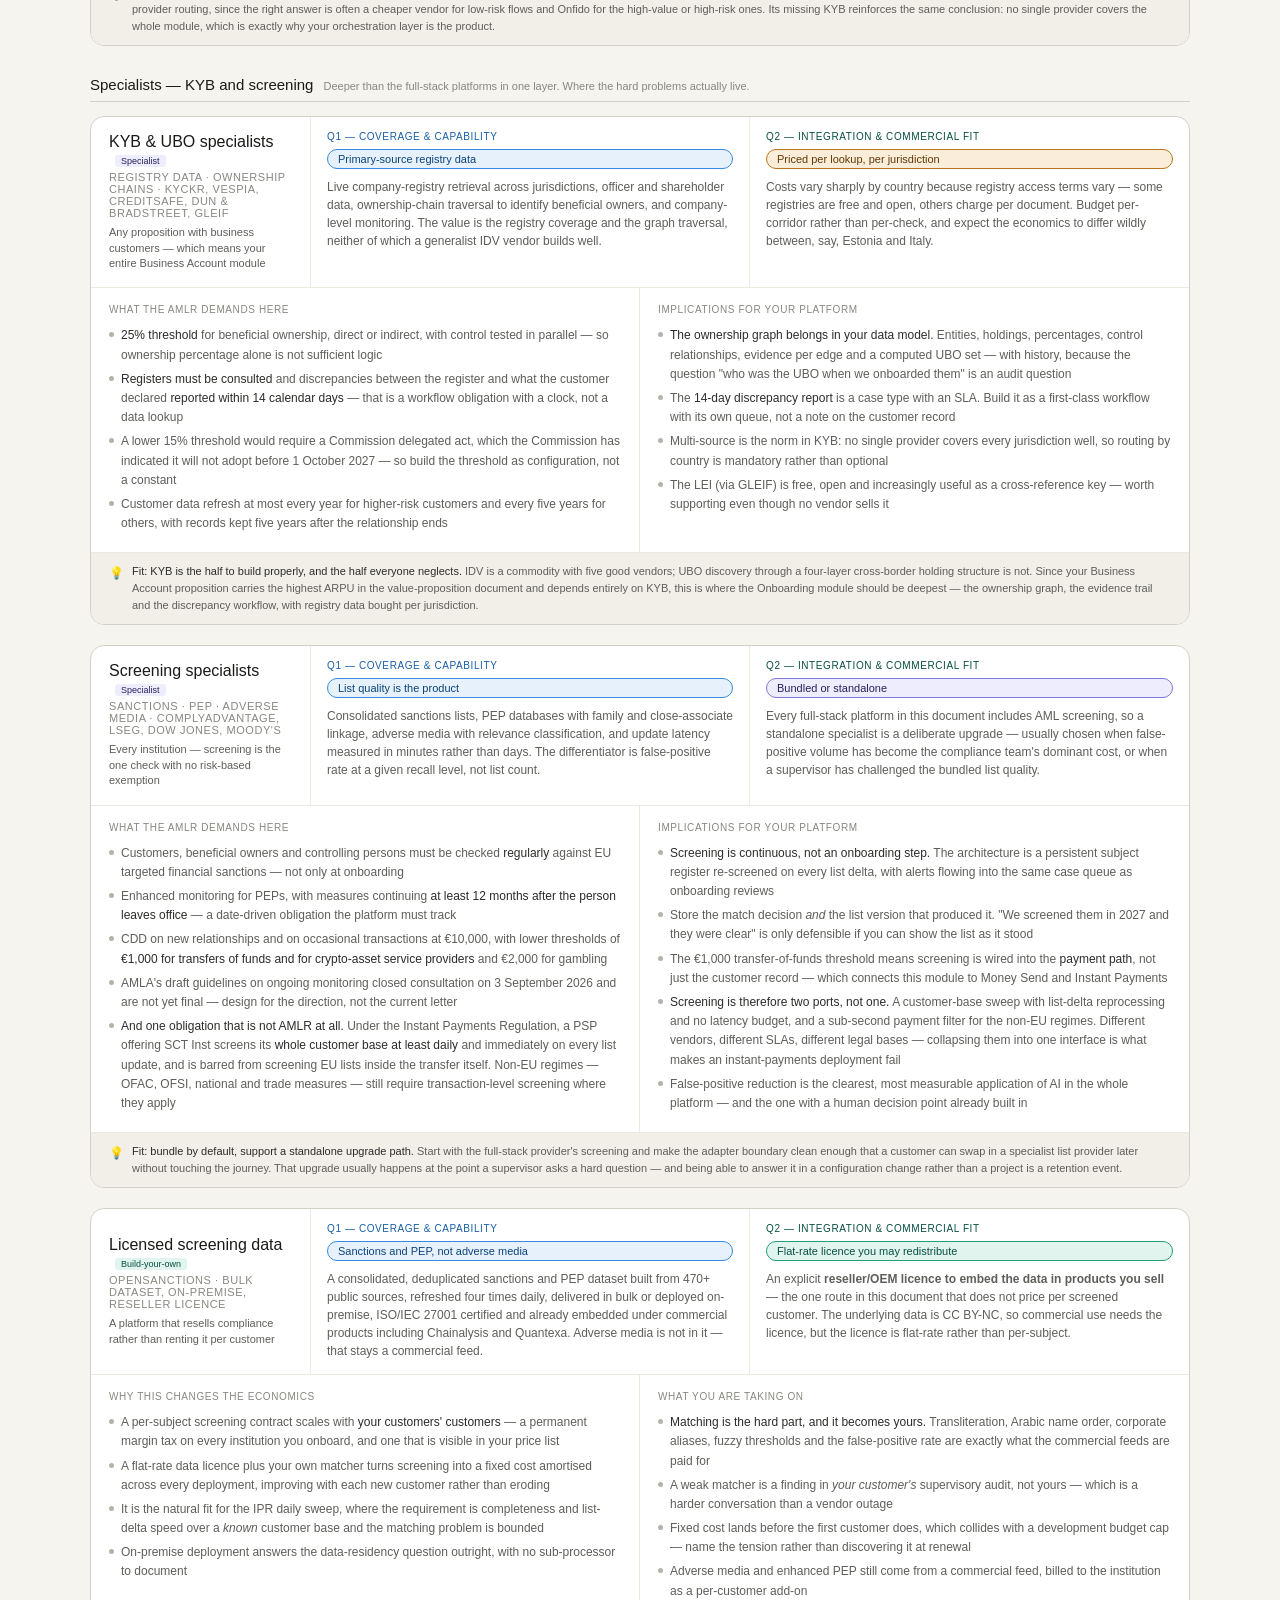
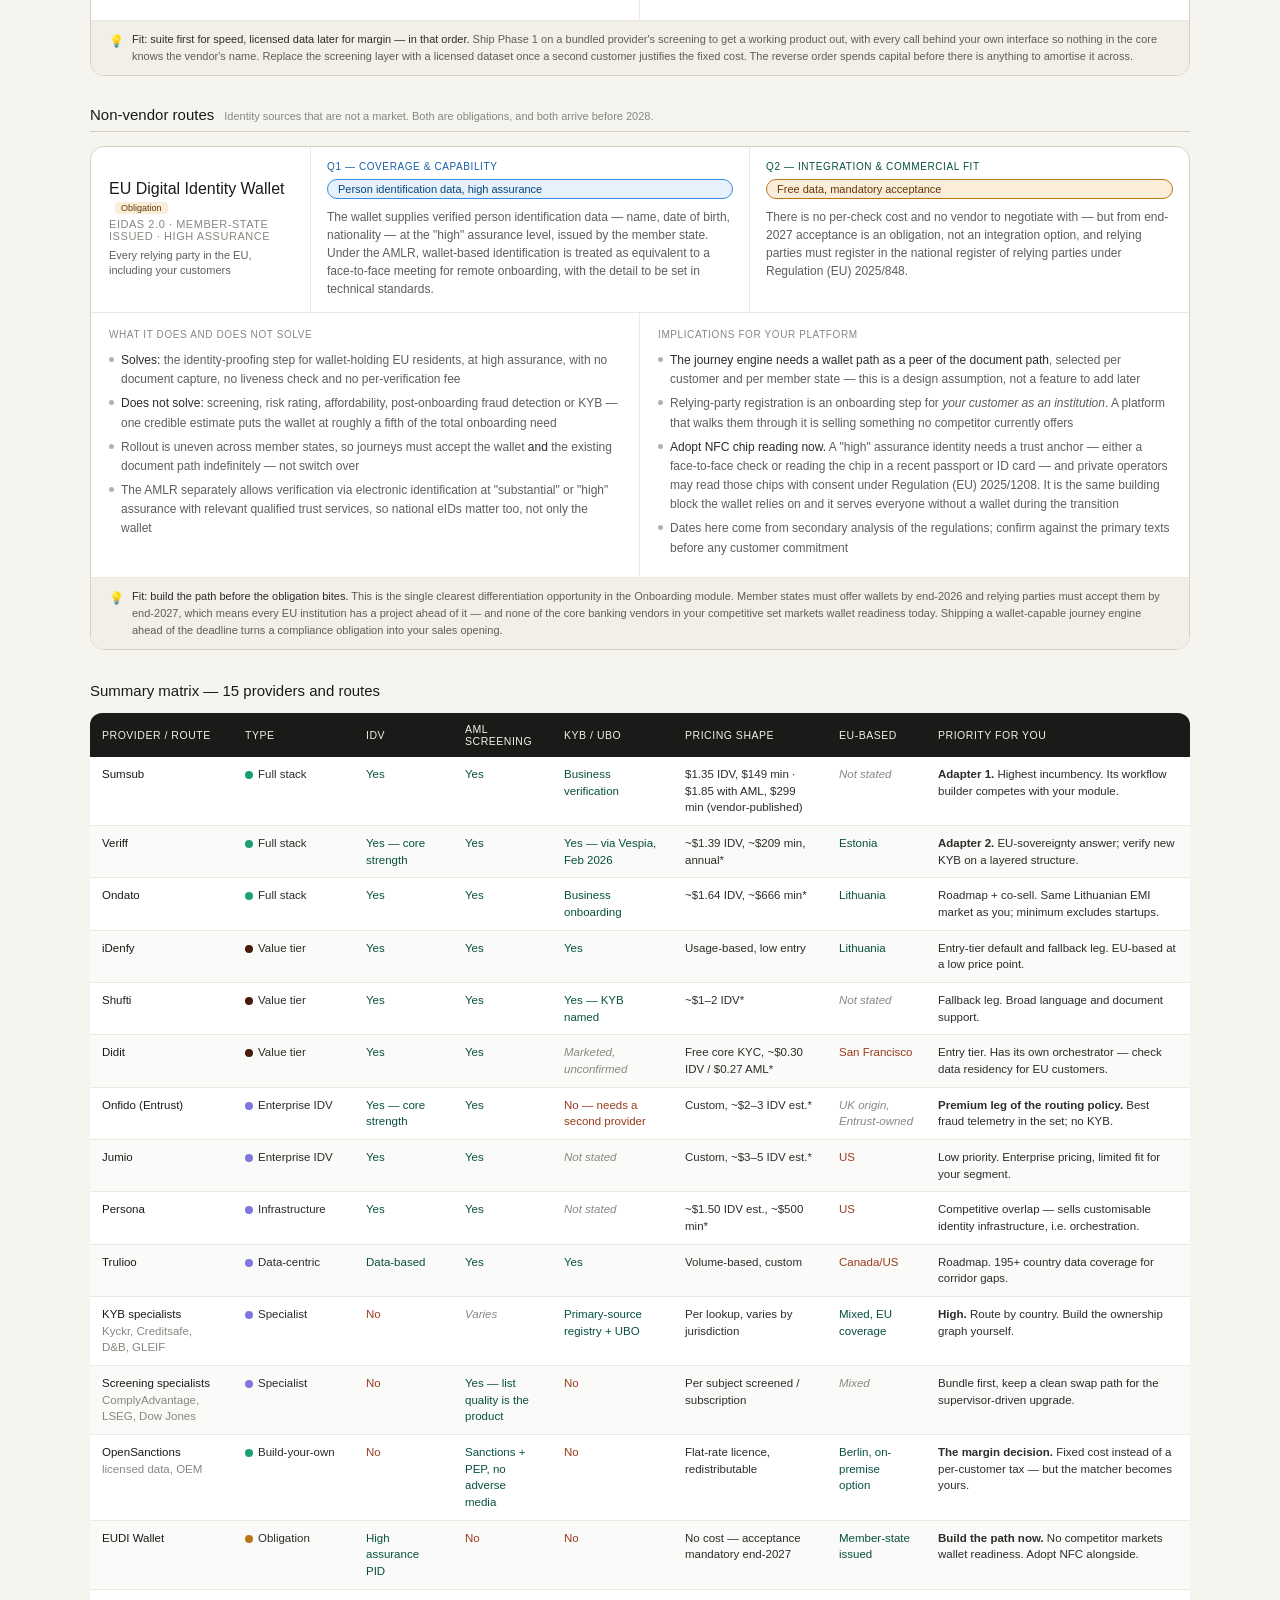
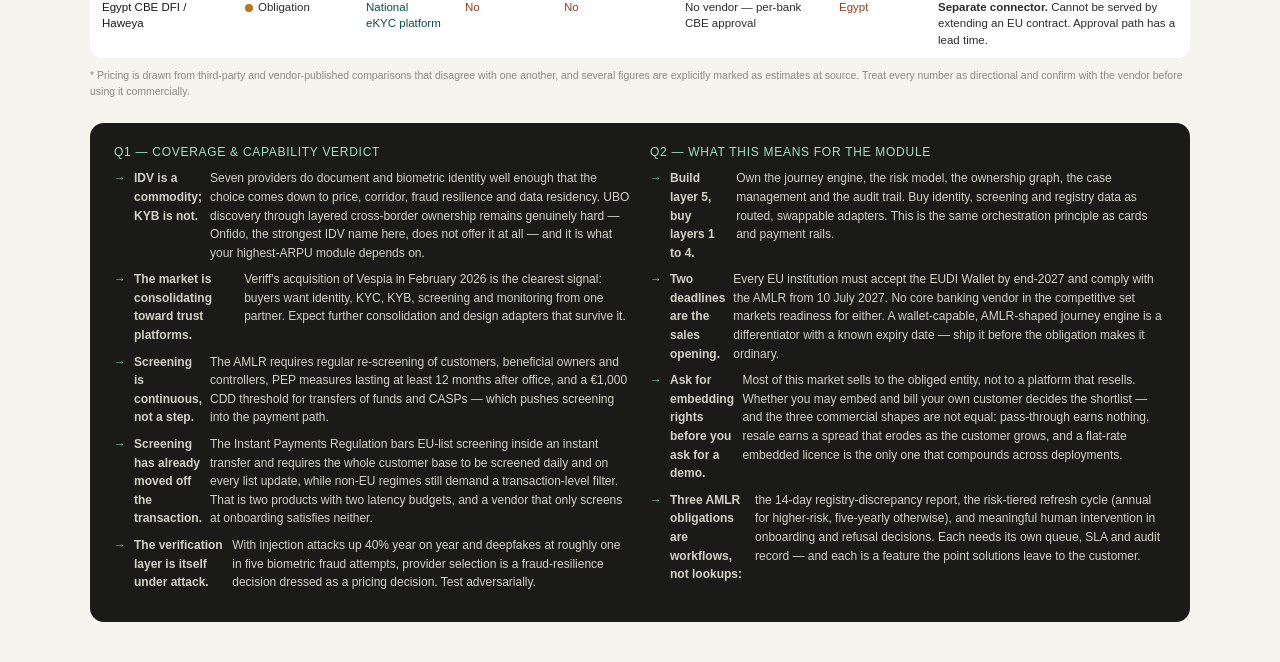
<file: research/onboarding_kyc_kyb_analysis_2026-10-28.html>
<!DOCTYPE html>
<html lang="en">
<head>
<meta charset="UTF-8">
<meta name="viewport" content="width=device-width, initial-scale=1.0">
<title>Onboarding KYC/KYB — Competitive Analysis</title>
<style>
  * { box-sizing: border-box; margin: 0; padding: 0; }
  body { font-family: -apple-system, BlinkMacSystemFont, 'Segoe UI', sans-serif; background: #f5f4ef; padding: 40px 24px; min-height: 100vh; color: #2c2c2a; }
  h1 { font-size: 20px; font-weight: 500; text-align: center; color: #1a1a18; margin-bottom: 4px; }
  .subtitle { font-size: 13px; color: #888780; text-align: center; margin-bottom: 8px; }
  .questions { display: grid; grid-template-columns: 1fr 1fr; gap: 10px; max-width: 900px; margin: 0 auto 24px; }
  .q-box { border-radius: 8px; padding: 10px 14px; font-size: 12px; line-height: 1.5; }
  .q1 { background: #e6f1fb; border: 1px solid #378add; color: #0c447c; }
  .q2 { background: #e1f5ee; border: 1px solid #1d9e75; color: #085041; }
  .q-box strong { font-weight: 500; display: block; margin-bottom: 2px; font-size: 11px; text-transform: uppercase; letter-spacing: 0.05em; }

  .container { max-width: 1100px; margin: 0 auto; }

  /* ── Regulatory clock banner ── */
  .clock { background: #1a1a18; color: #f1efe8; border-radius: 14px; padding: 22px 24px; margin-bottom: 28px; }
  .clock h2 { font-size: 11px; font-weight: 500; color: #9FE1CB; text-transform: uppercase; letter-spacing: 0.1em; margin-bottom: 4px; }
  .clock-claim { font-size: 19px; font-weight: 500; color: #fff; line-height: 1.3; margin: 6px 0 14px; }
  .timeline { display: grid; grid-template-columns: repeat(5, 1fr); gap: 10px; }
  .tl { background: #262522; border: 1px solid #3a3835; border-radius: 10px; padding: 12px 14px; }
  .tl-date { font-size: 11px; font-weight: 500; color: #9FE1CB; letter-spacing: 0.04em; margin-bottom: 4px; }
  .tl-text { font-size: 11.5px; color: #d3d1c7; line-height: 1.5; }
  .tl-text strong { color: #fff; font-weight: 500; }

  .section-head { display: flex; align-items: baseline; gap: 10px; margin: 30px 0 14px; padding-bottom: 8px; border-bottom: 1px solid #d3d1c7; }
  .section-head h2 { font-size: 15px; font-weight: 500; color: #1a1a18; }
  .section-head span { font-size: 11px; color: #888780; }

  .platform { background: #ffffff; border: 1px solid #d3d1c7; border-radius: 14px; margin-bottom: 20px; overflow: hidden; }
  .platform-header { display: grid; grid-template-columns: 220px 1fr 1fr; gap: 0; border-bottom: 1px solid #ece9e0; }
  .platform-identity { padding: 16px 18px; border-right: 1px solid #ece9e0; display: flex; flex-direction: column; justify-content: center; }
  .platform-name { font-size: 16px; font-weight: 500; color: #1a1a18; margin-bottom: 2px; }
  .platform-type { font-size: 11px; color: #888780; text-transform: uppercase; letter-spacing: 0.05em; margin-bottom: 6px; }
  .platform-target { font-size: 11px; color: #5f5e5a; line-height: 1.4; }

  .verdict-cell { padding: 14px 16px; display: flex; flex-direction: column; justify-content: flex-start; gap: 5px; }
  .vc-label { font-size: 10px; font-weight: 500; text-transform: uppercase; letter-spacing: 0.06em; margin-bottom: 2px; }
  .vc-q1 { border-right: 1px solid #ece9e0; }
  .vc-q1 .vc-label { color: #185fa5; }
  .vc-q2 .vc-label { color: #085041; }

  .verdict-badge { display: inline-block; font-size: 11px; font-weight: 500; padding: 3px 10px; border-radius: 20px; margin-bottom: 4px; }
  .vb-sep   { background: #e6f1fb; color: #0c447c; border: 0.5px solid #378add; }
  .vb-int   { background: #faeeda; color: #633806; border: 0.5px solid #ba7517; }
  .vb-both  { background: #eeedfe; color: #26215c; border: 0.5px solid #7f77dd; }
  .vb-split { background: #e1f5ee; color: #085041; border: 0.5px solid #1d9e75; }
  .vb-merge { background: #faece7; color: #4a1b0c; border: 0.5px solid #993c1d; }
  .vb-mixed { background: #f1efe8; color: #444441; border: 0.5px solid #b4b2a9; }

  .verdict-detail { font-size: 12px; color: #5f5e5a; line-height: 1.5; }

  .platform-body { display: grid; grid-template-columns: 1fr 1fr; }
  .body-col { padding: 14px 18px; font-size: 12px; color: #2c2c2a; line-height: 1.6; }
  .body-col:first-child { border-right: 1px solid #ece9e0; }
  .body-col-label { font-size: 10px; font-weight: 500; text-transform: uppercase; letter-spacing: 0.06em; color: #888780; margin-bottom: 8px; }
  .point { display: flex; gap: 7px; margin-bottom: 5px; }
  .point-dot { flex-shrink: 0; width: 5px; height: 5px; border-radius: 50%; background: #b4b2a9; margin-top: 6px; }
  .point-text { color: #5f5e5a; }
  .point-text strong { color: #2c2c2a; font-weight: 500; }

  .insight { background: #f1efe8; border-top: 1px solid #ece9e0; padding: 10px 18px; font-size: 11px; color: #5f5e5a; line-height: 1.55; display: flex; gap: 8px; align-items: flex-start; }
  .insight-icon { flex-shrink: 0; font-size: 12px; margin-top: 1px; }
  .insight strong { color: #2c2c2a; font-weight: 500; }

  .gen-tag { display: inline-block; font-size: 9px; font-weight: 500; padding: 1px 6px; border-radius: 3px; margin-left: 6px; vertical-align: middle; }
  .gen-cloud  { background: #e1f5ee; color: #085041; }
  .gen-legacy { background: #faeeda; color: #633806; }
  .gen-baas   { background: #eeedfe; color: #26215c; }
  .gen-peer   { background: #faece7; color: #4a1b0c; }

  .matrix-section { margin-top: 32px; }
  .matrix-title { font-size: 15px; font-weight: 500; color: #1a1a18; margin-bottom: 14px; }
  .matrix-table { width: 100%; border-collapse: collapse; font-size: 11.5px; border-radius: 12px; overflow: hidden; }
  .matrix-table th { padding: 10px 12px; text-align: left; font-weight: 500; font-size: 10.5px; text-transform: uppercase; letter-spacing: 0.05em; background: #1a1a18; color: #f1efe8; }
  .matrix-table td { padding: 9px 12px; border-bottom: 0.5px solid #ece9e0; background: #fff; vertical-align: top; line-height: 1.45; }
  .matrix-table tr:last-child td { border-bottom: none; }
  .matrix-table tr:nth-child(even) td { background: #fafaf8; }
  .matrix-table td:first-child { font-weight: 500; color: #1a1a18; }
  .dot { display: inline-block; width: 8px; height: 8px; border-radius: 50%; margin-right: 5px; vertical-align: middle; }
  .yes { color: #085041; font-weight: 500; }
  .no  { color: #993c1d; }
  .unk { color: #888780; font-style: italic; }

  .takeaway { background: #1a1a18; color: #f1efe8; border-radius: 14px; padding: 22px 24px; margin-top: 24px; }
  .takeaway h3 { font-size: 12px; font-weight: 500; color: #9FE1CB; text-transform: uppercase; letter-spacing: 0.06em; margin-bottom: 10px; }
  .takeaway-grid { display: grid; grid-template-columns: 1fr 1fr; gap: 20px; }
  .tk { display: flex; gap: 8px; font-size: 12px; color: #d3d1c7; line-height: 1.55; margin-bottom: 8px; }
  .tk::before { content: '→'; color: #9FE1CB; flex-shrink: 0; }

  .sources { margin-top: 24px; padding: 16px 18px; background: #fff; border: 1px solid #d3d1c7; border-radius: 12px; font-size: 11px; color: #5f5e5a; line-height: 1.6; }
  .sources h4 { font-size: 10px; font-weight: 500; text-transform: uppercase; letter-spacing: 0.06em; color: #888780; margin-bottom: 8px; }
  .sources a { color: #185fa5; text-decoration: none; }

  @media (max-width: 760px) {
    .questions, .platform-body, .takeaway-grid { grid-template-columns: 1fr; }
    .timeline { grid-template-columns: 1fr 1fr; }
    .platform-header { grid-template-columns: 1fr; }
    .platform-identity, .vc-q1 { border-right: none; border-bottom: 1px solid #ece9e0; }
    .body-col:first-child { border-right: none; border-bottom: 1px solid #ece9e0; }
  }
</style>
</head>
<body>
<div class="container">

  <h1>Onboarding KYC/KYB — Competitive Analysis</h1>
  <p class="subtitle">15 providers and routes for the Onboarding module · identity, business verification, screening and orchestration</p>

  <!-- ══ REGULATORY CLOCK ══ -->
  <div class="clock">
    <h2>Why this module is time-critical</h2>
    <div class="clock-claim">Three regulations redraw European onboarding inside three years — and one of them has already moved sanctions screening off the transaction and onto the customer base.</div>
    <div class="timeline">
      <div class="tl">
        <div class="tl-date">Already in force</div>
        <div class="tl-text">The <strong>Instant Payments Regulation</strong> (Art. 5d, SEPA Regulation as amended) bars transaction-level EU sanctions screening inside an instant transfer. The whole customer base is screened <strong>daily and on every list update</strong> instead, with an annual report.</div>
      </div>
      <div class="tl">
        <div class="tl-date">End of Dec 2026</div>
        <div class="tl-text">Each member state must provide at least one <strong>EU Digital Identity Wallet</strong> to its citizens. National rollout is uneven.</div>
      </div>
      <div class="tl">
        <div class="tl-date">10 July 2027</div>
        <div class="tl-text">The <strong>AMLR</strong> (Regulation (EU) 2024/1624) applies directly in every member state and repeals Directive 2015/849. One harmonised CDD regime replaces 27 national ones.</div>
      </div>
      <div class="tl">
        <div class="tl-date">End of Dec 2027</div>
        <div class="tl-text">Relying parties — banks and financial institutions included — <strong>must accept the wallet</strong> when a customer presents it, and register in the national register of relying parties.</div>
      </div>
      <div class="tl">
        <div class="tl-date">2028</div>
        <div class="tl-text"><strong>AMLA</strong>, based in Frankfurt, begins direct supervision of a first group of high-risk financial groups operating in at least six member states.</div>
      </div>
    </div>
  </div>

  <div class="questions">
    <div class="q-box q1">
      <strong>Q1 — Coverage &amp; capability</strong>
      What does the provider actually cover — document and biometric identity, AML screening, business verification and UBO discovery, ongoing monitoring — and how much of it is its own data versus resold?
    </div>
    <div class="q-box q2">
      <strong>Q2 — Integration &amp; commercial fit</strong>
      Does it fit a provider-agnostic orchestration layer, or does it want to own the journey? What is the pricing shape, and what is the minimum commitment an early-stage EMI has to swallow?
    </div>
  </div>

  <!-- ══ MODEL PRIMER ══ -->
  <div class="platform">
    <div class="platform-header">
      <div class="platform-identity">
        <div class="platform-name">Five capabilities, not one</div>
        <div class="platform-type">How to read this analysis</div>
        <div class="platform-target">"KYC provider" conflates five distinct markets with different vendors, data moats and economics</div>
      </div>
      <div class="verdict-cell vc-q1">
        <div class="vc-label">The capability stack</div>
        <span class="verdict-badge vb-mixed">IDV · Screening · KYB · Monitoring · Orchestration</span>
        <div class="verdict-detail"><strong>1. IDV</strong> — document capture, NFC chip read, liveness, face match. <strong>2. AML screening</strong> — sanctions, PEP, adverse media. <strong>3. KYB</strong> — registry data, company structure, UBO discovery. <strong>4. Ongoing monitoring</strong> — re-screening, perpetual KYC, event triggers. <strong>5. Orchestration</strong> — the journey, routing, fallback, risk scoring, case management, audit.</div>
      </div>
      <div class="verdict-cell vc-q2">
        <div class="vc-label">Where your platform sits</div>
        <span class="verdict-badge vb-split">Layer 5, never layers 1–4</span>
        <div class="verdict-detail">Layers 1 to 4 are data and model businesses with real moats — registry licences, document libraries, screening lists, fraud telemetry across billions of events. Layer 5 is workflow, risk policy and audit trail, which is exactly what a core banking platform is good at and what the point solutions do worst.</div>
      </div>
    </div>
    <div class="insight"><div class="insight-icon">💡</div><div><strong>The central decision for your Onboarding module:</strong> build the orchestration layer and treat every provider as a swappable adapter. Multi-provider is not an architectural luxury — prospects arrive with existing contracts, pass rates differ by corridor and document type, and fallback routing between two IDV vendors measurably raises completion. A platform welded to one vendor loses deals on procurement grounds alone, and inherits that vendor's outages. <strong>Ask every vendor the licensing question before the technical one:</strong> may you embed the service and bill your own customer, or must the customer contract directly? Most of this market sells to the obliged entity, and the answer cuts the shortlist faster than any feature matrix.</div></div>
  </div>

  <div class="section-head"><h2>Full-stack platforms</h2><span>IDV, screening and increasingly KYB from one vendor. The default choice, and the one most likely to want the journey too.</span></div>

  <!-- ══ SUMSUB ══ -->
  <div class="platform">
    <div class="platform-header">
      <div class="platform-identity">
        <div class="platform-name">Sumsub <span class="gen-tag gen-cloud">Full stack</span></div>
        <div class="platform-type">IDV + AML + KYB + workflow builder</div>
        <div class="platform-target">Fintech, crypto and gaming · the most common incumbent in EU fintech</div>
      </div>
      <div class="verdict-cell vc-q1">
        <div class="vc-label">Q1 — Coverage &amp; capability</div>
        <span class="verdict-badge vb-split">Broadest single-vendor coverage</span>
        <div class="verdict-detail">Document and biometric IDV, AML screening, business verification and ongoing monitoring under one contract, with strong fraud-prevention tooling. Frequently cited as the benchmark others position against.</div>
      </div>
      <div class="verdict-cell vc-q2">
        <div class="vc-label">Q2 — Integration &amp; commercial fit</div>
        <span class="verdict-badge vb-int">Wants to own the journey</span>
        <div class="verdict-detail">Ships a customisable workflow builder — convenient standalone, competitive with your orchestration layer. Published plans (vendor's own pricing page, October 2026): <strong>Basic at $1.35 per verification with a $149 monthly minimum</strong>, <strong>Compliance at $1.85 with a $299 minimum</strong> adding AML screening, ongoing AML monitoring and address verification. KYB, transaction monitoring and fraud prevention sit on the custom plan only, so a business-account proposition is a sales conversation, not a signup.</div>
      </div>
    </div>
    <div class="platform-body">
      <div class="body-col">
        <div class="body-col-label">Strengths</div>
        <div class="point"><div class="point-dot"></div><div class="point-text">Single contract covering IDV, AML and business verification removes vendor-management overhead for a small compliance team</div></div>
        <div class="point"><div class="point-dot"></div><div class="point-text">Deep experience in the exact high-risk verticals your EMI customers operate in — crypto, gaming, high-risk merchant</div></div>
        <div class="point"><div class="point-dot"></div><div class="point-text">Strong fraud and anti-abuse layer beyond pure identity matching</div></div>
        <div class="point"><div class="point-dot"></div><div class="point-text">Very high incumbency: a large share of prospects will already be integrated, which makes the adapter immediately useful</div></div>
      </div>
      <div class="body-col">
        <div class="body-col-label">Cautions &amp; implications</div>
        <div class="point"><div class="point-dot"></div><div class="point-text"><strong>Its workflow builder overlaps your module.</strong> Position your orchestration as the layer that spans Sumsub <em>and</em> the customer's other providers, with the risk policy and audit trail in your platform</div></div>
        <div class="point"><div class="point-dot"></div><div class="point-text">A dense alternatives-and-migration content market exists around Sumsub, which usually signals pricing and lock-in friction at renewal</div></div>
        <div class="point"><div class="point-dot"></div><div class="point-text">Pricing figures in public comparisons are inconsistent and often published by competitors — treat them as directional only</div></div>
        <div class="point"><div class="point-dot"></div><div class="point-text">Make sure the adapter captures the raw evidence, not just the verdict; under the AMLR your customer must be able to show <em>why</em> a decision was made</div></div>
      </div>
    </div>
    <div class="insight"><div class="insight-icon">💡</div><div><strong>Fit: Adapter 1, on incumbency grounds.</strong> The single most likely provider to already be in place at a prospect, and the broadest coverage if they have none. Integrate it first, but treat its workflow builder as the thing your module replaces rather than wraps — otherwise you are selling a second journey engine on top of one the customer already has.</div></div>
  </div>

  <!-- ══ VERIFF ══ -->
  <div class="platform">
    <div class="platform-header">
      <div class="platform-identity">
        <div class="platform-name">Veriff <span class="gen-tag gen-cloud">Full stack</span></div>
        <div class="platform-type">IDV + AML + KYB (via Vespia) · Estonia</div>
        <div class="platform-target">Conversion-sensitive consumer onboarding · EU-headquartered</div>
      </div>
      <div class="verdict-cell vc-q1">
        <div class="vc-label">Q1 — Coverage &amp; capability</div>
        <span class="verdict-badge vb-split">IDV-led, now genuinely KYB-capable</span>
        <div class="verdict-detail">Strong document and biometric IDV with good global document coverage. In February 2026 Veriff acquired Estonian KYB provider <strong>Vespia</strong> — registry data across 300+ jurisdictions, shareholder and UBO verification through complex ownership structures, risk-based onboarding workflows and ongoing monitoring — with integration targeted for mid-2026.</div>
      </div>
      <div class="verdict-cell vc-q2">
        <div class="vc-label">Q2 — Integration &amp; commercial fit</div>
        <span class="verdict-badge vb-both">EU vendor, conversion-optimised</span>
        <div class="verdict-detail">Third-party comparisons cite roughly $1.39 per IDV check with a monthly minimum near $209 and typically annual contracts. Reported revenue above $100 million and rapid volume growth at the end of 2025 — a financially solid counterparty.</div>
      </div>
    </div>
    <div class="platform-body">
      <div class="body-col">
        <div class="body-col-label">Strengths</div>
        <div class="point"><div class="point-dot"></div><div class="point-text">EU-headquartered and EU-hosted, which materially simplifies your customers' GDPR and data-residency documentation versus a US vendor</div></div>
        <div class="point"><div class="point-dot"></div><div class="point-text">Conversion and user experience are its stated design centre — the metric that actually decides a consumer fintech's acquisition cost</div></div>
        <div class="point"><div class="point-dot"></div><div class="point-text">The Vespia acquisition closes its one real gap and gives it credible UBO discovery through layered ownership chains</div></div>
        <div class="point"><div class="point-dot"></div><div class="point-text">Vespia's co-founder, Veriff's second-ever employee, returned with the team — a sign of genuine integration rather than an asset purchase</div></div>
      </div>
      <div class="body-col">
        <div class="body-col-label">Cautions &amp; implications</div>
        <div class="point"><div class="point-dot"></div><div class="point-text">KYB is newly acquired, not matured in-house. Verify the integrated product against a real layered ownership structure before relying on it in a deal</div></div>
        <div class="point"><div class="point-dot"></div><div class="point-text">Annual contracts and minimums are heavier than a pure usage model for a pre-revenue EMI</div></div>
        <div class="point"><div class="point-dot"></div><div class="point-text">The acquisition is a signal about the whole market: single-purpose IDV is consolidating into trust platforms, so expect more of this</div></div>
        <div class="point"><div class="point-dot"></div><div class="point-text">Design the adapter so IDV and KYB are separately addressable even within one vendor — consolidation can be reversed by a divestment</div></div>
      </div>
    </div>
    <div class="insight"><div class="insight-icon">💡</div><div><strong>Fit: Adapter 2, and the EU-sovereignty answer.</strong> For a Croatian vendor selling to EU-licensed institutions, an EU-headquartered provider is a procurement advantage you should name explicitly. The Vespia deal is also the clearest evidence in this document that IDV and KYB are converging — which validates building one adapter interface that covers both.</div></div>
  </div>

  <!-- ══ ONDATO ══ -->
  <div class="platform">
    <div class="platform-header">
      <div class="platform-identity">
        <div class="platform-name">Ondato <span class="gen-tag gen-cloud">Full stack</span></div>
        <div class="platform-type">Compliance suite · Lithuania</div>
        <div class="platform-target">Regulated entities wanting a full compliance suite — strongly Baltic/Lithuanian EMI exposure</div>
      </div>
      <div class="verdict-cell vc-q1">
        <div class="vc-label">Q1 — Coverage &amp; capability</div>
        <span class="verdict-badge vb-split">Suite built for regulated firms</span>
        <div class="verdict-detail">Identity verification, AML screening, business onboarding and ongoing compliance workflows, positioned explicitly at regulated entities rather than at general-purpose identity use cases.</div>
      </div>
      <div class="verdict-cell vc-q2">
        <div class="vc-label">Q2 — Integration &amp; commercial fit</div>
        <span class="verdict-badge vb-int">Highest minimum in the set</span>
        <div class="verdict-detail">Third-party comparisons cite roughly $1.64 per IDV check against a monthly minimum near $666 — the heaviest entry commitment among the providers surveyed, aimed at established institutions rather than startups.</div>
      </div>
    </div>
    <div class="platform-body">
      <div class="body-col">
        <div class="body-col-label">Strengths</div>
        <div class="point"><div class="point-dot"></div><div class="point-text">Lithuanian base aligns with the densest EMI market in the EU — the same market CENTROlink makes essential in the payments analysis</div></div>
        <div class="point"><div class="point-dot"></div><div class="point-text">Regulated-entity focus means the compliance artefacts and audit outputs are built for supervision, not for a growth team</div></div>
        <div class="point"><div class="point-dot"></div><div class="point-text">Suite breadth reduces the number of vendors a small compliance function has to manage</div></div>
        <div class="point"><div class="point-dot"></div><div class="point-text">EU vendor, EU hosting — same procurement advantage as Veriff</div></div>
      </div>
      <div class="body-col">
        <div class="body-col-label">Cautions &amp; implications</div>
        <div class="point"><div class="point-dot"></div><div class="point-text">The monthly minimum excludes exactly the early-stage EMI that your entry-tier pricing is designed to win — pair it with a usage-priced alternative</div></div>
        <div class="point"><div class="point-dot"></div><div class="point-text">Less global document coverage emphasis than Sumsub or Veriff; check corridor coverage against each customer's market</div></div>
        <div class="point"><div class="point-dot"></div><div class="point-text">Public information is thinner than for the larger players — verify capability claims directly</div></div>
        <div class="point"><div class="point-dot"></div><div class="point-text">Strong candidate for co-selling into Lithuanian EMI prospects, where you share a customer profile</div></div>
      </div>
    </div>
    <div class="insight"><div class="insight-icon">💡</div><div><strong>Fit: roadmap adapter, high co-sell value.</strong> Geographically and commercially aligned with your densest target market, but priced for institutions that already have revenue. Worth an early partnership conversation precisely because you are selling to the same Lithuanian EMI population.</div></div>
  </div>

  <!-- ══ IDENFY / SHUFTI / DIDIT ══ -->
  <div class="platform">
    <div class="platform-header">
      <div class="platform-identity">
        <div class="platform-name">iDenfy, Shufti, Didit <span class="gen-tag gen-peer">Value tier</span></div>
        <div class="platform-type">IDV + AML + KYB at low entry cost</div>
        <div class="platform-target">Early-stage EMIs, startups and price-sensitive programmes</div>
      </div>
      <div class="verdict-cell vc-q1">
        <div class="vc-label">Q1 — Coverage &amp; capability</div>
        <span class="verdict-badge vb-both">Surprisingly complete for the price</span>
        <div class="verdict-detail">All three cover IDV plus AML screening, and all three market KYB. Shufti advertises broad language and document support; Didit publishes a free core KYC tier with per-check pricing for AML, phone and proof-of-address, plus a named workflow orchestrator and coverage claimed across 220+ countries.</div>
      </div>
      <div class="verdict-cell vc-q2">
        <div class="vc-label">Q2 — Integration &amp; commercial fit</div>
        <span class="verdict-badge vb-split">Usage-priced, no real minimum</span>
        <div class="verdict-detail">The practical answer for a customer with no volume yet. Didit's published model is free core KYC then roughly $0.30 per IDV, $0.27 per AML, $0.20 per proof of address; Shufti is cited in the $1–2 range. Low commitment is the whole proposition.</div>
      </div>
    </div>
    <div class="platform-body">
      <div class="body-col">
        <div class="body-col-label">Strengths</div>
        <div class="point"><div class="point-dot"></div><div class="point-text">Removes the onboarding-cost objection entirely for a pre-revenue customer, which keeps your own entry-tier pricing credible</div></div>
        <div class="point"><div class="point-dot"></div><div class="point-text">iDenfy is EU-based (Lithuania) and competes directly on migration away from the incumbents</div></div>
        <div class="point"><div class="point-dot"></div><div class="point-text">Usage pricing aligns provider cost with your own per-onboarded-customer pricing model — clean pass-through</div></div>
        <div class="point"><div class="point-dot"></div><div class="point-text">Useful as the <strong>fallback leg</strong> in multi-provider routing even when a premium vendor is primary</div></div>
      </div>
      <div class="body-col">
        <div class="body-col-label">Cautions &amp; implications</div>
        <div class="point"><div class="point-dot"></div><div class="point-text"><strong>Verify fraud resilience, not just pass rate.</strong> The gap between tiers shows up under adversarial conditions — injection attacks and deepfakes — not in happy-path testing</div></div>
        <div class="point"><div class="point-dot"></div><div class="point-text">Much of the public comparison content in this tier is vendor-published self-ranking; prices and coverage claims need independent confirmation</div></div>
        <div class="point"><div class="point-dot"></div><div class="point-text">Check where data is processed and stored before offering these to a customer with EU data-residency commitments</div></div>
        <div class="point"><div class="point-dot"></div><div class="point-text">Supervisory expectations do not scale down with price: a cheap check that fails an AMLR audit is more expensive than a premium one</div></div>
      </div>
    </div>
    <div class="insight"><div class="insight-icon">💡</div><div><strong>Fit: essential for the entry tier, and the strongest argument for your orchestration layer.</strong> A platform that lets a customer start on a low-cost provider and graduate to a premium one — or run both, routing by document type and corridor — converts a pricing objection into a product feature. That is only possible if no provider is hard-wired.</div></div>
  </div>

  <!-- ══ ONFIDO ══ -->
  <div class="platform">
    <div class="platform-header">
      <div class="platform-identity">
        <div class="platform-name">Onfido <span class="gen-tag gen-baas">Enterprise IDV</span></div>
        <div class="platform-type">Document + biometric IDV · part of Entrust · UK origin</div>
        <div class="platform-target">Enterprises needing AI-led document and biometric verification at scale</div>
      </div>
      <div class="verdict-cell vc-q1">
        <div class="vc-label">Q1 — Coverage &amp; capability</div>
        <span class="verdict-badge vb-sep">IDV-led, fraud-telemetry strength</span>
        <div class="verdict-detail">Document verification and biometric face matching with AML screening alongside, positioned at enterprises rather than at self-serve integrations. Since being acquired by <strong>Entrust</strong> it sits inside a wider identity and credential business — which is where its distinctive asset now comes from: fraud telemetry across more than a billion verification events in 195 countries and 30+ industries.</div>
      </div>
      <div class="verdict-cell vc-q2">
        <div class="vc-label">Q2 — Integration &amp; commercial fit</div>
        <span class="verdict-badge vb-int">Custom pricing, enterprise motion</span>
        <div class="verdict-detail">Pricing is quoted rather than published; third-party comparisons estimate roughly $2–3 per IDV check, placing it above Sumsub and Veriff and well above the value tier. Expect an enterprise procurement cycle rather than a signup.</div>
      </div>
    </div>
    <div class="platform-body">
      <div class="body-col">
        <div class="body-col-label">Strengths</div>
        <div class="point"><div class="point-dot"></div><div class="point-text"><strong>The best published view of the adversary in this document.</strong> Entrust's fraud analysis — deepfakes at roughly one in five biometric fraud attempts, injection attacks up 40% year on year, deepfaked selfies up 58% — comes from Onfido's own verification estate</div></div>
        <div class="point"><div class="point-dot"></div><div class="point-text">That telemetry is the product: fraud resilience at this tier is a function of how many attacks the model has already seen, which is not something a newer entrant can shortcut</div></div>
        <div class="point"><div class="point-dot"></div><div class="point-text">Long track record in UK and EU regulated onboarding, with established supervisory familiarity — an easier internal approval for a conservative compliance function</div></div>
        <div class="point"><div class="point-dot"></div><div class="point-text">Entrust ownership brings credential issuance, PKI and authentication alongside onboarding — relevant if a customer wants SCA and identity from one supplier</div></div>
      </div>
      <div class="body-col">
        <div class="body-col-label">Cautions &amp; implications</div>
        <div class="point"><div class="point-dot"></div><div class="point-text"><strong>No KYB.</strong> Public materials do not describe business verification or UBO discovery, so a customer with business accounts needs a second provider — unlike Sumsub or post-Vespia Veriff</div></div>
        <div class="point"><div class="point-dot"></div><div class="point-text">Enterprise pricing and procurement put it out of reach for the early-stage EMIs your entry tier targets; it belongs on the premium leg of a routing policy</div></div>
        <div class="point"><div class="point-dot"></div><div class="point-text">Acquisition integration is a watch item: product roadmap and support model can shift when an independent IDV vendor becomes a line in a larger security portfolio</div></div>
        <div class="point"><div class="point-dot"></div><div class="point-text">The fraud statistics it publishes are vendor-sourced from its own event data — directionally reliable, but not an independent benchmark, and worth stating as such if you cite them in a pitch</div></div>
      </div>
    </div>
    <div class="insight"><div class="insight-icon">💡</div><div><strong>Fit: the premium leg of a routing policy, not a default.</strong> Onfido is the clearest argument for why provider choice is a fraud-resilience decision rather than a price comparison — and the clearest argument for multi-provider routing, since the right answer is often a cheaper vendor for low-risk flows and Onfido for the high-value or high-risk ones. Its missing KYB reinforces the same conclusion: no single provider covers the whole module, which is exactly why your orchestration layer is the product.</div></div>
  </div>

  <div class="section-head"><h2>Specialists — KYB and screening</h2><span>Deeper than the full-stack platforms in one layer. Where the hard problems actually live.</span></div>

  <!-- ══ KYB SPECIALISTS ══ -->
  <div class="platform">
    <div class="platform-header">
      <div class="platform-identity">
        <div class="platform-name">KYB &amp; UBO specialists <span class="gen-tag gen-baas">Specialist</span></div>
        <div class="platform-type">Registry data · ownership chains · Kyckr, Vespia, Creditsafe, Dun &amp; Bradstreet, GLEIF</div>
        <div class="platform-target">Any proposition with business customers — which means your entire Business Account module</div>
      </div>
      <div class="verdict-cell vc-q1">
        <div class="vc-label">Q1 — Coverage &amp; capability</div>
        <span class="verdict-badge vb-sep">Primary-source registry data</span>
        <div class="verdict-detail">Live company-registry retrieval across jurisdictions, officer and shareholder data, ownership-chain traversal to identify beneficial owners, and company-level monitoring. The value is the registry coverage and the graph traversal, neither of which a generalist IDV vendor builds well.</div>
      </div>
      <div class="verdict-cell vc-q2">
        <div class="vc-label">Q2 — Integration &amp; commercial fit</div>
        <span class="verdict-badge vb-int">Priced per lookup, per jurisdiction</span>
        <div class="verdict-detail">Costs vary sharply by country because registry access terms vary — some registries are free and open, others charge per document. Budget per-corridor rather than per-check, and expect the economics to differ wildly between, say, Estonia and Italy.</div>
      </div>
    </div>
    <div class="platform-body">
      <div class="body-col">
        <div class="body-col-label">What the AMLR demands here</div>
        <div class="point"><div class="point-dot"></div><div class="point-text"><strong>25% threshold</strong> for beneficial ownership, direct or indirect, with control tested in parallel — so ownership percentage alone is not sufficient logic</div></div>
        <div class="point"><div class="point-dot"></div><div class="point-text"><strong>Registers must be consulted</strong> and discrepancies between the register and what the customer declared <strong>reported within 14 calendar days</strong> — that is a workflow obligation with a clock, not a data lookup</div></div>
        <div class="point"><div class="point-dot"></div><div class="point-text">A lower 15% threshold would require a Commission delegated act, which the Commission has indicated it will not adopt before 1 October 2027 — so build the threshold as configuration, not a constant</div></div>
        <div class="point"><div class="point-dot"></div><div class="point-text">Customer data refresh at most every year for higher-risk customers and every five years for others, with records kept five years after the relationship ends</div></div>
      </div>
      <div class="body-col">
        <div class="body-col-label">Implications for your platform</div>
        <div class="point"><div class="point-dot"></div><div class="point-text"><strong>The ownership graph belongs in your data model.</strong> Entities, holdings, percentages, control relationships, evidence per edge and a computed UBO set — with history, because the question "who was the UBO when we onboarded them" is an audit question</div></div>
        <div class="point"><div class="point-dot"></div><div class="point-text">The <strong>14-day discrepancy report</strong> is a case type with an SLA. Build it as a first-class workflow with its own queue, not a note on the customer record</div></div>
        <div class="point"><div class="point-dot"></div><div class="point-text">Multi-source is the norm in KYB: no single provider covers every jurisdiction well, so routing by country is mandatory rather than optional</div></div>
        <div class="point"><div class="point-dot"></div><div class="point-text">The LEI (via GLEIF) is free, open and increasingly useful as a cross-reference key — worth supporting even though no vendor sells it</div></div>
      </div>
    </div>
    <div class="insight"><div class="insight-icon">💡</div><div><strong>Fit: KYB is the half to build properly, and the half everyone neglects.</strong> IDV is a commodity with five good vendors; UBO discovery through a four-layer cross-border holding structure is not. Since your Business Account proposition carries the highest ARPU in the value-proposition document and depends entirely on KYB, this is where the Onboarding module should be deepest — the ownership graph, the evidence trail and the discrepancy workflow, with registry data bought per jurisdiction.</div></div>
  </div>

  <!-- ══ SCREENING SPECIALISTS ══ -->
  <div class="platform">
    <div class="platform-header">
      <div class="platform-identity">
        <div class="platform-name">Screening specialists <span class="gen-tag gen-baas">Specialist</span></div>
        <div class="platform-type">Sanctions · PEP · adverse media · ComplyAdvantage, LSEG, Dow Jones, Moody's</div>
        <div class="platform-target">Every institution — screening is the one check with no risk-based exemption</div>
      </div>
      <div class="verdict-cell vc-q1">
        <div class="vc-label">Q1 — Coverage &amp; capability</div>
        <span class="verdict-badge vb-sep">List quality is the product</span>
        <div class="verdict-detail">Consolidated sanctions lists, PEP databases with family and close-associate linkage, adverse media with relevance classification, and update latency measured in minutes rather than days. The differentiator is false-positive rate at a given recall level, not list count.</div>
      </div>
      <div class="verdict-cell vc-q2">
        <div class="vc-label">Q2 — Integration &amp; commercial fit</div>
        <span class="verdict-badge vb-both">Bundled or standalone</span>
        <div class="verdict-detail">Every full-stack platform in this document includes AML screening, so a standalone specialist is a deliberate upgrade — usually chosen when false-positive volume has become the compliance team's dominant cost, or when a supervisor has challenged the bundled list quality.</div>
      </div>
    </div>
    <div class="platform-body">
      <div class="body-col">
        <div class="body-col-label">What the AMLR demands here</div>
        <div class="point"><div class="point-dot"></div><div class="point-text">Customers, beneficial owners and controlling persons must be checked <strong>regularly</strong> against EU targeted financial sanctions — not only at onboarding</div></div>
        <div class="point"><div class="point-dot"></div><div class="point-text">Enhanced monitoring for PEPs, with measures continuing <strong>at least 12 months after the person leaves office</strong> — a date-driven obligation the platform must track</div></div>
        <div class="point"><div class="point-dot"></div><div class="point-text">CDD on new relationships and on occasional transactions at €10,000, with lower thresholds of <strong>€1,000 for transfers of funds and for crypto-asset service providers</strong> and €2,000 for gambling</div></div>
        <div class="point"><div class="point-dot"></div><div class="point-text">AMLA's draft guidelines on ongoing monitoring closed consultation on 3 September 2026 and are not yet final — design for the direction, not the current letter</div></div>
        <div class="point"><div class="point-dot"></div><div class="point-text"><strong>And one obligation that is not AMLR at all.</strong> Under the Instant Payments Regulation, a PSP offering SCT Inst screens its <strong>whole customer base at least daily</strong> and immediately on every list update, and is barred from screening EU lists inside the transfer itself. Non-EU regimes — OFAC, OFSI, national and trade measures — still require transaction-level screening where they apply</div></div>
      </div>
      <div class="body-col">
        <div class="body-col-label">Implications for your platform</div>
        <div class="point"><div class="point-dot"></div><div class="point-text"><strong>Screening is continuous, not an onboarding step.</strong> The architecture is a persistent subject register re-screened on every list delta, with alerts flowing into the same case queue as onboarding reviews</div></div>
        <div class="point"><div class="point-dot"></div><div class="point-text">Store the match decision <em>and</em> the list version that produced it. "We screened them in 2027 and they were clear" is only defensible if you can show the list as it stood</div></div>
        <div class="point"><div class="point-dot"></div><div class="point-text">The €1,000 transfer-of-funds threshold means screening is wired into the <strong>payment path</strong>, not just the customer record — which connects this module to Money Send and Instant Payments</div></div>
        <div class="point"><div class="point-dot"></div><div class="point-text"><strong>Screening is therefore two ports, not one.</strong> A customer-base sweep with list-delta reprocessing and no latency budget, and a sub-second payment filter for the non-EU regimes. Different vendors, different SLAs, different legal bases — collapsing them into one interface is what makes an instant-payments deployment fail</div></div>
        <div class="point"><div class="point-dot"></div><div class="point-text">False-positive reduction is the clearest, most measurable application of AI in the whole platform — and the one with a human decision point already built in</div></div>
      </div>
    </div>
    <div class="insight"><div class="insight-icon">💡</div><div><strong>Fit: bundle by default, support a standalone upgrade path.</strong> Start with the full-stack provider's screening and make the adapter boundary clean enough that a customer can swap in a specialist list provider later without touching the journey. That upgrade usually happens at the point a supervisor asks a hard question — and being able to answer it in a configuration change rather than a project is a retention event.</div></div>
  </div>

  <!-- ══ LICENSED SCREENING DATA ══ -->
  <div class="platform">
    <div class="platform-header">
      <div class="platform-identity">
        <div class="platform-name">Licensed screening data <span class="gen-tag gen-cloud">Build-your-own</span></div>
        <div class="platform-type">OpenSanctions · bulk dataset, on-premise, reseller licence</div>
        <div class="platform-target">A platform that resells compliance rather than renting it per customer</div>
      </div>
      <div class="verdict-cell vc-q1">
        <div class="vc-label">Q1 — Coverage &amp; capability</div>
        <span class="verdict-badge vb-sep">Sanctions and PEP, not adverse media</span>
        <div class="verdict-detail">A consolidated, deduplicated sanctions and PEP dataset built from 470+ public sources, refreshed four times daily, delivered in bulk or deployed on-premise, ISO/IEC 27001 certified and already embedded under commercial products including Chainalysis and Quantexa. Adverse media is not in it — that stays a commercial feed.</div>
      </div>
      <div class="verdict-cell vc-q2">
        <div class="vc-label">Q2 — Integration &amp; commercial fit</div>
        <span class="verdict-badge vb-split">Flat-rate licence you may redistribute</span>
        <div class="verdict-detail">An explicit <strong>reseller/OEM licence to embed the data in products you sell</strong> — the one route in this document that does not price per screened customer. The underlying data is CC BY-NC, so commercial use needs the licence, but the licence is flat-rate rather than per-subject.</div>
      </div>
    </div>
    <div class="platform-body">
      <div class="body-col">
        <div class="body-col-label">Why this changes the economics</div>
        <div class="point"><div class="point-dot"></div><div class="point-text">A per-subject screening contract scales with <strong>your customers' customers</strong> — a permanent margin tax on every institution you onboard, and one that is visible in your price list</div></div>
        <div class="point"><div class="point-dot"></div><div class="point-text">A flat-rate data licence plus your own matcher turns screening into a fixed cost amortised across every deployment, improving with each new customer rather than eroding</div></div>
        <div class="point"><div class="point-dot"></div><div class="point-text">It is the natural fit for the IPR daily sweep, where the requirement is completeness and list-delta speed over a <em>known</em> customer base and the matching problem is bounded</div></div>
        <div class="point"><div class="point-dot"></div><div class="point-text">On-premise deployment answers the data-residency question outright, with no sub-processor to document</div></div>
      </div>
      <div class="body-col">
        <div class="body-col-label">What you are taking on</div>
        <div class="point"><div class="point-dot"></div><div class="point-text"><strong>Matching is the hard part, and it becomes yours.</strong> Transliteration, Arabic name order, corporate aliases, fuzzy thresholds and the false-positive rate are exactly what the commercial feeds are paid for</div></div>
        <div class="point"><div class="point-dot"></div><div class="point-text">A weak matcher is a finding in <em>your customer's</em> supervisory audit, not yours — which is a harder conversation than a vendor outage</div></div>
        <div class="point"><div class="point-dot"></div><div class="point-text">Fixed cost lands before the first customer does, which collides with a development budget cap — name the tension rather than discovering it at renewal</div></div>
        <div class="point"><div class="point-dot"></div><div class="point-text">Adverse media and enhanced PEP still come from a commercial feed, billed to the institution as a per-customer add-on</div></div>
      </div>
    </div>
    <div class="insight"><div class="insight-icon">💡</div><div><strong>Fit: suite first for speed, licensed data later for margin — in that order.</strong> Ship Phase 1 on a bundled provider's screening to get a working product out, with every call behind your own interface so nothing in the core knows the vendor's name. Replace the screening layer with a licensed dataset once a second customer justifies the fixed cost. The reverse order spends capital before there is anything to amortise it across.</div></div>
  </div>

  <div class="section-head"><h2>Non-vendor routes</h2><span>Identity sources that are not a market. Both are obligations, and both arrive before 2028.</span></div>

  <!-- ══ EUDI WALLET ══ -->
  <div class="platform">
    <div class="platform-header">
      <div class="platform-identity">
        <div class="platform-name">EU Digital Identity Wallet <span class="gen-tag gen-legacy">Obligation</span></div>
        <div class="platform-type">eIDAS 2.0 · member-state issued · high assurance</div>
        <div class="platform-target">Every relying party in the EU, including your customers</div>
      </div>
      <div class="verdict-cell vc-q1">
        <div class="vc-label">Q1 — Coverage &amp; capability</div>
        <span class="verdict-badge vb-sep">Person identification data, high assurance</span>
        <div class="verdict-detail">The wallet supplies verified person identification data — name, date of birth, nationality — at the "high" assurance level, issued by the member state. Under the AMLR, wallet-based identification is treated as equivalent to a face-to-face meeting for remote onboarding, with the detail to be set in technical standards.</div>
      </div>
      <div class="verdict-cell vc-q2">
        <div class="vc-label">Q2 — Integration &amp; commercial fit</div>
        <span class="verdict-badge vb-int">Free data, mandatory acceptance</span>
        <div class="verdict-detail">There is no per-check cost and no vendor to negotiate with — but from end-2027 acceptance is an obligation, not an integration option, and relying parties must register in the national register of relying parties under Regulation (EU) 2025/848.</div>
      </div>
    </div>
    <div class="platform-body">
      <div class="body-col">
        <div class="body-col-label">What it does and does not solve</div>
        <div class="point"><div class="point-dot"></div><div class="point-text"><strong>Solves:</strong> the identity-proofing step for wallet-holding EU residents, at high assurance, with no document capture, no liveness check and no per-verification fee</div></div>
        <div class="point"><div class="point-dot"></div><div class="point-text"><strong>Does not solve:</strong> screening, risk rating, affordability, post-onboarding fraud detection or KYB — one credible estimate puts the wallet at roughly a fifth of the total onboarding need</div></div>
        <div class="point"><div class="point-dot"></div><div class="point-text">Rollout is uneven across member states, so journeys must accept the wallet <strong>and</strong> the existing document path indefinitely — not switch over</div></div>
        <div class="point"><div class="point-dot"></div><div class="point-text">The AMLR separately allows verification via electronic identification at "substantial" or "high" assurance with relevant qualified trust services, so national eIDs matter too, not only the wallet</div></div>
      </div>
      <div class="body-col">
        <div class="body-col-label">Implications for your platform</div>
        <div class="point"><div class="point-dot"></div><div class="point-text"><strong>The journey engine needs a wallet path as a peer of the document path</strong>, selected per customer and per member state — this is a design assumption, not a feature to add later</div></div>
        <div class="point"><div class="point-dot"></div><div class="point-text">Relying-party registration is an onboarding step for <em>your customer as an institution</em>. A platform that walks them through it is selling something no competitor currently offers</div></div>
        <div class="point"><div class="point-dot"></div><div class="point-text"><strong>Adopt NFC chip reading now.</strong> A "high" assurance identity needs a trust anchor — either a face-to-face check or reading the chip in a recent passport or ID card — and private operators may read those chips with consent under Regulation (EU) 2025/1208. It is the same building block the wallet relies on and it serves everyone without a wallet during the transition</div></div>
        <div class="point"><div class="point-dot"></div><div class="point-text">Dates here come from secondary analysis of the regulations; confirm against the primary texts before any customer commitment</div></div>
      </div>
    </div>
    <div class="insight"><div class="insight-icon">💡</div><div><strong>Fit: build the path before the obligation bites.</strong> This is the single clearest differentiation opportunity in the Onboarding module. Member states must offer wallets by end-2026 and relying parties must accept them by end-2027, which means every EU institution has a project ahead of it — and none of the core banking vendors in your competitive set markets wallet readiness today. Shipping a wallet-capable journey engine ahead of the deadline turns a compliance obligation into your sales opening.</div></div>
  </div>

  <!-- ══ EGYPT — CBE DFI / HAWEYA ══ -->
  <!-- ══ FRAUD / DEEPFAKE ══ -->
  <!-- ══ SUMMARY MATRIX ══ -->
  <div class="matrix-section">
    <div class="matrix-title">Summary matrix — 15 providers and routes</div>
    <table class="matrix-table">
      <thead>
        <tr>
          <th style="width:13%;">Provider / route</th>
          <th style="width:11%;">Type</th>
          <th style="width:9%;">IDV</th>
          <th style="width:9%;">AML screening</th>
          <th style="width:11%;">KYB / UBO</th>
          <th style="width:14%;">Pricing shape</th>
          <th style="width:9%;">EU-based</th>
          <th style="width:24%;">Priority for you</th>
        </tr>
      </thead>
      <tbody>
        <tr>
          <td>Sumsub</td>
          <td><span class="dot" style="background:#1d9e75;"></span>Full stack</td>
          <td class="yes">Yes</td>
          <td class="yes">Yes</td>
          <td class="yes">Business verification</td>
          <td>$1.35 IDV, $149 min · $1.85 with AML, $299 min (vendor-published)</td>
          <td class="unk">Not stated</td>
          <td><strong>Adapter 1.</strong> Highest incumbency. Its workflow builder competes with your module.</td>
        </tr>
        <tr>
          <td>Veriff</td>
          <td><span class="dot" style="background:#1d9e75;"></span>Full stack</td>
          <td class="yes">Yes — core strength</td>
          <td class="yes">Yes</td>
          <td class="yes">Yes — via Vespia, Feb 2026</td>
          <td>~$1.39 IDV, ~$209 min, annual*</td>
          <td class="yes">Estonia</td>
          <td><strong>Adapter 2.</strong> EU-sovereignty answer; verify new KYB on a layered structure.</td>
        </tr>
        <tr>
          <td>Ondato</td>
          <td><span class="dot" style="background:#1d9e75;"></span>Full stack</td>
          <td class="yes">Yes</td>
          <td class="yes">Yes</td>
          <td class="yes">Business onboarding</td>
          <td>~$1.64 IDV, ~$666 min*</td>
          <td class="yes">Lithuania</td>
          <td>Roadmap + co-sell. Same Lithuanian EMI market as you; minimum excludes startups.</td>
        </tr>
        <tr>
          <td>iDenfy</td>
          <td><span class="dot" style="background:#4a1b0c;"></span>Value tier</td>
          <td class="yes">Yes</td>
          <td class="yes">Yes</td>
          <td class="yes">Yes</td>
          <td>Usage-based, low entry</td>
          <td class="yes">Lithuania</td>
          <td>Entry-tier default and fallback leg. EU-based at a low price point.</td>
        </tr>
        <tr>
          <td>Shufti</td>
          <td><span class="dot" style="background:#4a1b0c;"></span>Value tier</td>
          <td class="yes">Yes</td>
          <td class="yes">Yes</td>
          <td class="yes">Yes — KYB named</td>
          <td>~$1–2 IDV*</td>
          <td class="unk">Not stated</td>
          <td>Fallback leg. Broad language and document support.</td>
        </tr>
        <tr>
          <td>Didit</td>
          <td><span class="dot" style="background:#4a1b0c;"></span>Value tier</td>
          <td class="yes">Yes</td>
          <td class="yes">Yes</td>
          <td class="unk">Marketed, unconfirmed</td>
          <td>Free core KYC, ~$0.30 IDV / $0.27 AML*</td>
          <td class="no">San Francisco</td>
          <td>Entry tier. Has its own orchestrator — check data residency for EU customers.</td>
        </tr>
        <tr>
          <td>Onfido (Entrust)</td>
          <td><span class="dot" style="background:#7f77dd;"></span>Enterprise IDV</td>
          <td class="yes">Yes — core strength</td>
          <td class="yes">Yes</td>
          <td class="no">No — needs a second provider</td>
          <td>Custom, ~$2–3 IDV est.*</td>
          <td class="unk">UK origin, Entrust-owned</td>
          <td><strong>Premium leg of the routing policy.</strong> Best fraud telemetry in the set; no KYB.</td>
        </tr>
        <tr>
          <td>Jumio</td>
          <td><span class="dot" style="background:#7f77dd;"></span>Enterprise IDV</td>
          <td class="yes">Yes</td>
          <td class="yes">Yes</td>
          <td class="unk">Not stated</td>
          <td>Custom, ~$3–5 IDV est.*</td>
          <td class="no">US</td>
          <td>Low priority. Enterprise pricing, limited fit for your segment.</td>
        </tr>
        <tr>
          <td>Persona</td>
          <td><span class="dot" style="background:#7f77dd;"></span>Infrastructure</td>
          <td class="yes">Yes</td>
          <td class="yes">Yes</td>
          <td class="unk">Not stated</td>
          <td>~$1.50 IDV est., ~$500 min*</td>
          <td class="no">US</td>
          <td>Competitive overlap — sells customisable identity infrastructure, i.e. orchestration.</td>
        </tr>
        <tr>
          <td>Trulioo</td>
          <td><span class="dot" style="background:#7f77dd;"></span>Data-centric</td>
          <td class="yes">Data-based</td>
          <td class="yes">Yes</td>
          <td class="yes">Yes</td>
          <td>Volume-based, custom</td>
          <td class="no">Canada/US</td>
          <td>Roadmap. 195+ country data coverage for corridor gaps.</td>
        </tr>
        <tr>
          <td>KYB specialists<br><span style="font-weight:400;color:#888780;">Kyckr, Creditsafe, D&amp;B, GLEIF</span></td>
          <td><span class="dot" style="background:#7f77dd;"></span>Specialist</td>
          <td class="no">No</td>
          <td class="unk">Varies</td>
          <td class="yes">Primary-source registry + UBO</td>
          <td>Per lookup, varies by jurisdiction</td>
          <td class="yes">Mixed, EU coverage</td>
          <td><strong>High.</strong> Route by country. Build the ownership graph yourself.</td>
        </tr>
        <tr>
          <td>Screening specialists<br><span style="font-weight:400;color:#888780;">ComplyAdvantage, LSEG, Dow Jones</span></td>
          <td><span class="dot" style="background:#7f77dd;"></span>Specialist</td>
          <td class="no">No</td>
          <td class="yes">Yes — list quality is the product</td>
          <td class="no">No</td>
          <td>Per subject screened / subscription</td>
          <td class="unk">Mixed</td>
          <td>Bundle first, keep a clean swap path for the supervisor-driven upgrade.</td>
        </tr>
        <tr>
          <td>OpenSanctions<br><span style="font-weight:400;color:#888780;">licensed data, OEM</span></td>
          <td><span class="dot" style="background:#1d9e75;"></span>Build-your-own</td>
          <td class="no">No</td>
          <td class="yes">Sanctions + PEP, no adverse media</td>
          <td class="no">No</td>
          <td>Flat-rate licence, redistributable</td>
          <td class="yes">Berlin, on-premise option</td>
          <td><strong>The margin decision.</strong> Fixed cost instead of a per-customer tax — but the matcher becomes yours.</td>
        </tr>
        <tr>
          <td>EUDI Wallet</td>
          <td><span class="dot" style="background:#ba7517;"></span>Obligation</td>
          <td class="yes">High assurance PID</td>
          <td class="no">No</td>
          <td class="no">No</td>
          <td>No cost — acceptance mandatory end-2027</td>
          <td class="yes">Member-state issued</td>
          <td><strong>Build the path now.</strong> No competitor markets wallet readiness. Adopt NFC alongside.</td>
        </tr>
        <tr>
          <td>Egypt CBE DFI / Haweya</td>
          <td><span class="dot" style="background:#ba7517;"></span>Obligation</td>
          <td class="yes">National eKYC platform</td>
          <td class="no">No</td>
          <td class="no">No</td>
          <td>No vendor — per-bank CBE approval</td>
          <td class="no">Egypt</td>
          <td><strong>Separate connector.</strong> Cannot be served by extending an EU contract. Approval path has a lead time.</td>
        </tr>
      </tbody>
    </table>
    <p style="font-size:10.5px;color:#888780;margin-top:10px;line-height:1.5;">* Pricing is drawn from third-party and vendor-published comparisons that disagree with one another, and several figures are explicitly marked as estimates at source. Treat every number as directional and confirm with the vendor before using it commercially.</p>
  </div>

  <!-- ══ FINAL TAKEAWAY ══ -->
  <div class="takeaway">
    <div class="takeaway-grid">
      <div>
        <h3>Q1 — Coverage &amp; capability verdict</h3>
        <div class="tk"><strong>IDV is a commodity; KYB is not.</strong> Seven providers do document and biometric identity well enough that the choice comes down to price, corridor, fraud resilience and data residency. UBO discovery through layered cross-border ownership remains genuinely hard — Onfido, the strongest IDV name here, does not offer it at all — and it is what your highest-ARPU module depends on.</div>
        <div class="tk"><strong>The market is consolidating toward trust platforms.</strong> Veriff's acquisition of Vespia in February 2026 is the clearest signal: buyers want identity, KYC, KYB, screening and monitoring from one partner. Expect further consolidation and design adapters that survive it.</div>
        <div class="tk"><strong>Screening is continuous, not a step.</strong> The AMLR requires regular re-screening of customers, beneficial owners and controllers, PEP measures lasting at least 12 months after office, and a €1,000 CDD threshold for transfers of funds and CASPs — which pushes screening into the payment path.</div>
        <div class="tk"><strong>Screening has already moved off the transaction.</strong> The Instant Payments Regulation bars EU-list screening inside an instant transfer and requires the whole customer base to be screened daily and on every list update, while non-EU regimes still demand a transaction-level filter. That is two products with two latency budgets, and a vendor that only screens at onboarding satisfies neither.</div>
        <div class="tk"><strong>The verification layer is itself under attack.</strong> With injection attacks up 40% year on year and deepfakes at roughly one in five biometric fraud attempts, provider selection is a fraud-resilience decision dressed as a pricing decision. Test adversarially.</div>
      </div>
      <div>
        <h3>Q2 — What this means for the module</h3>
        <div class="tk"><strong>Build layer 5, buy layers 1 to 4.</strong> Own the journey engine, the risk model, the ownership graph, the case management and the audit trail. Buy identity, screening and registry data as routed, swappable adapters. This is the same orchestration principle as cards and payment rails.</div>
        <div class="tk"><strong>Two deadlines are the sales opening.</strong> Every EU institution must accept the EUDI Wallet by end-2027 and comply with the AMLR from 10 July 2027. No core banking vendor in the competitive set markets readiness for either. A wallet-capable, AMLR-shaped journey engine is a differentiator with a known expiry date — ship it before the obligation makes it ordinary.</div>
        <div class="tk"><strong>Ask for embedding rights before you ask for a demo.</strong> Most of this market sells to the obliged entity, not to a platform that resells. Whether you may embed and bill your own customer decides the shortlist — and the three commercial shapes are not equal: pass-through earns nothing, resale earns a spread that erodes as the customer grows, and a flat-rate embedded licence is the only one that compounds across deployments.</div>
        <div class="tk"><strong>Three AMLR obligations are workflows, not lookups:</strong> the 14-day registry-discrepancy report, the risk-tiered refresh cycle (annual for higher-risk, five-yearly otherwise), and meaningful human intervention in onboarding and refusal decisions. Each needs its own queue, SLA and audit record — and each is a feature the point solutions leave to the customer.</div>
      </div>
    </div>
  </div>
</div>
</body>
</html>
</file>
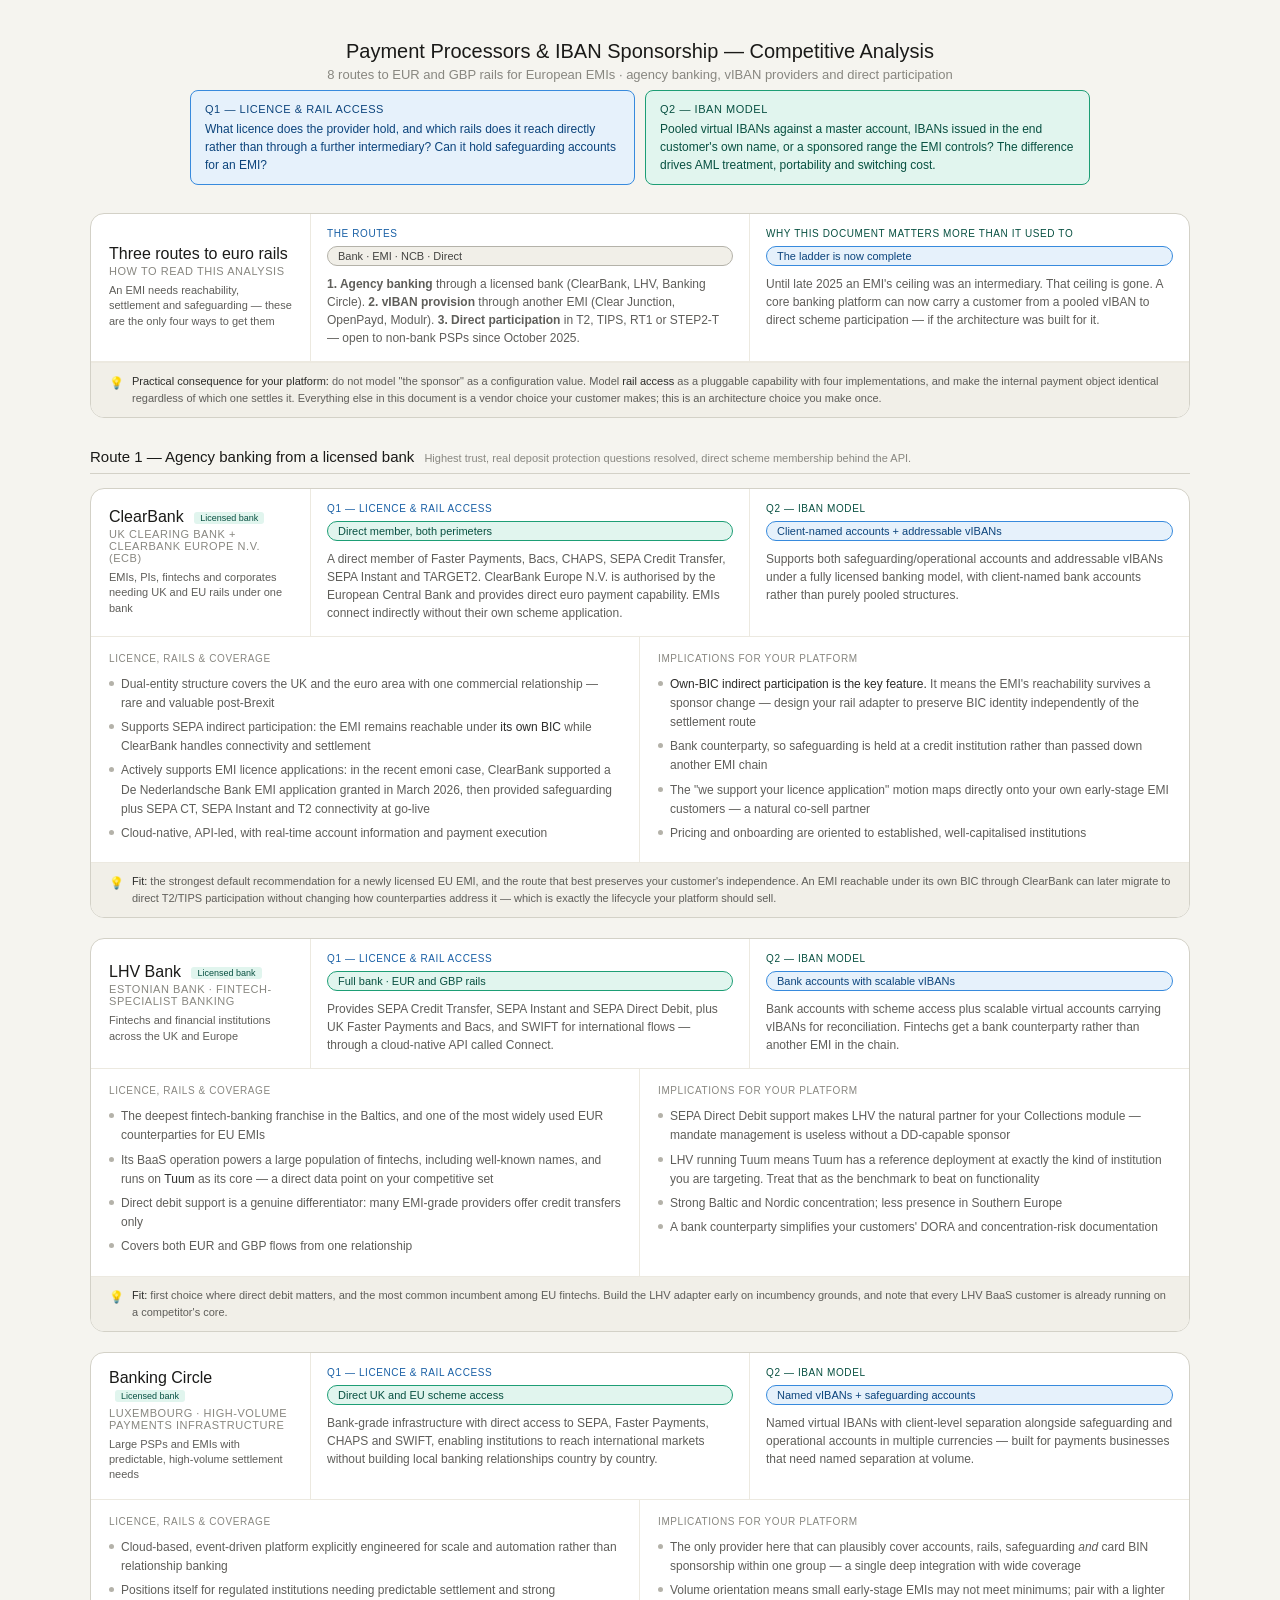
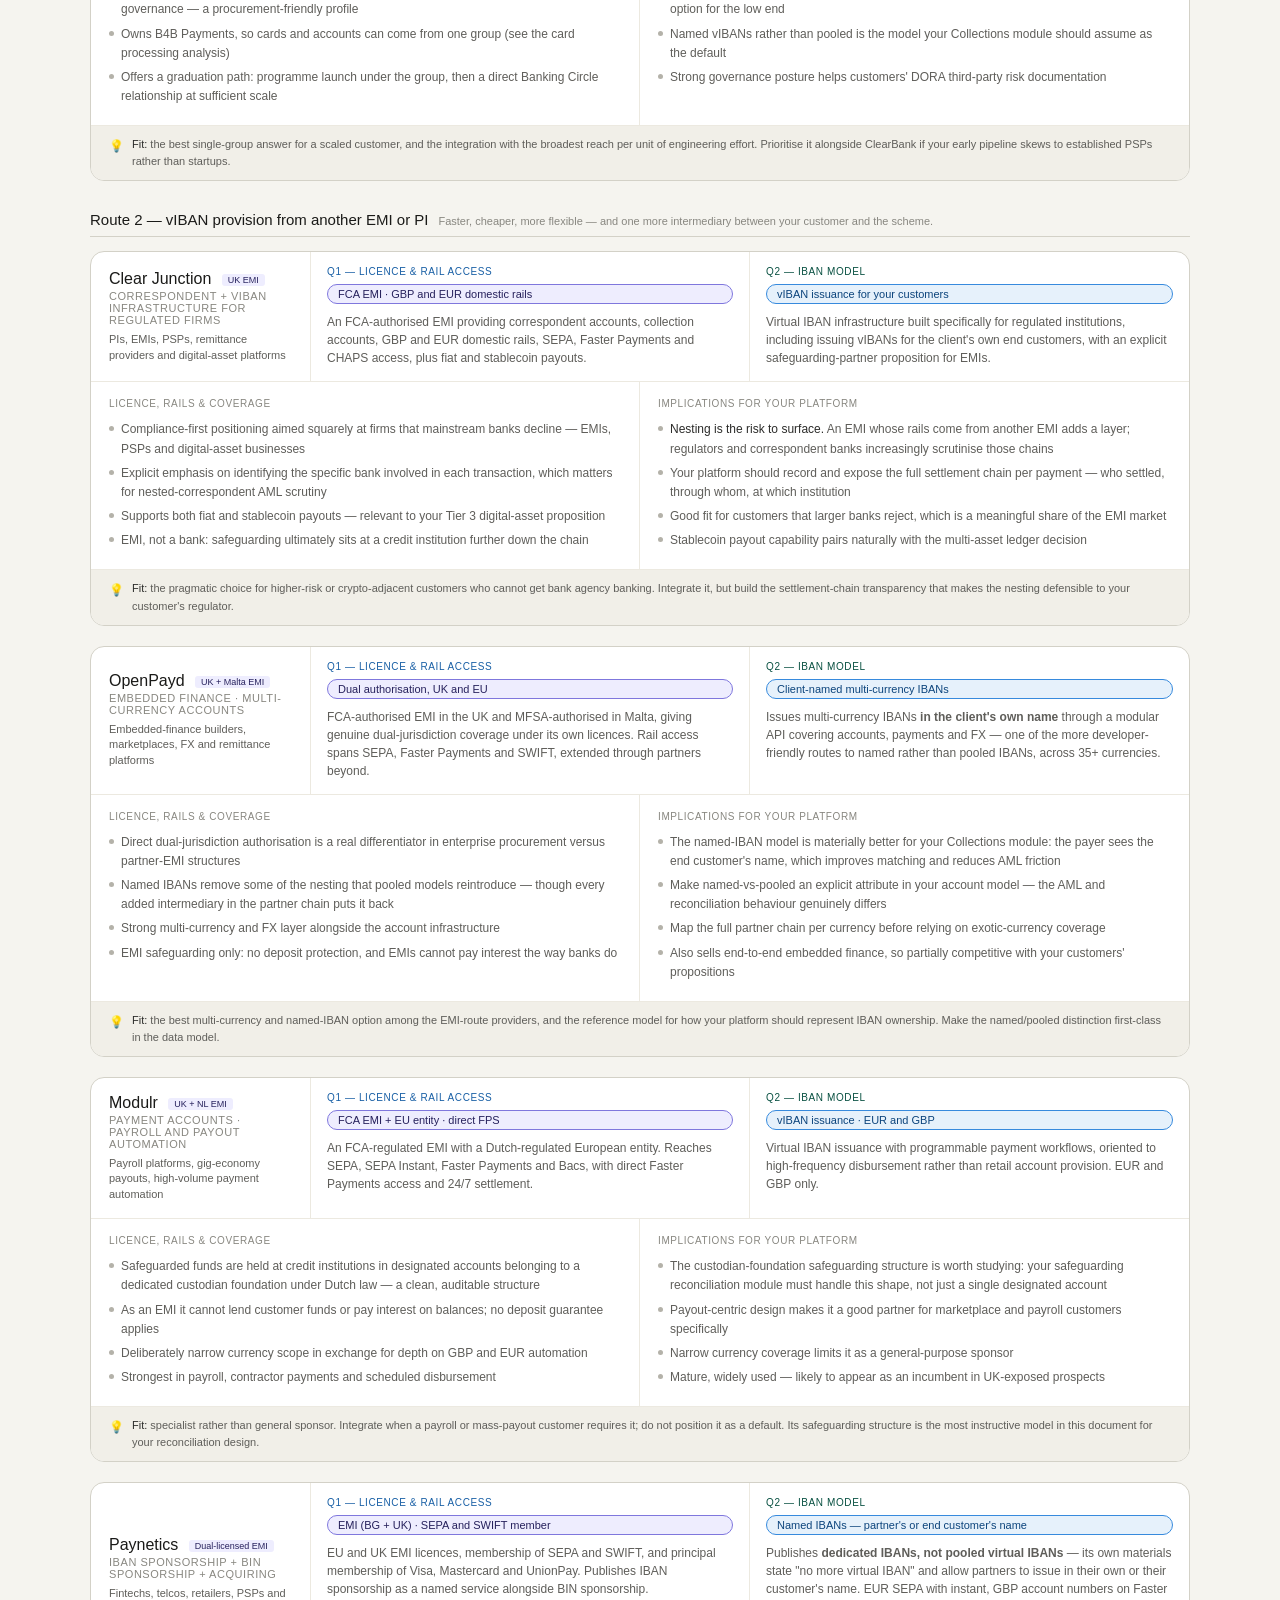
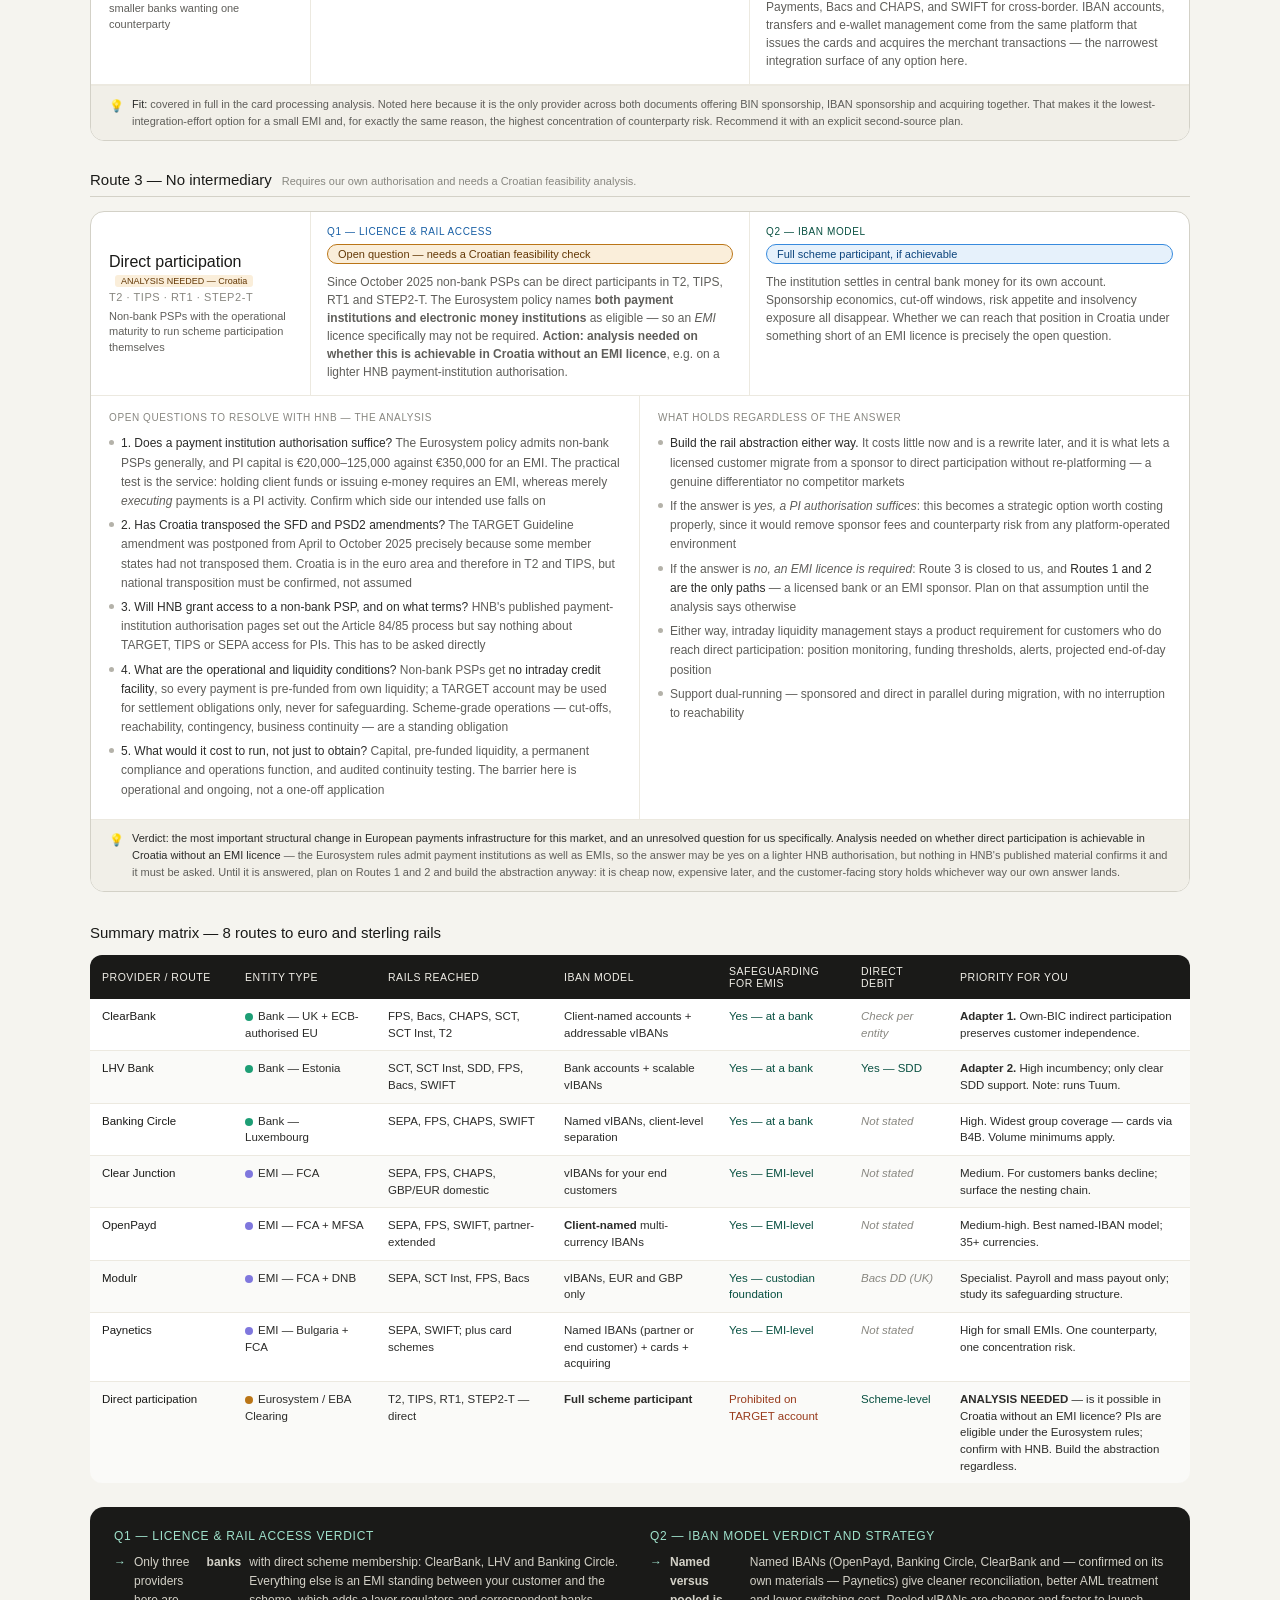
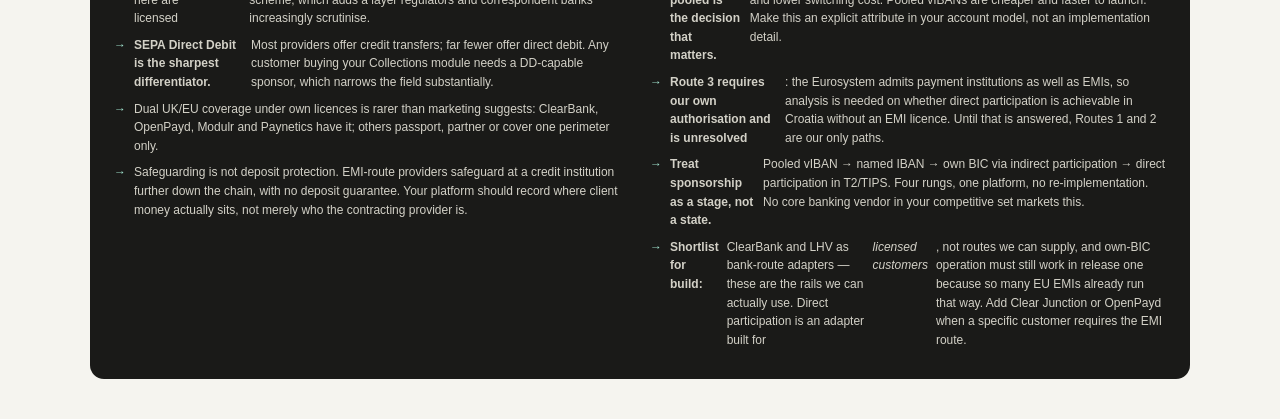
<file: research/payment_processor_providers_analysis_1_2026-10-28.html>
<!DOCTYPE html>
<html lang="en">
<head>
<meta charset="UTF-8">
<meta name="viewport" content="width=device-width, initial-scale=1.0">
<title>Payment Processors &amp; IBAN Sponsorship — Competitive Analysis</title>
<style>
  * { box-sizing: border-box; margin: 0; padding: 0; }
  body { font-family: -apple-system, BlinkMacSystemFont, 'Segoe UI', sans-serif; background: #f5f4ef; padding: 40px 24px; min-height: 100vh; color: #2c2c2a; }
  h1 { font-size: 20px; font-weight: 500; text-align: center; color: #1a1a18; margin-bottom: 4px; }
  .subtitle { font-size: 13px; color: #888780; text-align: center; margin-bottom: 8px; }
  .questions { display: grid; grid-template-columns: 1fr 1fr; gap: 10px; max-width: 900px; margin: 0 auto 28px; }
  .q-box { border-radius: 8px; padding: 10px 14px; font-size: 12px; line-height: 1.5; }
  .q1 { background: #e6f1fb; border: 1px solid #378add; color: #0c447c; }
  .q2 { background: #e1f5ee; border: 1px solid #1d9e75; color: #085041; }
  .q-box strong { font-weight: 500; display: block; margin-bottom: 2px; font-size: 11px; text-transform: uppercase; letter-spacing: 0.05em; }

  .container { max-width: 1100px; margin: 0 auto; }

  .section-head { display: flex; align-items: baseline; gap: 10px; margin: 30px 0 14px; padding-bottom: 8px; border-bottom: 1px solid #d3d1c7; }
  .section-head h2 { font-size: 15px; font-weight: 500; color: #1a1a18; }
  .section-head span { font-size: 11px; color: #888780; }

  .platform { background: #ffffff; border: 1px solid #d3d1c7; border-radius: 14px; margin-bottom: 20px; overflow: hidden; }
  .platform-header { display: grid; grid-template-columns: 220px 1fr 1fr; gap: 0; border-bottom: 1px solid #ece9e0; }
  .platform-identity { padding: 16px 18px; border-right: 1px solid #ece9e0; display: flex; flex-direction: column; justify-content: center; }
  .platform-name { font-size: 16px; font-weight: 500; color: #1a1a18; margin-bottom: 2px; }
  .platform-type { font-size: 11px; color: #888780; text-transform: uppercase; letter-spacing: 0.05em; margin-bottom: 6px; }
  .platform-target { font-size: 11px; color: #5f5e5a; line-height: 1.4; }

  .verdict-cell { padding: 14px 16px; display: flex; flex-direction: column; justify-content: flex-start; gap: 5px; }
  .vc-label { font-size: 10px; font-weight: 500; text-transform: uppercase; letter-spacing: 0.06em; margin-bottom: 2px; }
  .vc-q1 { border-right: 1px solid #ece9e0; }
  .vc-q1 .vc-label { color: #185fa5; }
  .vc-q2 .vc-label { color: #085041; }

  .verdict-badge { display: inline-block; font-size: 11px; font-weight: 500; padding: 3px 10px; border-radius: 20px; margin-bottom: 4px; }
  .vb-sep   { background: #e6f1fb; color: #0c447c; border: 0.5px solid #378add; }
  .vb-int   { background: #faeeda; color: #633806; border: 0.5px solid #ba7517; }
  .vb-both  { background: #eeedfe; color: #26215c; border: 0.5px solid #7f77dd; }
  .vb-split { background: #e1f5ee; color: #085041; border: 0.5px solid #1d9e75; }
  .vb-merge { background: #faece7; color: #4a1b0c; border: 0.5px solid #993c1d; }
  .vb-mixed { background: #f1efe8; color: #444441; border: 0.5px solid #b4b2a9; }

  .verdict-detail { font-size: 12px; color: #5f5e5a; line-height: 1.5; }

  .platform-body { display: grid; grid-template-columns: 1fr 1fr; }
  .body-col { padding: 14px 18px; font-size: 12px; color: #2c2c2a; line-height: 1.6; }
  .body-col:first-child { border-right: 1px solid #ece9e0; }
  .body-col-label { font-size: 10px; font-weight: 500; text-transform: uppercase; letter-spacing: 0.06em; color: #888780; margin-bottom: 8px; }
  .point { display: flex; gap: 7px; margin-bottom: 5px; }
  .point-dot { flex-shrink: 0; width: 5px; height: 5px; border-radius: 50%; background: #b4b2a9; margin-top: 6px; }
  .point-text { color: #5f5e5a; }
  .point-text strong { color: #2c2c2a; font-weight: 500; }

  .insight { background: #f1efe8; border-top: 1px solid #ece9e0; padding: 10px 18px; font-size: 11px; color: #5f5e5a; line-height: 1.55; display: flex; gap: 8px; align-items: flex-start; }
  .insight-icon { flex-shrink: 0; font-size: 12px; margin-top: 1px; }
  .insight strong { color: #2c2c2a; font-weight: 500; }

  .gen-tag { display: inline-block; font-size: 9px; font-weight: 500; padding: 1px 6px; border-radius: 3px; margin-left: 6px; vertical-align: middle; }
  .gen-cloud  { background: #e1f5ee; color: #085041; }
  .gen-legacy { background: #faeeda; color: #633806; }
  .gen-baas   { background: #eeedfe; color: #26215c; }
  .gen-peer   { background: #faece7; color: #4a1b0c; }

  .matrix-section { margin-top: 32px; }
  .matrix-title { font-size: 15px; font-weight: 500; color: #1a1a18; margin-bottom: 14px; }
  .matrix-table { width: 100%; border-collapse: collapse; font-size: 11.5px; border-radius: 12px; overflow: hidden; }
  .matrix-table th { padding: 10px 12px; text-align: left; font-weight: 500; font-size: 10.5px; text-transform: uppercase; letter-spacing: 0.05em; background: #1a1a18; color: #f1efe8; }
  .matrix-table td { padding: 9px 12px; border-bottom: 0.5px solid #ece9e0; background: #fff; vertical-align: top; line-height: 1.45; }
  .matrix-table tr:last-child td { border-bottom: none; }
  .matrix-table tr:nth-child(even) td { background: #fafaf8; }
  .matrix-table td:first-child { font-weight: 500; color: #1a1a18; }
  .dot { display: inline-block; width: 8px; height: 8px; border-radius: 50%; margin-right: 5px; vertical-align: middle; }
  .yes { color: #085041; font-weight: 500; }
  .no  { color: #993c1d; }
  .unk { color: #888780; font-style: italic; }

  .takeaway { background: #1a1a18; color: #f1efe8; border-radius: 14px; padding: 22px 24px; margin-top: 24px; }
  .takeaway h3 { font-size: 12px; font-weight: 500; color: #9FE1CB; text-transform: uppercase; letter-spacing: 0.06em; margin-bottom: 10px; }
  .takeaway-grid { display: grid; grid-template-columns: 1fr 1fr; gap: 20px; }
  .tk { display: flex; gap: 8px; font-size: 12px; color: #d3d1c7; line-height: 1.55; margin-bottom: 8px; }
  .tk::before { content: '→'; color: #9FE1CB; flex-shrink: 0; }

  .sources { margin-top: 24px; padding: 16px 18px; background: #fff; border: 1px solid #d3d1c7; border-radius: 12px; font-size: 11px; color: #5f5e5a; line-height: 1.6; }
  .sources h4 { font-size: 10px; font-weight: 500; text-transform: uppercase; letter-spacing: 0.06em; color: #888780; margin-bottom: 8px; }
  .sources a { color: #185fa5; text-decoration: none; }
</style>
</head>
<body>
<div class="container">

  <h1>Payment Processors &amp; IBAN Sponsorship — Competitive Analysis</h1>
  <p class="subtitle">8 routes to EUR and GBP rails for European EMIs · agency banking, vIBAN providers and direct participation</p>

  <div class="questions">
    <div class="q-box q1">
      <strong>Q1 — Licence &amp; rail access</strong>
      What licence does the provider hold, and which rails does it reach directly rather than through a further intermediary? Can it hold safeguarding accounts for an EMI?
    </div>
    <div class="q-box q2">
      <strong>Q2 — IBAN model</strong>
      Pooled virtual IBANs against a master account, IBANs issued in the end customer's own name, or a sponsored range the EMI controls? The difference drives AML treatment, portability and switching cost.
    </div>
  </div>

  <!-- ══ MODEL PRIMER ══ -->
  <div class="platform">
    <div class="platform-header">
      <div class="platform-identity">
        <div class="platform-name">Three routes to euro rails</div>
        <div class="platform-type">How to read this analysis</div>
        <div class="platform-target">An EMI needs reachability, settlement and safeguarding — these are the only four ways to get them</div>
      </div>
      <div class="verdict-cell vc-q1">
        <div class="vc-label">The routes</div>
        <span class="verdict-badge vb-mixed">Bank · EMI · NCB · Direct</span>
        <div class="verdict-detail"><strong>1. Agency banking</strong> through a licensed bank (ClearBank, LHV, Banking Circle). <strong>2. vIBAN provision</strong> through another EMI (Clear Junction, OpenPayd, Modulr). <strong>3. Direct participation</strong> in T2, TIPS, RT1 or STEP2-T — open to non-bank PSPs since October 2025.</div>
      </div>
      <div class="verdict-cell vc-q2">
        <div class="vc-label">Why this document matters more than it used to</div>
        <span class="verdict-badge vb-sep">The ladder is now complete</span>
        <div class="verdict-detail">Until late 2025 an EMI's ceiling was an intermediary. That ceiling is gone. A core banking platform can now carry a customer from a pooled vIBAN to direct scheme participation — if the architecture was built for it.</div>
      </div>
    </div>
    <div class="insight"><div class="insight-icon">💡</div><div><strong>Practical consequence for your platform:</strong> do not model "the sponsor" as a configuration value. Model <strong>rail access</strong> as a pluggable capability with four implementations, and make the internal payment object identical regardless of which one settles it. Everything else in this document is a vendor choice your customer makes; this is an architecture choice you make once.</div></div>
  </div>

  <div class="section-head"><h2>Route 1 — Agency banking from a licensed bank</h2><span>Highest trust, real deposit protection questions resolved, direct scheme membership behind the API.</span></div>

  <!-- ══ CLEARBANK ══ -->
  <div class="platform">
    <div class="platform-header">
      <div class="platform-identity">
        <div class="platform-name">ClearBank <span class="gen-tag gen-cloud">Licensed bank</span></div>
        <div class="platform-type">UK clearing bank + ClearBank Europe N.V. (ECB)</div>
        <div class="platform-target">EMIs, PIs, fintechs and corporates needing UK and EU rails under one bank</div>
      </div>
      <div class="verdict-cell vc-q1">
        <div class="vc-label">Q1 — Licence &amp; rail access</div>
        <span class="verdict-badge vb-split">Direct member, both perimeters</span>
        <div class="verdict-detail">A direct member of Faster Payments, Bacs, CHAPS, SEPA Credit Transfer, SEPA Instant and TARGET2. ClearBank Europe N.V. is authorised by the European Central Bank and provides direct euro payment capability. EMIs connect indirectly without their own scheme application.</div>
      </div>
      <div class="verdict-cell vc-q2">
        <div class="vc-label">Q2 — IBAN model</div>
        <span class="verdict-badge vb-sep">Client-named accounts + addressable vIBANs</span>
        <div class="verdict-detail">Supports both safeguarding/operational accounts and addressable vIBANs under a fully licensed banking model, with client-named bank accounts rather than purely pooled structures.</div>
      </div>
    </div>
    <div class="platform-body">
      <div class="body-col">
        <div class="body-col-label">Licence, rails &amp; coverage</div>
        <div class="point"><div class="point-dot"></div><div class="point-text">Dual-entity structure covers the UK and the euro area with one commercial relationship — rare and valuable post-Brexit</div></div>
        <div class="point"><div class="point-dot"></div><div class="point-text">Supports SEPA indirect participation: the EMI remains reachable under <strong>its own BIC</strong> while ClearBank handles connectivity and settlement</div></div>
        <div class="point"><div class="point-dot"></div><div class="point-text">Actively supports EMI licence applications: in the recent emoni case, ClearBank supported a De Nederlandsche Bank EMI application granted in March 2026, then provided safeguarding plus SEPA CT, SEPA Instant and T2 connectivity at go-live</div></div>
        <div class="point"><div class="point-dot"></div><div class="point-text">Cloud-native, API-led, with real-time account information and payment execution</div></div>
      </div>
      <div class="body-col">
        <div class="body-col-label">Implications for your platform</div>
        <div class="point"><div class="point-dot"></div><div class="point-text"><strong>Own-BIC indirect participation is the key feature.</strong> It means the EMI's reachability survives a sponsor change — design your rail adapter to preserve BIC identity independently of the settlement route</div></div>
        <div class="point"><div class="point-dot"></div><div class="point-text">Bank counterparty, so safeguarding is held at a credit institution rather than passed down another EMI chain</div></div>
        <div class="point"><div class="point-dot"></div><div class="point-text">The "we support your licence application" motion maps directly onto your own early-stage EMI customers — a natural co-sell partner</div></div>
        <div class="point"><div class="point-dot"></div><div class="point-text">Pricing and onboarding are oriented to established, well-capitalised institutions</div></div>
      </div>
    </div>
    <div class="insight"><div class="insight-icon">💡</div><div><strong>Fit:</strong> the strongest default recommendation for a newly licensed EU EMI, and the route that best preserves your customer's independence. An EMI reachable under its own BIC through ClearBank can later migrate to direct T2/TIPS participation without changing how counterparties address it — which is exactly the lifecycle your platform should sell.</div></div>
  </div>

  <!-- ══ LHV ══ -->
  <div class="platform">
    <div class="platform-header">
      <div class="platform-identity">
        <div class="platform-name">LHV Bank <span class="gen-tag gen-cloud">Licensed bank</span></div>
        <div class="platform-type">Estonian bank · fintech-specialist banking</div>
        <div class="platform-target">Fintechs and financial institutions across the UK and Europe</div>
      </div>
      <div class="verdict-cell vc-q1">
        <div class="vc-label">Q1 — Licence &amp; rail access</div>
        <span class="verdict-badge vb-split">Full bank · EUR and GBP rails</span>
        <div class="verdict-detail">Provides SEPA Credit Transfer, SEPA Instant and SEPA Direct Debit, plus UK Faster Payments and Bacs, and SWIFT for international flows — through a cloud-native API called Connect.</div>
      </div>
      <div class="verdict-cell vc-q2">
        <div class="vc-label">Q2 — IBAN model</div>
        <span class="verdict-badge vb-sep">Bank accounts with scalable vIBANs</span>
        <div class="verdict-detail">Bank accounts with scheme access plus scalable virtual accounts carrying vIBANs for reconciliation. Fintechs get a bank counterparty rather than another EMI in the chain.</div>
      </div>
    </div>
    <div class="platform-body">
      <div class="body-col">
        <div class="body-col-label">Licence, rails &amp; coverage</div>
        <div class="point"><div class="point-dot"></div><div class="point-text">The deepest fintech-banking franchise in the Baltics, and one of the most widely used EUR counterparties for EU EMIs</div></div>
        <div class="point"><div class="point-dot"></div><div class="point-text">Its BaaS operation powers a large population of fintechs, including well-known names, and runs on <strong>Tuum</strong> as its core — a direct data point on your competitive set</div></div>
        <div class="point"><div class="point-dot"></div><div class="point-text">Direct debit support is a genuine differentiator: many EMI-grade providers offer credit transfers only</div></div>
        <div class="point"><div class="point-dot"></div><div class="point-text">Covers both EUR and GBP flows from one relationship</div></div>
      </div>
      <div class="body-col">
        <div class="body-col-label">Implications for your platform</div>
        <div class="point"><div class="point-dot"></div><div class="point-text">SEPA Direct Debit support makes LHV the natural partner for your Collections module — mandate management is useless without a DD-capable sponsor</div></div>
        <div class="point"><div class="point-dot"></div><div class="point-text">LHV running Tuum means Tuum has a reference deployment at exactly the kind of institution you are targeting. Treat that as the benchmark to beat on functionality</div></div>
        <div class="point"><div class="point-dot"></div><div class="point-text">Strong Baltic and Nordic concentration; less presence in Southern Europe</div></div>
        <div class="point"><div class="point-dot"></div><div class="point-text">A bank counterparty simplifies your customers' DORA and concentration-risk documentation</div></div>
      </div>
    </div>
    <div class="insight"><div class="insight-icon">💡</div><div><strong>Fit:</strong> first choice where direct debit matters, and the most common incumbent among EU fintechs. Build the LHV adapter early on incumbency grounds, and note that every LHV BaaS customer is already running on a competitor's core.</div></div>
  </div>

  <!-- ══ BANKING CIRCLE ══ -->
  <div class="platform">
    <div class="platform-header">
      <div class="platform-identity">
        <div class="platform-name">Banking Circle <span class="gen-tag gen-cloud">Licensed bank</span></div>
        <div class="platform-type">Luxembourg · high-volume payments infrastructure</div>
        <div class="platform-target">Large PSPs and EMIs with predictable, high-volume settlement needs</div>
      </div>
      <div class="verdict-cell vc-q1">
        <div class="vc-label">Q1 — Licence &amp; rail access</div>
        <span class="verdict-badge vb-split">Direct UK and EU scheme access</span>
        <div class="verdict-detail">Bank-grade infrastructure with direct access to SEPA, Faster Payments, CHAPS and SWIFT, enabling institutions to reach international markets without building local banking relationships country by country.</div>
      </div>
      <div class="verdict-cell vc-q2">
        <div class="vc-label">Q2 — IBAN model</div>
        <span class="verdict-badge vb-sep">Named vIBANs + safeguarding accounts</span>
        <div class="verdict-detail">Named virtual IBANs with client-level separation alongside safeguarding and operational accounts in multiple currencies — built for payments businesses that need named separation at volume.</div>
      </div>
    </div>
    <div class="platform-body">
      <div class="body-col">
        <div class="body-col-label">Licence, rails &amp; coverage</div>
        <div class="point"><div class="point-dot"></div><div class="point-text">Cloud-based, event-driven platform explicitly engineered for scale and automation rather than relationship banking</div></div>
        <div class="point"><div class="point-dot"></div><div class="point-text">Positions itself for regulated institutions needing predictable settlement and strong governance — a procurement-friendly profile</div></div>
        <div class="point"><div class="point-dot"></div><div class="point-text">Owns B4B Payments, so cards and accounts can come from one group (see the card processing analysis)</div></div>
        <div class="point"><div class="point-dot"></div><div class="point-text">Offers a graduation path: programme launch under the group, then a direct Banking Circle relationship at sufficient scale</div></div>
      </div>
      <div class="body-col">
        <div class="body-col-label">Implications for your platform</div>
        <div class="point"><div class="point-dot"></div><div class="point-text">The only provider here that can plausibly cover accounts, rails, safeguarding <em>and</em> card BIN sponsorship within one group — a single deep integration with wide coverage</div></div>
        <div class="point"><div class="point-dot"></div><div class="point-text">Volume orientation means small early-stage EMIs may not meet minimums; pair with a lighter option for the low end</div></div>
        <div class="point"><div class="point-dot"></div><div class="point-text">Named vIBANs rather than pooled is the model your Collections module should assume as the default</div></div>
        <div class="point"><div class="point-dot"></div><div class="point-text">Strong governance posture helps customers' DORA third-party risk documentation</div></div>
      </div>
    </div>
    <div class="insight"><div class="insight-icon">💡</div><div><strong>Fit:</strong> the best single-group answer for a scaled customer, and the integration with the broadest reach per unit of engineering effort. Prioritise it alongside ClearBank if your early pipeline skews to established PSPs rather than startups.</div></div>
  </div>

  <div class="section-head"><h2>Route 2 — vIBAN provision from another EMI or PI</h2><span>Faster, cheaper, more flexible — and one more intermediary between your customer and the scheme.</span></div>

  <!-- ══ CLEAR JUNCTION ══ -->
  <div class="platform">
    <div class="platform-header">
      <div class="platform-identity">
        <div class="platform-name">Clear Junction <span class="gen-tag gen-baas">UK EMI</span></div>
        <div class="platform-type">Correspondent + vIBAN infrastructure for regulated firms</div>
        <div class="platform-target">PIs, EMIs, PSPs, remittance providers and digital-asset platforms</div>
      </div>
      <div class="verdict-cell vc-q1">
        <div class="vc-label">Q1 — Licence &amp; rail access</div>
        <span class="verdict-badge vb-both">FCA EMI · GBP and EUR domestic rails</span>
        <div class="verdict-detail">An FCA-authorised EMI providing correspondent accounts, collection accounts, GBP and EUR domestic rails, SEPA, Faster Payments and CHAPS access, plus fiat and stablecoin payouts.</div>
      </div>
      <div class="verdict-cell vc-q2">
        <div class="vc-label">Q2 — IBAN model</div>
        <span class="verdict-badge vb-sep">vIBAN issuance for your customers</span>
        <div class="verdict-detail">Virtual IBAN infrastructure built specifically for regulated institutions, including issuing vIBANs for the client's own end customers, with an explicit safeguarding-partner proposition for EMIs.</div>
      </div>
    </div>
    <div class="platform-body">
      <div class="body-col">
        <div class="body-col-label">Licence, rails &amp; coverage</div>
        <div class="point"><div class="point-dot"></div><div class="point-text">Compliance-first positioning aimed squarely at firms that mainstream banks decline — EMIs, PSPs and digital-asset businesses</div></div>
        <div class="point"><div class="point-dot"></div><div class="point-text">Explicit emphasis on identifying the specific bank involved in each transaction, which matters for nested-correspondent AML scrutiny</div></div>
        <div class="point"><div class="point-dot"></div><div class="point-text">Supports both fiat and stablecoin payouts — relevant to your Tier 3 digital-asset proposition</div></div>
        <div class="point"><div class="point-dot"></div><div class="point-text">EMI, not a bank: safeguarding ultimately sits at a credit institution further down the chain</div></div>
      </div>
      <div class="body-col">
        <div class="body-col-label">Implications for your platform</div>
        <div class="point"><div class="point-dot"></div><div class="point-text"><strong>Nesting is the risk to surface.</strong> An EMI whose rails come from another EMI adds a layer; regulators and correspondent banks increasingly scrutinise those chains</div></div>
        <div class="point"><div class="point-dot"></div><div class="point-text">Your platform should record and expose the full settlement chain per payment — who settled, through whom, at which institution</div></div>
        <div class="point"><div class="point-dot"></div><div class="point-text">Good fit for customers that larger banks reject, which is a meaningful share of the EMI market</div></div>
        <div class="point"><div class="point-dot"></div><div class="point-text">Stablecoin payout capability pairs naturally with the multi-asset ledger decision</div></div>
      </div>
    </div>
    <div class="insight"><div class="insight-icon">💡</div><div><strong>Fit:</strong> the pragmatic choice for higher-risk or crypto-adjacent customers who cannot get bank agency banking. Integrate it, but build the settlement-chain transparency that makes the nesting defensible to your customer's regulator.</div></div>
  </div>

  <!-- ══ OPENPAYD ══ -->
  <div class="platform">
    <div class="platform-header">
      <div class="platform-identity">
        <div class="platform-name">OpenPayd <span class="gen-tag gen-baas">UK + Malta EMI</span></div>
        <div class="platform-type">Embedded finance · multi-currency accounts</div>
        <div class="platform-target">Embedded-finance builders, marketplaces, FX and remittance platforms</div>
      </div>
      <div class="verdict-cell vc-q1">
        <div class="vc-label">Q1 — Licence &amp; rail access</div>
        <span class="verdict-badge vb-both">Dual authorisation, UK and EU</span>
        <div class="verdict-detail">FCA-authorised EMI in the UK and MFSA-authorised in Malta, giving genuine dual-jurisdiction coverage under its own licences. Rail access spans SEPA, Faster Payments and SWIFT, extended through partners beyond.</div>
      </div>
      <div class="verdict-cell vc-q2">
        <div class="vc-label">Q2 — IBAN model</div>
        <span class="verdict-badge vb-sep">Client-named multi-currency IBANs</span>
        <div class="verdict-detail">Issues multi-currency IBANs <strong>in the client's own name</strong> through a modular API covering accounts, payments and FX — one of the more developer-friendly routes to named rather than pooled IBANs, across 35+ currencies.</div>
      </div>
    </div>
    <div class="platform-body">
      <div class="body-col">
        <div class="body-col-label">Licence, rails &amp; coverage</div>
        <div class="point"><div class="point-dot"></div><div class="point-text">Direct dual-jurisdiction authorisation is a real differentiator in enterprise procurement versus partner-EMI structures</div></div>
        <div class="point"><div class="point-dot"></div><div class="point-text">Named IBANs remove some of the nesting that pooled models reintroduce — though every added intermediary in the partner chain puts it back</div></div>
        <div class="point"><div class="point-dot"></div><div class="point-text">Strong multi-currency and FX layer alongside the account infrastructure</div></div>
        <div class="point"><div class="point-dot"></div><div class="point-text">EMI safeguarding only: no deposit protection, and EMIs cannot pay interest the way banks do</div></div>
      </div>
      <div class="body-col">
        <div class="body-col-label">Implications for your platform</div>
        <div class="point"><div class="point-dot"></div><div class="point-text">The named-IBAN model is materially better for your Collections module: the payer sees the end customer's name, which improves matching and reduces AML friction</div></div>
        <div class="point"><div class="point-dot"></div><div class="point-text">Make named-vs-pooled an explicit attribute in your account model — the AML and reconciliation behaviour genuinely differs</div></div>
        <div class="point"><div class="point-dot"></div><div class="point-text">Map the full partner chain per currency before relying on exotic-currency coverage</div></div>
        <div class="point"><div class="point-dot"></div><div class="point-text">Also sells end-to-end embedded finance, so partially competitive with your customers' propositions</div></div>
      </div>
    </div>
    <div class="insight"><div class="insight-icon">💡</div><div><strong>Fit:</strong> the best multi-currency and named-IBAN option among the EMI-route providers, and the reference model for how your platform should represent IBAN ownership. Make the named/pooled distinction first-class in the data model.</div></div>
  </div>

  <!-- ══ MODULR ══ -->
  <div class="platform">
    <div class="platform-header">
      <div class="platform-identity">
        <div class="platform-name">Modulr <span class="gen-tag gen-baas">UK + NL EMI</span></div>
        <div class="platform-type">Payment accounts · payroll and payout automation</div>
        <div class="platform-target">Payroll platforms, gig-economy payouts, high-volume payment automation</div>
      </div>
      <div class="verdict-cell vc-q1">
        <div class="vc-label">Q1 — Licence &amp; rail access</div>
        <span class="verdict-badge vb-both">FCA EMI + EU entity · direct FPS</span>
        <div class="verdict-detail">An FCA-regulated EMI with a Dutch-regulated European entity. Reaches SEPA, SEPA Instant, Faster Payments and Bacs, with direct Faster Payments access and 24/7 settlement.</div>
      </div>
      <div class="verdict-cell vc-q2">
        <div class="vc-label">Q2 — IBAN model</div>
        <span class="verdict-badge vb-sep">vIBAN issuance · EUR and GBP</span>
        <div class="verdict-detail">Virtual IBAN issuance with programmable payment workflows, oriented to high-frequency disbursement rather than retail account provision. EUR and GBP only.</div>
      </div>
    </div>
    <div class="platform-body">
      <div class="body-col">
        <div class="body-col-label">Licence, rails &amp; coverage</div>
        <div class="point"><div class="point-dot"></div><div class="point-text">Safeguarded funds are held at credit institutions in designated accounts belonging to a dedicated custodian foundation under Dutch law — a clean, auditable structure</div></div>
        <div class="point"><div class="point-dot"></div><div class="point-text">As an EMI it cannot lend customer funds or pay interest on balances; no deposit guarantee applies</div></div>
        <div class="point"><div class="point-dot"></div><div class="point-text">Deliberately narrow currency scope in exchange for depth on GBP and EUR automation</div></div>
        <div class="point"><div class="point-dot"></div><div class="point-text">Strongest in payroll, contractor payments and scheduled disbursement</div></div>
      </div>
      <div class="body-col">
        <div class="body-col-label">Implications for your platform</div>
        <div class="point"><div class="point-dot"></div><div class="point-text">The custodian-foundation safeguarding structure is worth studying: your safeguarding reconciliation module must handle this shape, not just a single designated account</div></div>
        <div class="point"><div class="point-dot"></div><div class="point-text">Payout-centric design makes it a good partner for marketplace and payroll customers specifically</div></div>
        <div class="point"><div class="point-dot"></div><div class="point-text">Narrow currency coverage limits it as a general-purpose sponsor</div></div>
        <div class="point"><div class="point-dot"></div><div class="point-text">Mature, widely used — likely to appear as an incumbent in UK-exposed prospects</div></div>
      </div>
    </div>
    <div class="insight"><div class="insight-icon">💡</div><div><strong>Fit:</strong> specialist rather than general sponsor. Integrate when a payroll or mass-payout customer requires it; do not position it as a default. Its safeguarding structure is the most instructive model in this document for your reconciliation design.</div></div>
  </div>

  <!-- ══ PAYNETICS (cross-ref) ══ -->
  <div class="platform">
    <div class="platform-header">
      <div class="platform-identity">
        <div class="platform-name">Paynetics <span class="gen-tag gen-baas">Dual-licensed EMI</span></div>
        <div class="platform-type">IBAN sponsorship + BIN sponsorship + acquiring</div>
        <div class="platform-target">Fintechs, telcos, retailers, PSPs and smaller banks wanting one counterparty</div>
      </div>
      <div class="verdict-cell vc-q1">
        <div class="vc-label">Q1 — Licence &amp; rail access</div>
        <span class="verdict-badge vb-both">EMI (BG + UK) · SEPA and SWIFT member</span>
        <div class="verdict-detail">EU and UK EMI licences, membership of SEPA and SWIFT, and principal membership of Visa, Mastercard and UnionPay. Publishes IBAN sponsorship as a named service alongside BIN sponsorship.</div>
      </div>
      <div class="verdict-cell vc-q2">
        <div class="vc-label">Q2 — IBAN model</div>
        <span class="verdict-badge vb-sep">Named IBANs — partner's or end customer's name</span>
        <div class="verdict-detail">Publishes <strong>dedicated IBANs, not pooled virtual IBANs</strong> — its own materials state "no more virtual IBAN" and allow partners to issue in their own or their customer's name. EUR SEPA with instant, GBP account numbers on Faster Payments, Bacs and CHAPS, and SWIFT for cross-border. IBAN accounts, transfers and e-wallet management come from the same platform that issues the cards and acquires the merchant transactions — the narrowest integration surface of any option here.</div>
      </div>
    </div>
    <div class="insight"><div class="insight-icon">💡</div><div><strong>Fit:</strong> covered in full in the card processing analysis. Noted here because it is the only provider across both documents offering BIN sponsorship, IBAN sponsorship and acquiring together. That makes it the lowest-integration-effort option for a small EMI and, for exactly the same reason, the highest concentration of counterparty risk. Recommend it with an explicit second-source plan.</div></div>
  </div>

  <div class="section-head"><h2>Route 3 — No intermediary</h2><span>Requires our own authorisation and needs a Croatian feasibility analysis.</span></div>

  <!-- ══ DIRECT PARTICIPATION ══ -->
  <div class="platform">
    <div class="platform-header">
      <div class="platform-identity">
        <div class="platform-name">Direct participation <span class="gen-tag gen-legacy">ANALYSIS NEEDED — Croatia</span></div>
        <div class="platform-type">T2 · TIPS · RT1 · STEP2-T</div>
        <div class="platform-target">Non-bank PSPs with the operational maturity to run scheme participation themselves</div>
      </div>
      <div class="verdict-cell vc-q1">
        <div class="vc-label">Q1 — Licence &amp; rail access</div>
        <span class="verdict-badge vb-int">Open question — needs a Croatian feasibility check</span>
        <div class="verdict-detail">Since October 2025 non-bank PSPs can be direct participants in T2, TIPS, RT1 and STEP2-T. The Eurosystem policy names <strong>both payment institutions and electronic money institutions</strong> as eligible — so an <em>EMI</em> licence specifically may not be required. <strong>Action: analysis needed on whether this is achievable in Croatia without an EMI licence</strong>, e.g. on a lighter HNB payment-institution authorisation.</div>
      </div>
      <div class="verdict-cell vc-q2">
        <div class="vc-label">Q2 — IBAN model</div>
        <span class="verdict-badge vb-sep">Full scheme participant, if achievable</span>
        <div class="verdict-detail">The institution settles in central bank money for its own account. Sponsorship economics, cut-off windows, risk appetite and insolvency exposure all disappear. Whether we can reach that position in Croatia under something short of an EMI licence is precisely the open question.</div>
      </div>
    </div>
    <div class="platform-body">
      <div class="body-col">
        <div class="body-col-label">Open questions to resolve with HNB — the analysis</div>
        <div class="point"><div class="point-dot"></div><div class="point-text"><strong>1. Does a payment institution authorisation suffice?</strong> The Eurosystem policy admits non-bank PSPs generally, and PI capital is €20,000–125,000 against €350,000 for an EMI. The practical test is the service: holding client funds or issuing e-money requires an EMI, whereas merely <em>executing</em> payments is a PI activity. Confirm which side our intended use falls on</div></div>
        <div class="point"><div class="point-dot"></div><div class="point-text"><strong>2. Has Croatia transposed the SFD and PSD2 amendments?</strong> The TARGET Guideline amendment was postponed from April to October 2025 precisely because some member states had not transposed them. Croatia is in the euro area and therefore in T2 and TIPS, but national transposition must be confirmed, not assumed</div></div>
        <div class="point"><div class="point-dot"></div><div class="point-text"><strong>3. Will HNB grant access to a non-bank PSP, and on what terms?</strong> HNB's published payment-institution authorisation pages set out the Article 84/85 process but say nothing about TARGET, TIPS or SEPA access for PIs. This has to be asked directly</div></div>
        <div class="point"><div class="point-dot"></div><div class="point-text"><strong>4. What are the operational and liquidity conditions?</strong> Non-bank PSPs get <strong>no intraday credit facility</strong>, so every payment is pre-funded from own liquidity; a TARGET account may be used for settlement obligations only, never for safeguarding. Scheme-grade operations — cut-offs, reachability, contingency, business continuity — are a standing obligation</div></div>
        <div class="point"><div class="point-dot"></div><div class="point-text"><strong>5. What would it cost to run, not just to obtain?</strong> Capital, pre-funded liquidity, a permanent compliance and operations function, and audited continuity testing. The barrier here is operational and ongoing, not a one-off application</div></div>
      </div>
      <div class="body-col">
        <div class="body-col-label">What holds regardless of the answer</div>
        <div class="point"><div class="point-dot"></div><div class="point-text"><strong>Build the rail abstraction either way.</strong> It costs little now and is a rewrite later, and it is what lets a licensed customer migrate from a sponsor to direct participation without re-platforming — a genuine differentiator no competitor markets</div></div>
        <div class="point"><div class="point-dot"></div><div class="point-text">If the answer is <em>yes, a PI authorisation suffices</em>: this becomes a strategic option worth costing properly, since it would remove sponsor fees and counterparty risk from any platform-operated environment</div></div>
        <div class="point"><div class="point-dot"></div><div class="point-text">If the answer is <em>no, an EMI licence is required</em>: Route 3 is closed to us, and <strong>Routes 1 and 2 are the only paths</strong> — a licensed bank or an EMI sponsor. Plan on that assumption until the analysis says otherwise</div></div>
        <div class="point"><div class="point-dot"></div><div class="point-text">Either way, intraday liquidity management stays a product requirement for customers who do reach direct participation: position monitoring, funding thresholds, alerts, projected end-of-day position</div></div>
        <div class="point"><div class="point-dot"></div><div class="point-text">Support dual-running — sponsored and direct in parallel during migration, with no interruption to reachability</div></div>
      </div>
    </div>
    <div class="insight"><div class="insight-icon">💡</div><div><strong>Verdict: the most important structural change in European payments infrastructure for this market, and an unresolved question for us specifically. Analysis needed on whether direct participation is achievable in Croatia without an EMI licence</strong> — the Eurosystem rules admit payment institutions as well as EMIs, so the answer may be yes on a lighter HNB authorisation, but nothing in HNB's published material confirms it and it must be asked. Until it is answered, plan on Routes 1 and 2 and build the abstraction anyway: it is cheap now, expensive later, and the customer-facing story holds whichever way our own answer lands.</div></div>
  </div>

  <!-- ══ SUMMARY MATRIX ══ -->
  <div class="matrix-section">
    <div class="matrix-title">Summary matrix — 8 routes to euro and sterling rails</div>
    <table class="matrix-table">
      <thead>
        <tr>
          <th style="width:13%;">Provider / route</th>
          <th style="width:13%;">Entity type</th>
          <th style="width:16%;">Rails reached</th>
          <th style="width:15%;">IBAN model</th>
          <th style="width:12%;">Safeguarding for EMIs</th>
          <th style="width:9%;">Direct debit</th>
          <th style="width:22%;">Priority for you</th>
        </tr>
      </thead>
      <tbody>
        <tr>
          <td>ClearBank</td>
          <td><span class="dot" style="background:#1d9e75;"></span>Bank — UK + ECB-authorised EU</td>
          <td>FPS, Bacs, CHAPS, SCT, SCT Inst, T2</td>
          <td>Client-named accounts + addressable vIBANs</td>
          <td class="yes">Yes — at a bank</td>
          <td class="unk">Check per entity</td>
          <td><strong>Adapter 1.</strong> Own-BIC indirect participation preserves customer independence.</td>
        </tr>
        <tr>
          <td>LHV Bank</td>
          <td><span class="dot" style="background:#1d9e75;"></span>Bank — Estonia</td>
          <td>SCT, SCT Inst, SDD, FPS, Bacs, SWIFT</td>
          <td>Bank accounts + scalable vIBANs</td>
          <td class="yes">Yes — at a bank</td>
          <td class="yes">Yes — SDD</td>
          <td><strong>Adapter 2.</strong> High incumbency; only clear SDD support. Note: runs Tuum.</td>
        </tr>
        <tr>
          <td>Banking Circle</td>
          <td><span class="dot" style="background:#1d9e75;"></span>Bank — Luxembourg</td>
          <td>SEPA, FPS, CHAPS, SWIFT</td>
          <td>Named vIBANs, client-level separation</td>
          <td class="yes">Yes — at a bank</td>
          <td class="unk">Not stated</td>
          <td>High. Widest group coverage — cards via B4B. Volume minimums apply.</td>
        </tr>
        <tr>
          <td>Clear Junction</td>
          <td><span class="dot" style="background:#7f77dd;"></span>EMI — FCA</td>
          <td>SEPA, FPS, CHAPS, GBP/EUR domestic</td>
          <td>vIBANs for your end customers</td>
          <td class="yes">Yes — EMI-level</td>
          <td class="unk">Not stated</td>
          <td>Medium. For customers banks decline; surface the nesting chain.</td>
        </tr>
        <tr>
          <td>OpenPayd</td>
          <td><span class="dot" style="background:#7f77dd;"></span>EMI — FCA + MFSA</td>
          <td>SEPA, FPS, SWIFT, partner-extended</td>
          <td><strong>Client-named</strong> multi-currency IBANs</td>
          <td class="yes">Yes — EMI-level</td>
          <td class="unk">Not stated</td>
          <td>Medium-high. Best named-IBAN model; 35+ currencies.</td>
        </tr>
        <tr>
          <td>Modulr</td>
          <td><span class="dot" style="background:#7f77dd;"></span>EMI — FCA + DNB</td>
          <td>SEPA, SCT Inst, FPS, Bacs</td>
          <td>vIBANs, EUR and GBP only</td>
          <td class="yes">Yes — custodian foundation</td>
          <td class="unk">Bacs DD (UK)</td>
          <td>Specialist. Payroll and mass payout only; study its safeguarding structure.</td>
        </tr>
        <tr>
          <td>Paynetics</td>
          <td><span class="dot" style="background:#7f77dd;"></span>EMI — Bulgaria + FCA</td>
          <td>SEPA, SWIFT; plus card schemes</td>
          <td>Named IBANs (partner or end customer) + cards + acquiring</td>
          <td class="yes">Yes — EMI-level</td>
          <td class="unk">Not stated</td>
          <td>High for small EMIs. One counterparty, one concentration risk.</td>
        </tr>
        <tr>
          <td>Direct participation</td>
          <td><span class="dot" style="background:#ba7517;"></span>Eurosystem / EBA Clearing</td>
          <td>T2, TIPS, RT1, STEP2-T — direct</td>
          <td><strong>Full scheme participant</strong></td>
          <td class="no">Prohibited on TARGET account</td>
          <td class="yes">Scheme-level</td>
          <td><strong>ANALYSIS NEEDED</strong> — is it possible in Croatia without an EMI licence? PIs are eligible under the Eurosystem rules; confirm with HNB. Build the abstraction regardless.</td>
        </tr>
      </tbody>
    </table>
  </div>

  <!-- ══ FINAL TAKEAWAY ══ -->
  <div class="takeaway">
    <div class="takeaway-grid">
      <div>
        <h3>Q1 — Licence &amp; rail access verdict</h3>
        <div class="tk">Only three providers here are licensed <strong>banks</strong> with direct scheme membership: ClearBank, LHV and Banking Circle. Everything else is an EMI standing between your customer and the scheme, which adds a layer regulators and correspondent banks increasingly scrutinise.</div>
        <div class="tk"><strong>SEPA Direct Debit is the sharpest differentiator.</strong> Most providers offer credit transfers; far fewer offer direct debit. Any customer buying your Collections module needs a DD-capable sponsor, which narrows the field substantially.</div>
        <div class="tk">Dual UK/EU coverage under own licences is rarer than marketing suggests: ClearBank, OpenPayd, Modulr and Paynetics have it; others passport, partner or cover one perimeter only.</div>
        <div class="tk">Safeguarding is not deposit protection. EMI-route providers safeguard at a credit institution further down the chain, with no deposit guarantee. Your platform should record where client money actually sits, not merely who the contracting provider is.</div>
      </div>
      <div>
        <h3>Q2 — IBAN model verdict and strategy</h3>
        <div class="tk"><strong>Named versus pooled is the decision that matters.</strong> Named IBANs (OpenPayd, Banking Circle, ClearBank and — confirmed on its own materials — Paynetics) give cleaner reconciliation, better AML treatment and lower switching cost. Pooled vIBANs are cheaper and faster to launch. Make this an explicit attribute in your account model, not an implementation detail.</div>
        <div class="tk"><strong>Route 3 requires our own authorisation and is unresolved</strong>: the Eurosystem admits payment institutions as well as EMIs, so analysis is needed on whether direct participation is achievable in Croatia without an EMI licence. Until that is answered, Routes 1 and 2 are our only paths.</div>
        <div class="tk"><strong>Treat sponsorship as a stage, not a state.</strong> Pooled vIBAN → named IBAN → own BIC via indirect participation → direct participation in T2/TIPS. Four rungs, one platform, no re-implementation. No core banking vendor in your competitive set markets this.</div>
        <div class="tk"><strong>Shortlist for build:</strong> ClearBank and LHV as bank-route adapters — these are the rails we can actually use. Direct participation is an adapter built for <em>licensed customers</em>, not routes we can supply, and own-BIC operation must still work in release one because so many EU EMIs already run that way. Add Clear Junction or OpenPayd when a specific customer requires the EMI route.</div>
      </div>
    </div>
  </div>
</div>
</body>
</html>
</file>
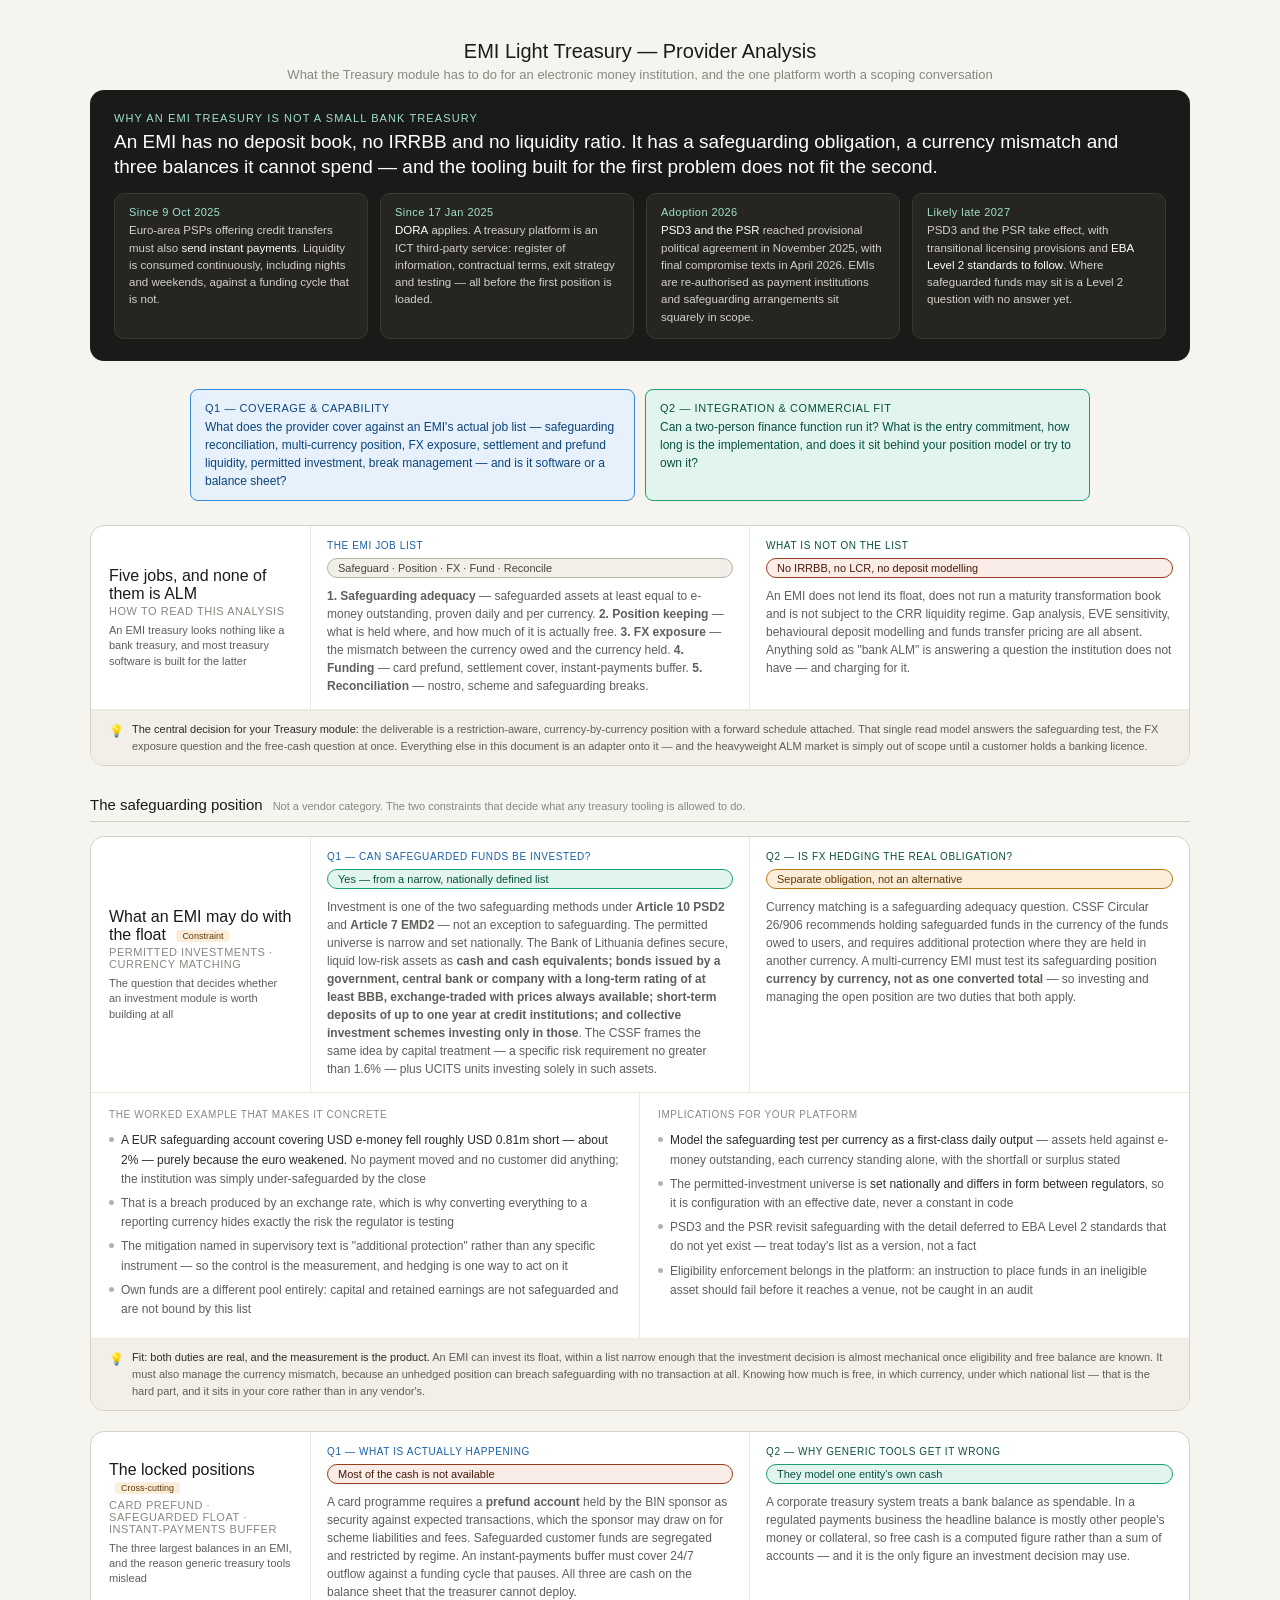
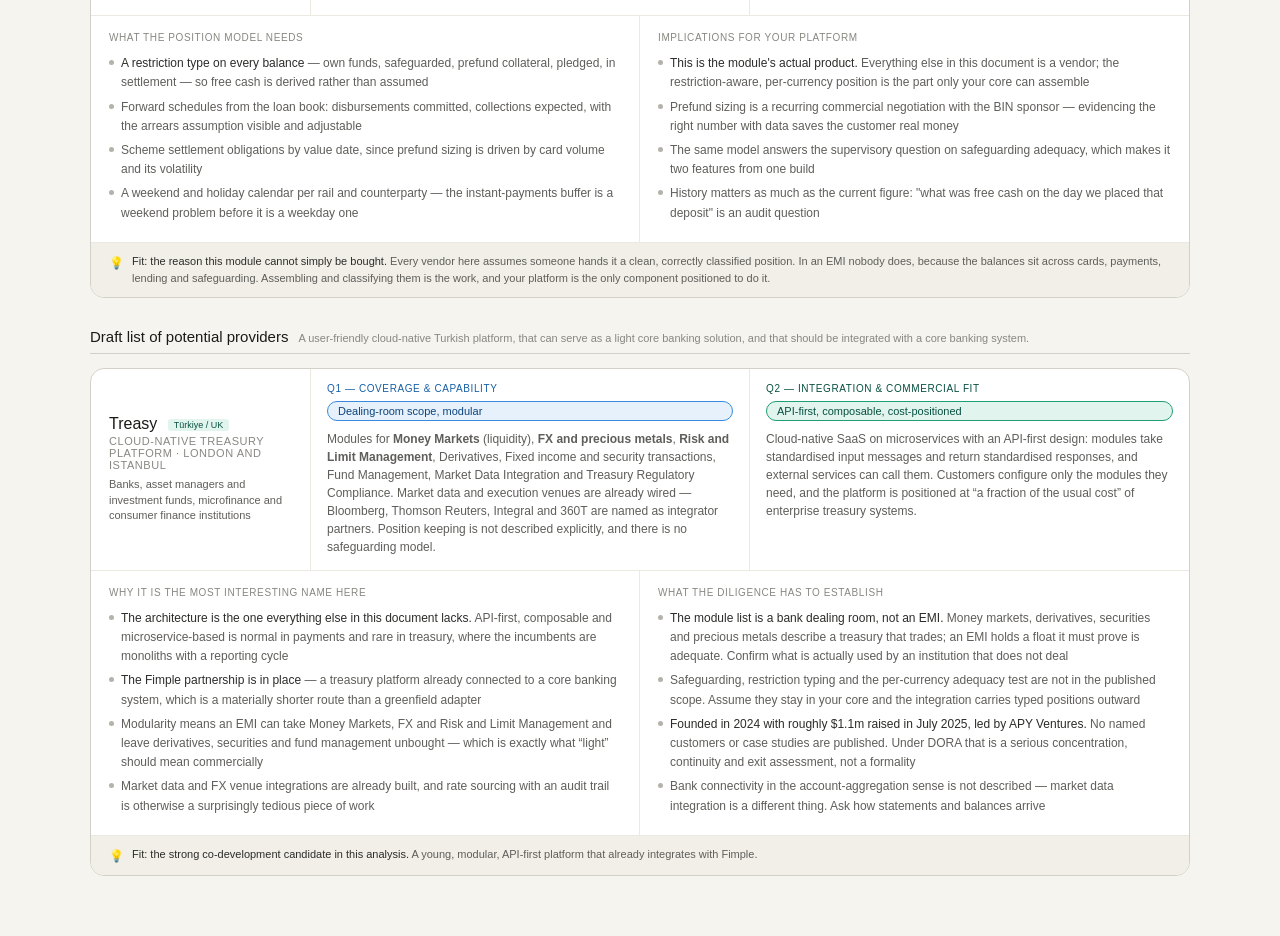
<file: research/treasury_providers_analysis_2026-10-29.html>
<!DOCTYPE html>
<html lang="en">
<head>
<meta charset="UTF-8">
<meta name="viewport" content="width=device-width, initial-scale=1.0">
<title>EMI Light Treasury — Provider Analysis</title>
<style>
  * { box-sizing: border-box; margin: 0; padding: 0; }
  body { font-family: -apple-system, BlinkMacSystemFont, 'Segoe UI', sans-serif; background: #f5f4ef; padding: 40px 24px; min-height: 100vh; color: #2c2c2a; }
  h1 { font-size: 20px; font-weight: 500; text-align: center; color: #1a1a18; margin-bottom: 4px; }
  .subtitle { font-size: 13px; color: #888780; text-align: center; margin-bottom: 8px; }
  .questions { display: grid; grid-template-columns: 1fr 1fr; gap: 10px; max-width: 900px; margin: 0 auto 24px; }
  .q-box { border-radius: 8px; padding: 10px 14px; font-size: 12px; line-height: 1.5; }
  .q1 { background: #e6f1fb; border: 1px solid #378add; color: #0c447c; }
  .q2 { background: #e1f5ee; border: 1px solid #1d9e75; color: #085041; }
  .q-box strong { font-weight: 500; display: block; margin-bottom: 2px; font-size: 11px; text-transform: uppercase; letter-spacing: 0.05em; }

  .container { max-width: 1100px; margin: 0 auto; }

  .clock { background: #1a1a18; color: #f1efe8; border-radius: 14px; padding: 22px 24px; margin-bottom: 28px; }
  .clock h2 { font-size: 11px; font-weight: 500; color: #9FE1CB; text-transform: uppercase; letter-spacing: 0.1em; margin-bottom: 4px; }
  .clock-claim { font-size: 19px; font-weight: 500; color: #fff; line-height: 1.3; margin: 6px 0 14px; }
  .timeline { display: grid; grid-template-columns: repeat(4, 1fr); gap: 12px; }
  .tl { background: #262522; border: 1px solid #3a3835; border-radius: 10px; padding: 12px 14px; }
  .tl-date { font-size: 11px; font-weight: 500; color: #9FE1CB; letter-spacing: 0.04em; margin-bottom: 4px; }
  .tl-text { font-size: 11.5px; color: #d3d1c7; line-height: 1.5; }
  .tl-text strong { color: #fff; font-weight: 500; }

  .section-head { display: flex; align-items: baseline; gap: 10px; margin: 30px 0 14px; padding-bottom: 8px; border-bottom: 1px solid #d3d1c7; }
  .section-head h2 { font-size: 15px; font-weight: 500; color: #1a1a18; }
  .section-head span { font-size: 11px; color: #888780; }

  .platform { background: #ffffff; border: 1px solid #d3d1c7; border-radius: 14px; margin-bottom: 20px; overflow: hidden; }
  .platform-header { display: grid; grid-template-columns: 220px 1fr 1fr; gap: 0; border-bottom: 1px solid #ece9e0; }
  .platform-identity { padding: 16px 18px; border-right: 1px solid #ece9e0; display: flex; flex-direction: column; justify-content: center; }
  .platform-name { font-size: 16px; font-weight: 500; color: #1a1a18; margin-bottom: 2px; }
  .platform-type { font-size: 11px; color: #888780; text-transform: uppercase; letter-spacing: 0.05em; margin-bottom: 6px; }
  .platform-target { font-size: 11px; color: #5f5e5a; line-height: 1.4; }

  .verdict-cell { padding: 14px 16px; display: flex; flex-direction: column; justify-content: flex-start; gap: 5px; }
  .vc-label { font-size: 10px; font-weight: 500; text-transform: uppercase; letter-spacing: 0.06em; margin-bottom: 2px; }
  .vc-q1 { border-right: 1px solid #ece9e0; }
  .vc-q1 .vc-label { color: #185fa5; }
  .vc-q2 .vc-label { color: #085041; }

  .verdict-badge { display: inline-block; font-size: 11px; font-weight: 500; padding: 3px 10px; border-radius: 20px; margin-bottom: 4px; }
  .vb-sep   { background: #e6f1fb; color: #0c447c; border: 0.5px solid #378add; }
  .vb-int   { background: #faeeda; color: #633806; border: 0.5px solid #ba7517; }
  .vb-both  { background: #eeedfe; color: #26215c; border: 0.5px solid #7f77dd; }
  .vb-split { background: #e1f5ee; color: #085041; border: 0.5px solid #1d9e75; }
  .vb-merge { background: #faece7; color: #4a1b0c; border: 0.5px solid #993c1d; }
  .vb-mixed { background: #f1efe8; color: #444441; border: 0.5px solid #b4b2a9; }

  .verdict-detail { font-size: 12px; color: #5f5e5a; line-height: 1.5; }

  .platform-body { display: grid; grid-template-columns: 1fr 1fr; }
  .body-col { padding: 14px 18px; font-size: 12px; color: #2c2c2a; line-height: 1.6; }
  .body-col:first-child { border-right: 1px solid #ece9e0; }
  .body-col-label { font-size: 10px; font-weight: 500; text-transform: uppercase; letter-spacing: 0.06em; color: #888780; margin-bottom: 8px; }
  .point { display: flex; gap: 7px; margin-bottom: 5px; }
  .point-dot { flex-shrink: 0; width: 5px; height: 5px; border-radius: 50%; background: #b4b2a9; margin-top: 6px; }
  .point-text { color: #5f5e5a; }
  .point-text strong { color: #2c2c2a; font-weight: 500; }

  .insight { background: #f1efe8; border-top: 1px solid #ece9e0; padding: 10px 18px; font-size: 11px; color: #5f5e5a; line-height: 1.55; display: flex; gap: 8px; align-items: flex-start; }
  .insight-icon { flex-shrink: 0; font-size: 12px; margin-top: 1px; }
  .insight strong { color: #2c2c2a; font-weight: 500; }

  .gen-tag { display: inline-block; font-size: 9px; font-weight: 500; padding: 1px 6px; border-radius: 3px; margin-left: 6px; vertical-align: middle; }
  .gen-cloud  { background: #e1f5ee; color: #085041; }
  .gen-legacy { background: #faeeda; color: #633806; }
  .gen-baas   { background: #eeedfe; color: #26215c; }
  .gen-peer   { background: #faece7; color: #4a1b0c; }

  .matrix-section { margin-top: 32px; }
  .matrix-title { font-size: 15px; font-weight: 500; color: #1a1a18; margin-bottom: 14px; }
  .matrix-table { width: 100%; border-collapse: collapse; font-size: 11.5px; border-radius: 12px; overflow: hidden; }
  .matrix-table th { padding: 10px 12px; text-align: left; font-weight: 500; font-size: 10.5px; text-transform: uppercase; letter-spacing: 0.05em; background: #1a1a18; color: #f1efe8; }
  .matrix-table td { padding: 9px 12px; border-bottom: 0.5px solid #ece9e0; background: #fff; vertical-align: top; line-height: 1.45; }
  .matrix-table tr:last-child td { border-bottom: none; }
  .matrix-table tr:nth-child(even) td { background: #fafaf8; }
  .matrix-table td:first-child { font-weight: 500; color: #1a1a18; }
  .dot { display: inline-block; width: 8px; height: 8px; border-radius: 50%; margin-right: 5px; vertical-align: middle; }
  .yes { color: #085041; font-weight: 500; }
  .no  { color: #993c1d; }
  .unk { color: #888780; font-style: italic; }

  .takeaway { background: #1a1a18; color: #f1efe8; border-radius: 14px; padding: 22px 24px; margin-top: 24px; }
  .takeaway h3 { font-size: 12px; font-weight: 500; color: #9FE1CB; text-transform: uppercase; letter-spacing: 0.06em; margin-bottom: 10px; }
  .takeaway-grid { display: grid; grid-template-columns: 1fr 1fr; gap: 20px; }
  .tk { display: flex; gap: 8px; font-size: 12px; color: #d3d1c7; line-height: 1.55; margin-bottom: 8px; }
  .tk::before { content: '→'; color: #9FE1CB; flex-shrink: 0; }

  .sources { margin-top: 24px; padding: 16px 18px; background: #fff; border: 1px solid #d3d1c7; border-radius: 12px; font-size: 11px; color: #5f5e5a; line-height: 1.6; }
  .sources h4 { font-size: 10px; font-weight: 500; text-transform: uppercase; letter-spacing: 0.06em; color: #888780; margin-bottom: 8px; }
  .sources a { color: #185fa5; text-decoration: none; }

  @media (max-width: 760px) {
    .questions, .platform-body, .takeaway-grid { grid-template-columns: 1fr; }
    .timeline { grid-template-columns: 1fr 1fr; }
    .platform-header { grid-template-columns: 1fr; }
    .platform-identity, .vc-q1 { border-right: none; border-bottom: 1px solid #ece9e0; }
    .body-col:first-child { border-right: none; border-bottom: 1px solid #ece9e0; }
  }
</style>
</head>
<body>
<div class="container">

  <h1>EMI Light Treasury — Provider Analysis</h1>
  <p class="subtitle">What the Treasury module has to do for an electronic money institution, and the one platform worth a scoping conversation</p>

  <!-- ══ REGULATORY CLOCK ══ -->
  <div class="clock">
    <h2>Why an EMI treasury is not a small bank treasury</h2>
    <div class="clock-claim">An EMI has no deposit book, no IRRBB and no liquidity ratio. It has a safeguarding obligation, a currency mismatch and three balances it cannot spend — and the tooling built for the first problem does not fit the second.</div>
    <div class="timeline">
      <div class="tl">
        <div class="tl-date">Since 9 Oct 2025</div>
        <div class="tl-text">Euro-area PSPs offering credit transfers must also <strong>send instant payments</strong>. Liquidity is consumed continuously, including nights and weekends, against a funding cycle that is not.</div>
      </div>
      <div class="tl">
        <div class="tl-date">Since 17 Jan 2025</div>
        <div class="tl-text"><strong>DORA</strong> applies. A treasury platform is an ICT third-party service: register of information, contractual terms, exit strategy and testing — all before the first position is loaded.</div>
      </div>
      <div class="tl">
        <div class="tl-date">Adoption 2026</div>
        <div class="tl-text"><strong>PSD3 and the PSR</strong> reached provisional political agreement in November 2025, with final compromise texts in April 2026. EMIs are re-authorised as payment institutions and safeguarding arrangements sit squarely in scope.</div>
      </div>
      <div class="tl">
        <div class="tl-date">Likely late 2027</div>
        <div class="tl-text">PSD3 and the PSR take effect, with transitional licensing provisions and <strong>EBA Level 2 standards to follow</strong>. Where safeguarded funds may sit is a Level 2 question with no answer yet.</div>
      </div>
    </div>
  </div>

  <div class="questions">
    <div class="q-box q1">
      <strong>Q1 — Coverage &amp; capability</strong>
      What does the provider cover against an EMI's actual job list — safeguarding reconciliation, multi-currency position, FX exposure, settlement and prefund liquidity, permitted investment, break management — and is it software or a balance sheet?
    </div>
    <div class="q-box q2">
      <strong>Q2 — Integration &amp; commercial fit</strong>
      Can a two-person finance function run it? What is the entry commitment, how long is the implementation, and does it sit behind your position model or try to own it?
    </div>
  </div>

  <!-- ══ MODEL PRIMER ══ -->
  <div class="platform">
    <div class="platform-header">
      <div class="platform-identity">
        <div class="platform-name">Five jobs, and none of them is ALM</div>
        <div class="platform-type">How to read this analysis</div>
        <div class="platform-target">An EMI treasury looks nothing like a bank treasury, and most treasury software is built for the latter</div>
      </div>
      <div class="verdict-cell vc-q1">
        <div class="vc-label">The EMI job list</div>
        <span class="verdict-badge vb-mixed">Safeguard · Position · FX · Fund · Reconcile</span>
        <div class="verdict-detail"><strong>1. Safeguarding adequacy</strong> — safeguarded assets at least equal to e-money outstanding, proven daily and per currency. <strong>2. Position keeping</strong> — what is held where, and how much of it is actually free. <strong>3. FX exposure</strong> — the mismatch between the currency owed and the currency held. <strong>4. Funding</strong> — card prefund, settlement cover, instant-payments buffer. <strong>5. Reconciliation</strong> — nostro, scheme and safeguarding breaks.</div>
      </div>
      <div class="verdict-cell vc-q2">
        <div class="vc-label">What is not on the list</div>
        <span class="verdict-badge vb-merge">No IRRBB, no LCR, no deposit modelling</span>
        <div class="verdict-detail">An EMI does not lend its float, does not run a maturity transformation book and is not subject to the CRR liquidity regime. Gap analysis, EVE sensitivity, behavioural deposit modelling and funds transfer pricing are all absent. Anything sold as "bank ALM" is answering a question the institution does not have — and charging for it.</div>
      </div>
    </div>
    <div class="insight"><div class="insight-icon">💡</div><div><strong>The central decision for your Treasury module:</strong> the deliverable is a restriction-aware, currency-by-currency position with a forward schedule attached. That single read model answers the safeguarding test, the FX exposure question and the free-cash question at once. Everything else in this document is an adapter onto it — and the heavyweight ALM market is simply out of scope until a customer holds a banking licence.</div></div>
  </div>

  <div class="section-head"><h2>The safeguarding position</h2><span>Not a vendor category. The two constraints that decide what any treasury tooling is allowed to do.</span></div>

  <!-- ══ WHAT AN EMI MAY DO WITH THE FLOAT ══ -->
  <div class="platform">
    <div class="platform-header">
      <div class="platform-identity">
        <div class="platform-name">What an EMI may do with the float <span class="gen-tag gen-legacy">Constraint</span></div>
        <div class="platform-type">Permitted investments · currency matching</div>
        <div class="platform-target">The question that decides whether an investment module is worth building at all</div>
      </div>
      <div class="verdict-cell vc-q1">
        <div class="vc-label">Q1 — Can safeguarded funds be invested?</div>
        <span class="verdict-badge vb-split">Yes — from a narrow, nationally defined list</span>
        <div class="verdict-detail">Investment is one of the two safeguarding methods under <strong>Article 10 PSD2</strong> and <strong>Article 7 EMD2</strong> &mdash; not an exception to safeguarding. The permitted universe is narrow and set nationally. The Bank of Lithuania defines secure, liquid low-risk assets as <strong>cash and cash equivalents; bonds issued by a government, central bank or company with a long-term rating of at least BBB, exchange-traded with prices always available; short-term deposits of up to one year at credit institutions; and collective investment schemes investing only in those</strong>. The CSSF frames the same idea by capital treatment — a specific risk requirement no greater than 1.6% — plus UCITS units investing solely in such assets.</div>
      </div>
      <div class="verdict-cell vc-q2">
        <div class="vc-label">Q2 — Is FX hedging the real obligation?</div>
        <span class="verdict-badge vb-int">Separate obligation, not an alternative</span>
        <div class="verdict-detail">Currency matching is a safeguarding adequacy question. CSSF Circular 26/906 recommends holding safeguarded funds in the currency of the funds owed to users, and requires additional protection where they are held in another currency. A multi-currency EMI must test its safeguarding position <strong>currency by currency, not as one converted total</strong> — so investing and managing the open position are two duties that both apply.</div>
      </div>
    </div>
    <div class="platform-body">
      <div class="body-col">
        <div class="body-col-label">The worked example that makes it concrete</div>
        <div class="point"><div class="point-dot"></div><div class="point-text"><strong>A EUR safeguarding account covering USD e-money fell roughly USD 0.81m short — about 2% — purely because the euro weakened.</strong> No payment moved and no customer did anything; the institution was simply under-safeguarded by the close</div></div>
        <div class="point"><div class="point-dot"></div><div class="point-text">That is a breach produced by an exchange rate, which is why converting everything to a reporting currency hides exactly the risk the regulator is testing</div></div>
        <div class="point"><div class="point-dot"></div><div class="point-text">The mitigation named in supervisory text is "additional protection" rather than any specific instrument — so the control is the measurement, and hedging is one way to act on it</div></div>
        <div class="point"><div class="point-dot"></div><div class="point-text">Own funds are a different pool entirely: capital and retained earnings are not safeguarded and are not bound by this list</div></div>
      </div>
      <div class="body-col">
        <div class="body-col-label">Implications for your platform</div>
        <div class="point"><div class="point-dot"></div><div class="point-text"><strong>Model the safeguarding test per currency as a first-class daily output</strong> — assets held against e-money outstanding, each currency standing alone, with the shortfall or surplus stated</div></div>
        <div class="point"><div class="point-dot"></div><div class="point-text">The permitted-investment universe is <strong>set nationally and differs in form between regulators</strong>, so it is configuration with an effective date, never a constant in code</div></div>
        <div class="point"><div class="point-dot"></div><div class="point-text">PSD3 and the PSR revisit safeguarding with the detail deferred to EBA Level 2 standards that do not yet exist — treat today's list as a version, not a fact</div></div>
        <div class="point"><div class="point-dot"></div><div class="point-text">Eligibility enforcement belongs in the platform: an instruction to place funds in an ineligible asset should fail before it reaches a venue, not be caught in an audit</div></div>
      </div>
    </div>
    <div class="insight"><div class="insight-icon">💡</div><div><strong>Fit: both duties are real, and the measurement is the product.</strong> An EMI can invest its float, within a list narrow enough that the investment decision is almost mechanical once eligibility and free balance are known. It must also manage the currency mismatch, because an unhedged position can breach safeguarding with no transaction at all. Knowing how much is free, in which currency, under which national list — that is the hard part, and it sits in your core rather than in any vendor's.</div></div>
  </div>

  <!-- ══ THE LOCKED POSITIONS ══ -->
  <div class="platform">
    <div class="platform-header">
      <div class="platform-identity">
        <div class="platform-name">The locked positions <span class="gen-tag gen-legacy">Cross-cutting</span></div>
        <div class="platform-type">Card prefund · safeguarded float · instant-payments buffer</div>
        <div class="platform-target">The three largest balances in an EMI, and the reason generic treasury tools mislead</div>
      </div>
      <div class="verdict-cell vc-q1">
        <div class="vc-label">Q1 — What is actually happening</div>
        <span class="verdict-badge vb-merge">Most of the cash is not available</span>
        <div class="verdict-detail">A card programme requires a <strong>prefund account</strong> held by the BIN sponsor as security against expected transactions, which the sponsor may draw on for scheme liabilities and fees. Safeguarded customer funds are segregated and restricted by regime. An instant-payments buffer must cover 24/7 outflow against a funding cycle that pauses. All three are cash on the balance sheet that the treasurer cannot deploy.</div>
      </div>
      <div class="verdict-cell vc-q2">
        <div class="vc-label">Q2 — Why generic tools get it wrong</div>
        <span class="verdict-badge vb-split">They model one entity's own cash</span>
        <div class="verdict-detail">A corporate treasury system treats a bank balance as spendable. In a regulated payments business the headline balance is mostly other people's money or collateral, so free cash is a computed figure rather than a sum of accounts — and it is the only figure an investment decision may use.</div>
      </div>
    </div>
    <div class="platform-body">
      <div class="body-col">
        <div class="body-col-label">What the position model needs</div>
        <div class="point"><div class="point-dot"></div><div class="point-text"><strong>A restriction type on every balance</strong> — own funds, safeguarded, prefund collateral, pledged, in settlement — so free cash is derived rather than assumed</div></div>
        <div class="point"><div class="point-dot"></div><div class="point-text">Forward schedules from the loan book: disbursements committed, collections expected, with the arrears assumption visible and adjustable</div></div>
        <div class="point"><div class="point-dot"></div><div class="point-text">Scheme settlement obligations by value date, since prefund sizing is driven by card volume and its volatility</div></div>
        <div class="point"><div class="point-dot"></div><div class="point-text">A weekend and holiday calendar per rail and counterparty — the instant-payments buffer is a weekend problem before it is a weekday one</div></div>
      </div>
      <div class="body-col">
        <div class="body-col-label">Implications for your platform</div>
        <div class="point"><div class="point-dot"></div><div class="point-text"><strong>This is the module's actual product.</strong> Everything else in this document is a vendor; the restriction-aware, per-currency position is the part only your core can assemble</div></div>
        <div class="point"><div class="point-dot"></div><div class="point-text">Prefund sizing is a recurring commercial negotiation with the BIN sponsor — evidencing the right number with data saves the customer real money</div></div>
        <div class="point"><div class="point-dot"></div><div class="point-text">The same model answers the supervisory question on safeguarding adequacy, which makes it two features from one build</div></div>
        <div class="point"><div class="point-dot"></div><div class="point-text">History matters as much as the current figure: "what was free cash on the day we placed that deposit" is an audit question</div></div>
      </div>
    </div>
    <div class="insight"><div class="insight-icon">💡</div><div><strong>Fit: the reason this module cannot simply be bought.</strong> Every vendor here assumes someone hands it a clean, correctly classified position. In an EMI nobody does, because the balances sit across cards, payments, lending and safeguarding. Assembling and classifying them is the work, and your platform is the only component positioned to do it.</div></div>
  </div>
  <!-- ══ ATLAR ══ -->

    <!-- ══ EUROPEAN CASH PLATFORMS ══ -->
  <!-- ══ FX EXECUTION ══ -->
  <!-- ══ INVESTMENT VENUES ══ -->
  <!-- ══ SETTLEMENT BANKS ══ -->

    <!-- ══ RECONCILIATION ══ -->

    <div class="section-head"><h2>Draft list of potential providers</h2><span>A user-friendly cloud-native Turkish platform, that can serve as a light core banking solution, and that should be integrated with a core banking system.</span></div>

  <!-- ══ TREASY ══ -->
  <div class="platform">
    <div class="platform-header">
      <div class="platform-identity">
        <div class="platform-name">Treasy <span class="gen-tag gen-cloud">T&uuml;rkiye / UK</span></div>
        <div class="platform-type">Cloud-native treasury platform &middot; London and Istanbul</div>
        <div class="platform-target">Banks, asset managers and investment funds, microfinance and consumer finance institutions</div>
      </div>
      <div class="verdict-cell vc-q1">
        <div class="vc-label">Q1 &mdash; Coverage &amp; capability</div>
        <span class="verdict-badge vb-sep">Dealing-room scope, modular</span>
        <div class="verdict-detail">Modules for <strong>Money Markets</strong> (liquidity), <strong>FX and precious metals</strong>, <strong>Risk and Limit Management</strong>, Derivatives, Fixed income and security transactions, Fund Management, Market Data Integration and Treasury Regulatory Compliance. Market data and execution venues are already wired &mdash; Bloomberg, Thomson Reuters, Integral and 360T are named as integrator partners. Position keeping is not described explicitly, and there is no safeguarding model.</div>
      </div>
      <div class="verdict-cell vc-q2">
        <div class="vc-label">Q2 &mdash; Integration &amp; commercial fit</div>
        <span class="verdict-badge vb-split">API-first, composable, cost-positioned</span>
        <div class="verdict-detail">Cloud-native SaaS on microservices with an API-first design: modules take standardised input messages and return standardised responses, and external services can call them. Customers configure only the modules they need, and the platform is positioned at &ldquo;a fraction of the usual cost&rdquo; of enterprise treasury systems.</div>
      </div>
    </div>
    <div class="platform-body">
      <div class="body-col">
        <div class="body-col-label">Why it is the most interesting name here</div>
        <div class="point"><div class="point-dot"></div><div class="point-text"><strong>The architecture is the one everything else in this document lacks.</strong> API-first, composable and microservice-based is normal in payments and rare in treasury, where the incumbents are monoliths with a reporting cycle</div></div>
        <div class="point"><div class="point-dot"></div><div class="point-text"><strong>The Fimple partnership is in place</strong> &mdash; a treasury platform already connected to a core banking system, which is a materially shorter route than a greenfield adapter</div></div>
        <div class="point"><div class="point-dot"></div><div class="point-text">Modularity means an EMI can take Money Markets, FX and Risk and Limit Management and leave derivatives, securities and fund management unbought &mdash; which is exactly what &ldquo;light&rdquo; should mean commercially</div></div>
        <div class="point"><div class="point-dot"></div><div class="point-text">Market data and FX venue integrations are already built, and rate sourcing with an audit trail is otherwise a surprisingly tedious piece of work</div></div>
      </div>
      <div class="body-col">
        <div class="body-col-label">What the diligence has to establish</div>
        <div class="point"><div class="point-dot"></div><div class="point-text"><strong>The module list is a bank dealing room, not an EMI.</strong> Money markets, derivatives, securities and precious metals describe a treasury that trades; an EMI holds a float it must prove is adequate. Confirm what is actually used by an institution that does not deal</div></div>
        <div class="point"><div class="point-dot"></div><div class="point-text">Safeguarding, restriction typing and the per-currency adequacy test are not in the published scope. Assume they stay in your core and the integration carries typed positions outward</div></div>
        <div class="point"><div class="point-dot"></div><div class="point-text"><strong>Founded in 2024 with roughly $1.1m raised in July 2025, led by APY Ventures.</strong> No named customers or case studies are published. Under DORA that is a serious concentration, continuity and exit assessment, not a formality</div></div>
        <div class="point"><div class="point-dot"></div><div class="point-text">Bank connectivity in the account-aggregation sense is not described &mdash; market data integration is a different thing. Ask how statements and balances arrive</div></div>
      </div>
    </div>
    <div class="insight"><div class="insight-icon">💡</div><div><strong>Fit: the strong co-development candidate in this analysis.</strong> A young, modular, API-first platform that already integrates with Fimple.</div></div>
  </div>

  <!-- ══ BANK ALM ══ -->

    <!-- ══ SUMMARY MATRIX ══ -->
  <!-- ══ FINAL TAKEAWAY ══ -->
</div>
</body>
</html>
</file>
<file: css/styles.css>
/* ---------------------------------------------------------------
   Intesa Digital — concept site for an EU digital bank
   styles.css : design tokens + all page styles
   Token block below is the whole design system. Rebrand by editing
   the colour tokens and the three font stacks; nothing else hardcodes
   a colour or a typeface.
   --------------------------------------------------------------- */

/* base reset */
html{color-scheme:light}
[hidden]{display:none!important}
img,svg{max-width:100%;height:auto}

/* Layout concept: sticky utility bar over a dark thesis hero, then eyebrow-labelled bands
   alternating card grids with text+mockup features; two audience routes carry their own accent. */
:root{
  --paper:#F5F5F2;
  --surface:#FFFFFF;
  --surface-2:#EFEFEA;
  --ink:#14161B;
  --ink-soft:#585C66;
  --ink-deep:#101217;
  --on-deep:#F3F2EE;
  --on-deep-soft:#A3A6AF;
  --line:#E0E0DA;
  --line-deep:#2B2E36;
  --accent:#00803D;
  --accent-tint:#E4F2E9;
  --biz:#14557F;
  --biz-tint:#E3EDF5;
  --warn:#B5543A;
  --warn-tint:#F8E8E2;
  --api:#9A6B10;
  --api-tint:#FBF1DC;
  --on-brand:#FFFFFF;
  --brand:var(--accent);
  --brand-tint:var(--accent-tint);

  --f-display:"Bricolage Grotesque","Trebuchet MS",system-ui,sans-serif;
  --f-body:"Instrument Sans","Helvetica Neue",Arial,sans-serif;
  --f-mono:"IBM Plex Mono",ui-monospace,"SFMono-Regular",Consolas,monospace;

  --r:14px;
  --maxw:1180px;
}
@media (prefers-color-scheme: dark){
  :root:not([data-theme="light"]){
    --paper:#101115;
    --surface:#191A20;
    --surface-2:#1F2128;
    --ink:#F1F1EE;
    --ink-soft:#9DA0A9;
    --ink-deep:#08090C;
    --on-deep:#F1F1EE;
    --on-deep-soft:#9DA0A9;
    --line:#2A2C34;
    --line-deep:#23252C;
    --accent:#3FC27A;
    --accent-tint:#0A2214;
    --biz:#5FA8DE;
    --biz-tint:#0B1D2B;
    --warn:#E08A6B;
    --warn-tint:#2A1611;
    --api:#D9A84B;
    --api-tint:#2A2211;
    --on-brand:#101115;
    color-scheme:dark;
  }
}
:root[data-theme="dark"]{
  --paper:#101115;
  --surface:#191A20;
  --surface-2:#1F2128;
  --ink:#F1F1EE;
  --ink-soft:#9DA0A9;
  --ink-deep:#08090C;
  --on-deep:#F1F1EE;
  --on-deep-soft:#9DA0A9;
  --line:#2A2C34;
  --line-deep:#23252C;
  --accent:#3FC27A;
  --accent-tint:#0A2214;
  --biz:#5FA8DE;
  --biz-tint:#0B1D2B;
  --warn:#E08A6B;
  --warn-tint:#2A1611;
  --api:#D9A84B;
  --api-tint:#2A2211;
  --on-brand:#101115;
  color-scheme:dark;
}

*{box-sizing:border-box}
body{
  margin:0;background:var(--paper);color:var(--ink);
  font-family:var(--f-body);font-size:16px;line-height:1.6;
  -webkit-font-smoothing:antialiased;
}
img{max-width:100%}
a{color:inherit}
h1,h2,h3,h4{font-family:var(--f-display);font-weight:800;line-height:1.05;margin:0;text-wrap:balance;letter-spacing:-.02em}
p{margin:0}
ul{margin:0;padding:0;list-style:none}

.wrap{max-width:var(--maxw);margin-inline:auto;padding-inline:20px}
.band{padding-block:clamp(56px,7vw,104px)}
.band--tight{padding-block:clamp(40px,5vw,64px)}
.band--alt{background:var(--surface-2)}
.band--deep{background:var(--ink-deep);color:var(--on-deep)}
.stack{display:flex;flex-direction:column}
.g8{gap:8px}.g12{gap:12px}.g16{gap:16px}.g24{gap:24px}.g32{gap:32px}.g48{gap:48px}

.eyebrow{
  font-family:var(--f-mono);font-size:11px;font-weight:600;letter-spacing:.14em;
  text-transform:uppercase;color:var(--brand);margin:0;
}
.band--deep .eyebrow{color:var(--brand)}
/* Headline scale kept deliberately modest: this reads as analysis, not a landing page. */
.h-xl{font-size:clamp(26px,3.0vw,36px)}
.h-lg{font-size:clamp(21px,2.1vw,26px)}
.h-md{font-size:clamp(17px,1.6vw,20px);letter-spacing:-.015em}
.h-sm{font-size:17px;font-weight:700;letter-spacing:-.01em}
.lead{font-size:clamp(16px,1.35vw,19px);color:var(--ink-soft);max-width:62ch}
.band--deep .lead{color:var(--on-deep-soft)}
.muted{color:var(--ink-soft)}
.small{font-size:13.5px;line-height:1.55}
.tnum{font-variant-numeric:tabular-nums}

/* ---------- header ---------- */
.hdr{
  position:sticky;top:env(safe-area-inset-top,0px);z-index:60;
  background:color-mix(in srgb,var(--paper) 88%,transparent);
  backdrop-filter:blur(14px);border-bottom:1px solid var(--line);
}
.hdr-in{display:flex;align-items:center;gap:20px;min-height:62px}
.brand{display:flex;align-items:center;gap:9px;text-decoration:none;flex:0 0 auto}
.mark{width:26px;height:26px;border-radius:7px;background:var(--accent);position:relative;flex:0 0 auto}
.mark::after{content:"";position:absolute;inset:7px 7px auto 7px;height:3px;border-radius:2px;background:var(--surface);
  box-shadow:0 5px 0 var(--surface),0 10px 0 var(--surface)}
.brand-name{font-family:var(--f-display);font-weight:800;font-size:19px;letter-spacing:-.03em}
.brand-name em{font-style:normal;font-weight:500;color:var(--ink-soft);margin-left:.3em}
.nav{display:flex;align-items:center;gap:4px;margin-left:auto}
.nav a{
  text-decoration:none;font-size:14.5px;font-weight:500;color:var(--ink-soft);
  padding:8px 11px;border-radius:9px;
}
.nav a:hover{color:var(--ink);background:var(--surface-2)}
.nav a.on{color:var(--ink);font-weight:600}
.btn{
  display:inline-flex;align-items:center;justify-content:center;gap:8px;
  font-family:var(--f-body);font-size:14.5px;font-weight:600;text-decoration:none;
  padding:11px 18px;border-radius:999px;border:1px solid transparent;cursor:pointer;
  transition:transform .14s ease,background .14s ease,border-color .14s ease;
}
.btn:active{transform:translateY(1px)}
.btn-pri{background:var(--brand);color:var(--on-brand);border-color:var(--brand)}
.btn-out{border-color:var(--line);color:var(--ink);background:transparent}
.btn-out:hover{background:var(--surface-2)}
.band--deep .btn-out,
.hero .btn-out{border-color:var(--line-deep);color:var(--on-deep)}
.band--deep .btn-out:hover,
.hero .btn-out:hover{background:#191B21}
.btn-sm{padding:9px 15px;font-size:13.5px}
.menu-btn{display:none;margin-left:auto;background:transparent;border:1px solid var(--line);border-radius:9px;
  padding:7px 10px;color:var(--ink);font-size:13px;font-weight:600;cursor:pointer}
@media (max-width:900px){
  .nav{display:none;position:absolute;top:100%;left:0;right:0;flex-direction:column;align-items:stretch;
    background:var(--paper);border-bottom:1px solid var(--line);padding:10px 20px 18px;gap:2px}
  .nav.open{display:flex}
  .nav a{padding:12px 6px;font-size:16px}
  .nav .btn{margin-top:8px}
  .menu-btn{display:block}
}

/* ---------- hero ---------- */
.hero{background:var(--ink-deep);color:var(--on-deep);position:relative;overflow:hidden}
.hero::before{
  content:"";position:absolute;inset:-40% -20% auto -20%;height:120%;
  background:radial-gradient(60% 55% at 72% 18%,color-mix(in srgb,var(--brand) 42%,transparent),transparent 70%);
  pointer-events:none;
}
.hero-in{position:relative;display:grid;grid-template-columns:1.08fr .92fr;gap:clamp(28px,4vw,64px);align-items:center;
  padding-block:clamp(48px,6.5vw,92px)}
.hero h1{color:var(--on-deep)}
.hero .lead{color:var(--on-deep-soft)}
@media (max-width:920px){.hero-in{grid-template-columns:1fr}}

.chips{display:flex;flex-wrap:wrap;gap:8px}
.chip{
  font-family:var(--f-mono);font-size:11px;font-weight:500;letter-spacing:.04em;
  border:1px solid var(--line-deep);color:var(--on-deep-soft);
  padding:6px 11px;border-radius:999px;background:rgba(255,255,255,.03);
}
.chip--light{border-color:var(--line);color:var(--ink-soft);background:var(--surface)}
.ctas{display:flex;flex-wrap:wrap;gap:10px}

/* ---------- phone mockup ---------- */
.phone{
  width:min(290px,100%);margin-inline:auto;background:#17191F;border:1px solid #2E3139;
  border-radius:30px;padding:11px;box-shadow:0 28px 60px -24px rgba(0,0,0,.7);
}
.phone-screen{background:var(--surface);color:var(--ink);border-radius:21px;padding:16px 14px;display:flex;flex-direction:column;gap:12px}
.ph-top{display:flex;align-items:center;justify-content:space-between;font-family:var(--f-mono);font-size:10px;color:var(--ink-soft);letter-spacing:.06em}
.ph-bal{font-family:var(--f-display);font-weight:800;font-size:31px;letter-spacing:-.03em;line-height:1}
.ph-sub{font-family:var(--f-mono);font-size:10.5px;color:var(--ink-soft);letter-spacing:.05em}
.ph-actions{display:grid;grid-template-columns:repeat(4,1fr);gap:6px}
.ph-act{background:var(--surface-2);border-radius:10px;padding:8px 4px;text-align:center;font-size:9.5px;font-weight:600;color:var(--ink-soft);line-height:1.25}
.ph-card{background:linear-gradient(135deg,var(--brand),color-mix(in srgb,var(--brand) 45%,#101115));
  border-radius:12px;padding:12px;color:var(--on-brand);display:flex;flex-direction:column;gap:14px}
.ph-card .ph-no{font-family:var(--f-mono);font-size:11px;letter-spacing:.14em}
.ph-row{display:flex;align-items:center;justify-content:space-between;gap:10px;padding:7px 0;border-top:1px solid var(--line)}
.ph-row:first-of-type{border-top:0}
.ph-row b{font-size:12.5px;font-weight:600;display:block}
.ph-row span{font-size:10.5px;color:var(--ink-soft)}
.ph-amt{font-family:var(--f-mono);font-size:12px;font-weight:600;white-space:nowrap}
.ph-pos{color:var(--accent)}
.ph-pill{display:inline-block;font-family:var(--f-mono);font-size:9px;letter-spacing:.08em;text-transform:uppercase;
  padding:3px 7px;border-radius:999px;background:var(--brand-tint);color:var(--brand);font-weight:600}

/* ---------- cards ---------- */
.grid{display:grid;gap:14px}
.g-2{grid-template-columns:repeat(2,1fr)}
.g-3{grid-template-columns:repeat(3,1fr)}
.g-4{grid-template-columns:repeat(4,1fr)}
@media (max-width:980px){.g-4{grid-template-columns:repeat(2,1fr)}.g-3{grid-template-columns:repeat(2,1fr)}}
@media (max-width:620px){.g-4,.g-3,.g-2{grid-template-columns:1fr}}

.card{
  background:var(--surface);border:1px solid var(--line);border-radius:var(--r);
  padding:20px;display:flex;flex-direction:column;gap:8px;min-width:0;
}
.card h3{font-size:16.5px;font-weight:700;letter-spacing:-.01em}
.card p{font-size:14px;color:var(--ink-soft);line-height:1.55}
.card .num{font-family:var(--f-mono);font-size:11px;font-weight:600;color:var(--brand);letter-spacing:.1em}

.famcard{background:var(--surface);border:1px solid var(--line);border-radius:var(--r);padding:20px;display:flex;flex-direction:column;gap:12px;min-width:0}
.famcard h3{font-size:16px;font-weight:700}
.taglist{display:flex;flex-wrap:wrap;gap:6px}
.card .taglist{margin-top:4px}
.tag{font-size:12.5px;line-height:1.3;border:1px solid var(--line);border-radius:7px;padding:5px 9px;color:var(--ink-soft);background:var(--paper)}

/* Chips whose product needs a licence the EMI does not have. */
.fam li.lic,.tag.lic{background:#FFF3DF;border-color:#D98A14;color:#6B3E00;font-weight:600}
.lic-key{display:flex;gap:8px;align-items:flex-start;font-size:12.5px;line-height:1.5;
  color:var(--ink-soft);margin-top:14px;max-width:70ch}
.lic-dot{flex:0 0 auto;width:11px;height:11px;border-radius:3px;margin-top:4px;
  background:#FFF3DF;border:1px solid #D98A14}

/* research links: a card that is a link, so no .tag inside — the product
   modal binds to .tag and would otherwise fire on these. */
.rcard{text-decoration:none;transition:border-color .15s,transform .15s,box-shadow .15s}
.rcard:hover{border-color:var(--brand);transform:translateY(-2px);
  box-shadow:0 6px 18px rgba(0,0,0,.07)}
.rcard .num{text-transform:none;letter-spacing:.02em;font-size:10.5px;color:var(--ink-soft)}
.rcard h3{margin-block:2px}
.rcard-go{margin-top:auto;padding-top:6px;font-size:13px;font-weight:600;color:var(--brand)}
@media (prefers-reduced-motion:reduce){.rcard:hover{transform:none}}

/* route cards */
.routes{display:grid;grid-template-columns:1fr 1fr;gap:16px}
@media (max-width:860px){.routes{grid-template-columns:1fr}}
.routes--one{grid-template-columns:1fr}
.route{
  border:1px solid var(--line);border-radius:18px;background:var(--surface);padding:clamp(22px,2.6vw,32px);
  display:flex;flex-direction:column;gap:16px;text-decoration:none;color:inherit;min-width:0;
  transition:border-color .16s ease,transform .16s ease;
}
.route:hover{border-color:var(--brand);transform:translateY(-2px)}

/* catalogue panel: a route that lists its whole shelf instead of linking as a card */
.route--panel{cursor:default}
.route--panel:hover{border-color:var(--line);transform:none}
.route--panel .route-top{margin-bottom:-4px}
.fams{display:grid;grid-template-columns:repeat(3,1fr);gap:22px 26px;width:100%;margin-block:4px}
@media (max-width:900px){.fams{grid-template-columns:repeat(2,1fr)}}
@media (max-width:600px){.fams{grid-template-columns:1fr}}
.fam{display:flex;flex-direction:column;gap:10px;min-width:0}
.fam h4{
  font-family:var(--f-display);font-size:14.5px;font-weight:700;letter-spacing:-.01em;margin:0;
  padding-bottom:8px;border-bottom:1px solid var(--line);color:var(--ink);
}
.route--panel .go{text-decoration:none;align-self:flex-start}
.route--panel .go:hover{text-decoration:underline;text-underline-offset:3px}
.route--ind{--brand:var(--accent);--brand-tint:var(--accent-tint)}
.route--biz{--brand:var(--biz);--brand-tint:var(--biz-tint)}
.route-top{display:flex;align-items:center;gap:10px}
.dot{width:10px;height:10px;border-radius:50%;background:var(--brand)}
.route ul{display:flex;flex-wrap:wrap;gap:6px}
.route li{font-size:12.5px;border:1px solid var(--line);border-radius:7px;padding:4px 9px;color:var(--ink-soft)}
.route .go{font-weight:700;color:var(--brand);font-size:14.5px;margin-top:auto}

/* layers */
.layer{border:1px solid var(--line);border-radius:var(--r);background:var(--surface);padding:22px;display:flex;flex-direction:column;gap:10px}
.layer .badge{align-self:flex-start;font-family:var(--f-mono);font-size:10.5px;letter-spacing:.1em;text-transform:uppercase;
  font-weight:600;padding:5px 10px;border-radius:999px;background:var(--brand-tint);color:var(--brand)}

/* feature blocks */
.feat{display:grid;grid-template-columns:1fr 1fr;gap:clamp(24px,4vw,60px);align-items:center}
.feat.rev .feat-media{order:-1}
@media (max-width:860px){.feat{grid-template-columns:1fr}.feat.rev .feat-media{order:0}}
.ticks{display:flex;flex-direction:column;gap:9px}
.ticks li{position:relative;padding-left:26px;font-size:14.5px;color:var(--ink-soft);line-height:1.5}
.ticks li::before{
  content:"";position:absolute;left:0;top:7px;width:14px;height:8px;
  border-left:2px solid var(--brand);border-bottom:2px solid var(--brand);transform:rotate(-45deg);
}

/* stats */
.stats{display:grid;grid-template-columns:repeat(5,1fr);gap:1px;background:var(--line-deep);border:1px solid var(--line-deep);border-radius:var(--r);overflow:hidden}
@media (max-width:860px){.stats{grid-template-columns:repeat(2,1fr)}}
@media (max-width:420px){.stats{grid-template-columns:1fr}}
.stat{background:var(--ink-deep);padding:22px 18px;display:flex;flex-direction:column;gap:5px}
.stat b{font-family:var(--f-display);font-weight:800;font-size:clamp(25px,3vw,34px);letter-spacing:-.03em;color:var(--on-deep);line-height:1}
.stat span{font-size:13px;color:var(--on-deep-soft);line-height:1.45}

/* steps */
.steps{display:grid;grid-template-columns:repeat(3,1fr);gap:16px;counter-reset:s}
@media (max-width:760px){.steps{grid-template-columns:1fr}}
.step{border-top:2px solid var(--brand);padding-top:16px;display:flex;flex-direction:column;gap:7px}
.step .n{font-family:var(--f-mono);font-size:11px;font-weight:600;color:var(--brand);letter-spacing:.12em}

/* plans */
.plans{display:grid;grid-template-columns:repeat(3,1fr);gap:14px}
@media (max-width:860px){.plans{grid-template-columns:1fr}}
.plan{border:1px solid var(--line);border-radius:var(--r);background:var(--surface);padding:22px;display:flex;flex-direction:column;gap:12px}
.plan.hi{border-color:var(--brand);box-shadow:0 0 0 1px var(--brand)}
.plan .price{font-family:var(--f-display);font-weight:800;font-size:28px;letter-spacing:-.03em}
.plan .price small{font-family:var(--f-body);font-weight:500;font-size:13px;color:var(--ink-soft);letter-spacing:0}
.plan ul{display:flex;flex-direction:column;gap:7px}
.plan li{font-size:13.5px;color:var(--ink-soft);padding-left:16px;position:relative}
.plan li::before{content:"";position:absolute;left:0;top:8px;width:6px;height:6px;border-radius:50%;background:var(--brand)}

/* cta band */
.ctaband{background:var(--brand);border-radius:20px;padding:clamp(28px,4vw,52px);color:var(--on-brand);display:flex;
  flex-direction:column;gap:16px;align-items:flex-start}
.ctaband h2,.ctaband p{color:var(--on-brand)}
.ctaband .cta-lead{color:color-mix(in srgb,var(--on-brand) 82%,var(--brand))}
.ctaband .btn-light{background:var(--on-brand);color:var(--brand);border-color:var(--on-brand)}
.ctaband .btn-wire{border-color:color-mix(in srgb,var(--on-brand) 55%,transparent);color:var(--on-brand)}

.note{font-family:var(--f-mono);font-size:11px;letter-spacing:.04em;color:var(--ink-soft)}
.divider{height:1px;background:var(--line);border:0;margin:0}


/* ---------- architecture map (Solution page) ---------- */
.hero-in--wide{grid-template-columns:1fr}
.hero-in--wide .lead{max-width:76ch}

.arch-key{display:flex;flex-wrap:wrap;gap:16px 22px;align-items:center}
.arch-key li{display:flex;align-items:center;gap:7px;font-size:13px;color:var(--ink-soft)}
.arch-key .dot{width:11px;height:11px;border-radius:3px;flex:0 0 auto}

.arch{display:flex;flex-direction:column;gap:1px;background:var(--line);
  border:1px solid var(--line);border-radius:var(--r);overflow:hidden}
.layer-row{display:grid;grid-template-columns:200px 1fr;gap:20px;background:var(--surface);padding:16px 18px}
@media (max-width:760px){.layer-row{grid-template-columns:1fr;gap:10px}}
.layer-head h3{font-size:14.5px;font-weight:700;letter-spacing:-.01em;margin:0 0 4px}
.layer-head p{font-size:12.5px;line-height:1.45;color:var(--ink-soft)}
.layer-nodes{display:flex;flex-wrap:wrap;gap:8px;align-content:flex-start}

.node{
  font-size:13px;line-height:1.3;font-weight:500;padding:8px 11px;border-radius:9px;
  border:1px solid var(--line);background:var(--surface-2);color:var(--ink);
  display:flex;flex-direction:column;gap:2px;min-width:0;
}
.node span{font-family:var(--f-mono);font-size:9.5px;letter-spacing:.04em;color:var(--ink-soft)}
/* Exactly the fills and strokes used in Target Architecture - high level.drawio,
   so the map below the figure and the figure itself read as one thing. Text is
   pinned dark because every fill is pale in both themes. */
.node[class*="n-"]{color:#1A1A1A}
.node[class*="n-"] span{color:#4A4A4A}
.n-done{background:#D5E8D4;border-color:#78A25F}
.n-p1{background:#D4E1F5;border-color:#7EA6E0}
.n-p2{background:#E6E6E6;border-color:#82B366}
.n-api{background:#F0A30A;border-color:#BD7000;font-family:var(--f-mono);font-size:11px}
.n-ext{background:#E6E6E6;border-color:#36393D}

/* Element-tile chips on the Solution page: the service's first letters set as a
   periodic-table symbol with a position number, the phase colour kept in the chip
   body so the legend above still reads. Type is the site's own display face. */
.node.el{
  flex-direction:row;align-items:center;gap:9px;
  padding:5px 13px 5px 5px;border-radius:10px;
}
.node.el .sym{
  position:relative;flex:0 0 auto;
  display:flex;align-items:center;justify-content:center;
  min-width:36px;height:36px;padding:0 6px;box-sizing:border-box;
  background:var(--sym);border-radius:4px;
  font-family:"Archivo",var(--f-display),sans-serif;
  font-weight:700;font-size:17px;letter-spacing:-.01em;line-height:1;
  color:#fff;
}
.node.el .sym::after{
  content:attr(data-z);position:absolute;top:2px;left:4px;
  font-family:var(--f-mono);font-weight:500;font-size:7.5px;letter-spacing:0;
  color:rgba(255,255,255,.78);
}
.node.el .lbl{
  font-style:normal;font-family:var(--f-display);font-weight:700;
  font-size:14px;letter-spacing:-.02em;
}
.node.el .lbl:empty{display:none}
.node.el:not(:has(.lbl:not(:empty))){padding-right:5px;gap:0}
.node.el .txt{display:flex;flex-direction:column;gap:1px;min-width:0}
.node.el .sub{
  font-style:normal;font-family:var(--f-mono);font-size:9.5px;letter-spacing:.04em;
  color:#4A4A4A;
}
.node.el{--sym:#36393D}   /* one near-black tile on every chip; the phase
                             colour stays in the chip body for the legend */
.node.el.n-api{font-family:var(--f-body);font-size:13px}
.node.el.n-api .lbl{font-family:var(--f-display)}
@media (max-width:520px){
  .node.el .sym{min-width:31px;height:31px;font-size:15px}
  .node.el .lbl{font-size:13px}
}
.dot.n-done{background:#D5E8D4;border:1px solid #78A25F}
.dot.n-p1{background:#D4E1F5;border:1px solid #7EA6E0}
.dot.n-p2{background:#E6E6E6;border:1px solid #82B366}
.dot.n-api{background:#F0A30A;border:1px solid #BD7000}
.dot.n-ext{background:#E6E6E6;border:1px solid #36393D}

/* the embedded drawio figure keeps a light panel in both themes */
.arch-fig{margin:0;overflow-x:auto;border:1px solid var(--line);border-radius:var(--r);
  background:#F7F7F4;padding:clamp(12px,2vw,20px)}
.arch-svg{min-width:1080px;width:100%;height:auto;display:block}
.arch-fig::-webkit-scrollbar{height:9px}
.arch-fig::-webkit-scrollbar-thumb{background:var(--line-deep);border-radius:9px}

/* ---------- phase cards ---------- */
.card .svc{font-family:var(--f-mono);font-size:10px;letter-spacing:.05em;color:var(--ink-soft);
  margin:-2px 0 2px;word-break:break-word}
.card--p1{border-left:3px solid var(--accent)}
.card--p2{border-left:3px solid var(--biz)}
.card--p3{border-left:3px solid var(--line-deep);opacity:.82}

/* ---------- product modal ---------- */
.fam li,.tag{cursor:pointer;transition:border-color .14s ease,color .14s ease}
.fam li:hover,.tag:hover{border-color:var(--brand);color:var(--ink)}
.fam li:focus-visible,.tag:focus-visible{outline:2px solid var(--brand);outline-offset:2px}

.pm{position:fixed;inset:0;z-index:200;display:flex;align-items:center;justify-content:center;padding:20px}
.pm-veil{position:absolute;inset:0;background:rgba(8,9,12,.58);backdrop-filter:blur(3px)}
.pm-panel{
  position:relative;background:var(--surface);color:var(--ink);border:1px solid var(--line);
  border-radius:18px;width:min(640px,100%);max-height:min(86vh,820px);overflow:auto;
  padding:clamp(22px,3vw,32px);box-shadow:0 34px 80px -28px rgba(0,0,0,.6);
}
.pm--biz{--brand:var(--biz);--brand-tint:var(--biz-tint)}
.pm-panel:focus{outline:none}
.pm-x{
  position:absolute;top:12px;right:14px;border:0;background:transparent;color:var(--ink-soft);
  font-size:26px;line-height:1;cursor:pointer;padding:4px 8px;border-radius:8px;
}
.pm-x:hover{background:var(--surface-2);color:var(--ink)}
.pm-panel>.eyebrow{margin-bottom:6px;padding-right:32px}
.pm-panel>.h-md{margin-bottom:22px;padding-right:32px}
.pm-body{display:flex;flex-direction:column;gap:20px}
.pm-sec h3{
  font-family:var(--f-mono);font-size:10.5px;font-weight:600;letter-spacing:.12em;
  text-transform:uppercase;color:var(--brand);margin:0 0 7px;
}
.pm-sec p{font-size:14.5px;line-height:1.6;color:var(--ink-soft);margin:0}
.pm-sec+.pm-sec{border-top:1px solid var(--line);padding-top:18px}
.pm-sec a{color:var(--brand);text-decoration:underline;text-underline-offset:2px;text-decoration-thickness:1px}
.pm-sec a:hover{text-decoration-thickness:2px}
.pm-todo{font-style:italic;opacity:.6}
@media (max-width:520px){.pm{padding:0}.pm-panel{border-radius:0;max-height:100vh;height:100%}}

:focus-visible{outline:2px solid var(--brand);outline-offset:3px;border-radius:4px}
@media (prefers-reduced-motion: reduce){*{transition:none!important;animation:none!important}}

#page-individuals{--brand:var(--accent);--brand-tint:var(--accent-tint)}
#page-business{--brand:var(--biz);--brand-tint:var(--biz-tint)}
</file>
